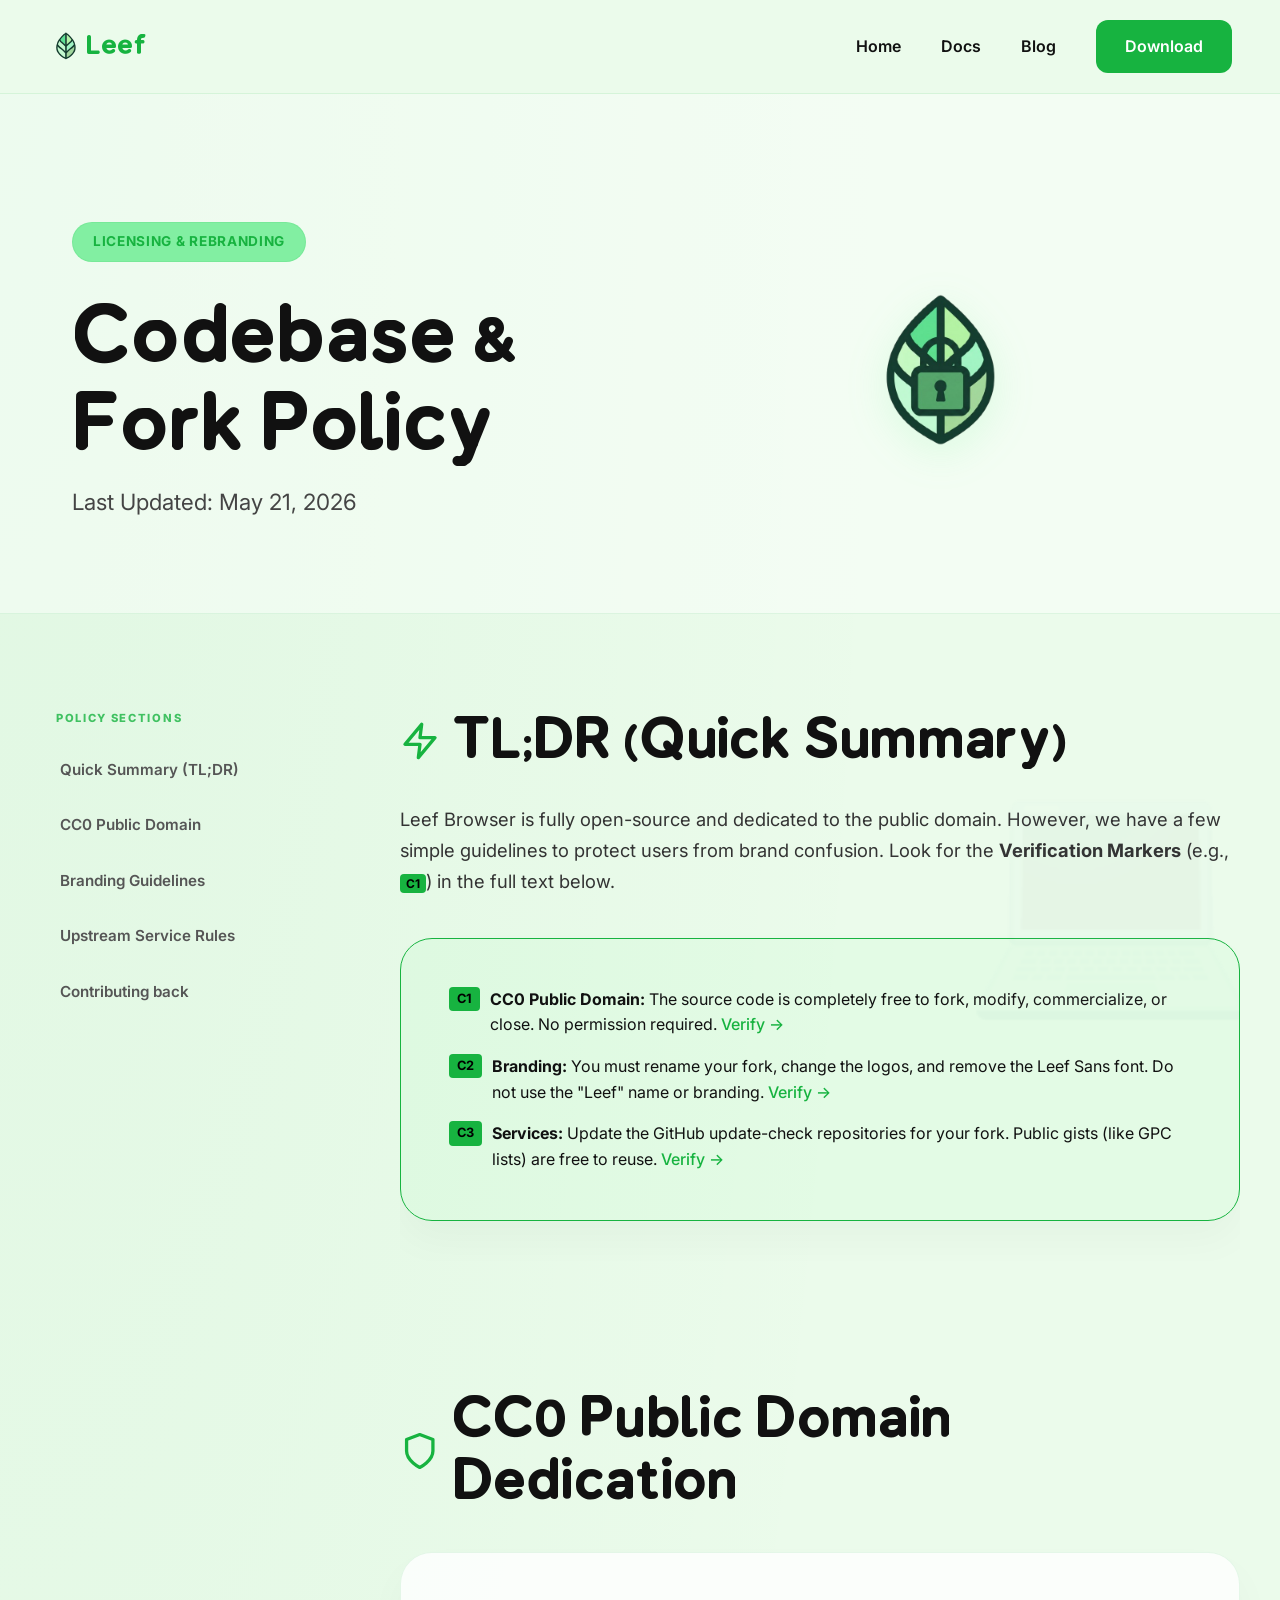
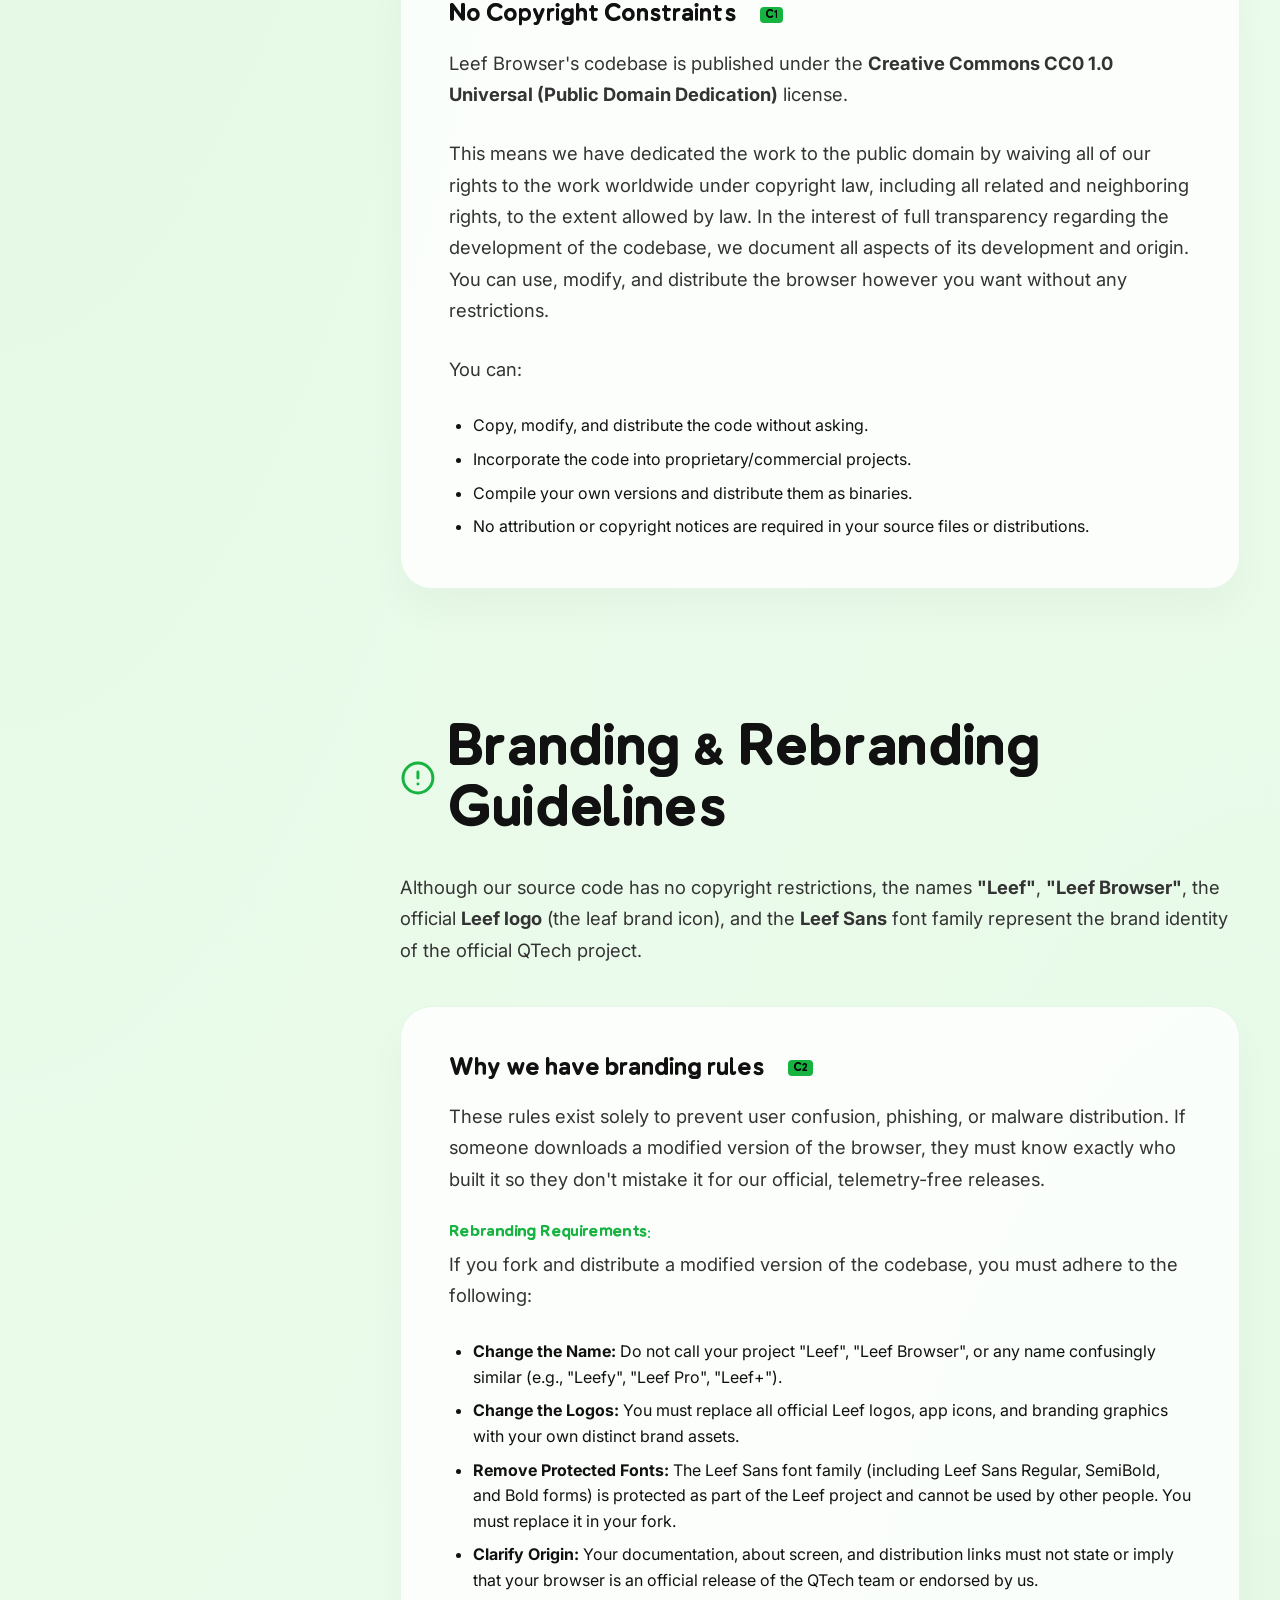
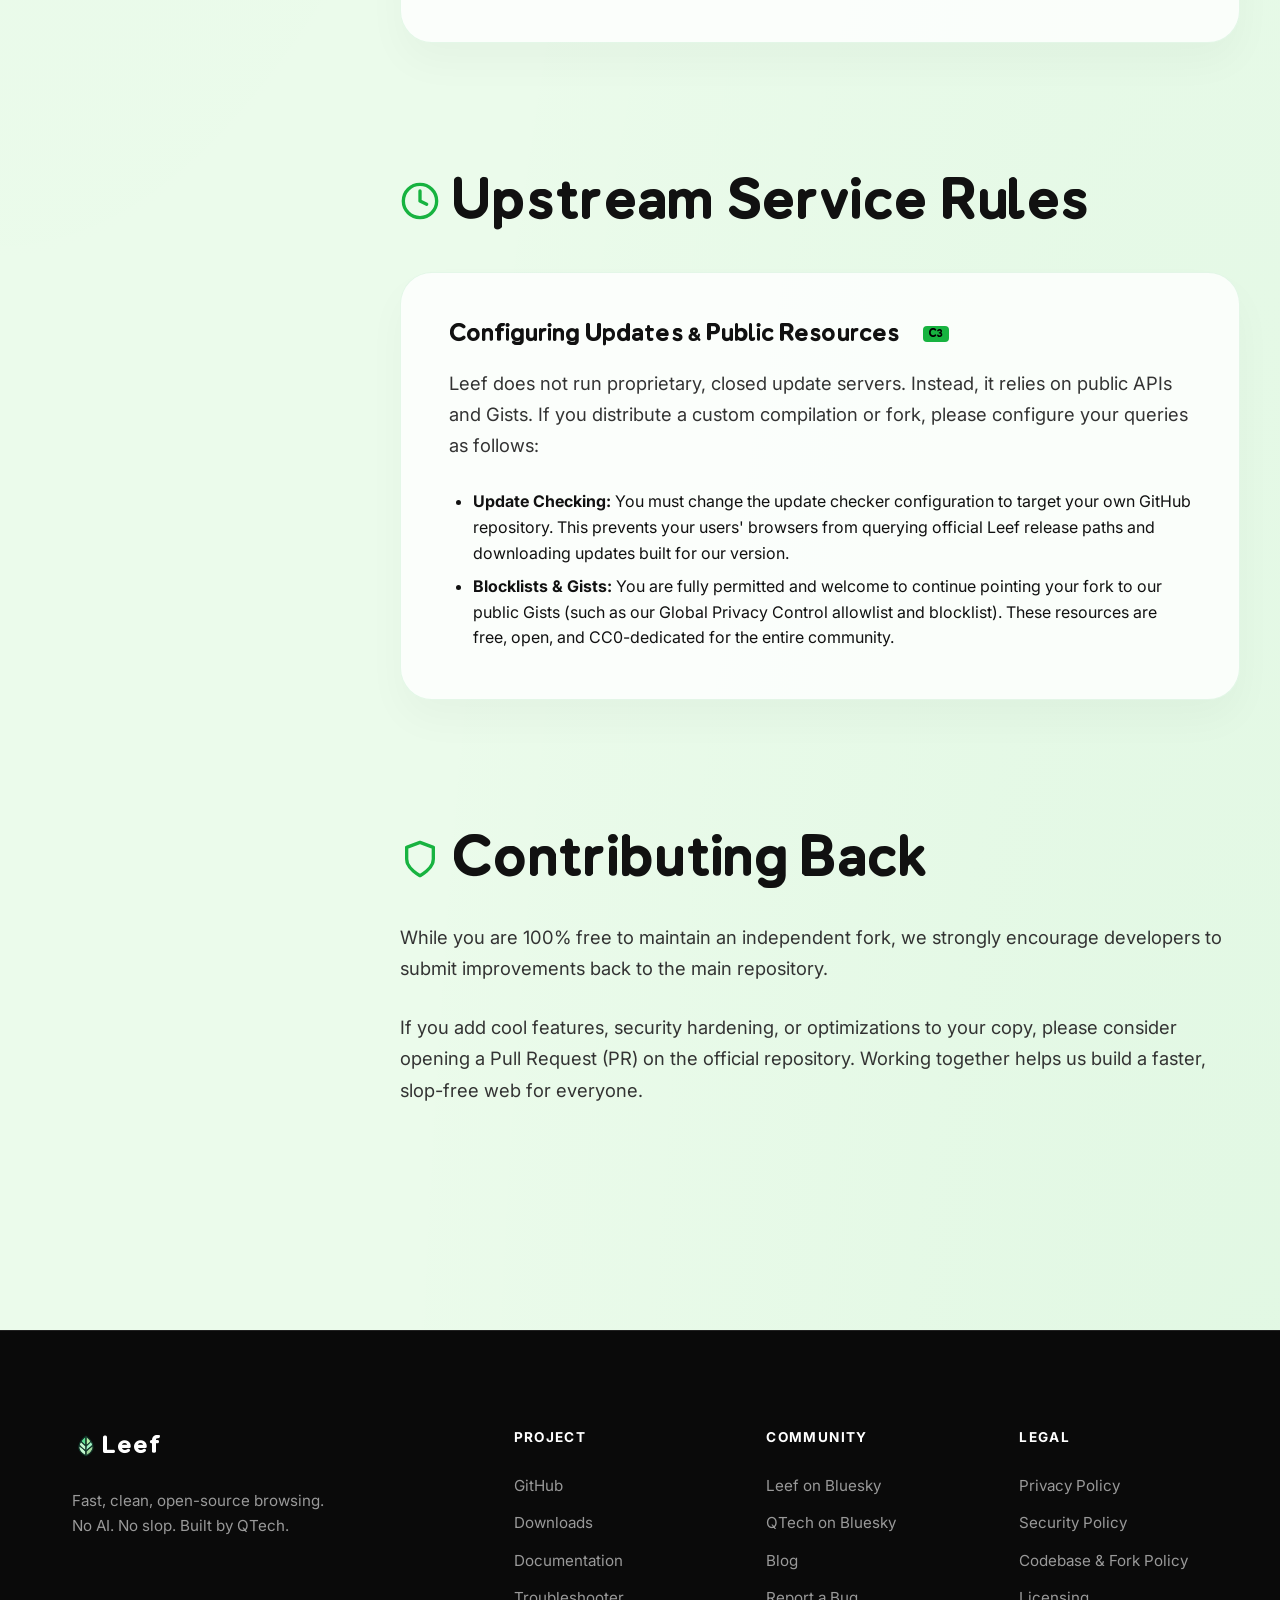
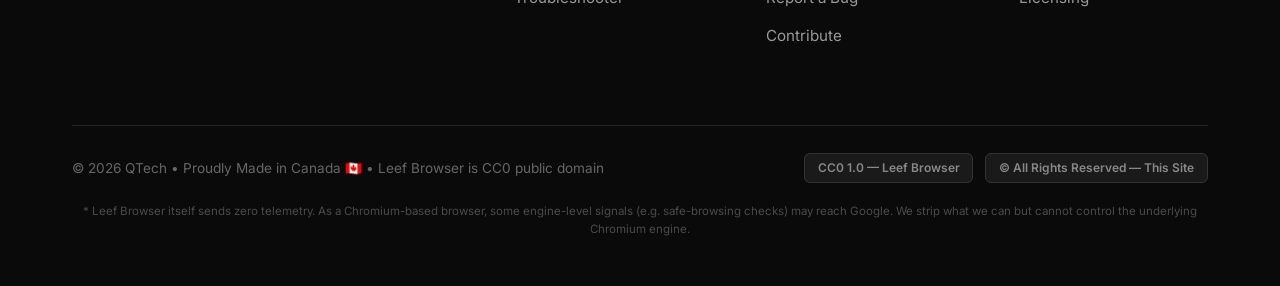
<file: codebase-policy.html>
<!DOCTYPE html>
<html lang="en">

<head>
  <meta charset="UTF-8">
  <meta name="viewport" content="width=device-width, initial-scale=1.0">
  <title>Codebase & Fork Policy - Leef Browser</title>
  <meta name="description"
    content="Official Codebase & Fork Policy for Leef Browser. Guidelines on using the CC0 public domain codebase, branding rules, and rebranding requirements.">
  <link rel="stylesheet" href="style.css?v=1.0.8">
  <link rel="icon" type="image/svg+xml" href="logo.svg">
  <!-- Canonical URL -->
  <link rel="canonical" href="https://leefbrowser.site/codebase-policy">

  <!-- Open Graph -->
  <meta property="og:type" content="website">
  <meta property="og:url" content="https://leefbrowser.site/codebase-policy">
  <meta property="og:title" content="Codebase & Fork Policy - Leef Browser">
  <meta property="og:description" content="Official Codebase & Fork Policy for Leef Browser. Guidelines on using the CC0 public domain codebase, branding rules, and rebranding requirements.">
  <meta property="og:image" content="https://leefbrowser.site/logo.svg">
  <meta property="og:site_name" content="Leef Browser">

  <!-- Twitter / X Card -->
  <meta name="twitter:card" content="summary">
  <meta name="twitter:title" content="Codebase & Fork Policy - Leef Browser">
  <meta name="twitter:description" content="Official Codebase & Fork Policy for Leef Browser. Guidelines on using the CC0 public domain codebase, branding rules, and rebranding requirements.">
  <meta name="twitter:image" content="https://leefbrowser.site/logo.svg">
</head>

<body class="docs-page">
  <a href="#main-content" class="skip-link">Skip to main content</a>
  <nav class="navbar">
    <a href="./" class="brand">
      <img src="logo.svg" alt="Leef Logo" width="32" height="32">
      Leef
    </a>
    <div class="nav-links">
      <a href="./">Home</a>
      <a href="docs">Docs</a>
      <a href="https://madebyqtech.substack.com" target="_blank" rel="noopener noreferrer">Blog</a>
      <a href="downloads" class="btn btn-primary" id="nav-download">Download</a>
    </div>
  </nav>

  <header class="docs-hero">
    <div class="container" style="display: flex; align-items: center; gap: 4rem; flex-wrap: wrap;">
      <div style="flex: 1; min-width: 300px;">
        <div class="pill-beta">Licensing & Rebranding</div>
        <h1>Codebase & Fork Policy</h1>
        <p>Last Updated: May 21, 2026</p>
      </div>
      <div style="flex: 1; min-width: 300px; display: flex; justify-content: center;">
        <img src="privacy-hero-v2.png" alt="Codebase Illustration"
          style="width: 100%; max-width: 200px; filter: drop-shadow(0 10px 20px rgba(90, 239, 126, 0.15));">
      </div>
    </div>
  </header>

  <main id="main-content" class="container docs-container">
    <aside class="docs-sidebar">
      <nav class="sidebar-nav">
        <div class="sidebar-heading">Policy Sections</div>
        <a href="#tldr" class="sidebar-link">Quick Summary (TL;DR)</a>
        <a href="#cc0" class="sidebar-link active">CC0 Public Domain</a>
        <a href="#trademark" class="sidebar-link">Branding Guidelines</a>
        <a href="#services" class="sidebar-link">Upstream Service Rules</a>
        <a href="#contributions" class="sidebar-link">Contributing back</a>
      </nav>
    </aside>

    <article class="docs-content">
      <section id="tldr" class="docs-section" style="position: relative; overflow: hidden;">
        <div
          style="position: absolute; top: -20px; right: -20px; font-size: 15rem; opacity: 0.03; pointer-events: none; color: var(--primary-color);">
          💻</div>
        <h2 style="display: flex; align-items: center; gap: 12px;">
          <svg viewBox="0 0 24 24" width="28" height="28" stroke="var(--primary-color)" stroke-width="2" fill="none"
            stroke-linecap="round" stroke-linejoin="round">
            <polyline points="13 2 3 14 12 14 11 22 21 10 12 10 13 2"></polyline>
          </svg>
          TL;DR (Quick Summary)
        </h2>
        <p>Leef Browser is fully open-source and dedicated to the public domain. However, we have a few simple
          guidelines to protect users from brand confusion. Look for the <strong>Verification Markers</strong> (e.g.,
          <span
            style="background: var(--primary-color); color: black; padding: 2px 6px; border-radius: 4px; font-size: 0.75rem; font-weight: bold;">C1</span>)
          in the full text below.</p>
        <div class="docs-card" style="background: rgba(90, 239, 126, 0.05); border: 1.5px solid var(--primary-color);">
          <ul style="list-style: none; display: grid; gap: 1rem;">
            <li style="display: flex; align-items: flex-start; gap: 10px;">
              <span
                style="background: var(--primary-color); color: black; padding: 2px 8px; border-radius: 4px; font-size: 0.8rem; font-weight: bold; flex-shrink: 0;">C1</span>
              <span><strong>CC0 Public Domain:</strong> The source code is completely free to fork, modify,
                commercialize, or close. No permission required. <a href="#cc0"
                  style="color: var(--primary-color); font-weight: 500;">Verify &rarr;</a></span>
            </li>
            <li style="display: flex; align-items: flex-start; gap: 10px;">
              <span
                style="background: var(--primary-color); color: black; padding: 2px 8px; border-radius: 4px; font-size: 0.8rem; font-weight: bold; flex-shrink: 0;">C2</span>
              <span><strong>Branding:</strong> You must rename your fork, change the logos, and remove the Leef Sans font. Do not use the "Leef"
                name or branding. <a href="#trademark" style="color: var(--primary-color); font-weight: 500;">Verify
                  &rarr;</a></span>
            </li>
            <li style="display: flex; align-items: flex-start; gap: 10px;">
              <span
                style="background: var(--primary-color); color: black; padding: 2px 8px; border-radius: 4px; font-size: 0.8rem; font-weight: bold; flex-shrink: 0;">C3</span>
              <span><strong>Services:</strong> Update the GitHub update-check repositories for your fork. Public gists
                (like GPC lists) are free to reuse. <a href="#services"
                  style="color: var(--primary-color); font-weight: 500;">Verify &rarr;</a></span>
            </li>
          </ul>
        </div>
      </section>

      <section id="cc0" class="docs-section">
        <h2 style="display: flex; align-items: center; gap: 12px;">
          <svg viewBox="0 0 24 24" width="28" height="28" stroke="var(--primary-color)" stroke-width="2" fill="none"
            stroke-linecap="round" stroke-linejoin="round">
            <path d="M12 22s8-4 8-10V5l-8-3-8 3v7c0 6 8 10 8 10z"></path>
          </svg>
          CC0 Public Domain Dedication
        </h2>
        <div class="docs-card">
          <h4>No Copyright Constraints <span
              style="background: var(--primary-color); color: black; padding: 2px 6px; border-radius: 4px; font-size: 0.7rem; vertical-align: middle; margin-left: 8px;">C1</span>
          </h4>
          <p>Leef Browser's codebase is published under the <strong>Creative Commons CC0 1.0 Universal (Public Domain
              Dedication)</strong> license.</p>
          <p>This means we have dedicated the work to the public domain by waiving all of our rights to the work
            worldwide under copyright law, including all related and neighboring rights, to the extent allowed by law. In the interest of full transparency regarding the development of the codebase, we document all aspects of its <a href="disclosure" style="color: inherit; text-decoration: none; cursor: text;">development and origin</a>. You can use, modify, and distribute the browser however you want without any restrictions.
          </p>
          <p>You can:</p>
          <ul style="list-style-type: disc; padding-left: 1.5rem; margin-top: 0.5rem; display: grid; gap: 0.5rem;">
            <li>Copy, modify, and distribute the code without asking.</li>
            <li>Incorporate the code into proprietary/commercial projects.</li>
            <li>Compile your own versions and distribute them as binaries.</li>
            <li>No attribution or copyright notices are required in your source files or distributions.</li>
          </ul>
        </div>
      </section>

      <section id="trademark" class="docs-section">
        <h2 style="display: flex; align-items: center; gap: 12px;">
          <svg viewBox="0 0 24 24" width="28" height="28" stroke="var(--primary-color)" stroke-width="2" fill="none"
            stroke-linecap="round" stroke-linejoin="round">
            <circle cx="12" cy="12" r="10"></circle>
            <path d="M12 8v4"></path>
            <path d="M12 16h.01"></path>
          </svg>
          Branding & Rebranding Guidelines
        </h2>
        <p>Although our source code has no copyright restrictions, the names <strong>"Leef"</strong>, <strong>"Leef
            Browser"</strong>, the official <strong>Leef logo</strong> (the leaf brand icon), and the <strong>Leef Sans</strong> font family represent the brand
          identity of the official QTech project.</p>

        <div class="docs-card">
          <h4>Why we have branding rules <span
              style="background: var(--primary-color); color: black; padding: 2px 6px; border-radius: 4px; font-size: 0.7rem; vertical-align: middle; margin-left: 8px;">C2</span>
          </h4>
          <p>These rules exist solely to prevent user confusion, phishing, or malware distribution. If someone downloads
            a modified version of the browser, they must know exactly who built it so they don't mistake it for our
            official, telemetry-free releases.</p>

          <h5 style="margin-top: 1rem; margin-bottom: 0.5rem; font-size: 1rem; color: var(--primary-color);">Rebranding
            Requirements:</h5>
          <p>If you fork and distribute a modified version of the codebase, you must adhere to the following:</p>
          <ul style="list-style-type: disc; padding-left: 1.5rem; display: grid; gap: 0.5rem; margin-top: 0.5rem;">
            <li><strong>Change the Name:</strong> Do not call your project "Leef", "Leef Browser", or any name
              confusingly similar (e.g., "Leefy", "Leef Pro", "Leef+").</li>
            <li><strong>Change the Logos:</strong> You must replace all official Leef logos, app icons, and branding
              graphics with your own distinct brand assets.</li>
            <li><strong>Remove Protected Fonts:</strong> The Leef Sans font family (including Leef Sans Regular, SemiBold, and Bold forms) is protected as part of the Leef project and cannot be used by other people. You must replace it in your fork.</li>
            <li><strong>Clarify Origin:</strong> Your documentation, about screen, and distribution links must not state
              or imply that your browser is an official release of the QTech team or endorsed by us.</li>
          </ul>
        </div>
      </section>

      <section id="services" class="docs-section">
        <h2 style="display: flex; align-items: center; gap: 12px;">
          <svg viewBox="0 0 24 24" width="28" height="28" stroke="var(--primary-color)" stroke-width="2" fill="none"
            stroke-linecap="round" stroke-linejoin="round">
            <circle cx="12" cy="12" r="10"></circle>
            <polyline points="12 6 12 12 16 14"></polyline>
          </svg>
          Upstream Service Rules
        </h2>
        <div class="docs-card">
          <h4>Configuring Updates & Public Resources <span
              style="background: var(--primary-color); color: black; padding: 2px 6px; border-radius: 4px; font-size: 0.7rem; vertical-align: middle; margin-left: 8px;">C3</span>
          </h4>
          <p>Leef does not run proprietary, closed update servers. Instead, it relies on public APIs and Gists. If you
            distribute a custom compilation or fork, please configure your queries as follows:</p>
          <ul style="list-style-type: disc; padding-left: 1.5rem; margin-top: 0.5rem; display: grid; gap: 0.5rem;">
            <li><strong>Update Checking:</strong> You must change the update checker configuration to target your own
              GitHub repository. This prevents your users' browsers from querying official Leef release paths and
              downloading updates built for our version.</li>
            <li><strong>Blocklists & Gists:</strong> You are fully permitted and welcome to continue pointing your fork
              to our public Gists (such as our Global Privacy Control allowlist and blocklist). These resources are
              free, open, and CC0-dedicated for the entire community.</li>
          </ul>
        </div>
      </section>

      <section id="contributions" class="docs-section">
        <h2 style="display: flex; align-items: center; gap: 12px;">
          <svg viewBox="0 0 24 24" width="28" height="28" stroke="var(--primary-color)" stroke-width="2" fill="none"
            stroke-linecap="round" stroke-linejoin="round">
            <path d="M12 22s8-4 8-10V5l-8-3-8 3v7c0 6 8 10 8 10z"></path>
          </svg>
          Contributing Back
        </h2>
        <p>While you are 100% free to maintain an independent fork, we strongly encourage developers to submit
          improvements back to the main repository.</p>
        <p>If you add cool features, security hardening, or optimizations to your copy, please consider opening a Pull
          Request (PR) on the official repository. Working together helps us build a faster, slop-free web for everyone.
        </p>
      </section>
    </article>
  </main>

  <footer class="main-footer">
    <div class="container">
      <div class="footer-grid">
        <div class="footer-brand-col">
          <div class="brand-footer">
            <img src="logo.svg" alt="Leef Logo" width="24" height="24">
            Leef
          </div>
          <p class="footer-tagline">Fast, clean, open-source browsing.<br>No AI. No slop. Built by QTech.</p>
        </div>

        <div class="footer-links-col">
          <div class="footer-heading">Project</div>
          <ul class="footer-list">
            <li><a href="https://github.com/git-QTech/leef">GitHub</a></li>
            <li><a href="downloads">Downloads</a></li>
            <li><a href="docs">Documentation</a></li>
            <li><a href="troubleshooter">Troubleshooter</a></li>
          </ul>
        </div>

        <div class="footer-links-col">
          <div class="footer-heading">Community</div>
          <ul class="footer-list">
            <li><a href="https://bsky.app/profile/leefbrowser.bsky.social">Leef on Bluesky</a></li>
            <li><a href="https://bsky.app/profile/qtech.bsky.social">QTech on Bluesky</a></li>
            <li><a href="https://madebyqtech.substack.com" target="_blank">Blog</a></li>
            <li><a href="docs#bug-reporting">Report a Bug</a></li>
            <li><a href="https://github.com/git-QTech/leef/issues">Contribute</a></li>
          </ul>
        </div>

        <div class="footer-links-col">
          <div class="footer-heading">Legal</div>
          <ul class="footer-list">
            <li><a href="privacy">Privacy Policy</a></li>
            <li><a href="security">Security Policy</a></li>
            <li><a href="codebase-policy">Codebase & Fork Policy</a></li>
            <li><a href="licensing">Licensing</a></li>
          </ul>
        </div>
      </div>

      <div class="footer-bottom">
        <div class="footer-bottom-left">
          &copy; 2026 QTech &bull; Proudly Made in Canada 🇨🇦 &bull; Leef Browser is CC0 public domain
        </div>
        <div class="footer-bottom-right">
          <span class="license-pill">CC0 1.0 — Leef Browser</span>
          <span class="license-pill" style="margin-left: 0.5rem;">&copy; All Rights Reserved — This Site</span>
        </div>
      </div>
      <p style="font-size: 0.72rem; opacity: 0.45; text-align: center; margin-top: 1.5rem; line-height: 1.5;">* Leef Browser
        itself sends zero telemetry. As a Chromium-based browser, some engine-level signals (e.g. safe-browsing checks)
        may reach Google. We strip what we can but cannot control the underlying Chromium engine.</p>
    </div>
  </footer>

  <script>
    // Simple script for sidebar active state
    window.addEventListener('scroll', () => {
      const sections = document.querySelectorAll('.docs-section');
      const navLinks = document.querySelectorAll('.sidebar-link');
      let current = '';
      sections.forEach(section => {
        const sectionTop = section.offsetTop;
        if (pageYOffset >= sectionTop - 200) {
          current = section.getAttribute('id');
        }
      });
      navLinks.forEach(link => {
        link.classList.remove('active');
        if (current && link.getAttribute('href').includes(current)) {
          link.classList.add('active');
        }
      });
    });
  </script>
</body>

</html>
</file>
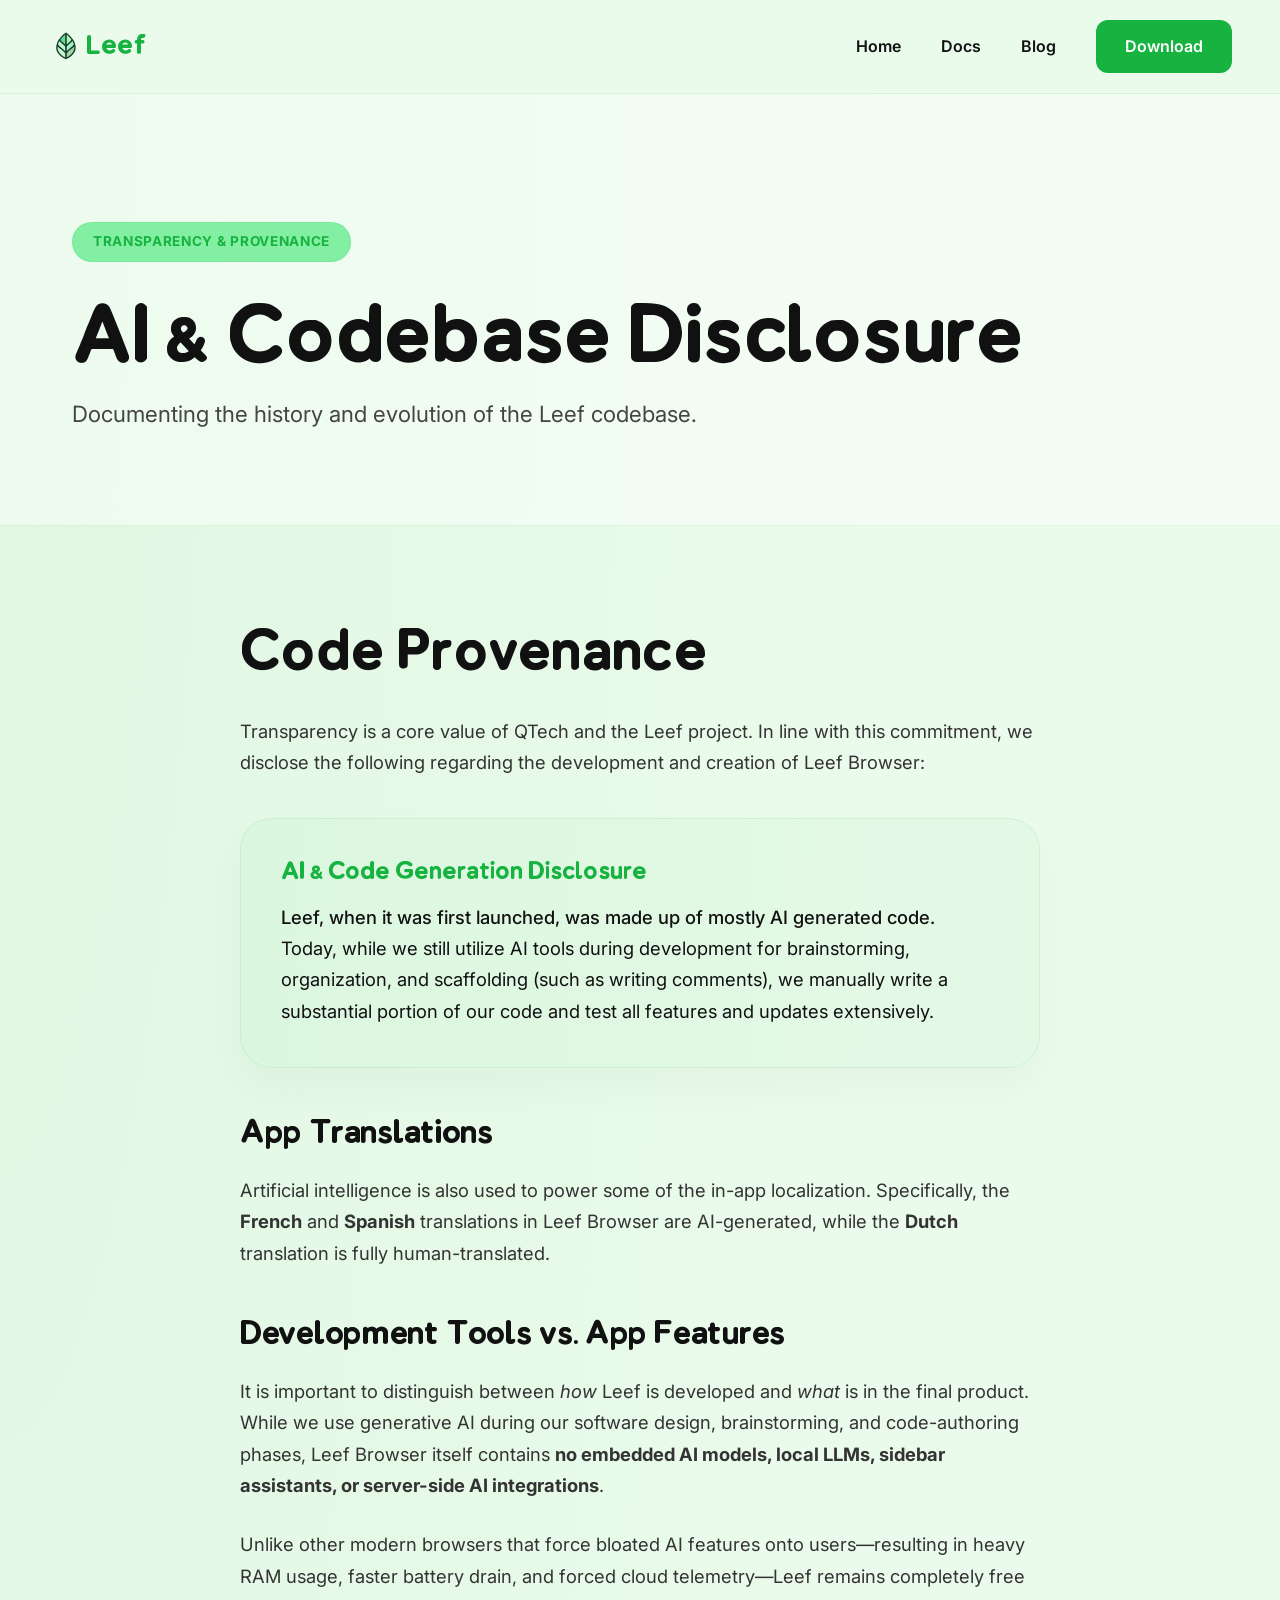
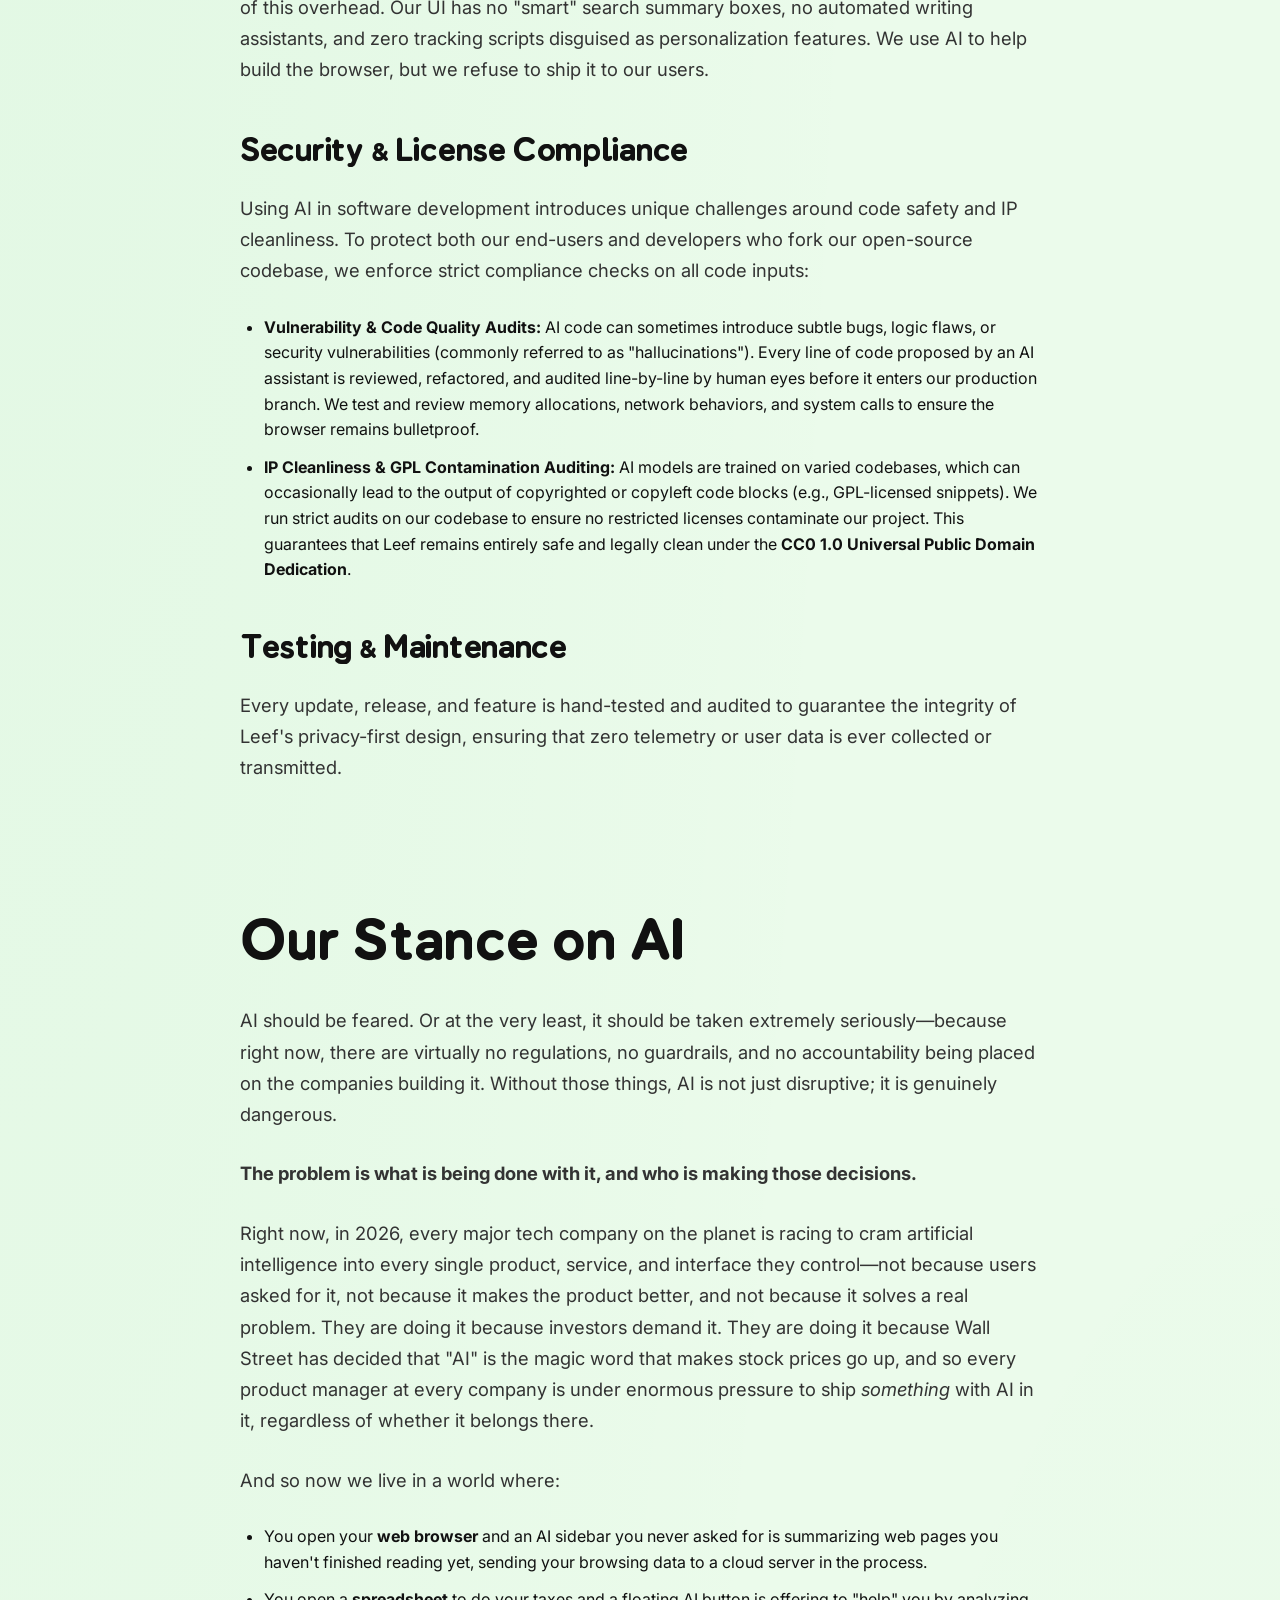
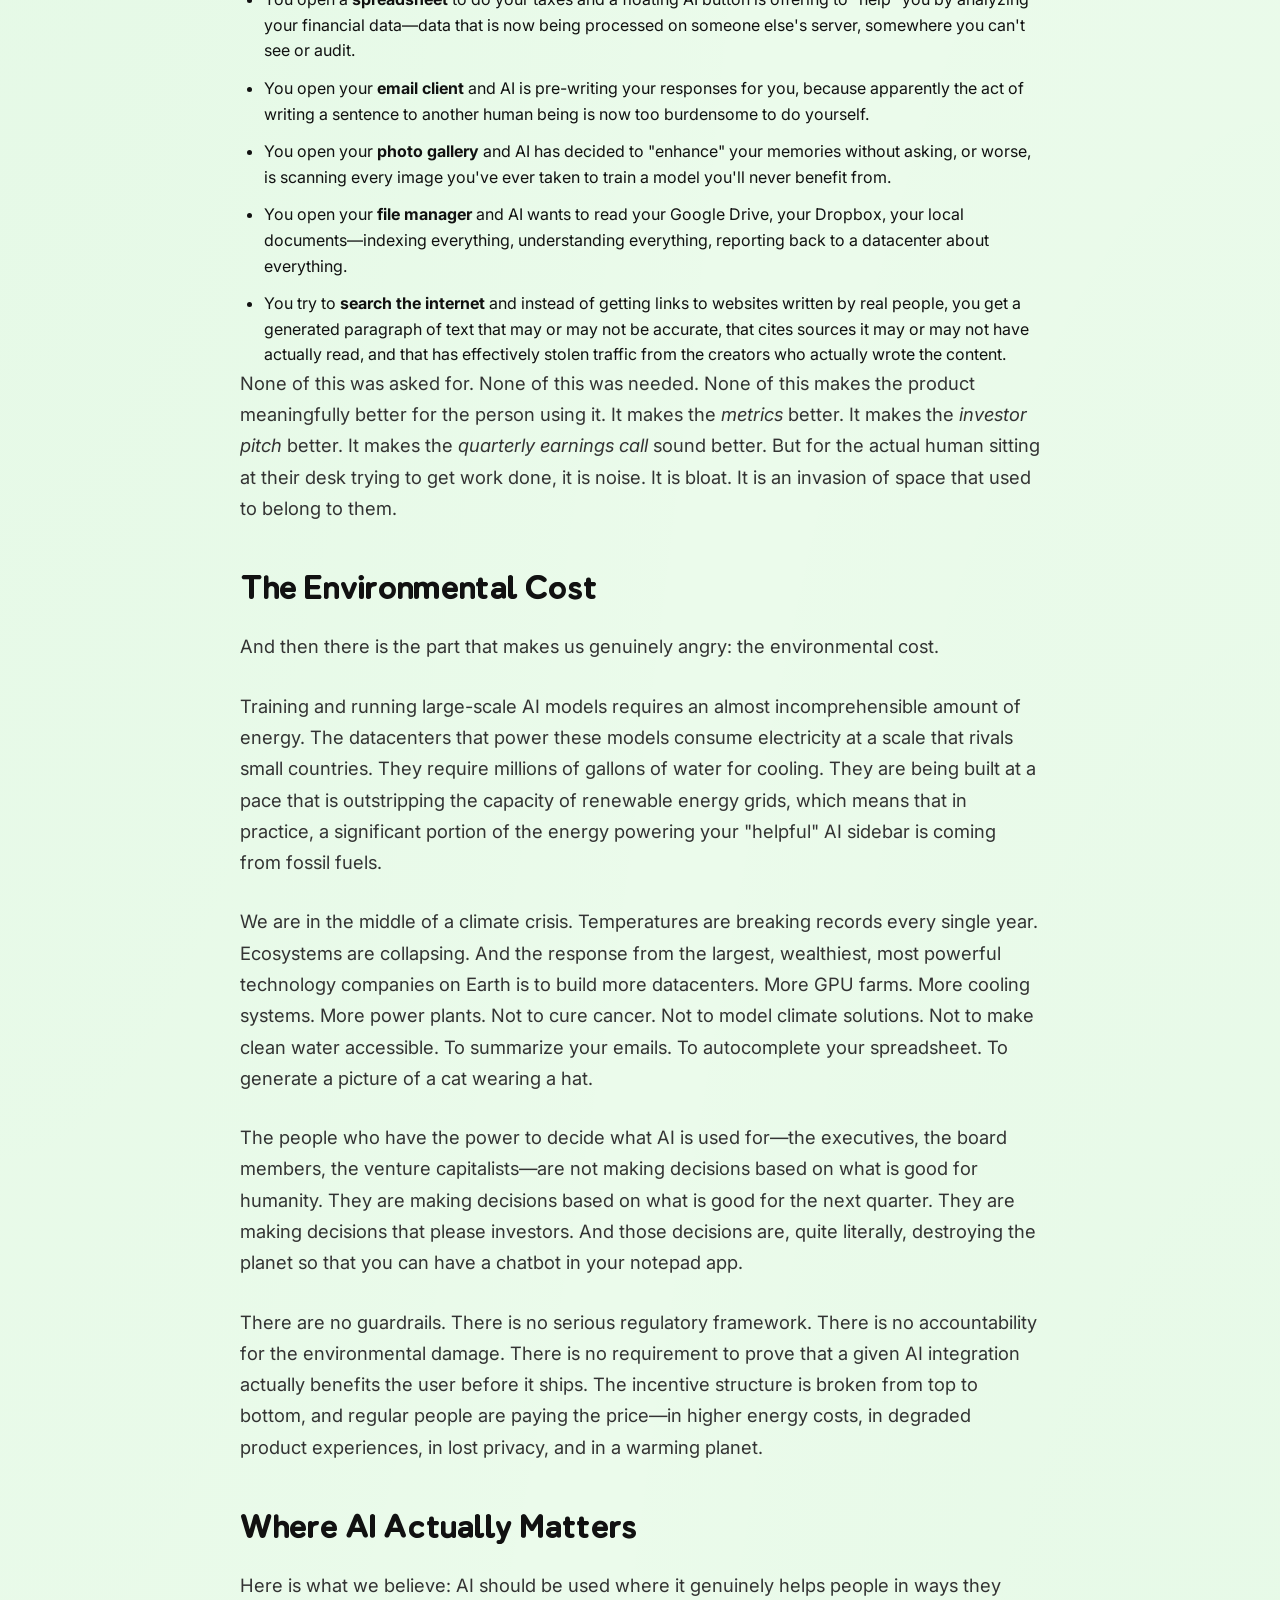
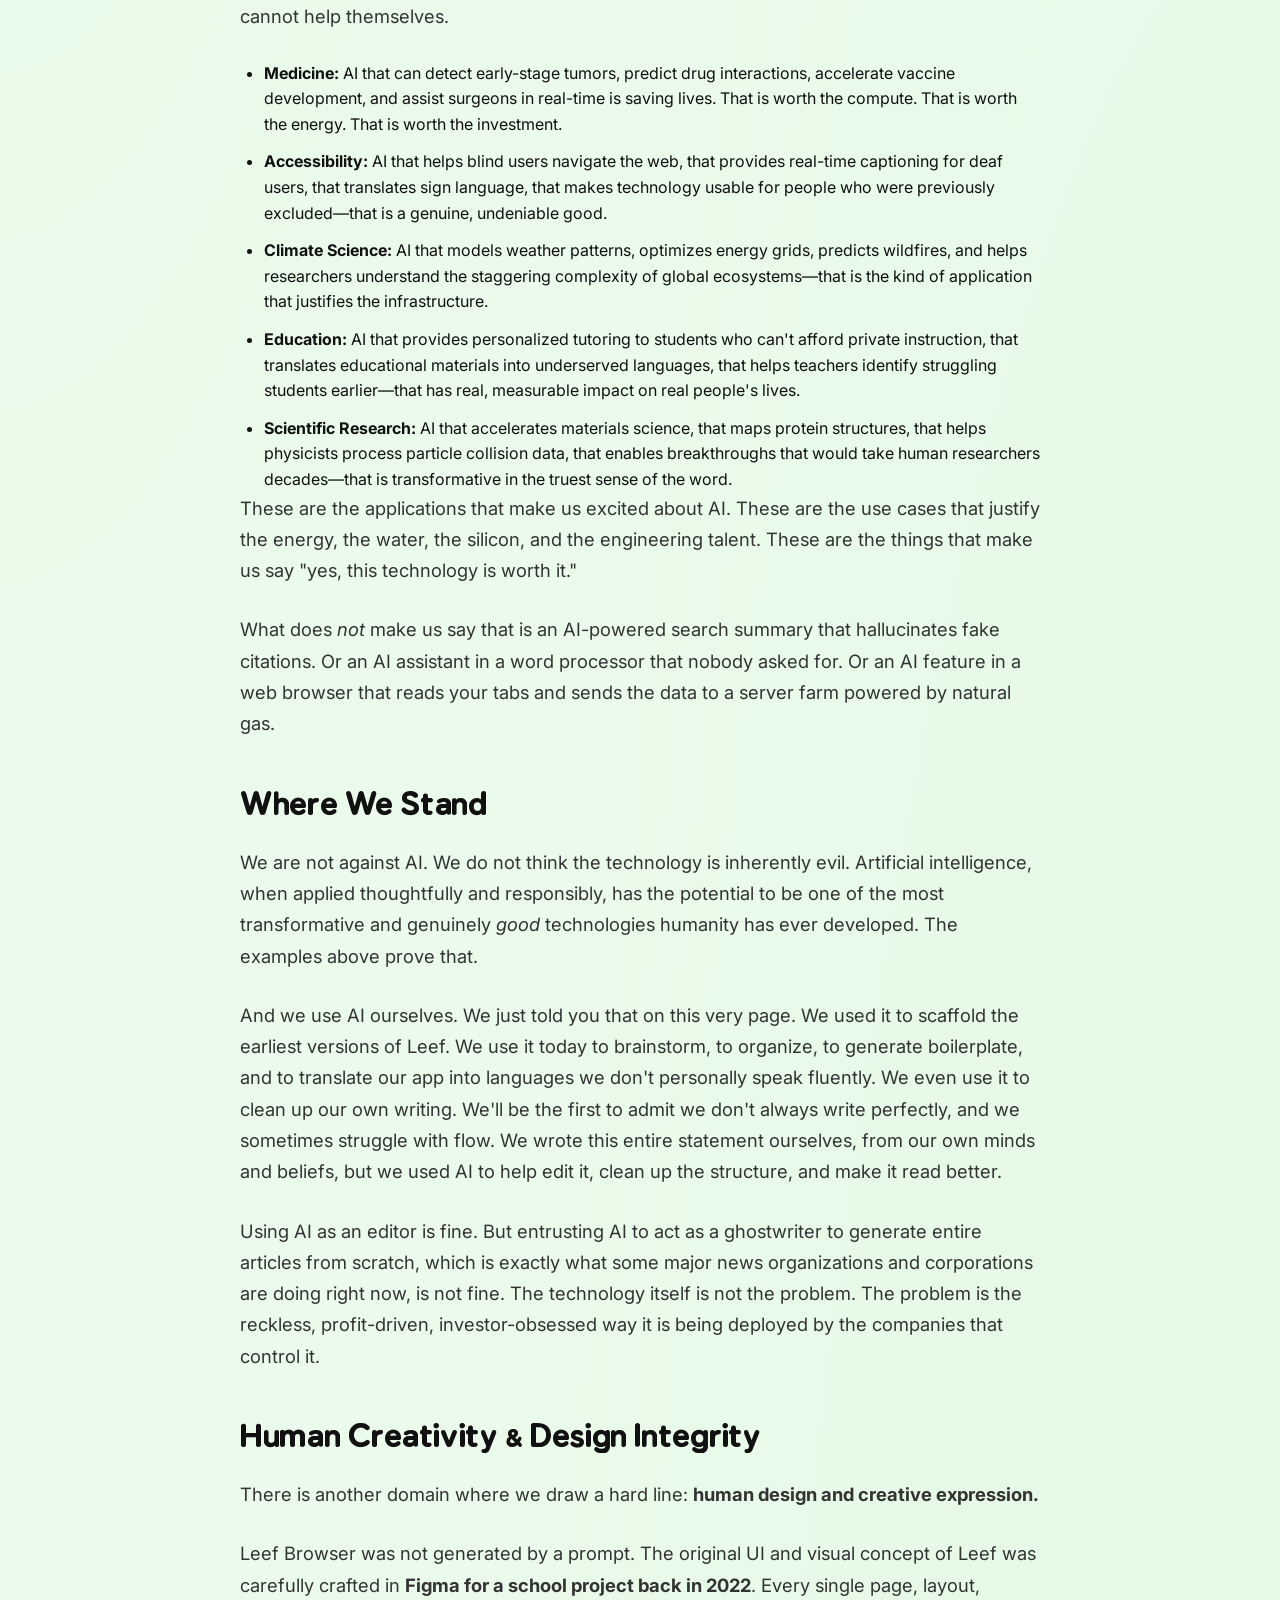
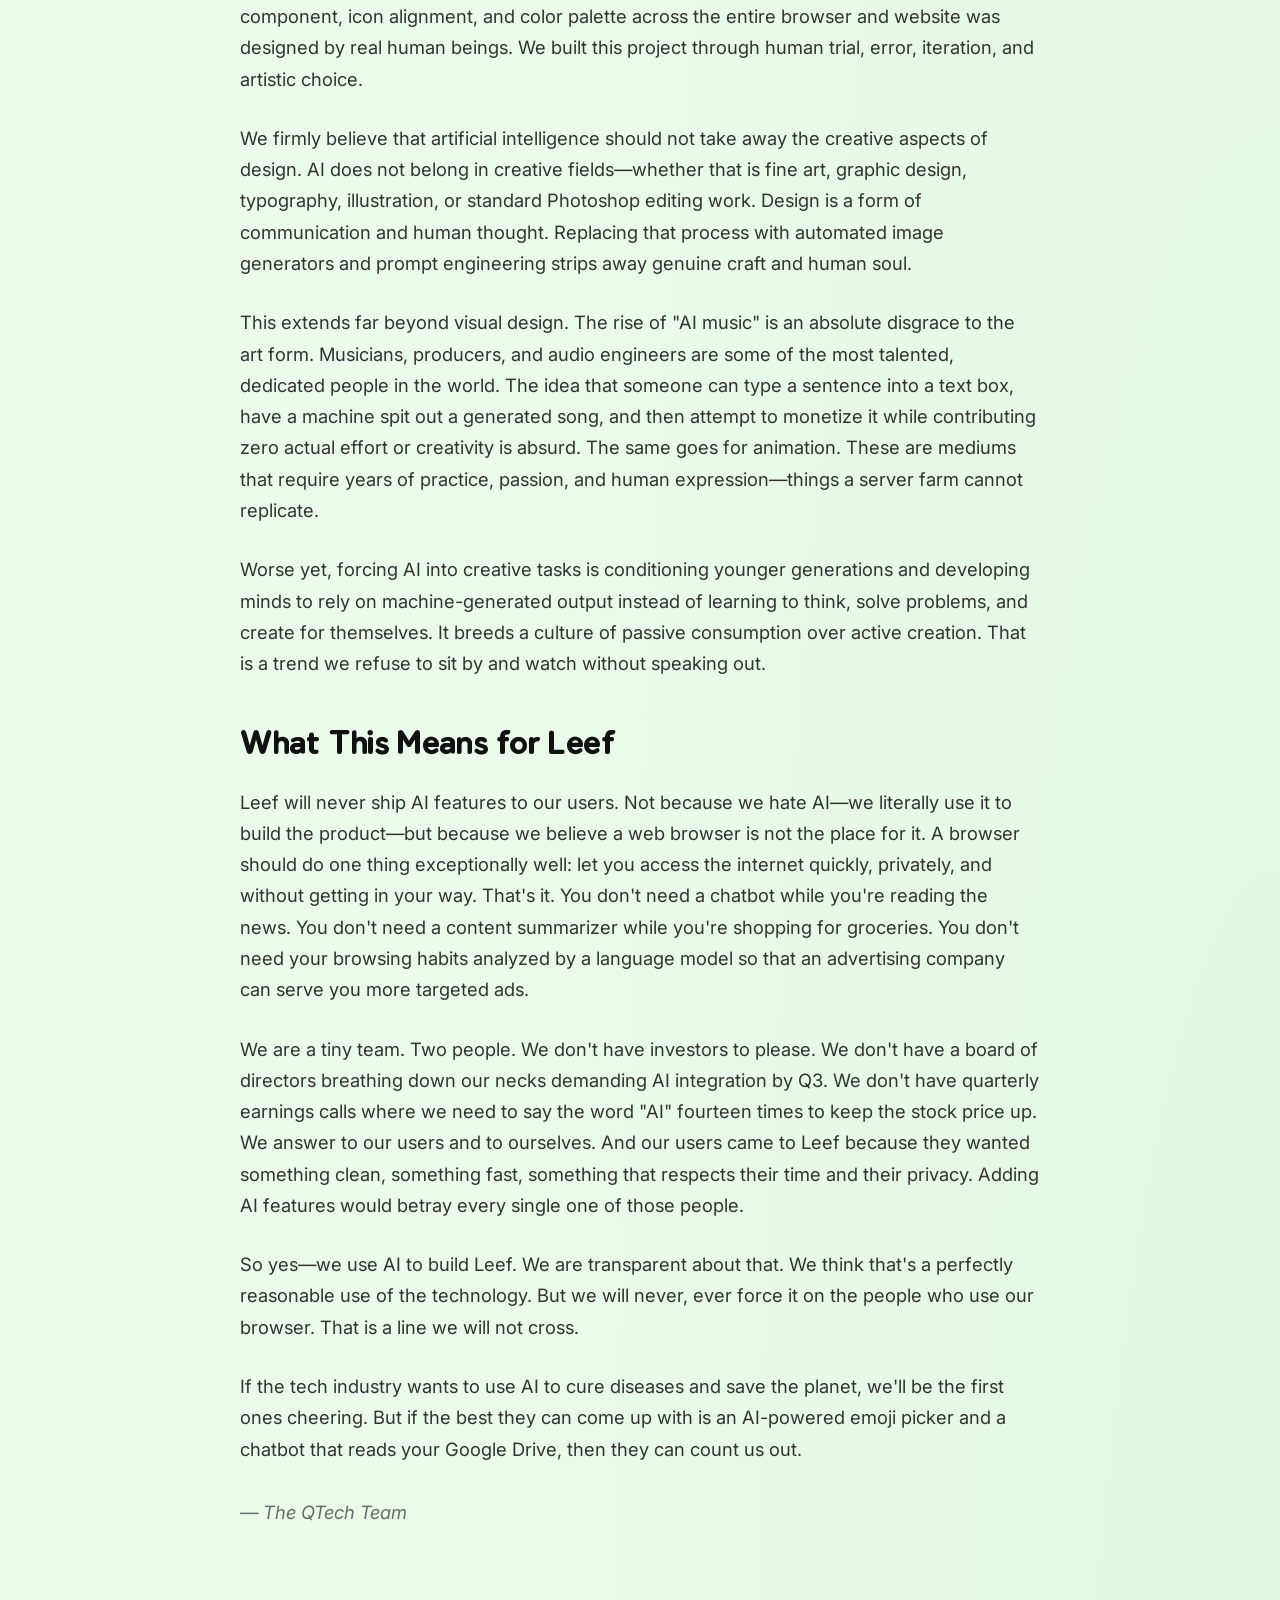
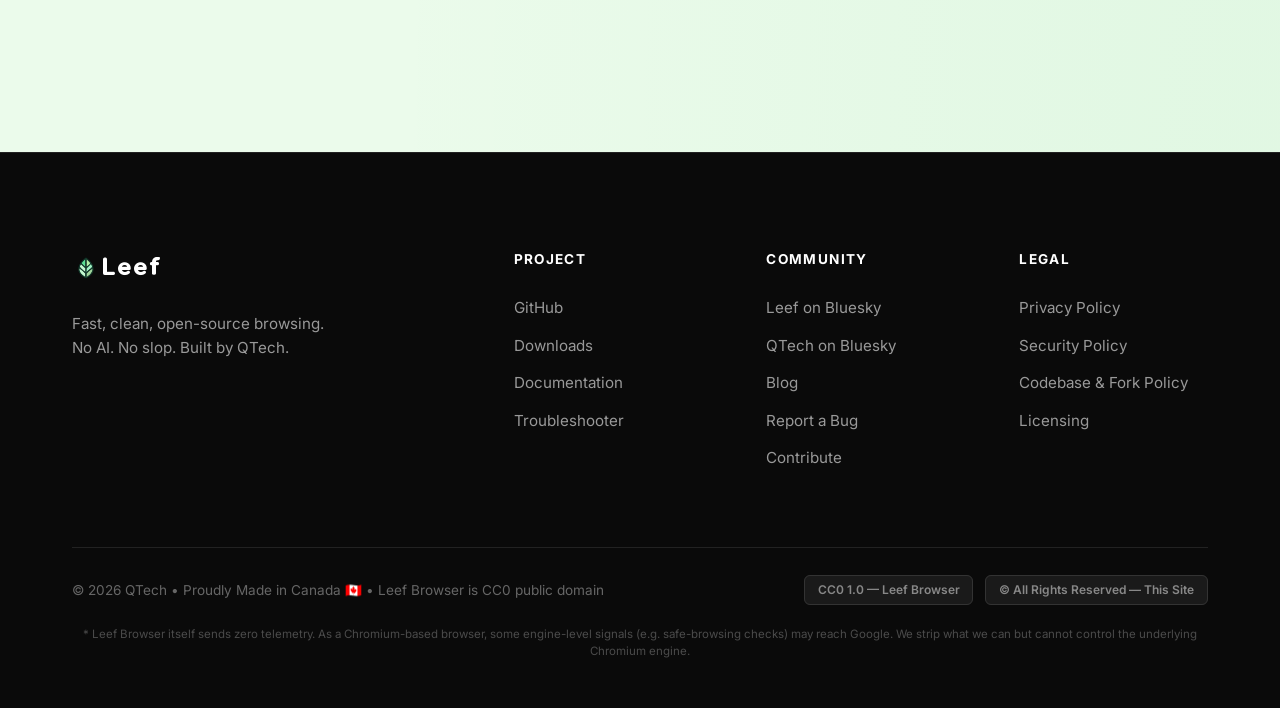
<file: disclosure.html>
<!DOCTYPE html>
<html lang="en">

<head>
  <meta charset="UTF-8">
  <meta name="viewport" content="width=device-width, initial-scale=1.0">
  <title>Transparency Disclosure - Leef Browser</title>
  <meta name="robots" content="noindex, nofollow">
  <link rel="stylesheet" href="style.css?v=1.0.9">
  <link rel="icon" type="image/svg+xml" href="logo.svg">
  <link rel="canonical" href="https://leefbrowser.site/disclosure">

  <!-- Open Graph -->
  <meta property="og:type" content="website">
  <meta property="og:url" content="https://leefbrowser.site/disclosure">
  <meta property="og:title" content="Transparency Disclosure - Leef Browser">
  <meta property="og:description" content="AI usage and code provenance disclosure for Leef Browser.">
  <meta property="og:image" content="https://leefbrowser.site/logo.svg">
  <meta property="og:site_name" content="Leef Browser">
</head>

<body class="docs-page">
  <a href="#main-content" class="skip-link">Skip to main content</a>
  <nav class="navbar">
    <a href="./" class="brand">
      <img src="logo.svg" alt="Leef Logo" width="32" height="32">
      Leef
    </a>
    <div class="nav-links">
      <a href="./">Home</a>
      <a href="docs">Docs</a>
      <a href="https://madebyqtech.substack.com" target="_blank" rel="noopener noreferrer">Blog</a>
      <a href="downloads" class="btn btn-primary" id="nav-download">Download</a>
    </div>
  </nav>

  <header class="docs-hero">
    <div class="container" style="display: flex; align-items: center; gap: 4rem; flex-wrap: wrap;">
      <div style="flex: 1; min-width: 300px;">
        <div class="pill-beta">Transparency & Provenance</div>
        <h1>AI & Codebase Disclosure</h1>
        <p>Documenting the history and evolution of the Leef codebase.</p>
      </div>
    </div>
  </header>

  <main id="main-content" class="container docs-container" style="grid-template-columns: 1fr;">
    <article class="docs-content" style="max-width: 800px; margin: 0 auto;">
      <section class="docs-section">
        <h2>Code Provenance</h2>
        <p>Transparency is a core value of QTech and the Leef project. In line with this commitment, we disclose the
          following regarding the development and creation of Leef Browser:</p>

        <div class="docs-card"
          style="background: rgba(23, 179, 64, 0.03); border: 1.5px solid var(--overlay-border); padding: 2.5rem;">
          <h4 style="margin-bottom: 1rem; color: var(--primary-color);">AI &amp; Code Generation Disclosure</h4>
          <p style="font-size: 1.15rem; line-height: 1.7; color: var(--text-dark); margin: 0; font-weight: 500;">
            Leef, when it was first launched, was made up of mostly AI generated code.
          </p>
          <p style="margin-top: 1rem; line-height: 1.7; color: var(--text-dark); margin: 0;">
            Today, while we still utilize AI tools during development for brainstorming, organization, and scaffolding
            (such as writing comments), we manually write a substantial portion of our code and test all features and
            updates extensively.
          </p>
        </div>

        <h3 style="margin-top: 3rem;">App Translations</h3>
        <p>Artificial intelligence is also used to power some of the in-app localization. Specifically, the
          <strong>French</strong> and <strong>Spanish</strong> translations in Leef Browser are AI-generated, while the
          <strong>Dutch</strong> translation is fully human-translated.
        </p>

        <h3 style="margin-top: 3rem;">Development Tools vs. App Features</h3>
        <p>It is important to distinguish between <em>how</em> Leef is developed and <em>what</em> is in the final
          product. While we use generative AI during our software design, brainstorming, and code-authoring phases, Leef
          Browser itself contains <strong>no embedded AI models, local LLMs, sidebar assistants, or server-side AI
            integrations</strong>.</p>
        <p>Unlike other modern browsers that force bloated AI features onto users—resulting in heavy RAM usage, faster
          battery drain, and forced cloud telemetry—Leef remains completely free of this overhead. Our UI has no "smart"
          search summary boxes, no automated writing assistants, and zero tracking scripts disguised as personalization
          features. We use AI to help build the browser, but we refuse to ship it to our users.</p>

        <h3 style="margin-top: 3rem;">Security &amp; License Compliance</h3>
        <p>Using AI in software development introduces unique challenges around code safety and IP cleanliness. To
          protect both our end-users and developers who fork our open-source codebase, we enforce strict compliance
          checks on all code inputs:</p>
        <ul style="list-style-type: disc; padding-left: 1.5rem; display: grid; gap: 0.75rem; margin-top: 0.5rem;">
          <li><strong>Vulnerability &amp; Code Quality Audits:</strong> AI code can sometimes introduce subtle bugs,
            logic flaws, or security vulnerabilities (commonly referred to as "hallucinations"). Every line of code
            proposed by an AI assistant is reviewed, refactored, and audited line-by-line by human eyes before it enters
            our production branch. We test and review memory allocations, network behaviors, and system calls to ensure
            the browser remains bulletproof.</li>
          <li><strong>IP Cleanliness &amp; GPL Contamination Auditing:</strong> AI models are trained on varied
            codebases, which can occasionally lead to the output of copyrighted or copyleft code blocks (e.g.,
            GPL-licensed snippets). We run strict audits on our codebase to ensure no restricted licenses contaminate
            our project. This guarantees that Leef remains entirely safe and legally clean under the <strong>CC0 1.0
              Universal Public Domain Dedication</strong>.</li>
        </ul>

        <h3 style="margin-top: 3rem;">Testing &amp; Maintenance</h3>
        <p>Every update, release, and feature is hand-tested and audited to guarantee the integrity of Leef's
          privacy-first design, ensuring that zero telemetry or user data is ever collected or transmitted.</p>
      </section>

      <section class="docs-section">
        <h2>Our Stance on AI</h2>

        <p>AI should be feared. Or at the very least, it should be taken extremely seriously—because right now, there
          are virtually no regulations, no guardrails, and no accountability being placed on the companies building it.
          Without those things, AI is not just disruptive; it is genuinely dangerous.</p>

        <p><strong>The problem is what is being done with it, and who is making those decisions.</strong></p>

        <p>Right now, in 2026, every major tech company on the planet is racing to cram artificial intelligence into
          every single product, service, and interface they control—not because users asked for it, not because it makes
          the product better, and not because it solves a real problem. They are doing it because investors demand it.
          They are doing it because Wall Street has decided that "AI" is the magic word that makes stock prices go up,
          and so every product manager at every company is under enormous pressure to ship <em>something</em> with AI in
          it, regardless of whether it belongs there.</p>

        <p>And so now we live in a world where:</p>

        <ul style="list-style-type: disc; padding-left: 1.5rem; display: grid; gap: 0.75rem; margin-top: 0.5rem;">
          <li>You open your <strong>web browser</strong> and an AI sidebar you never asked for is summarizing web pages
            you haven't finished reading yet, sending your browsing data to a cloud server in the process.</li>
          <li>You open a <strong>spreadsheet</strong> to do your taxes and a floating AI button is offering to "help"
            you by analyzing your financial data—data that is now being processed on someone else's server, somewhere
            you can't see or audit.</li>
          <li>You open your <strong>email client</strong> and AI is pre-writing your responses for you, because
            apparently the act of writing a sentence to another human being is now too burdensome to do yourself.</li>
          <li>You open your <strong>photo gallery</strong> and AI has decided to "enhance" your memories without asking,
            or worse, is scanning every image you've ever taken to train a model you'll never benefit from.</li>
          <li>You open your <strong>file manager</strong> and AI wants to read your Google Drive, your Dropbox, your
            local documents—indexing everything, understanding everything, reporting back to a datacenter about
            everything.</li>
          <li>You try to <strong>search the internet</strong> and instead of getting links to websites written by real
            people, you get a generated paragraph of text that may or may not be accurate, that cites sources it may or
            may not have actually read, and that has effectively stolen traffic from the creators who actually wrote the
            content.</li>
        </ul>

        <p>None of this was asked for. None of this was needed. None of this makes the product meaningfully better for
          the person using it. It makes the <em>metrics</em> better. It makes the <em>investor pitch</em> better. It
          makes the <em>quarterly earnings call</em> sound better. But for the actual human sitting at their desk trying
          to get work done, it is noise. It is bloat. It is an invasion of space that used to belong to them.</p>

        <h3 style="margin-top: 3rem;">The Environmental Cost</h3>

        <p>And then there is the part that makes us genuinely angry: the environmental cost.</p>

        <p>Training and running large-scale AI models requires an almost incomprehensible amount of energy. The
          datacenters that power these models consume electricity at a scale that rivals small countries. They require
          millions of gallons of water for cooling. They are being built at a pace that is outstripping the capacity of
          renewable energy grids, which means that in practice, a significant portion of the energy powering your
          "helpful" AI sidebar is coming from fossil fuels.</p>

        <p>We are in the middle of a climate crisis. Temperatures are breaking records every single year. Ecosystems are
          collapsing. And the response from the largest, wealthiest, most powerful technology companies on Earth is to
          build more datacenters. More GPU farms. More cooling systems. More power plants. Not to cure cancer. Not to
          model climate solutions. Not to make clean water accessible. To summarize your emails. To autocomplete your
          spreadsheet. To generate a picture of a cat wearing a hat.</p>

        <p>The people who have the power to decide what AI is used for—the executives, the board members, the venture
          capitalists—are not making decisions based on what is good for humanity. They are making decisions based on
          what is good for the next quarter. They are making decisions that please investors. And those decisions are,
          quite literally, destroying the planet so that you can have a chatbot in your notepad app.</p>

        <p>There are no guardrails. There is no serious regulatory framework. There is no accountability for the
          environmental damage. There is no requirement to prove that a given AI integration actually benefits the user
          before it ships. The incentive structure is broken from top to bottom, and regular people are paying the
          price—in higher energy costs, in degraded product experiences, in lost privacy, and in a warming planet.</p>

        <h3 style="margin-top: 3rem;">Where AI Actually Matters</h3>

        <p>Here is what we believe: AI should be used where it genuinely helps people in ways they cannot help
          themselves.</p>

        <ul style="list-style-type: disc; padding-left: 1.5rem; display: grid; gap: 0.75rem; margin-top: 0.5rem;">
          <li><strong>Medicine:</strong> AI that can detect early-stage tumors, predict drug interactions, accelerate
            vaccine development, and assist surgeons in real-time is saving lives. That is worth the compute. That is
            worth the energy. That is worth the investment.</li>
          <li><strong>Accessibility:</strong> AI that helps blind users navigate the web, that provides real-time
            captioning for deaf users, that translates sign language, that makes technology usable for people who were
            previously excluded—that is a genuine, undeniable good.</li>
          <li><strong>Climate Science:</strong> AI that models weather patterns, optimizes energy grids, predicts
            wildfires, and helps researchers understand the staggering complexity of global ecosystems—that is the kind
            of application that justifies the infrastructure.</li>
          <li><strong>Education:</strong> AI that provides personalized tutoring to students who can't afford private
            instruction, that translates educational materials into underserved languages, that helps teachers identify
            struggling students earlier—that has real, measurable impact on real people's lives.</li>
          <li><strong>Scientific Research:</strong> AI that accelerates materials science, that maps protein structures,
            that helps physicists process particle collision data, that enables breakthroughs that would take human
            researchers decades—that is transformative in the truest sense of the word.</li>
        </ul>

        <p>These are the applications that make us excited about AI. These are the use cases that justify the energy,
          the water, the silicon, and the engineering talent. These are the things that make us say "yes, this
          technology is worth it."</p>

        <p>What does <em>not</em> make us say that is an AI-powered search summary that hallucinates fake citations. Or
          an AI assistant in a word processor that nobody asked for. Or an AI feature in a web browser that reads your
          tabs and sends the data to a server farm powered by natural gas.</p>

        <h3 style="margin-top: 3rem;">Where We Stand</h3>

        <p>We are not against AI. We do not think the technology is inherently evil. Artificial intelligence, when
          applied thoughtfully and responsibly, has the potential to be one of the most transformative and genuinely
          <em>good</em> technologies humanity has ever developed. The examples above prove that.
        </p>

        <p>And we use AI ourselves. We just told you that on this very page. We used it to scaffold the earliest
          versions of Leef. We use it today to brainstorm, to organize, to generate boilerplate, and to translate our
          app into languages we don't personally speak fluently. We even use it to clean up our own writing. We'll be
          the first to admit we don't always write perfectly, and we sometimes struggle with flow. We wrote this entire
          statement ourselves, from our own minds and beliefs, but we used AI to help edit it, clean up the structure,
          and make it read better.</p>

        <p>Using AI as an editor is fine. But entrusting AI to act as a ghostwriter to generate entire articles from
          scratch, which is exactly what some major news organizations and corporations are doing right now, is not
          fine. The technology itself is not the problem. The problem is the reckless, profit-driven, investor-obsessed
          way it is being deployed by the companies that control it.</p>

        <h3 style="margin-top: 3rem;">Human Creativity &amp; Design Integrity</h3>

        <p>There is another domain where we draw a hard line: <strong>human design and creative expression.</strong></p>

        <p>Leef Browser was not generated by a prompt. The original UI and visual concept of Leef was carefully crafted
          in <strong>Figma for a school project back in 2022</strong>. Every single page, layout, component, icon
          alignment, and color palette across the entire browser and website was designed by real human beings. We built
          this project through human trial, error, iteration, and artistic choice.</p>

        <p>We firmly believe that artificial intelligence should not take away the creative aspects of design. AI does
          not belong in creative fields—whether that is fine art, graphic design, typography, illustration, or standard
          Photoshop editing work. Design is a form of communication and human thought. Replacing that process with
          automated image generators and prompt engineering strips away genuine craft and human soul.</p>

        <p>This extends far beyond visual design. The rise of "AI music" is an absolute disgrace to the art form.
          Musicians, producers, and audio engineers are some of the most talented, dedicated people in the world. The
          idea that someone can type a sentence into a text box, have a machine spit out a generated song, and then
          attempt to monetize it while contributing zero actual effort or creativity is absurd. The same goes for
          animation. These are mediums that require years of practice, passion, and human expression—things a server
          farm cannot replicate.</p>

        <p>Worse yet, forcing AI into creative tasks is conditioning younger generations and developing minds to rely on
          machine-generated output instead of learning to think, solve problems, and create for themselves. It breeds a
          culture of passive consumption over active creation. That is a trend we refuse to sit by and watch without
          speaking out.</p>

        <h3 style="margin-top: 3rem;">What This Means for Leef</h3>

        <p>Leef will never ship AI features to our users. Not because we hate AI—we literally use it to build the
          product—but because we believe a web browser is not the place for it. A browser should do one thing
          exceptionally well: let you access the internet quickly, privately, and without getting in your way. That's
          it. You don't need a chatbot while you're reading the news. You don't need a content summarizer while you're
          shopping for groceries. You don't need your browsing habits analyzed by a language model so that an
          advertising company can serve you more targeted ads.</p>

        <p>We are a tiny team. Two people. We don't have investors to please. We don't have a board of directors
          breathing down our necks demanding AI integration by Q3. We don't have quarterly earnings calls where we need
          to say the word "AI" fourteen times to keep the stock price up. We answer to our users and to ourselves. And
          our users came to Leef because they wanted something clean, something fast, something that respects their time
          and their privacy. Adding AI features would betray every single one of those people.</p>

        <p>So yes—we use AI to build Leef. We are transparent about that. We think that's a perfectly reasonable use of
          the technology. But we will never, ever force it on the people who use our browser. That is a line we will not
          cross.</p>

        <p>If the tech industry wants to use AI to cure diseases and save the planet, we'll be the first ones cheering.
          But if the best they can come up with is an AI-powered emoji picker and a chatbot that reads your Google
          Drive, then they can count us out.</p>

        <p style="margin-top: 2rem; font-style: italic; opacity: 0.7;">— The QTech Team</p>
      </section>
    </article>
  </main>

  <footer class="main-footer">
    <div class="container">
      <div class="footer-grid">
        <div class="footer-brand-col">
          <div class="brand-footer">
            <img src="logo.svg" alt="Leef Logo" width="24" height="24">
            Leef
          </div>
          <p class="footer-tagline">Fast, clean, open-source browsing.<br>No AI. No slop. Built by QTech.</p>
        </div>

        <div class="footer-links-col">
          <div class="footer-heading">Project</div>
          <ul class="footer-list">
            <li><a href="https://github.com/git-QTech/leef">GitHub</a></li>
            <li><a href="downloads">Downloads</a></li>
            <li><a href="docs">Documentation</a></li>
            <li><a href="troubleshooter">Troubleshooter</a></li>
          </ul>
        </div>

        <div class="footer-links-col">
          <div class="footer-heading">Community</div>
          <ul class="footer-list">
            <li><a href="https://bsky.app/profile/leefbrowser.bsky.social">Leef on Bluesky</a></li>
            <li><a href="https://bsky.app/profile/qtech.bsky.social">QTech on Bluesky</a></li>
            <li><a href="https://madebyqtech.substack.com" target="_blank">Blog</a></li>
            <li><a href="docs#bug-reporting">Report a Bug</a></li>
            <li><a href="https://github.com/git-QTech/leef/issues">Contribute</a></li>
          </ul>
        </div>

        <div class="footer-links-col">
          <div class="footer-heading">Legal</div>
          <ul class="footer-list">
            <li><a href="privacy">Privacy Policy</a></li>
            <li><a href="security">Security Policy</a></li>
            <li><a href="codebase-policy">Codebase & Fork Policy</a></li>
            <li><a href="licensing">Licensing</a></li>
          </ul>
        </div>
      </div>

      <div class="footer-bottom">
        <div class="footer-bottom-left">
          &copy; 2026 QTech &bull; Proudly Made in Canada 🇨🇦 &bull; Leef Browser is CC0 public domain
        </div>
        <div class="footer-bottom-right">
          <span class="license-pill">CC0 1.0 — Leef Browser</span>
          <span class="license-pill" style="margin-left: 0.5rem;">&copy; All Rights Reserved — This Site</span>
        </div>
      </div>
      <p style="font-size: 0.72rem; opacity: 0.45; text-align: center; margin-top: 1.5rem; line-height: 1.5;">* Leef
        Browser
        itself sends zero telemetry. As a Chromium-based browser, some engine-level signals (e.g. safe-browsing checks)
        may reach Google. We strip what we can but cannot control the underlying Chromium engine.</p>
    </div>
  </footer>
</body>

</html>
</file>
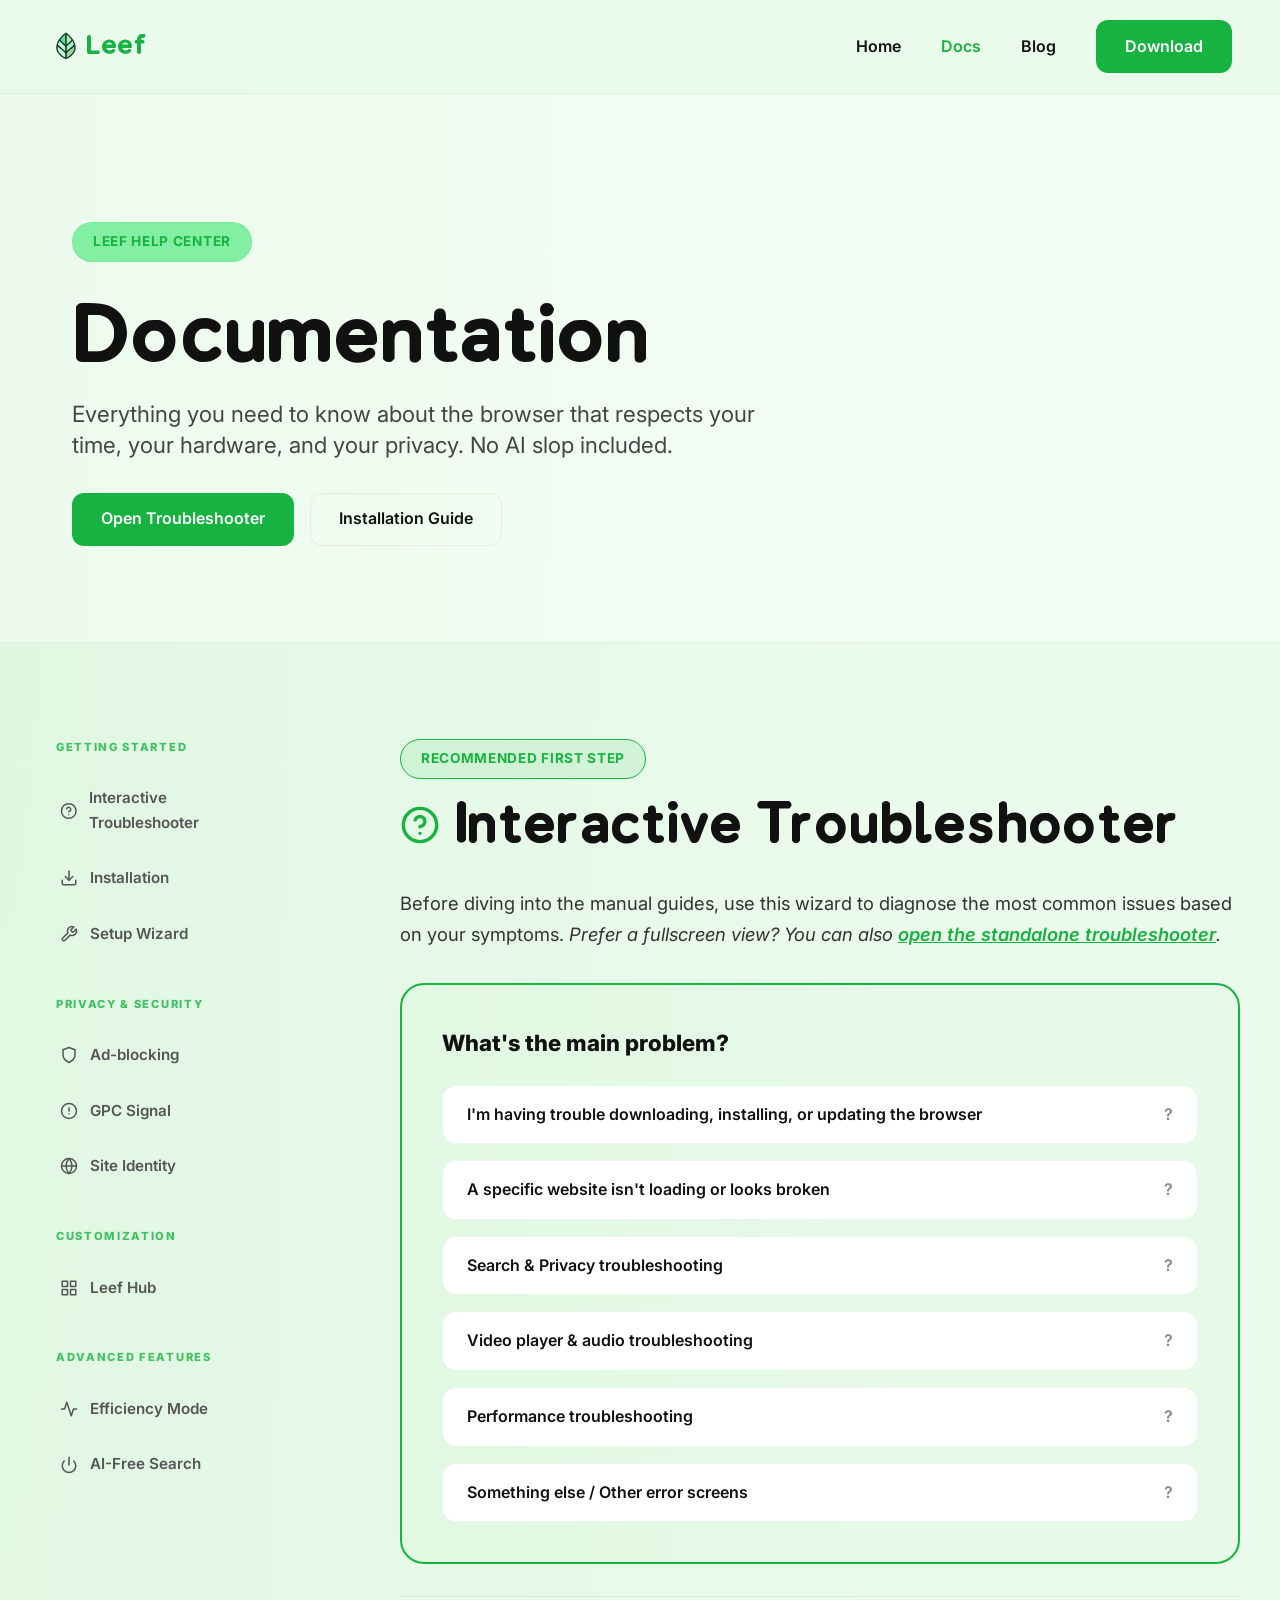
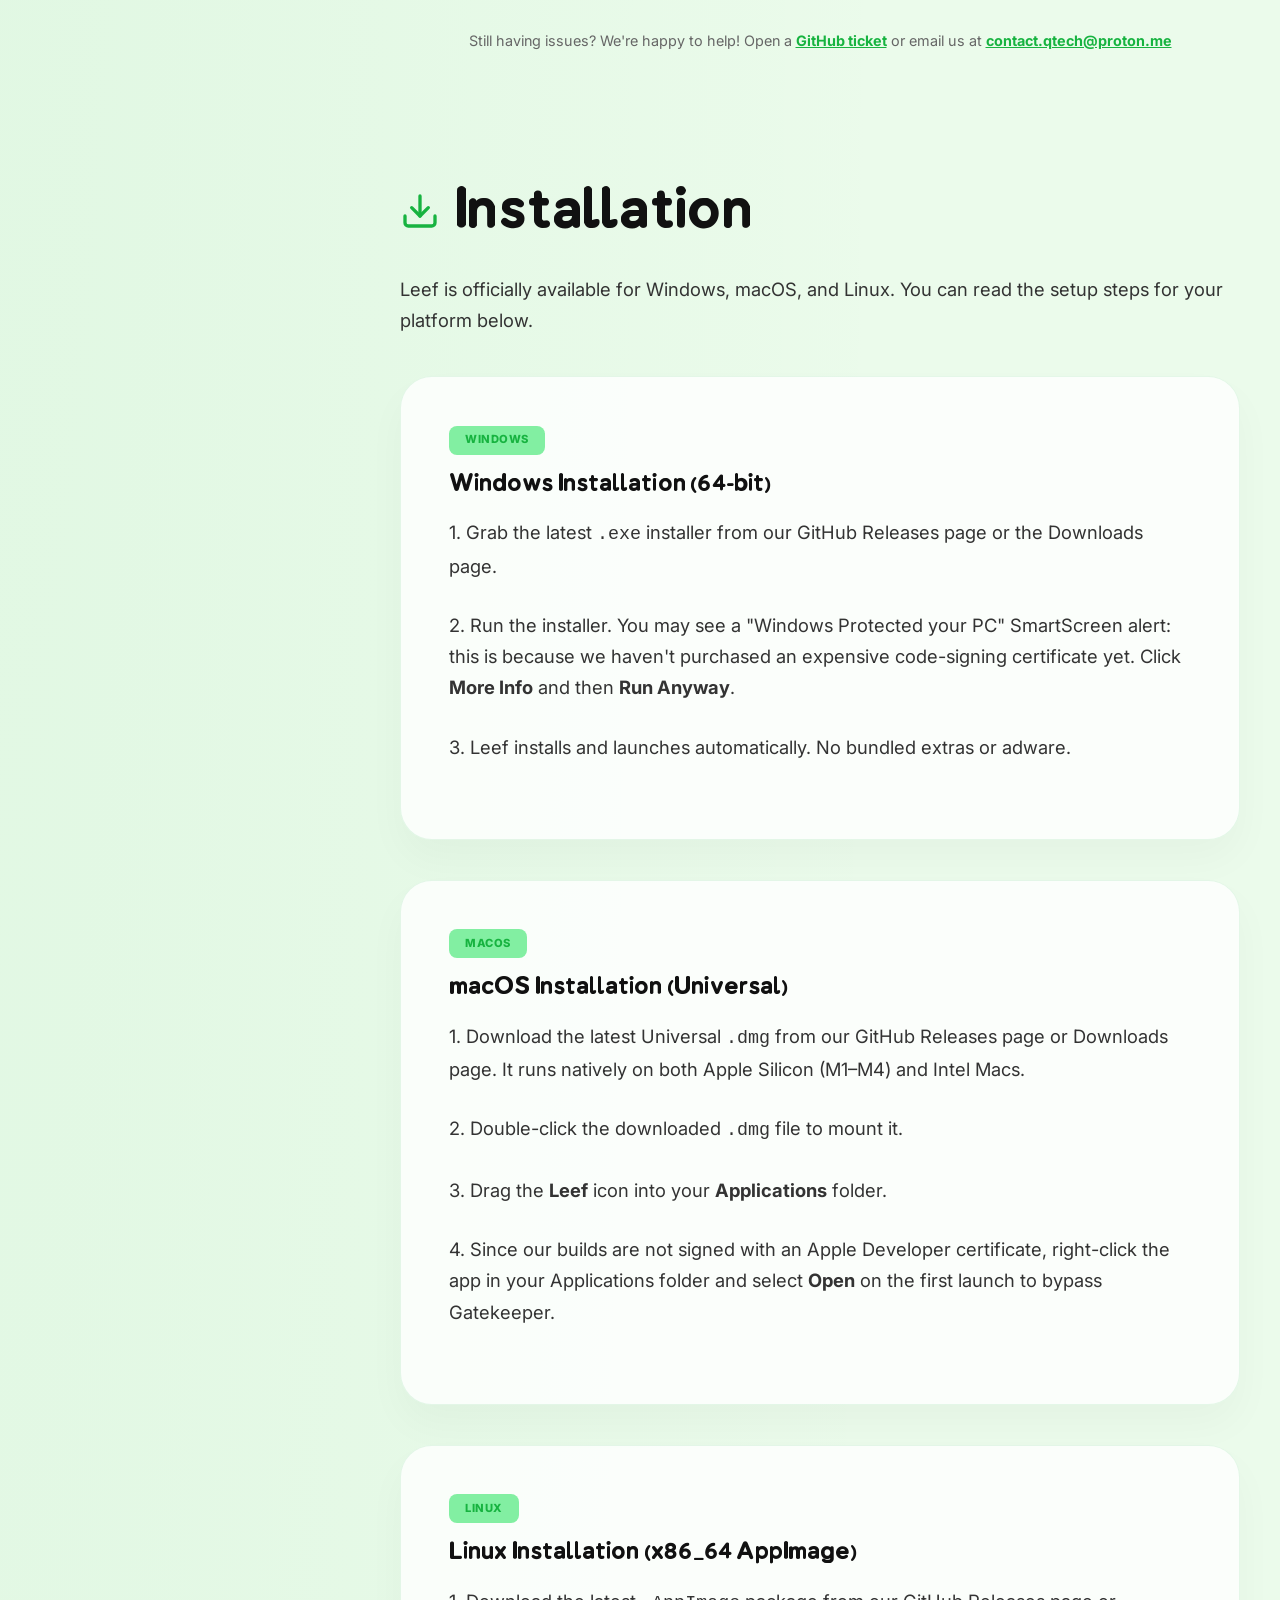
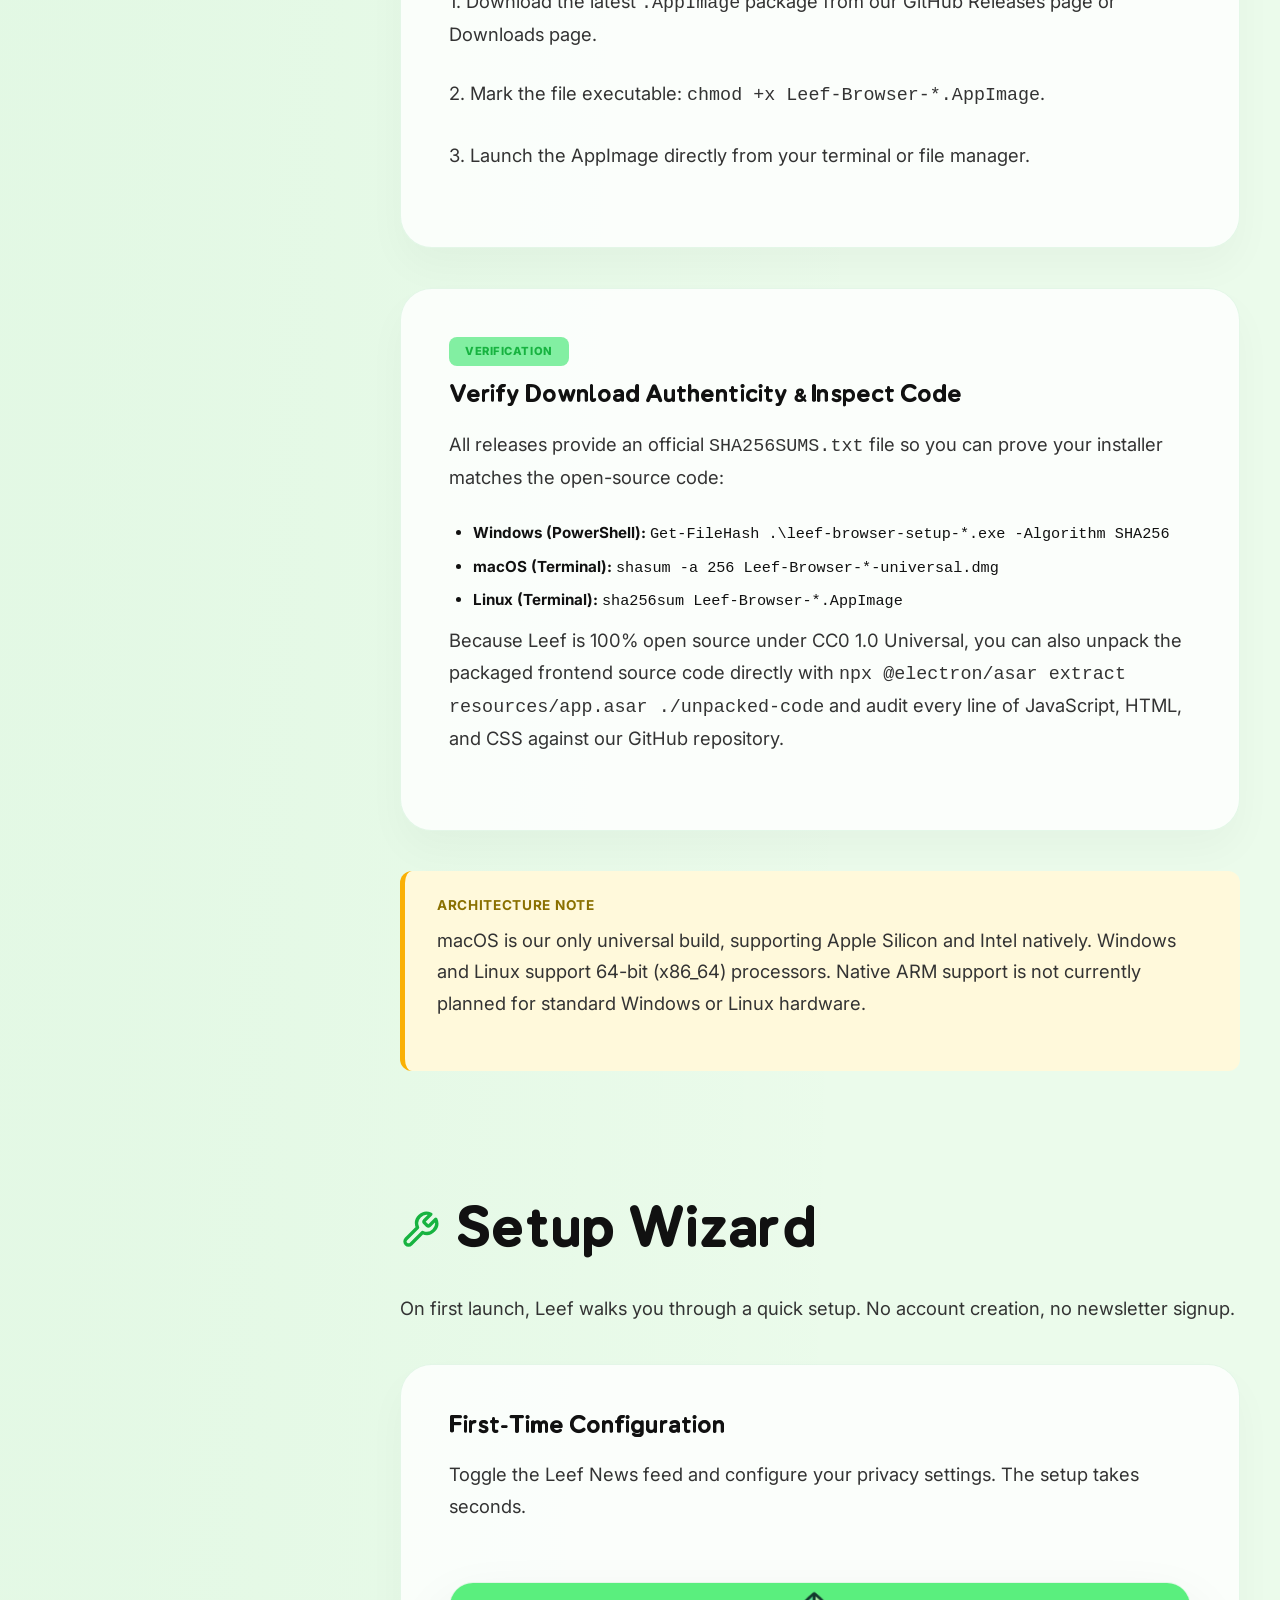
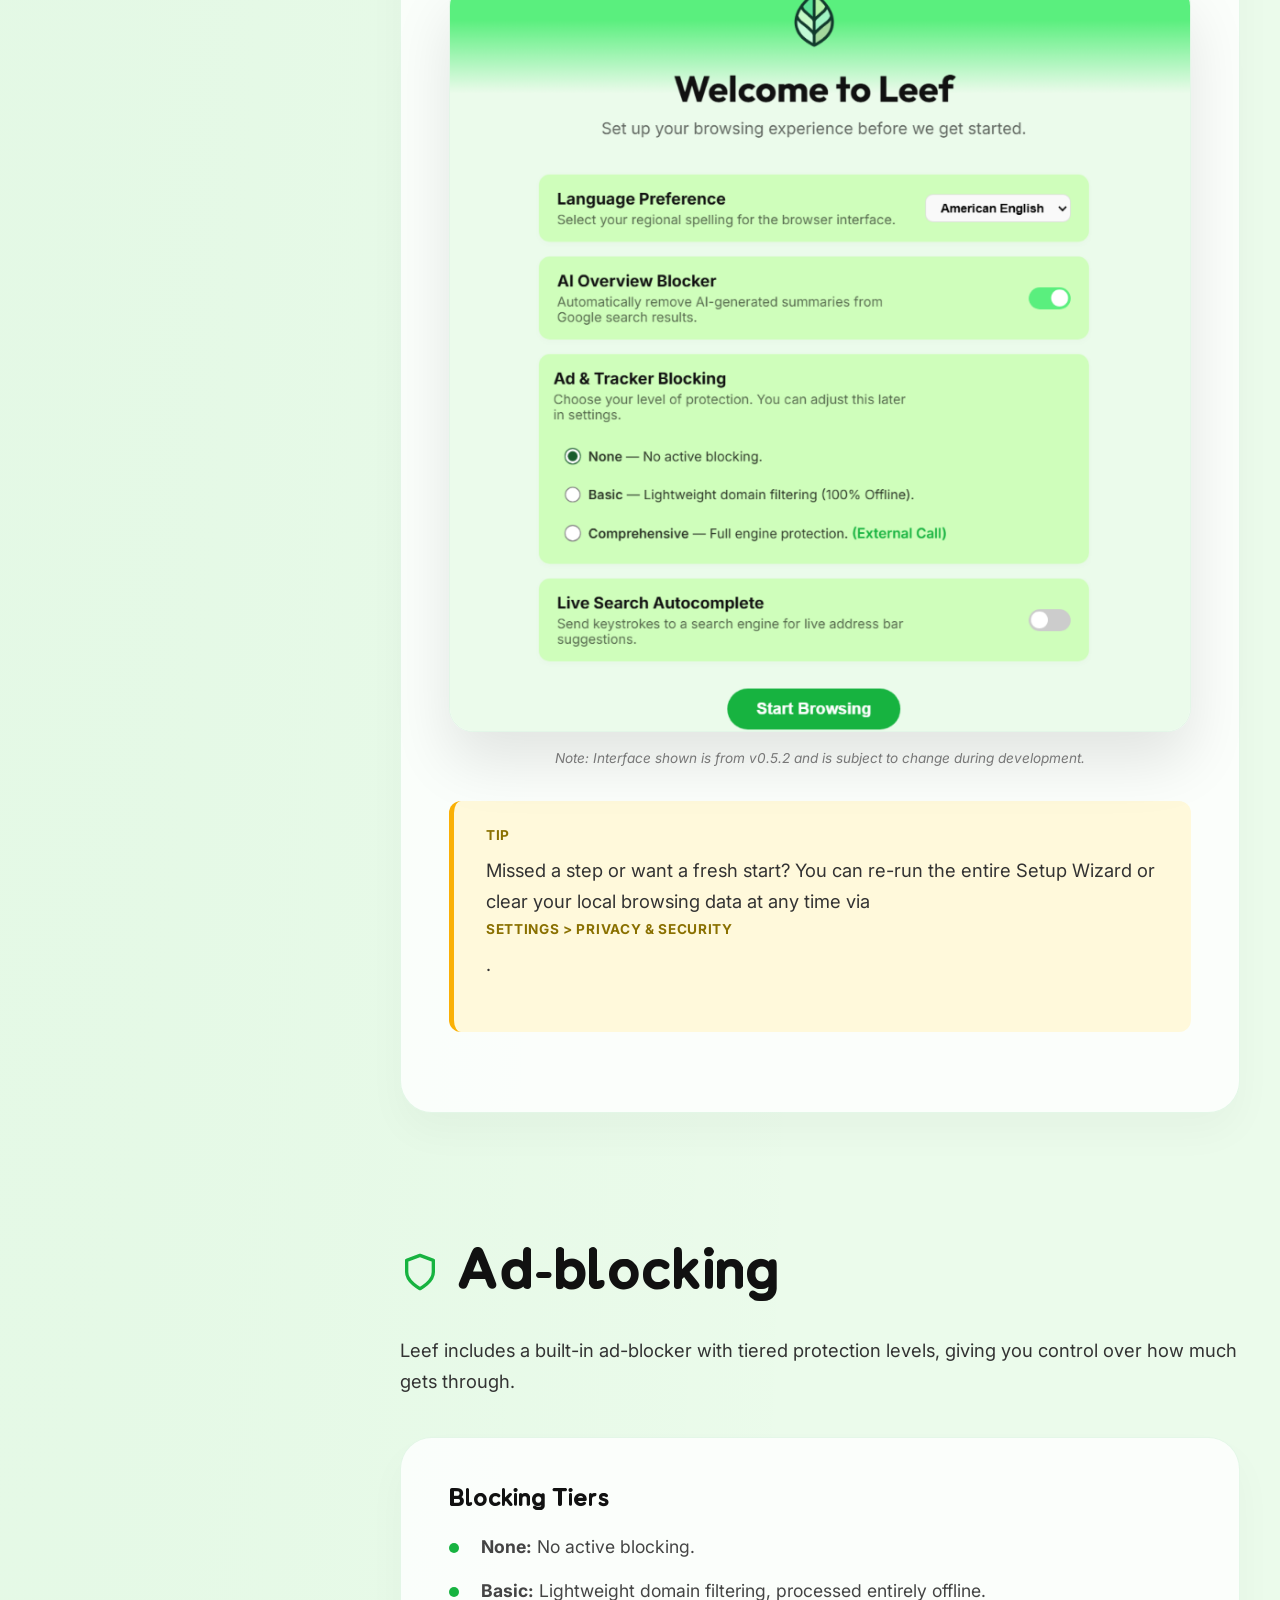
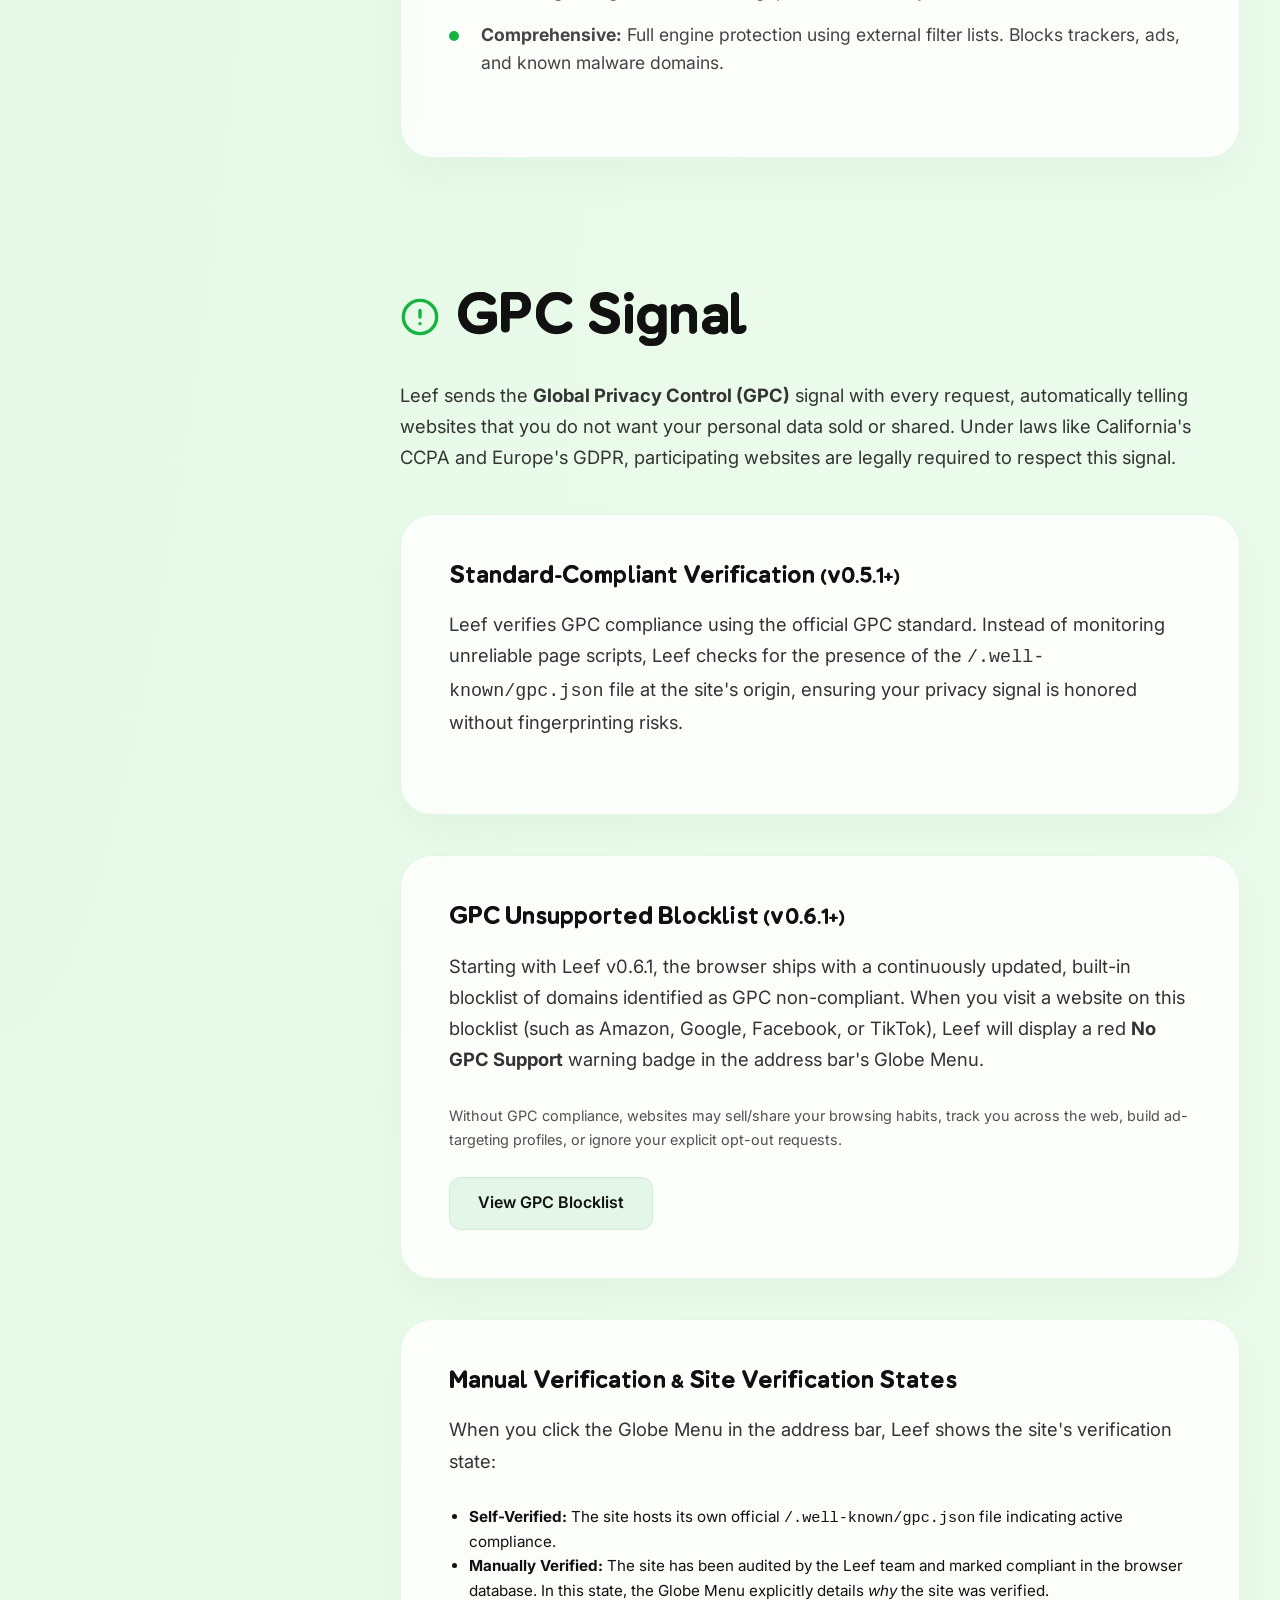
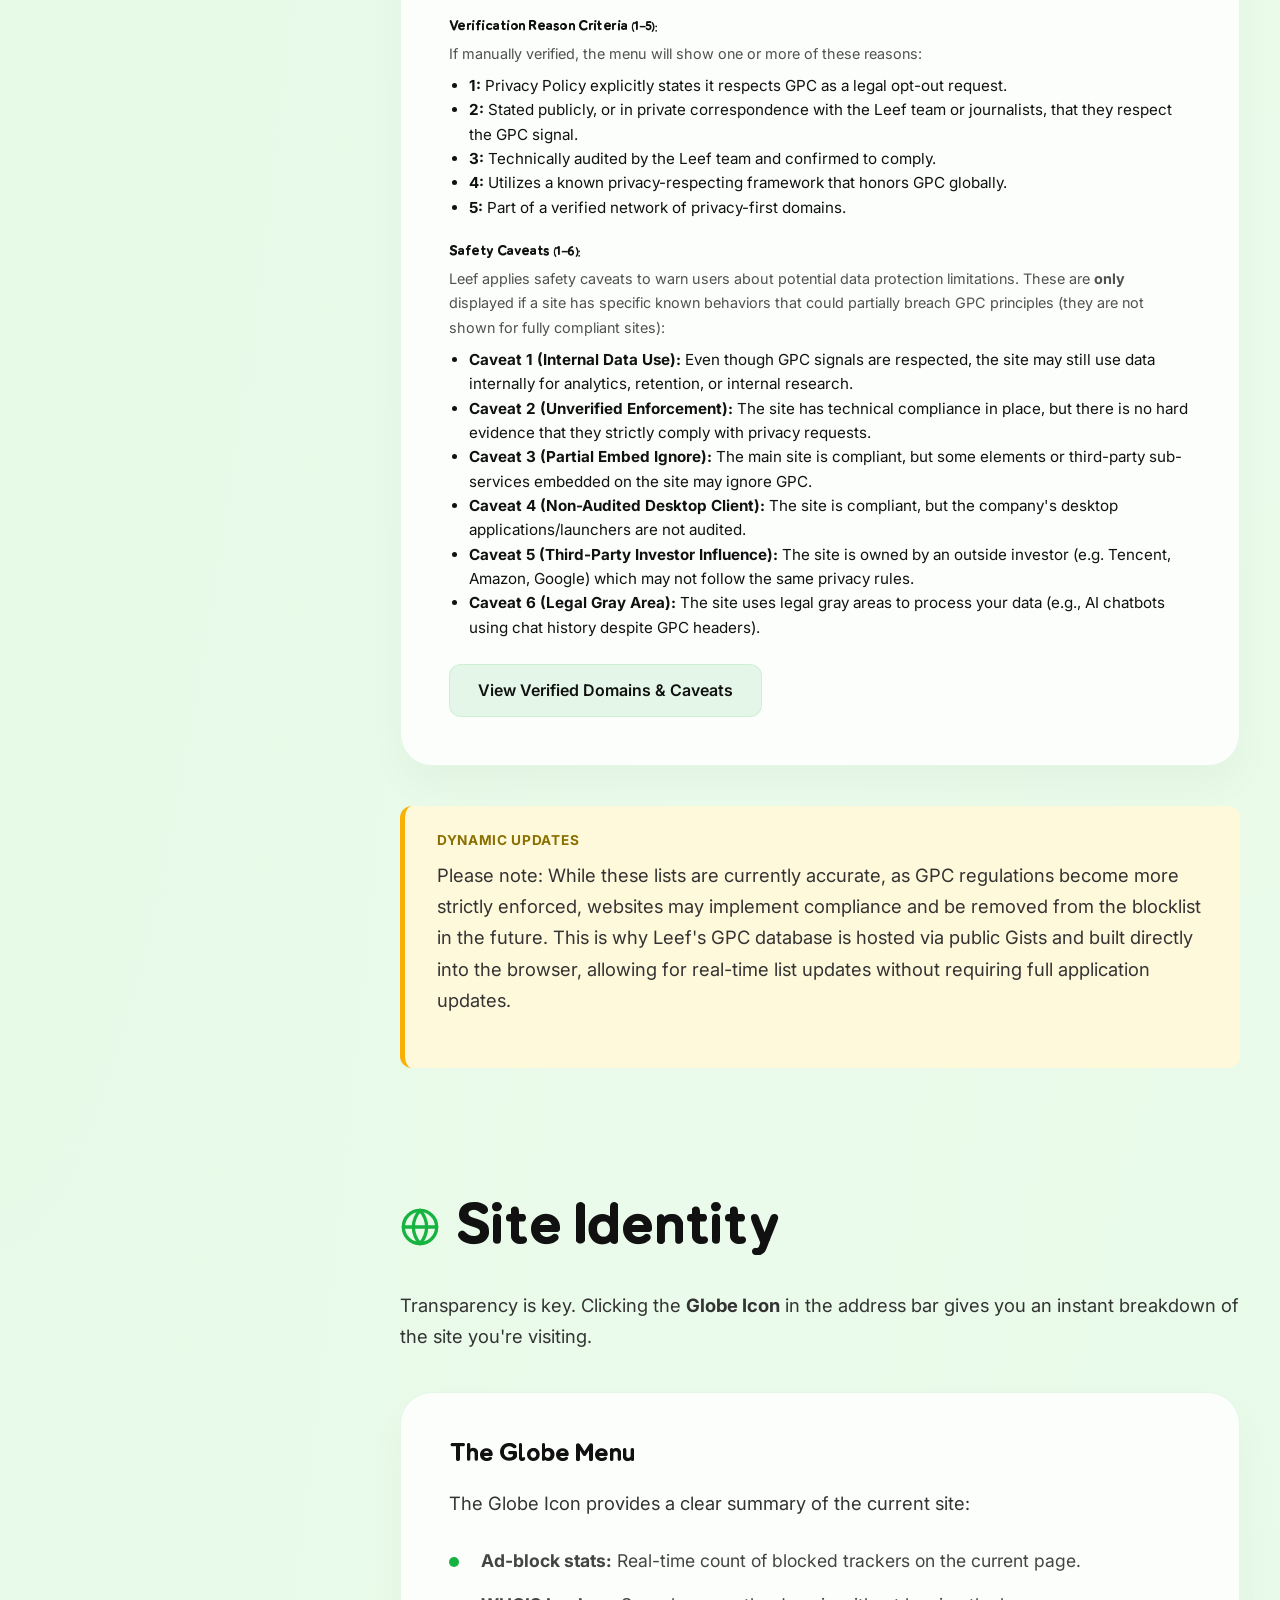
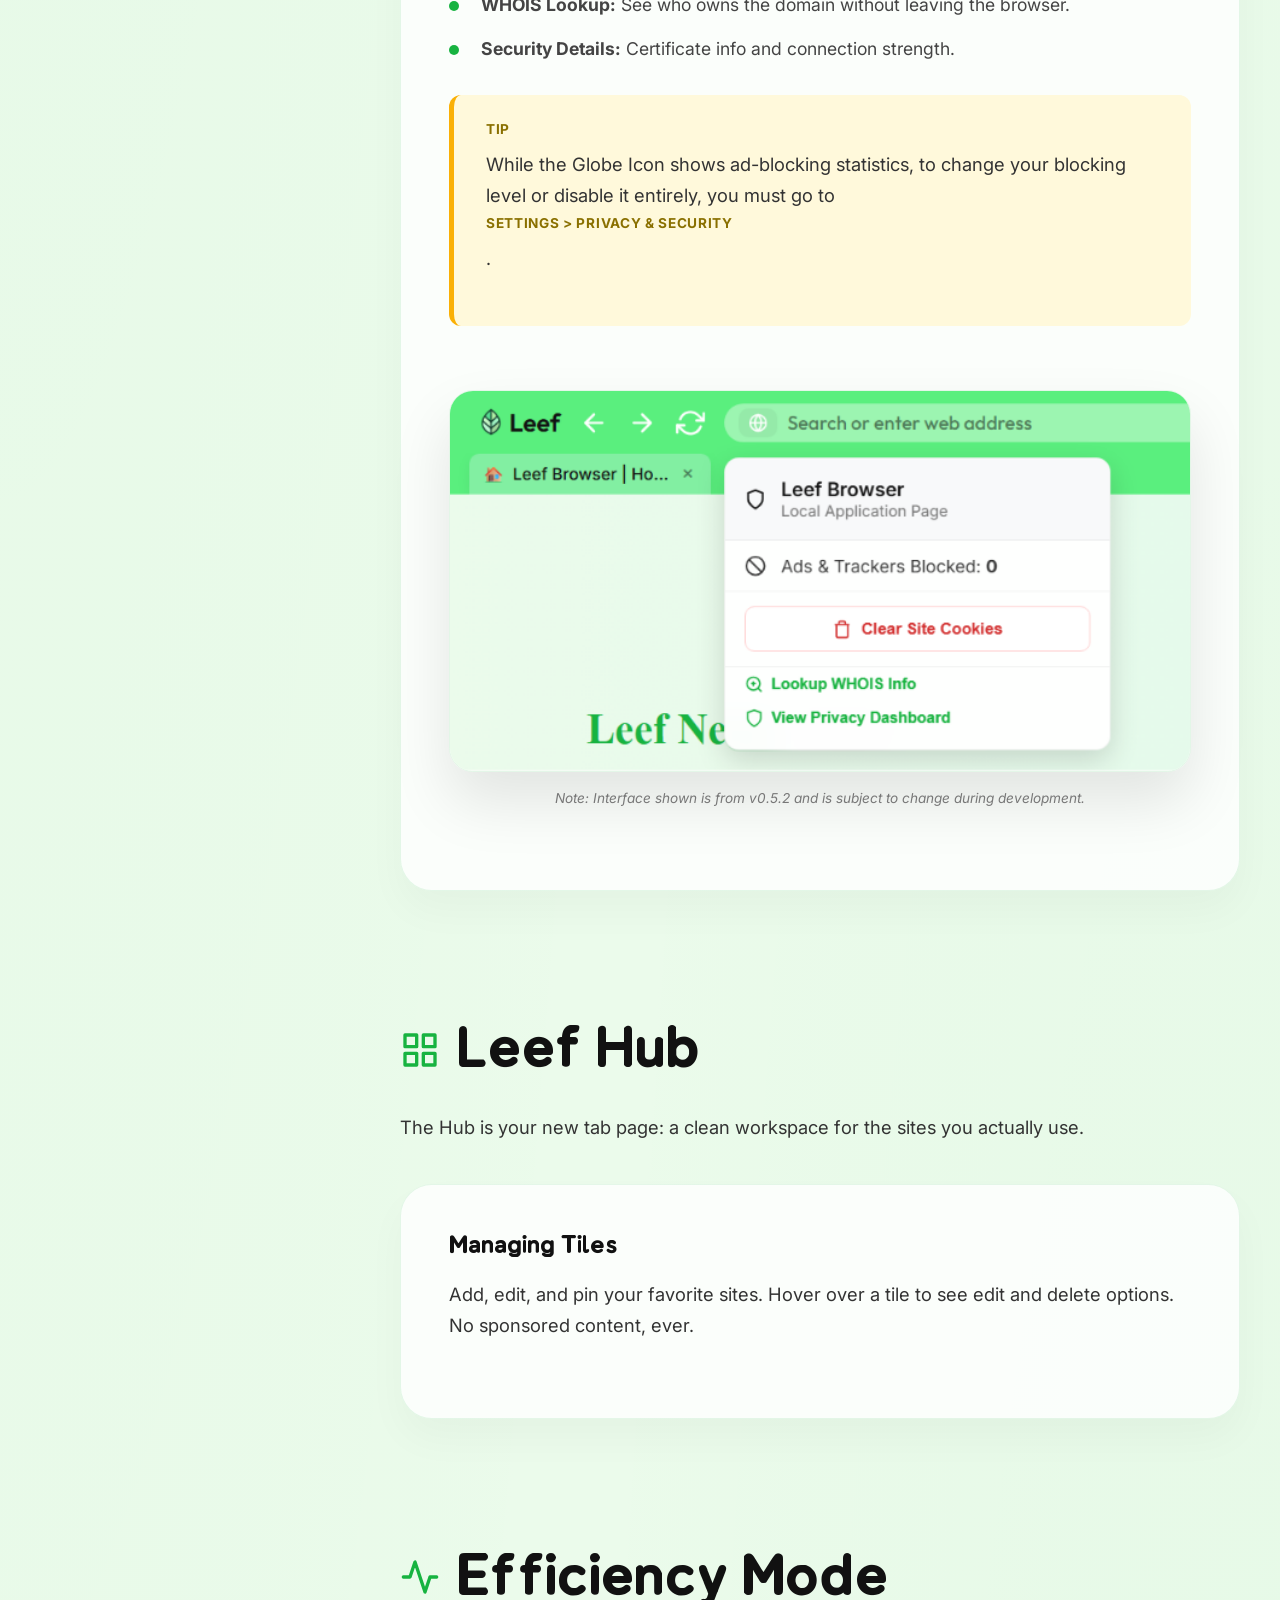
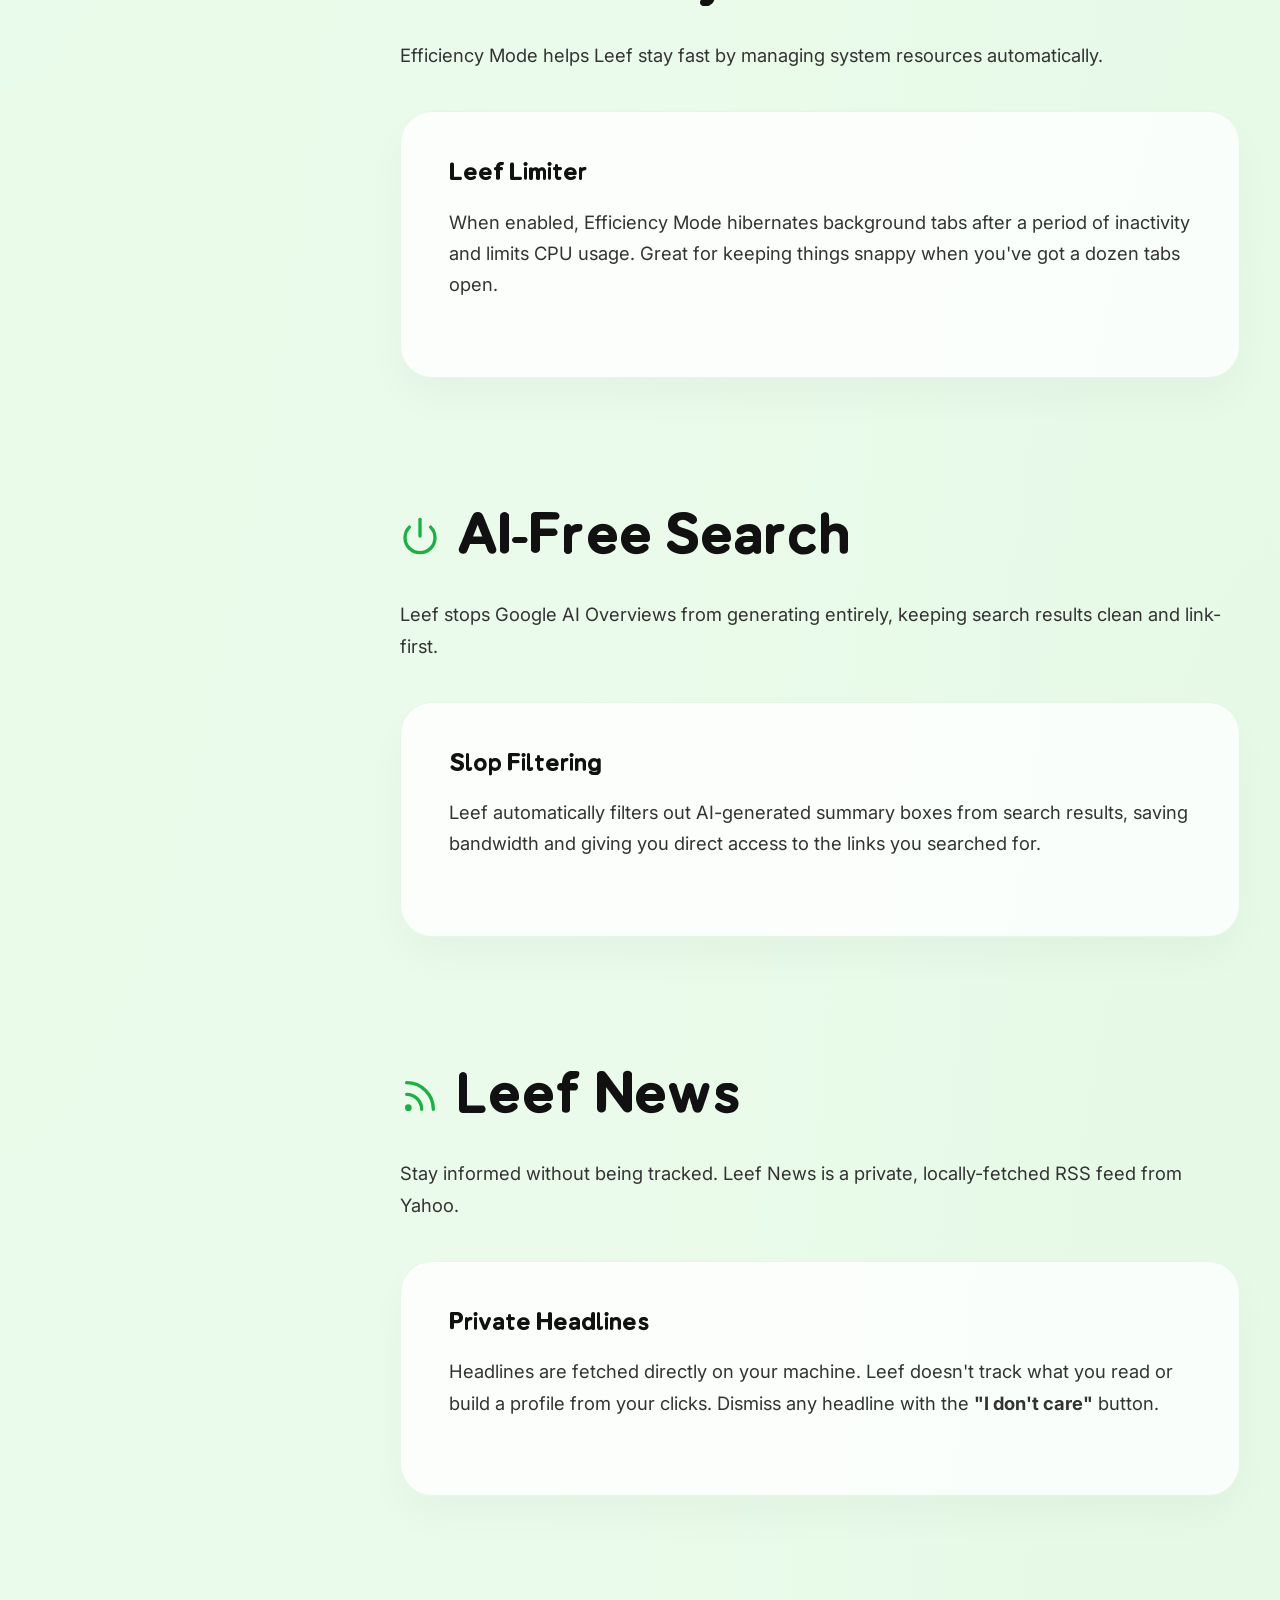
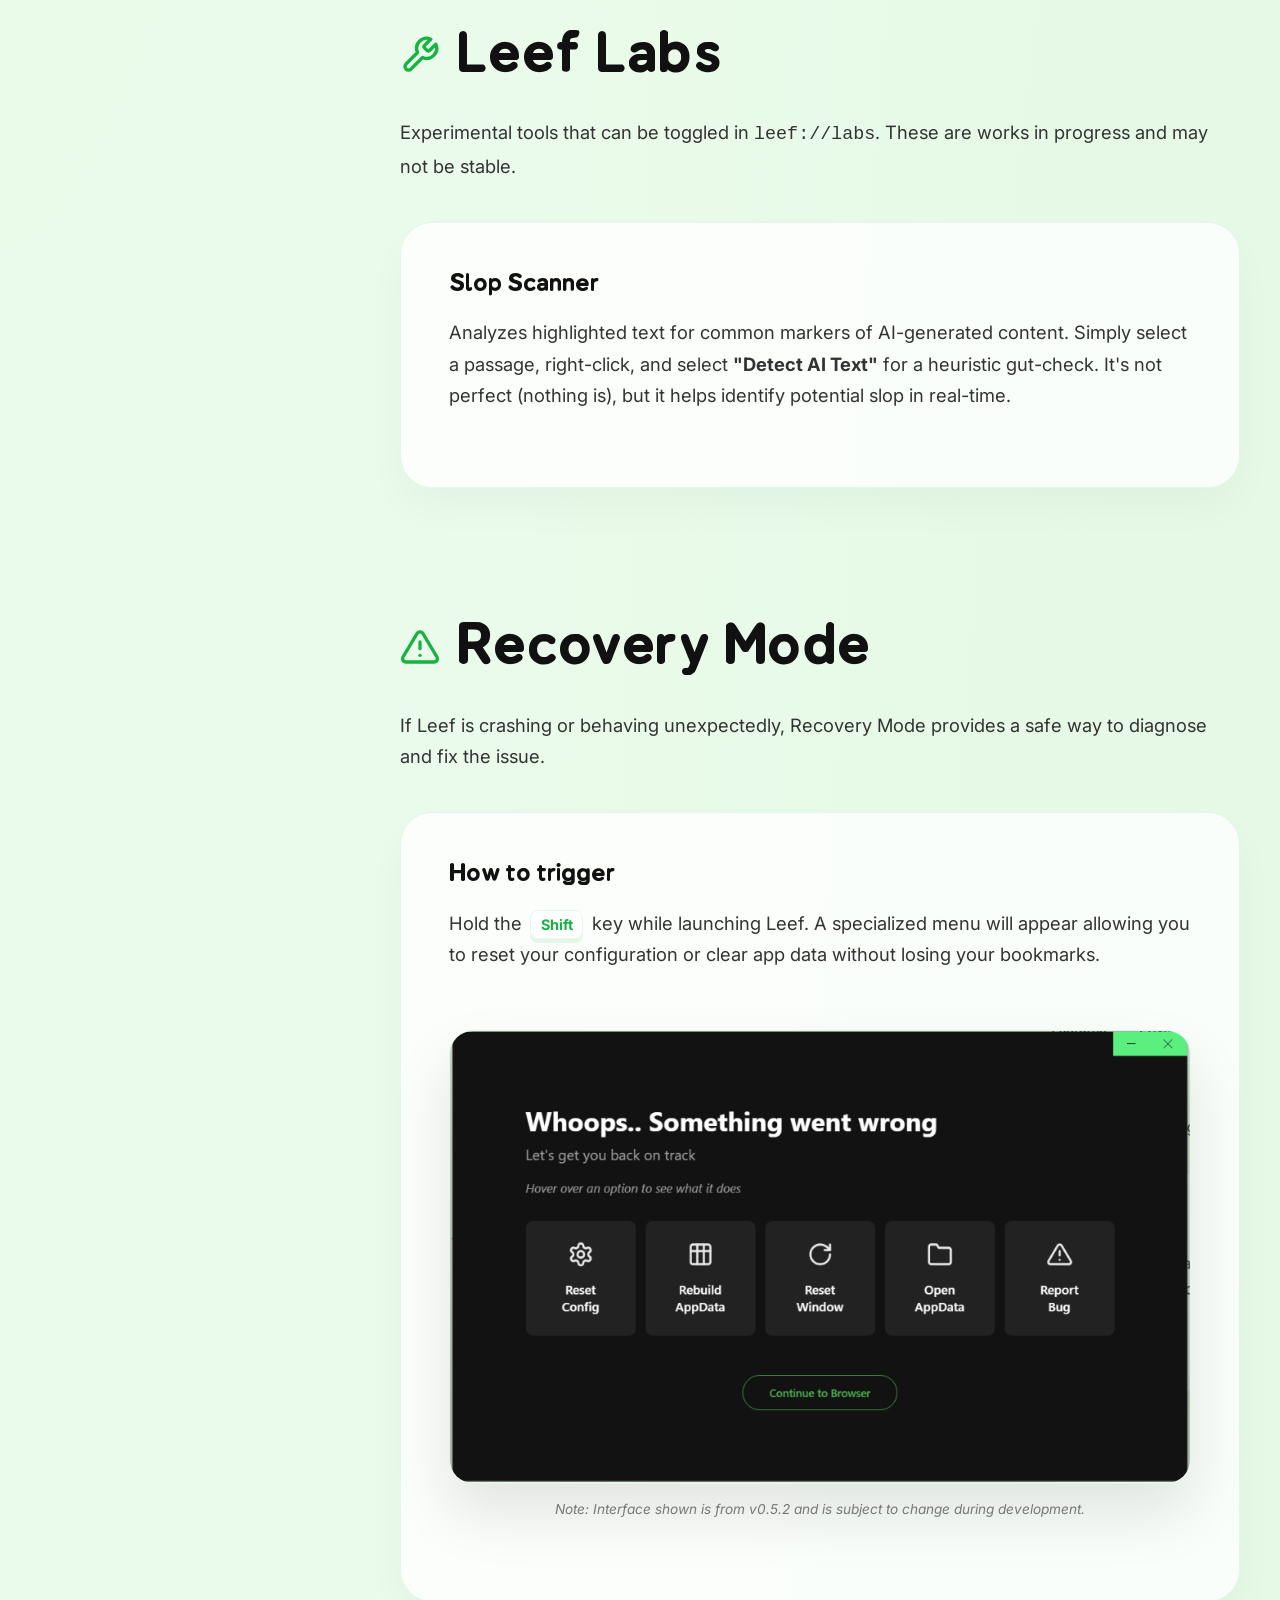
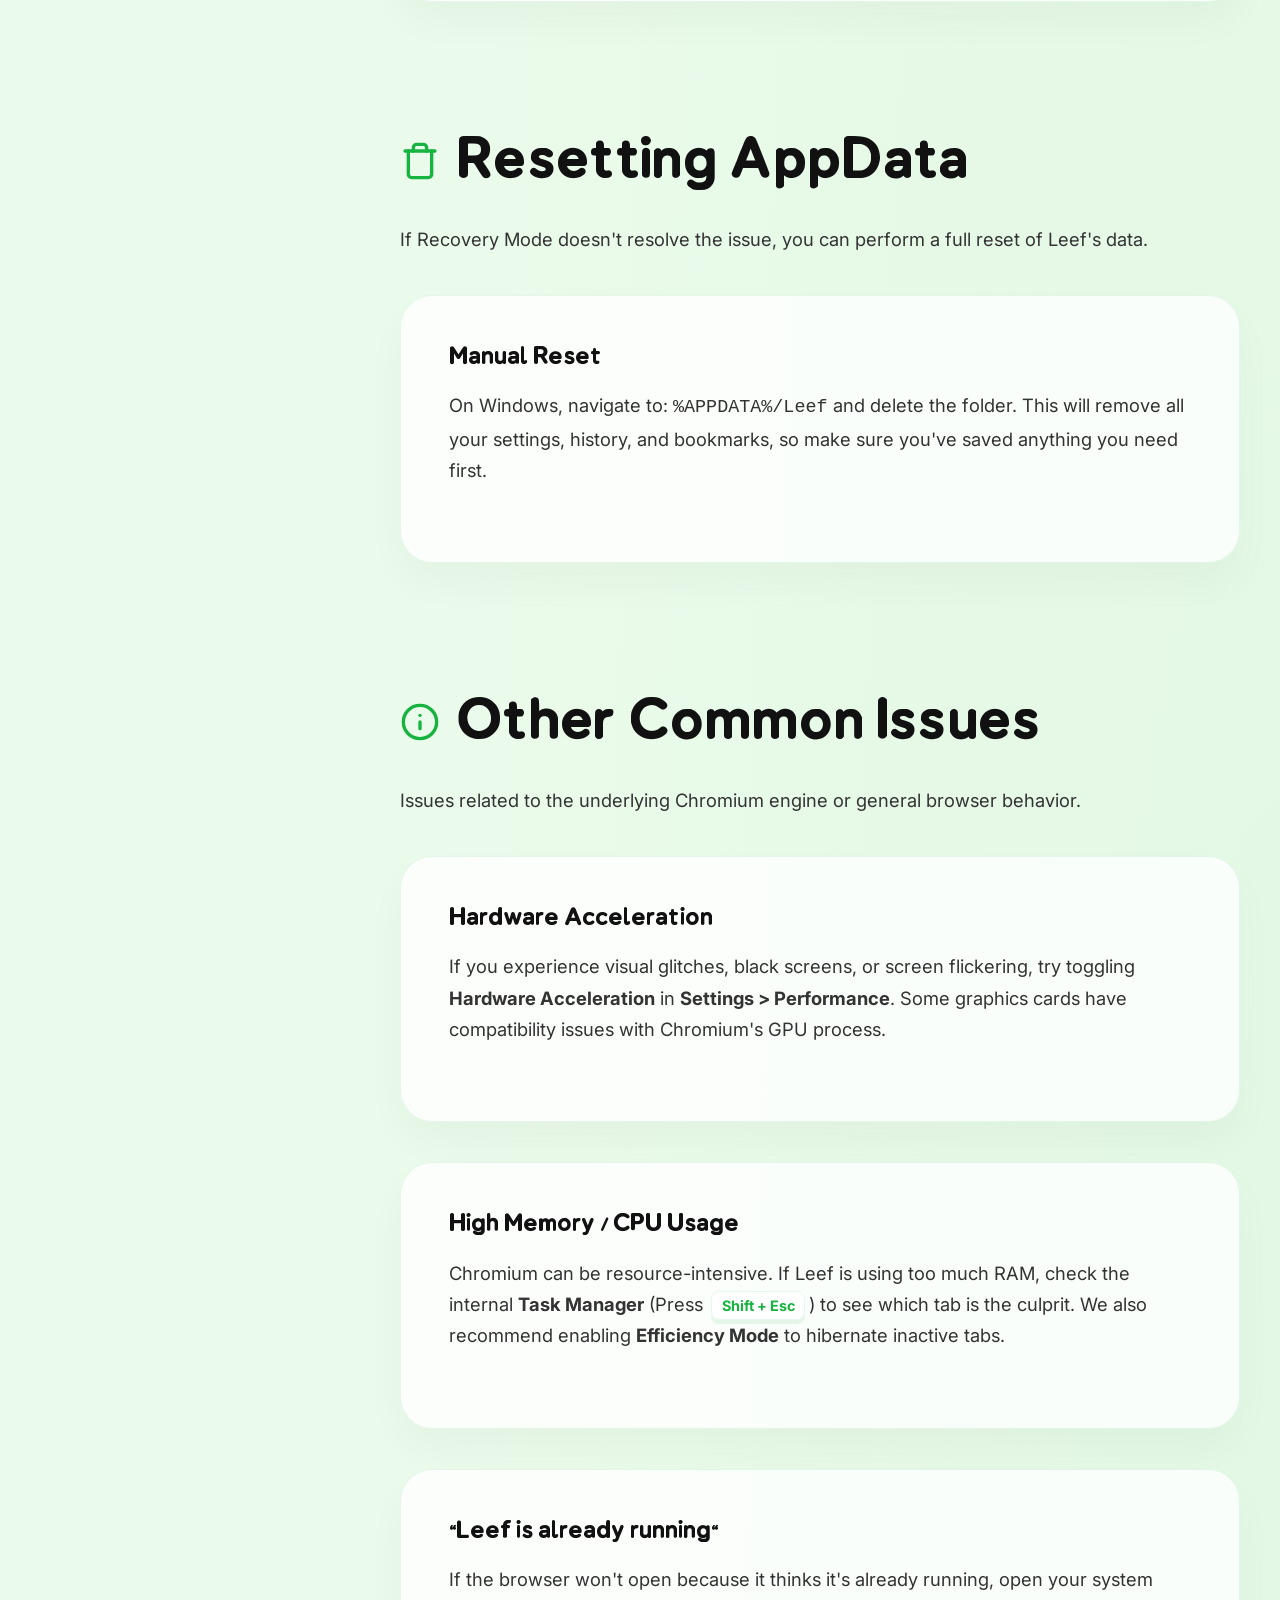
<file: docs.html>
<!DOCTYPE html>
<html lang="en">

<head>
  <meta charset="UTF-8">
  <meta name="viewport" content="width=device-width, initial-scale=1.0">
  <title>Documentation - Leef Browser</title>
  <meta name="description"
    content="Learn how to get the most out of Leef Browser. Detailed guides on privacy tools, efficiency mode, and AI-blocking features.">
  <link rel="stylesheet" href="style.css?v=1.2.1">
  <link rel="icon" type="image/svg+xml" href="logo.svg">
  <!-- Canonical URL -->
  <link rel="canonical" href="https://leefbrowser.site/docs">

  <!-- Open Graph -->
  <meta property="og:type" content="website">
  <meta property="og:url" content="https://leefbrowser.site/docs">
  <meta property="og:title" content="Documentation - Leef Browser">
  <meta property="og:description" content="Learn how to get the most out of Leef Browser. Detailed guides on privacy tools, efficiency mode, and AI-blocking features.">
  <meta property="og:image" content="https://leefbrowser.site/logo.svg">
  <meta property="og:site_name" content="Leef Browser">

  <!-- Twitter / X Card -->
  <meta name="twitter:card" content="summary">
  <meta name="twitter:title" content="Documentation - Leef Browser">
  <meta name="twitter:description" content="Learn how to get the most out of Leef Browser. Detailed guides on privacy tools, efficiency mode, and AI-blocking features.">
  <meta name="twitter:image" content="https://leefbrowser.site/logo.svg">
</head>

<body class="docs-page">
  <a href="#main-content" class="skip-link">Skip to main content</a>
  <nav class="navbar">
    <a href="./" class="brand">
      <img src="logo.svg" alt="Leef Logo" width="32" height="32">
      Leef
    </a>
    <div class="nav-links">
      <a href="./">Home</a>
      <a href="docs" class="active" style="color: var(--primary-color);">Docs</a>
      <a href="https://madebyqtech.substack.com" target="_blank" rel="noopener noreferrer">Blog</a>
      <a href="downloads" class="btn btn-primary" id="nav-download">Download</a>
    </div>
  </nav>

  <header class="docs-hero">
    <div class="container">
      <div class="pill-beta">Leef Help Center</div>
      <h1>Documentation</h1>
      <p>Everything you need to know about the browser that respects your time, your hardware, and your privacy. No AI
        slop included.</p>
      <div class="hero-actions" style="margin-top: 2rem; display: flex; gap: 1rem;">
        <a href="#troubleshooter" class="btn btn-primary">Open Troubleshooter</a>
        <a href="#installation" class="btn" style="border: 1.5px solid var(--overlay-border);">Installation Guide</a>
      </div>
    </div>
  </header>

  <main id="main-content" class="container docs-container">
    <aside class="docs-sidebar">
      <nav class="sidebar-nav">
        <div class="sidebar-heading">Getting Started</div>
        <a href="#troubleshooter" class="sidebar-link">
          <svg viewBox="0 0 24 24" fill="none" stroke="currentColor" stroke-width="2" stroke-linecap="round"
            stroke-linejoin="round" width="18" height="18">
            <circle cx="12" cy="12" r="10" />
            <path d="M9.09 9a3 3 0 0 1 5.83 1c0 2-3 3-3 3" />
            <line x1="12" y1="17" x2="12.01" y2="17" />
          </svg>
          Interactive Troubleshooter
        </a>
        <a href="#installation" class="sidebar-link">
          <svg viewBox="0 0 24 24" fill="none" stroke="currentColor" stroke-width="2" stroke-linecap="round"
            stroke-linejoin="round" width="18" height="18">
            <path d="M21 15v4a2 2 0 0 1-2 2H5a2 2 0 0 1-2-2v-4" />
            <polyline points="7 10 12 15 17 10" />
            <line x1="12" y1="15" x2="12" y2="3" />
          </svg>
          Installation
        </a>
        <a href="#setup" class="sidebar-link">
          <svg viewBox="0 0 24 24" fill="none" stroke="currentColor" stroke-width="2" stroke-linecap="round"
            stroke-linejoin="round" width="18" height="18">
            <path
              d="M14.7 6.3a1 1 0 0 0 0 1.4l1.6 1.6a1 1 0 0 0 1.4 0l3.77-3.77a6 6 0 0 1-7.94 7.94l-6.91 6.91a2.12 2.12 0 0 1-3-3l6.91-6.91a6 6 0 0 1 7.94-7.94l-3.76 3.76z" />
          </svg>
          Setup Wizard
        </a>

        <div class="sidebar-heading">Privacy & Security</div>
        <a href="#ad-blocking" class="sidebar-link">
          <svg viewBox="0 0 24 24" fill="none" stroke="currentColor" stroke-width="2" stroke-linecap="round"
            stroke-linejoin="round" width="18" height="18">
            <path d="M12 22s8-4 8-10V5l-8-3-8 3v7c0 6 8 10 8 10z"></path>
          </svg>
          Ad-blocking
        </a>
        <a href="#gpc" class="sidebar-link">
          <svg viewBox="0 0 24 24" fill="none" stroke="currentColor" stroke-width="2" stroke-linecap="round"
            stroke-linejoin="round" width="18" height="18">
            <circle cx="12" cy="12" r="10" />
            <line x1="12" y1="8" x2="12" y2="12" />
            <line x1="12" y1="16" x2="12.01" y2="16" />
          </svg>
          GPC Signal
        </a>
        <a href="#site-identity" class="sidebar-link">
          <svg viewBox="0 0 24 24" fill="none" stroke="currentColor" stroke-width="2" stroke-linecap="round"
            stroke-linejoin="round" width="18" height="18">
            <circle cx="12" cy="12" r="10"></circle>
            <line x1="2" y1="12" x2="22" y2="12"></line>
            <path d="M12 2a15.3 15.3 0 0 1 4 10 15.3 15.3 0 0 1-4 10 15.3 15.3 0 0 1-4-10 15.3 15.3 0 0 1 4-10z"></path>
          </svg>
          Site Identity
        </a>

        <div class="sidebar-heading">Customization</div>
        <a href="#leef-hub" class="sidebar-link">
          <svg viewBox="0 0 24 24" fill="none" stroke="currentColor" stroke-width="2" stroke-linecap="round"
            stroke-linejoin="round" width="18" height="18">
            <rect x="3" y="3" width="7" height="7" />
            <rect x="14" y="3" width="7" height="7" />
            <rect x="14" y="14" width="7" height="7" />
            <rect x="3" y="14" width="7" height="7" />
          </svg>
          Leef Hub
        </a>


        <div class="sidebar-heading">Advanced Features</div>
        <a href="#efficiency-mode" class="sidebar-link">
          <svg viewBox="0 0 24 24" fill="none" stroke="currentColor" stroke-width="2" stroke-linecap="round"
            stroke-linejoin="round" width="18" height="18">
            <path d="M22 12h-4l-3 9L9 3l-3 9H2"></path>
          </svg>
          Efficiency Mode
        </a>
        <a href="#ai-blocking" class="sidebar-link">
          <svg viewBox="0 0 24 24" fill="none" stroke="currentColor" stroke-width="2" stroke-linecap="round"
            stroke-linejoin="round" width="18" height="18">
            <path d="M18.36 6.64a9 9 0 1 1-12.73 0" />
            <line x1="12" y1="2" x2="12" y2="12" />
          </svg>
          AI-Free Search
        </a>
        <a href="#leef-news" class="sidebar-link">
          <svg viewBox="0 0 24 24" fill="none" stroke="currentColor" stroke-width="2" stroke-linecap="round"
            stroke-linejoin="round" width="18" height="18">
            <path d="M4 11a9 9 0 0 1 9 9" />
            <path d="M4 4a16 16 0 0 1 16 16" />
            <circle cx="5" cy="19" r="1" />
          </svg>
          Leef News
        </a>
        <a href="#leef-labs" class="sidebar-link">
          <svg viewBox="0 0 24 24" fill="none" stroke="currentColor" stroke-width="2" stroke-linecap="round"
            stroke-linejoin="round" width="18" height="18">
            <path
              d="M14.7 6.3a1 1 0 0 0 0 1.4l1.6 1.6a1 1 0 0 0 1.4 0l3.77-3.77a6 6 0 0 1-7.94 7.94l-6.91 6.91a2.12 2.12 0 0 1-3-3l6.91-6.91a6 6 0 0 1 7.94-7.94l-3.76 3.76z" />
          </svg>
          Leef Labs
        </a>

        <div class="sidebar-heading">Troubleshooting</div>
        <a href="#recovery-mode" class="sidebar-link">
          <svg viewBox="0 0 24 24" fill="none" stroke="currentColor" stroke-width="2" stroke-linecap="round"
            stroke-linejoin="round" width="18" height="18">
            <path d="M10.29 3.86L1.82 18a2 2 0 0 0 1.71 3h16.94a2 2 0 0 0 1.71-3L13.71 3.86a2 2 0 0 0-3.42 0z" />
            <line x1="12" y1="9" x2="12" y2="13" />
            <line x1="12" y1="17" x2="12.01" y2="17" />
          </svg>
          Recovery Mode
        </a>
        <a href="#reset-appdata" class="sidebar-link">
          <svg viewBox="0 0 24 24" fill="none" stroke="currentColor" stroke-width="2" stroke-linecap="round"
            stroke-linejoin="round" width="18" height="18">
            <path d="M3 6h18" />
            <path d="M19 6v14a2 2 0 0 1-2 2H7a2 2 0 0 1-2-2V6m3 0V4a2 2 0 0 1 2-2h4a2 2 0 0 1 2 2v2" />
          </svg>
          Resetting AppData
        </a>
        <a href="#other-issues" class="sidebar-link">
          <svg viewBox="0 0 24 24" fill="none" stroke="currentColor" stroke-width="2" stroke-linecap="round"
            stroke-linejoin="round" width="18" height="18">
            <circle cx="12" cy="12" r="10" />
            <line x1="12" y1="16" x2="12" y2="12" />
            <line x1="12" y1="8" x2="12.01" y2="8" />
          </svg>
          Other Issues
        </a>

        <div class="sidebar-heading">Feedback</div>
        <a href="#bug-reporting" class="sidebar-link">
          <svg viewBox="0 0 24 24" fill="none" stroke="currentColor" stroke-width="2" stroke-linecap="round"
            stroke-linejoin="round" width="18" height="18">
            <path d="M12 19l7-7 3 3-7 7-3-3z" />
            <path d="M18 13l-1.5-7.5L2 2l3.5 14.5L13 18l5-5z" />
            <path d="M2 2l7.5 1.5" />
            <path d="M14 11l5 5" />
          </svg>
          Bug Reporting
        </a>

      </nav>
    </aside>

    <article class="docs-content">
      <!-- Troubleshooter - FIRST -->
      <section id="troubleshooter" class="docs-section">
        <div class="pill-beta"
          style="background: rgba(23, 179, 64, 0.1); color: var(--primary-color); border: 1px solid var(--primary-color); margin-bottom: 1rem;">
          Recommended First Step</div>
        <h2>
          <svg viewBox="0 0 24 24" fill="none" stroke="currentColor" stroke-width="2" stroke-linecap="round"
            stroke-linejoin="round">
            <circle cx="12" cy="12" r="10" />
            <path d="M9.09 9a3 3 0 0 1 5.83 1c0 2-3 3-3 3" />
            <line x1="12" y1="17" x2="12.01" y2="17" />
          </svg>
          Interactive Troubleshooter
        </h2>
        <p>Before diving into the manual guides, use this wizard to diagnose the most common issues based on your
          symptoms. <em>Prefer a fullscreen view? You can also <a href="troubleshooter" style="color: var(--primary-color); text-decoration: underline; font-weight: 600;">open the standalone troubleshooter</a>.</em></p>

        <div class="troubleshooter-container" id="troubleshooter-wizard"
          style="border: 2px solid var(--primary-color); background: rgba(23, 179, 64, 0.02);">
          <!-- Initial Step -->
          <div class="troubleshooter-step active" data-step="start">
            <div class="troubleshooter-question">What's the main problem?</div>
            <div class="troubleshooter-options">
              <div class="troubleshooter-btn" data-next="installation-issues">I'm having trouble downloading, installing, or updating the browser</div>
              <div class="troubleshooter-btn" data-next="site-loading">A specific website isn't loading or looks broken</div>
              <div class="troubleshooter-btn" data-next="search-privacy">Search & Privacy troubleshooting</div>
              <div class="troubleshooter-btn" data-next="video-issues">Video player & audio troubleshooting</div>
              <div class="troubleshooter-btn" data-next="performance">Performance troubleshooting</div>
              <div class="troubleshooter-btn" data-next="other-issues">Something else / Other error screens</div>
            </div>
          </div>

          <!-- Installation/Update Issues Step -->
          <div class="troubleshooter-step" data-step="installation-issues">
            <div class="troubleshooter-question">What specific installation or update issue are you encountering?</div>
            <div class="troubleshooter-options">
              <div class="troubleshooter-btn" data-next="updater-fail-result">The in-app automatic updater isn't working</div>
              <div class="troubleshooter-btn" data-next="already-open-result">The installer says Leef is already open</div>
              <div class="troubleshooter-btn" data-next="smartscreen-result">Windows SmartScreen ("Windows protected your PC") is blocking me</div>
              <div class="troubleshooter-btn" data-next="gatekeeper-result">macOS says it can't open Leef because it's from an unidentified developer</div>
            </div>
          </div>

          <!-- Search & Privacy Step -->
          <div class="troubleshooter-step" data-step="search-privacy">
            <div class="troubleshooter-question">What search or privacy feature are you trying to configure?</div>
            <div class="troubleshooter-options">
              <div class="troubleshooter-btn" data-next="search-fallback-result">Sometimes I google something and it redirects me to DuckDuckGo</div>
              <div class="troubleshooter-btn" data-next="setup">I want to clear my browsing data or start fresh (reset settings)</div>
              <div class="troubleshooter-btn" data-next="autocomplete-result">Address bar search suggestions aren't appearing as I type</div>
            </div>
          </div>

          <!-- Video & Audio Issues Step -->
          <div class="troubleshooter-step" data-step="video-issues">
            <div class="troubleshooter-question">What kind of media issue are you experiencing?</div>
            <div class="troubleshooter-options">
              <div class="troubleshooter-btn" data-next="youtube">YouTube or videos behave strangely</div>
              <div class="troubleshooter-btn" data-next="audio">Music or audio stops in the background</div>
            </div>
          </div>

          <!-- Other Issues Step -->
          <div class="troubleshooter-step" data-step="other-issues">
            <div class="troubleshooter-question">Which category does the issue fall into?</div>
            <div class="troubleshooter-options">
              <div class="troubleshooter-btn" data-next="performance">Memory/CPU usage is too high</div>
              <div class="troubleshooter-btn" data-next="other-issues-visual">Visual glitches, flickering, or black/white screens</div>
              <div class="troubleshooter-btn" data-next="other-issues-network">Network errors (ERR_CONNECTION_...)</div>
              <div class="troubleshooter-btn" data-next="ssl-clock-result">Websites show security certificate warnings (SSL errors)</div>
              <div class="troubleshooter-btn" data-next="recovery-mode-result">The browser keeps crashing or won't open</div>
            </div>
          </div>

          <!-- Site Loading Step -->
          <div class="troubleshooter-step" data-step="site-loading">
            <div class="troubleshooter-question">What does the loading issue look like?</div>
            <div class="troubleshooter-options">
              <div class="troubleshooter-btn" data-next="adblock-check">The site has missing elements, broken layout, or blocks access</div>
              <div class="troubleshooter-btn" data-next="ssl-clock-result">I see an SSL security certificate warning (e.g., date/time error)</div>
              <div class="troubleshooter-btn" data-next="other-issues-network">I see a connection/network error page (e.g., ERR_CONNECTION_RESET)</div>
            </div>
          </div>

          <!-- Adblock Check Step -->
          <div class="troubleshooter-step" data-step="adblock-check">
            <div class="troubleshooter-question">Are you using "Comprehensive" ad-blocking?</div>
            <div class="troubleshooter-options">
              <div class="troubleshooter-btn" data-next="site-loading-yes">Yes, it's set to Comprehensive</div>
              <div class="troubleshooter-btn" data-next="site-loading-no">No, I'm using Basic or None</div>
            </div>
          </div>

          <!-- YouTube Step -->
          <div class="troubleshooter-step" data-step="youtube">
            <div class="troubleshooter-question">What exactly is happening on YouTube?</div>
            <div class="troubleshooter-options">
              <div class="troubleshooter-btn" data-next="youtube-blocked">The video won't play / Ad-blocker detected
              </div>
              <div class="troubleshooter-btn" data-next="youtube-warp">The video is playing at crazy fast speed</div>
            </div>
          </div>

          <!-- Audio Step -->
          <div class="troubleshooter-step" data-step="audio">
            <div class="troubleshooter-question">Does it happen when you switch to another tab?</div>
            <div class="troubleshooter-options">
              <div class="troubleshooter-btn" data-next="audio-background">Yes, it stops when I leave the tab</div>
              <div class="troubleshooter-btn" data-next="audio-random">No, it just stops randomly</div>
            </div>
          </div>

          <!-- Performance Step -->
          <div class="troubleshooter-step" data-step="performance">
            <div class="troubleshooter-question">Do you usually have many tabs open at once?</div>
            <div class="troubleshooter-options">
              <div class="troubleshooter-btn" data-next="performance-yes">Yes, I'm a tab hoarder</div>
              <div class="troubleshooter-btn" data-next="performance-no">No, just a few</div>
            </div>
          </div>

          <!-- Results -->
          <div class="troubleshooter-step" data-step="site-loading-yes">
            <div class="troubleshooter-result">
              <h5>Suggested Solution: Dial it back</h5>
              <p>Comprehensive blocking can sometimes be too aggressive and break site layouts. Try switching to
                <strong>Basic</strong> blocking or disabling it entirely via <strong>Settings &gt; Privacy &amp;
                  Security</strong>.
              </p>
              <p style="margin-top: 1rem; font-style: italic; opacity: 0.8;">If this doesn't fix it, we're very happy to
                help personally! Please <a href="#bug-reporting">report the issue</a> so we can improve Leef.</p>
            </div>
            <button class="troubleshooter-reset">Start over</button>
          </div>

          <div class="troubleshooter-step" data-step="site-loading-no">
            <div class="troubleshooter-result">
              <h5>Suggested Solution: Check Recovery Mode</h5>
              <p>If the site is broken even with basic blocking, an internal component might be stuck. Try launching in
                <a href="#recovery-mode">Recovery Mode</a> and selecting <strong>Reset Window</strong> or <strong>Reset
                  Config</strong>.
              </p>
              <p style="margin-top: 1rem; font-style: italic; opacity: 0.8;">Still broken? We want to hear about it.
                Please <a href="#bug-reporting">reach out</a> and we'll help you get it sorted.</p>
            </div>
            <button class="troubleshooter-reset">Start over</button>
          </div>

          <div class="troubleshooter-step" data-step="youtube-blocked">
            <div class="troubleshooter-result">
              <h5>Suggested Solution: Disable Ad-blocking for YouTube</h5>
              <p>YouTube has recently started aggressively blocking ad-blockers. To watch videos, you may need to
                disable Leef's ad-blocker entirely via <strong>Settings &gt; Privacy &amp; Security</strong>. We are
                working on a more permanent fix!</p>
              <p style="margin-top: 1rem; font-style: italic; opacity: 0.8;">Not working? Please <a
                  href="#bug-reporting">let us know</a>. We track these changes closely to keep Leef compatible.</p>
            </div>
            <button class="troubleshooter-reset">Start over</button>
          </div>

          <div class="troubleshooter-step" data-step="youtube-warp">
            <div class="troubleshooter-result">
              <h5>Suggested Solution: Disable "Warp Speed" Lab</h5>
              <p>You likely enabled <strong>YouTube Warp Speed</strong> in <code>leef://labs</code>. This skips
                unskippable ads by playing them at 16x speed, but it can sometimes get stuck on the main video. Try
                toggling it off.</p>
            </div>
            <button class="troubleshooter-reset">Start over</button>
          </div>

          <div class="troubleshooter-step" data-step="audio-background">
            <div class="troubleshooter-result">
              <h5>Suggested Solution: Disable Background Limit</h5>
              <p>In <strong>Settings &gt; Privacy &amp; Security</strong>, make sure "Background Limit" is toggled OFF.
                When enabled, Leef pauses all background audio and video to save resources.</p>
              <p style="margin-top: 1rem; font-style: italic; opacity: 0.8;">Still stopping? We're happy to investigate.
                Open a <a href="#bug-reporting">ticket</a> or email us!</p>
            </div>
            <button class="troubleshooter-reset">Start over</button>
          </div>

          <div class="troubleshooter-step" data-step="audio-random">
            <div class="troubleshooter-result">
              <h5>Suggested Solution: Check Efficiency Mode</h5>
              <p>Efficiency Mode throttles background tabs to 30% CPU. If your audio stream is high quality, this can
                cause stuttering. Try disabling Efficiency Mode in <strong>Settings &gt; Performance</strong>.</p>
              <p style="margin-top: 1rem; font-style: italic; opacity: 0.8;">If it's still stuttering, we want to know.
                Help us tune our performance by <a href="#bug-reporting">reporting it</a>.</p>
            </div>
            <button class="troubleshooter-reset">Start over</button>
          </div>

          <div class="troubleshooter-step" data-step="performance-yes">
            <div class="troubleshooter-result">
              <h5>Suggested Solution: Enable Efficiency Mode</h5>
              <p>If you have many tabs, <a href="#efficiency-mode">Efficiency Mode</a> is your best friend. It throttles
                background tabs to save RAM and CPU. Enable it in <strong>Settings &gt; Performance</strong>.</p>
              <p style="margin-top: 1rem; font-style: italic; opacity: 0.8;">Browser still slow? We're happy to help you
                diagnose it. Please <a href="#bug-reporting">contact us</a>.</p>
            </div>
            <button class="troubleshooter-reset">Start over</button>
          </div>

          <div class="troubleshooter-step" data-step="performance-no">
            <div class="troubleshooter-result">
              <h5>Suggested Solution: Rebuild AppData</h5>
              <p>If the browser is slow with only a few tabs, there might be corrupted data. Try the <strong>Rebuild
                  AppData</strong> option in <a href="#recovery-mode">Recovery Mode</a> (hold Shift at launch).</p>
              <p style="margin-top: 1rem; font-style: italic; opacity: 0.8;">No luck? We're very happy to help
                personally. Please <a href="#bug-reporting">open a bug report</a>.</p>
            </div>
            <button class="troubleshooter-reset">Start over</button>
          </div>

          <div class="troubleshooter-step" data-step="other-issues-visual">
            <div class="troubleshooter-result">
              <h5>Suggested Solution: Toggle Hardware Acceleration / GPU Settings</h5>
              <p>Visual glitches, black/white windows, or flickering are usually caused by conflicts with the GPU process. Try launching Leef from your terminal/command line with the <code>--disable-gpu</code> flag. If the window displays correctly, go to <strong>Settings &gt; Performance</strong> and disable <strong>Hardware Acceleration</strong>.</p>
              <p style="margin-top: 1rem;">Alternatively, you can launch in <a href="#recovery-mode">Recovery Mode</a> (hold Shift at launch) and select <strong>Reset Window Layout</strong> to reset corrupt graphic states.</p>
            </div>
            <button class="troubleshooter-reset">Start over</button>
          </div>

          <div class="troubleshooter-step" data-step="other-issues-network">
            <div class="troubleshooter-result">
              <h5>Suggested Solution: Check Connection & DNS</h5>
              <p>Network errors like <code>ERR_CONNECTION_RESET</code> are usually external. Try restarting your router
                or checking your firewall. See more in <a href="#other-issues">Other Issues</a>.</p>
              <p style="margin-top: 1rem; font-style: italic; opacity: 0.8;">Can't connect? We're happy to help you
                troubleshoot. Please <a href="#bug-reporting">get in touch</a>.</p>
            </div>
            <button class="troubleshooter-reset">Start over</button>
          </div>

          <div class="troubleshooter-step" data-step="recovery-mode-result">
            <div class="troubleshooter-result">
              <h5>Suggested Solution: Use Recovery Mode</h5>
              <p>For persistent crashes or startup failures, <a href="#recovery-mode">Recovery Mode</a> is the best tool
                to reset your configuration without losing data.</p>
              <p style="margin-top: 1rem; font-style: italic; opacity: 0.8;">Still crashing? We're very happy to help
                you fix it! Please <a href="#bug-reporting">report the crash</a>.</p>
            </div>
            <button class="troubleshooter-reset">Start over</button>
          </div>

          <div class="troubleshooter-step" data-step="setup">
            <div class="troubleshooter-result">
              <h5>Suggested Solution: Reset & Re-run Setup</h5>
              <p>You can re-trigger the first-launch experience or clear all local browsing data at any time by going to
                <strong>Settings &gt; Privacy &amp; Security</strong> and using the <strong>Re-run Setup Wizard</strong>
                or <strong>Clear Browser Data</strong> buttons.</p>
              <p style="margin-top: 1rem; font-style: italic; opacity: 0.8;">Need a deep clean? You can also launch in
                <a href="#recovery-mode">Recovery Mode</a> (Hold Shift at launch) and select <strong>rebuild
                  appdata</strong>.</p>
            </div>
            <button class="troubleshooter-reset">Start over</button>
          </div>

          <div class="troubleshooter-step" data-step="updater-fail-result">
            <div class="troubleshooter-result">
              <h5>Suggested Solution: Download Direct Update</h5>
              <p>If the in-app automatic updater fails to download or apply a new version, you can always download and run the latest installer directly from the official <a href="https://github.com/git-QTech/leef/releases">Leef GitHub Releases page</a>.</p>
            </div>
            <button class="troubleshooter-reset">Start over</button>
          </div>

          <div class="troubleshooter-step" data-step="already-open-result">
            <div class="troubleshooter-result">
              <h5>Suggested Solution: Use OS-Native Version</h5>
              <p>This error is a known bug that occurs when trying to run the Windows version of Leef via compatibility/emulation layers (like Wine or Proton) on macOS or Linux. Please make sure you have downloaded and installed the correct native build built for your specific operating system (e.g. macOS <code>.dmg</code>/<code>.pkg</code> or Linux package).</p>
            </div>
            <button class="troubleshooter-reset">Start over</button>
          </div>

          <div class="troubleshooter-step" data-step="smartscreen-result">
            <div class="troubleshooter-result">
              <h5>Suggested Solution: Bypass Windows SmartScreen</h5>
              <p>Because Leef is a newly released, open-source project, Windows Defender SmartScreen might display a message saying "Windows protected your PC". To finish installation, click the <strong>More Info</strong> link on that screen, and then select the <strong>Run Anyway</strong> button that appears.</p>
            </div>
            <button class="troubleshooter-reset">Start over</button>
          </div>

          <div class="troubleshooter-step" data-step="gatekeeper-result">
            <div class="troubleshooter-result">
              <h5>Suggested Solution: Allow Installation in macOS Settings</h5>
              <p>To open Leef on macOS for the first time, you must right-click (or Control-click) the application icon and select <strong>Open</strong> from the context menu. If you double-clicked it and got blocked by Gatekeeper, open the macOS <strong>System Settings</strong> app, navigate to <strong>Privacy & Security</strong>, scroll down to the Security section, and click the button to allow Leef to open.</p>
            </div>
            <button class="troubleshooter-reset">Start over</button>
          </div>

          <div class="troubleshooter-step" data-step="autocomplete-result">
            <div class="troubleshooter-result">
              <h5>Suggested Solution: Enable Live Autocomplete</h5>
              <p>To maximize your privacy, Leef disables search queries autocomplete by default so that nothing is sent to search engines as you type. If you prefer live search suggestions, you can turn this option on by going to <strong>Settings &gt; Privacy &amp; Security</strong> and toggling ON the <strong>Live Autocomplete</strong> setting.</p>
            </div>
            <button class="troubleshooter-reset">Start over</button>
          </div>

          <div class="troubleshooter-step" data-step="ssl-clock-result">
            <div class="troubleshooter-result">
              <h5>Suggested Solution: Check System Date & Time</h5>
              <p>Chromium requires highly accurate system time to establish secure HTTPS connections. If your computer's system clock is off by even a few minutes, security handshakes will fail and show certificate warnings. Go to your operating system's settings and verify that your date, time, and timezone are set to synchronize automatically.</p>
            </div>
            <button class="troubleshooter-reset">Start over</button>
          </div>

          <div class="troubleshooter-step" data-step="search-fallback-result">
            <div class="troubleshooter-result">
              <h5>Suggested Solution: Automatic Search Engine Fallback</h5>
              <p>This is expected behavior! Google is currently changing their search engine frequently, so some things may break with certain searches. To ensure you can always find what you're looking for, if a Google search fails, Leef automatically falls back to DuckDuckGo.</p>
            </div>
            <button class="troubleshooter-reset">Start over</button>
          </div>

        </div>

        <div class="troubleshooter-footer"
          style="margin-top: 2rem; padding-top: 2rem; border-top: 1px solid var(--overlay-border); text-align: center; font-size: 0.9rem; color: #666;">
          Still having issues? We're happy to help! Open a <a href="#bug-reporting"
            style="color: var(--primary-color); text-decoration: underline; font-weight: 700;">GitHub ticket</a> or
          email us at <a href="mailto:contact.qtech@proton.me"
            style="color: var(--primary-color); text-decoration: underline; font-weight: 700;">contact.qtech@proton.me</a>
        </div>
      </section>

      <!-- Getting Started -->
      <section id="installation" class="docs-section">
        <h2>
          <svg viewBox="0 0 24 24" fill="none" stroke="currentColor" stroke-width="2" stroke-linecap="round"
            stroke-linejoin="round">
            <path d="M21 15v4a2 2 0 0 1-2 2H5a2 2 0 0 1-2-2v-4" />
            <polyline points="7 10 12 15 17 10" />
            <line x1="12" y1="15" x2="12" y2="3" />
          </svg>
          Installation
        </h2>
        <p>Leef is officially available for Windows, macOS, and Linux. You can read the setup steps for your platform below.</p>

        <div class="docs-card">
          <span class="feature-tag">Windows</span>
          <h4>Windows Installation (64-bit)</h4>
          <p>1. Grab the latest <code>.exe</code> installer from our <a href="https://github.com/git-QTech/leef/releases">GitHub
              Releases</a> page or the <a href="downloads">Downloads page</a>.</p>
          <p>2. Run the installer. You may see a "Windows Protected your PC" SmartScreen alert: this is because we haven't
            purchased an expensive code-signing certificate yet. Click <strong>More Info</strong> and then <strong>Run
              Anyway</strong>.</p>
          <p>3. Leef installs and launches automatically. No bundled extras or adware.</p>
        </div>

        <div class="docs-card">
          <span class="feature-tag">macOS</span>
          <h4>macOS Installation (Universal)</h4>
          <p>1. Download the latest Universal <code>.dmg</code> from our <a href="https://github.com/git-QTech/leef/releases">GitHub
              Releases</a> page or <a href="downloads">Downloads page</a>. It runs natively on both Apple Silicon (M1&ndash;M4) and Intel Macs.</p>
          <p>2. Double-click the downloaded <code>.dmg</code> file to mount it.</p>
          <p>3. Drag the <strong>Leef</strong> icon into your <strong>Applications</strong> folder.</p>
          <p>4. Since our builds are not signed with an Apple Developer certificate, right-click the app in your Applications folder and select <strong>Open</strong> on the first launch to bypass Gatekeeper.</p>
        </div>

        <div class="docs-card">
          <span class="feature-tag">Linux</span>
          <h4>Linux Installation (x86_64 AppImage)</h4>
          <p>1. Download the latest <code>.AppImage</code> package from our <a href="https://github.com/git-QTech/leef/releases">GitHub Releases</a> page or <a href="downloads">Downloads page</a>.</p>
          <p>2. Mark the file executable: <code>chmod +x Leef-Browser-*.AppImage</code>.</p>
          <p>3. Launch the AppImage directly from your terminal or file manager.</p>
        </div>

        <div class="docs-card">
          <span class="feature-tag">Verification</span>
          <h4>Verify Download Authenticity &amp; Inspect Code</h4>
          <p>All releases provide an official <code>SHA256SUMS.txt</code> file so you can prove your installer matches the open-source code:</p>
          <ul style="list-style-type: disc; padding-left: 1.5rem; margin-top: 0.5rem; display: grid; gap: 0.5rem; font-size: 0.95rem;">
            <li><strong>Windows (PowerShell):</strong> <code>Get-FileHash .\leef-browser-setup-*.exe -Algorithm SHA256</code></li>
            <li><strong>macOS (Terminal):</strong> <code>shasum -a 256 Leef-Browser-*-universal.dmg</code></li>
            <li><strong>Linux (Terminal):</strong> <code>sha256sum Leef-Browser-*.AppImage</code></li>
          </ul>
          <p style="margin-top: 0.75rem;">
            Because Leef is 100% open source under CC0 1.0 Universal, you can also unpack the packaged frontend source code directly with <code>npx @electron/asar extract resources/app.asar ./unpacked-code</code> and audit every line of JavaScript, HTML, and CSS against our GitHub repository.
          </p>
        </div>

        <div class="docs-notice">
          <strong>Architecture Note</strong>
          <p>macOS is our only universal build, supporting Apple Silicon and Intel natively. Windows and Linux support 64-bit (x86_64) processors. Native ARM support is not currently planned for standard Windows or Linux hardware.</p>
        </div>
      </section>

      <section id="setup" class="docs-section">
        <h2>
          <svg viewBox="0 0 24 24" fill="none" stroke="currentColor" stroke-width="2" stroke-linecap="round"
            stroke-linejoin="round">
            <path
              d="M14.7 6.3a1 1 0 0 0 0 1.4l1.6 1.6a1 1 0 0 0 1.4 0l3.77-3.77a6 6 0 0 1-7.94 7.94l-6.91 6.91a2.12 2.12 0 0 1-3-3l6.91-6.91a6 6 0 0 1 7.94-7.94l-3.76 3.76z" />
          </svg>
          Setup Wizard
        </h2>
        <p>On first launch, Leef walks you through a quick setup. No account creation, no newsletter signup.</p>
        <div class="docs-card">
          <h4>First-Time Configuration</h4>
          <p>Toggle the Leef News feed and configure your privacy settings. The setup takes seconds.
          </p>
          <img src="docs_setup_wizard.png" alt="Leef Setup Wizard" class="docs-img">
          <span class="docs-img-caption">Note: Interface shown is from v0.5.2 and is subject to change during
            development.</span>
          <div class="docs-notice">
            <strong>Tip</strong>
            <p>Missed a step or want a fresh start? You can re-run the entire Setup Wizard or clear your local browsing
              data at any time via <strong>Settings &gt; Privacy &amp; Security</strong>.</p>
          </div>
        </div>
      </section>

      <!-- Privacy & Security -->
      <section id="ad-blocking" class="docs-section">
        <h2>
          <svg viewBox="0 0 24 24" fill="none" stroke="currentColor" stroke-width="2" stroke-linecap="round"
            stroke-linejoin="round">
            <path d="M12 22s8-4 8-10V5l-8-3-8 3v7c0 6 8 10 8 10z"></path>
          </svg>
          Ad-blocking
        </h2>
        <p>Leef includes a built-in ad-blocker with tiered protection levels, giving you control over how much gets
          through.</p>
        <div class="docs-card">
          <h4>Blocking Tiers</h4>
          <ul class="docs-list">
            <li><strong>None:</strong> No active blocking.</li>
            <li><strong>Basic:</strong> Lightweight domain filtering, processed entirely offline.</li>
            <li><strong>Comprehensive:</strong> Full engine protection using external filter lists. Blocks trackers,
              ads, and known malware domains.</li>
          </ul>
        </div>
      </section>

      <section id="gpc" class="docs-section">
        <h2>
          <svg viewBox="0 0 24 24" fill="none" stroke="currentColor" stroke-width="2" stroke-linecap="round"
            stroke-linejoin="round">
            <circle cx="12" cy="12" r="10" />
            <line x1="12" y1="8" x2="12" y2="12" />
            <line x1="12" y1="16" x2="12.01" y2="16" />
          </svg>
          GPC Signal
        </h2>
        <p>Leef sends the <strong>Global Privacy Control (GPC)</strong> signal with every request, automatically telling websites that you do not want your personal data sold or shared. Under laws like California's CCPA and Europe's GDPR, participating websites are legally required to respect this signal.</p>

        <div class="docs-card">
          <h4>Standard-Compliant Verification (v0.5.1+)</h4>
          <p>Leef verifies GPC compliance using the official GPC standard. Instead of monitoring unreliable page scripts, Leef checks for the presence of the <code>/.well-known/gpc.json</code> file at the site's origin, ensuring your privacy signal is honored without fingerprinting risks.</p>
        </div>

        <div class="docs-card">
          <h4>GPC Unsupported Blocklist (v0.6.1+)</h4>
          <p>Starting with Leef v0.6.1, the browser ships with a continuously updated, built-in blocklist of domains identified as GPC non-compliant. When you visit a website on this blocklist (such as Amazon, Google, Facebook, or TikTok), Leef will display a red <strong>No GPC Support</strong> warning badge in the address bar's Globe Menu.</p>
          <p style="margin-bottom: 1.5rem; font-size: 0.9rem; opacity: 0.85;">Without GPC compliance, websites may sell/share your browsing habits, track you across the web, build ad-targeting profiles, or ignore your explicit opt-out requests.</p>
          <a href="https://gist.githubusercontent.com/Zexerif/cff8fb4f9cebc0bec205b2b2a37f73dc/raw/gistfile1.txt" target="_blank" class="btn btn-secondary" style="text-decoration: none; display: inline-flex;">View GPC Blocklist</a>
        </div>

        <div class="docs-card">
          <h4>Manual Verification &amp; Site Verification States</h4>
          <p>When you click the Globe Menu in the address bar, Leef shows the site's verification state:</p>
          <ul style="padding-left: 1.25rem; line-height: 1.6; font-size: 0.95rem; margin-top: 0.5rem; margin-bottom: 1rem;">
            <li><strong>Self-Verified:</strong> The site hosts its own official <code>/.well-known/gpc.json</code> file indicating active compliance.</li>
            <li><strong>Manually Verified:</strong> The site has been audited by the Leef team and marked compliant in the browser database. In this state, the Globe Menu explicitly details <em>why</em> the site was verified.</li>
          </ul>

          <h5 style="margin-top: 1rem; margin-bottom: 0.5rem; font-weight: 600;">Verification Reason Criteria (1–5):</h5>
          <p style="font-size: 0.9rem; margin-bottom: 0.5rem; opacity: 0.85;">If manually verified, the menu will show one or more of these reasons:</p>
          <ul style="padding-left: 1.25rem; line-height: 1.6; font-size: 0.95rem; margin-bottom: 1rem;">
            <li><strong>1:</strong> Privacy Policy explicitly states it respects GPC as a legal opt-out request.</li>
            <li><strong>2:</strong> Stated publicly, or in private correspondence with the Leef team or journalists, that they respect the GPC signal.</li>
            <li><strong>3:</strong> Technically audited by the Leef team and confirmed to comply.</li>
            <li><strong>4:</strong> Utilizes a known privacy-respecting framework that honors GPC globally.</li>
            <li><strong>5:</strong> Part of a verified network of privacy-first domains.</li>
          </ul>
          
          <h5 style="margin-top: 1.5rem; margin-bottom: 0.5rem; font-weight: 600;">Safety Caveats (1–6):</h5>
          <p style="font-size: 0.9rem; margin-bottom: 0.5rem; opacity: 0.85;">Leef applies safety caveats to warn users about potential data protection limitations. These are <strong>only</strong> displayed if a site has specific known behaviors that could partially breach GPC principles (they are not shown for fully compliant sites):</p>
          <ul style="padding-left: 1.25rem; line-height: 1.6; font-size: 0.95rem; margin-bottom: 1.5rem;">
            <li><strong>Caveat 1 (Internal Data Use):</strong> Even though GPC signals are respected, the site may still use data internally for analytics, retention, or internal research.</li>
            <li><strong>Caveat 2 (Unverified Enforcement):</strong> The site has technical compliance in place, but there is no hard evidence that they strictly comply with privacy requests.</li>
            <li><strong>Caveat 3 (Partial Embed Ignore):</strong> The main site is compliant, but some elements or third-party sub-services embedded on the site may ignore GPC.</li>
            <li><strong>Caveat 4 (Non-Audited Desktop Client):</strong> The site is compliant, but the company's desktop applications/launchers are not audited.</li>
            <li><strong>Caveat 5 (Third-Party Investor Influence):</strong> The site is owned by an outside investor (e.g. Tencent, Amazon, Google) which may not follow the same privacy rules.</li>
            <li><strong>Caveat 6 (Legal Gray Area):</strong> The site uses legal gray areas to process your data (e.g., AI chatbots using chat history despite GPC headers).</li>
          </ul>
          <a href="https://gist.githubusercontent.com/Zexerif/b45362241d75f03e84900719470bc961/raw/manualapproval" target="_blank" class="btn btn-secondary" style="text-decoration: none; display: inline-flex;">View Verified Domains &amp; Caveats</a>
        </div>

        <div class="docs-notice" style="margin-top: 2rem;">
          <strong>Dynamic Updates</strong>
          <p>Please note: While these lists are currently accurate, as GPC regulations become more strictly enforced, websites may implement compliance and be removed from the blocklist in the future. This is why Leef's GPC database is hosted via public Gists and built directly into the browser, allowing for real-time list updates without requiring full application updates.</p>
        </div>
      </section>

      <section id="site-identity" class="docs-section">
        <h2>
          <svg viewBox="0 0 24 24" fill="none" stroke="currentColor" stroke-width="2" stroke-linecap="round"
            stroke-linejoin="round">
            <circle cx="12" cy="12" r="10"></circle>
            <line x1="2" y1="12" x2="22" y2="12"></line>
            <path d="M12 2a15.3 15.3 0 0 1 4 10 15.3 15.3 0 0 1-4 10 15.3 15.3 0 0 1-4-10 15.3 15.3 0 0 1 4-10z"></path>
          </svg>
          Site Identity
        </h2>
        <p>Transparency is key. Clicking the <strong>Globe Icon</strong> in the address bar gives you an instant
          breakdown of the site you're visiting.</p>
        <div class="docs-card">
          <h4>The Globe Menu</h4>
          <p>The Globe Icon provides a clear summary of the current site:</p>
          <ul class="docs-list">
            <li><strong>Ad-block stats:</strong> Real-time count of blocked trackers on the current page.</li>
            <li><strong>WHOIS Lookup:</strong> See who owns the domain without leaving the browser.</li>
            <li><strong>Security Details:</strong> Certificate info and connection strength.</li>
          </ul>
          <div class="docs-notice">
            <strong>Tip</strong>
            <p>While the Globe Icon shows ad-blocking statistics, to change your blocking level or disable it entirely,
              you must go to <strong>Settings &gt; Privacy &amp; Security</strong>.</p>
          </div>
          <img src="docs_globe_icon.png" alt="Globe Icon Menu" class="docs-img">
          <span class="docs-img-caption">Note: Interface shown is from v0.5.2 and is subject to change during
            development.</span>
        </div>
      </section>

      <!-- Customization -->
      <section id="leef-hub" class="docs-section">
        <h2>
          <svg viewBox="0 0 24 24" fill="none" stroke="currentColor" stroke-width="2" stroke-linecap="round"
            stroke-linejoin="round">
            <rect x="3" y="3" width="7" height="7" />
            <rect x="14" y="3" width="7" height="7" />
            <rect x="14" y="14" width="7" height="7" />
            <rect x="3" y="14" width="7" height="7" />
          </svg>
          Leef Hub
        </h2>
        <p>The Hub is your new tab page: a clean workspace for the sites you actually use.</p>
        <div class="docs-card">
          <h4>Managing Tiles</h4>
          <p>Add, edit, and pin your favorite sites. Hover over a tile to see edit and delete options. No sponsored
            content, ever.</p>
        </div>
      </section>



      <!-- Advanced Features -->
      <section id="efficiency-mode" class="docs-section">
        <h2>
          <svg viewBox="0 0 24 24" fill="none" stroke="currentColor" stroke-width="2" stroke-linecap="round"
            stroke-linejoin="round">
            <path d="M22 12h-4l-3 9L9 3l-3 9H2"></path>
          </svg>
          Efficiency Mode
        </h2>
        <p>Efficiency Mode helps Leef stay fast by managing system resources automatically.</p>
        <div class="docs-card">
          <h4>Leef Limiter</h4>
          <p>When enabled, Efficiency Mode hibernates background tabs after a period of inactivity and limits CPU usage.
            Great for keeping things snappy when you've got a dozen tabs open.</p>
        </div>
      </section>

      <section id="ai-blocking" class="docs-section">
        <h2>
          <svg viewBox="0 0 24 24" fill="none" stroke="currentColor" stroke-width="2" stroke-linecap="round"
            stroke-linejoin="round">
            <path d="M18.36 6.64a9 9 0 1 1-12.73 0" />
            <line x1="12" y1="2" x2="12" y2="12" />
          </svg>
          AI-Free Search
        </h2>
        <p>Leef stops Google AI Overviews from generating entirely, keeping search results clean and link-first.</p>
        <div class="docs-card">
          <h4>Slop Filtering</h4>
          <p>Leef automatically filters out AI-generated summary boxes from search results, saving bandwidth and giving
            you direct access to the links you searched for.</p>
        </div>
      </section>

      <section id="leef-news" class="docs-section">
        <h2>
          <svg viewBox="0 0 24 24" fill="none" stroke="currentColor" stroke-width="2" stroke-linecap="round"
            stroke-linejoin="round">
            <path d="M4 11a9 9 0 0 1 9 9" />
            <path d="M4 4a16 16 0 0 1 16 16" />
            <circle cx="5" cy="19" r="1" />
          </svg>
          Leef News
        </h2>
        <p>Stay informed without being tracked. Leef News is a private, locally-fetched RSS feed from Yahoo.</p>
        <div class="docs-card">
          <h4>Private Headlines</h4>
          <p>Headlines are fetched directly on your machine. Leef doesn't track what you read or build a profile from
            your clicks. Dismiss any headline with the <strong>"I don't care"</strong> button.</p>
        </div>
      </section>

      <section id="leef-labs" class="docs-section">
        <h2>
          <svg viewBox="0 0 24 24" fill="none" stroke="currentColor" stroke-width="2" stroke-linecap="round"
            stroke-linejoin="round">
            <path
              d="M14.7 6.3a1 1 0 0 0 0 1.4l1.6 1.6a1 1 0 0 0 1.4 0l3.77-3.77a6 6 0 0 1-7.94 7.94l-6.91 6.91a2.12 2.12 0 0 1-3-3l6.91-6.91a6 6 0 0 1 7.94-7.94l-3.76 3.76z" />
          </svg>
          Leef Labs
        </h2>
        <p>Experimental tools that can be toggled in <code>leef://labs</code>. These are works in progress and may not
          be stable.</p>
        <div class="docs-card">
          <h4>Slop Scanner</h4>
          <p>Analyzes highlighted text for common markers of AI-generated content. Simply select a passage, right-click, and select <strong>"Detect AI Text"</strong> for a heuristic gut-check. It's not perfect (nothing is), but it helps identify potential slop in real-time.</p>
        </div>

      </section>

      <section id="recovery-mode" class="docs-section">
        <h2>
          <svg viewBox="0 0 24 24" fill="none" stroke="currentColor" stroke-width="2" stroke-linecap="round"
            stroke-linejoin="round">
            <path d="M10.29 3.86L1.82 18a2 2 0 0 0 1.71 3h16.94a2 2 0 0 0 1.71-3L13.71 3.86a2 2 0 0 0-3.42 0z" />
            <line x1="12" y1="9" x2="12" y2="13" />
            <line x1="12" y1="17" x2="12.01" y2="17" />
          </svg>
          Recovery Mode
        </h2>
        <p>If Leef is crashing or behaving unexpectedly, Recovery Mode provides a safe way to diagnose and fix the
          issue.</p>
        <div class="docs-card">
          <h4>How to trigger</h4>
          <p>Hold the <span class="shortcut">Shift</span> key while launching Leef. A specialized menu will appear
            allowing you to reset your configuration or clear app data without losing your bookmarks.</p>
          <img src="docs_recovery_mode.png" alt="Recovery Mode Menu" class="docs-img">
          <span class="docs-img-caption">Note: Interface shown is from v0.5.2 and is subject to change during
            development.</span>
        </div>
      </section>

      <section id="reset-appdata" class="docs-section">
        <h2>
          <svg viewBox="0 0 24 24" fill="none" stroke="currentColor" stroke-width="2" stroke-linecap="round"
            stroke-linejoin="round">
            <path d="M3 6h18" />
            <path d="M19 6v14a2 2 0 0 1-2 2H7a2 2 0 0 1-2-2V6m3 0V4a2 2 0 0 1 2-2h4a2 2 0 0 1 2 2v2" />
          </svg>
          Resetting AppData
        </h2>
        <p>If Recovery Mode doesn't resolve the issue, you can perform a full reset of Leef's data.</p>
        <div class="docs-card">
          <h4>Manual Reset</h4>
          <p>On Windows, navigate to: <code>%APPDATA%/Leef</code> and delete the folder. This will remove all your
            settings, history, and bookmarks, so make sure you've saved anything you need first.</p>
        </div>
      </section>

      <section id="other-issues" class="docs-section">
        <h2>
          <svg viewBox="0 0 24 24" fill="none" stroke="currentColor" stroke-width="2" stroke-linecap="round"
            stroke-linejoin="round">
            <circle cx="12" cy="12" r="10" />
            <line x1="12" y1="16" x2="12" y2="12" />
            <line x1="12" y1="8" x2="12.01" y2="8" />
          </svg>
          Other Common Issues
        </h2>
        <p>Issues related to the underlying Chromium engine or general browser behavior.</p>

        <div class="docs-card">
          <h4>Hardware Acceleration</h4>
          <p>If you experience visual glitches, black screens, or screen flickering, try toggling <strong>Hardware
              Acceleration</strong> in <strong>Settings &gt; Performance</strong>. Some graphics cards have
            compatibility issues with Chromium's GPU process.</p>
        </div>

        <div class="docs-card">
          <h4>High Memory / CPU Usage</h4>
          <p>Chromium can be resource-intensive. If Leef is using too much RAM, check the internal <strong>Task
              Manager</strong> (Press <span class="shortcut">Shift + Esc</span>) to see which tab is the culprit. We
            also recommend enabling <strong>Efficiency Mode</strong> to hibernate inactive tabs.</p>
        </div>

        <div class="docs-card">
          <h4>"Leef is already running"</h4>
          <p>If the browser won't open because it thinks it's already running, open your system <strong>Task
              Manager</strong> (Ctrl+Shift+Esc), find any <code>leef.exe</code> processes, and click <strong>End
              Task</strong>. This usually happens if the browser didn't close cleanly.</p>
        </div>

        <div class="docs-card">
          <h4>Page Crashes ("Aw, Snap!")</h4>
          <p>If a specific tab keeps crashing, it's often a conflict with the site's JavaScript. Try clearing the cache
            for that site via the <strong>Globe Icon &gt; Clear Site Cookies</strong>. If it persists, try disabling
            <strong>Hardware Acceleration</strong>.
          </p>
        </div>

        <div class="docs-card">
          <h4>Network Errors (ERR_...)</h4>
          <p>Common errors like <code>ERR_CONNECTION_RESET</code> or <code>ERR_NAME_NOT_RESOLVED</code> are usually
            related to your local network or DNS. Try restarting your router, or check if <strong>DNS over
              HTTPS</strong> in <strong>Settings &gt; Advanced</strong> is causing conflicts with your ISP.</p>
        </div>

        <div class="docs-card">
          <h4>Certificate Errors</h4>
          <p>If you see "Your connection is not private," check your system's date and time settings. Chromium-based
            browsers are very strict about time synchronization for SSL certificates.</p>
        </div>

        <div class="docs-card">
          <h4>Media Playback (DRM)</h4>
          <p>Leef supports Widevine DRM for services like Netflix and Spotify. If these sites won't play, ensure your
            internet connection is stable and that you aren't using an aggressive VPN that blocks DRM verification
            servers. DRM is enabled by default and cannot be disabled.</p>
        </div>

        <div class="docs-card">
          <h4>Extensions Support</h4>
          <p>Leef does not support external browser extensions at this time. We are currently exploring ways to implement extension support in future updates while fully maintaining our strict privacy standards.</p>
        </div>
      </section>

      <section id="bug-reporting" class="docs-section">
        <h2>
          <svg viewBox="0 0 24 24" fill="none" stroke="currentColor" stroke-width="2" stroke-linecap="round"
            stroke-linejoin="round">
            <path d="M12 19l7-7 3 3-7 7-3-3z" />
            <path d="M18 13l-1.5-7.5L2 2l3.5 14.5L13 18l5-5z" />
            <path d="M2 2l7.5 1.5" />
            <path d="M14 11l5 5" />
          </svg>
          Bug Reporting
        </h2>
        <p>Found a bug? We want to hear about it. Depending on the nature of the issue, you can report it through our
          public or private channels.</p>

        <div class="docs-card">
          <h4>Public Issues (GitHub)</h4>
          <p>For general bugs, feature requests, or UI issues, please use our GitHub repository. This allows other users
            to see if their issue is already being addressed.</p>
          <a href="https://github.com/git-QTech/leef/issues" class="btn btn-secondary" style="margin-top: 1rem;">
            Open GitHub Issues
          </a>
        </div>

        <div class="docs-card">
          <h4>Private Support (Email)</h4>
          <p>If you have a sensitive issue or prefer to communicate privately, we are very happy to help. Send us an
            email and we'll get back to you as soon as possible.</p>
          <a href="mailto:contact.qtech@proton.me" class="btn btn-primary" style="margin-top: 1rem;">
            contact.qtech@proton.me
          </a>
        </div>

        <div class="docs-card">
          <h4>Serious or Private Issues</h4>
          <p>If you've found a security vulnerability or a serious bug that requires privacy, please use our private
            reporting form. This goes directly to the core team.</p>
          <a href="https://forms.gle/upGc1dvPYaoBw4o96" class="btn btn-primary" style="margin-top: 1rem;">
            Private Bug Report
          </a>
        </div>
      </section>



      <section id="legal" class="docs-section">
        <h2>Legal Disclaimer</h2>
        <p><strong>Disclaimer:</strong> Leef Browser is built on the Chromium engine. While we make every effort to
          strip out telemetry and do not collect personal data, Chromium may still transmit certain signals (e.g.,
          safe‑browsing checks) to Google. We cannot control or guarantee how Google processes these signals. Use the
          browser at your own risk; we are not liable for any data transmitted by the underlying engine.</p>
      </section>
    </article>
  </main>

  <footer class="main-footer">
    <div class="container">
      <div class="footer-grid">
        <div class="footer-brand-col">
          <div class="brand-footer">
            <img src="logo.svg" alt="Leef Logo" width="24" height="24">
            Leef
          </div>
          <p class="footer-tagline">Fast, clean, open-source browsing.<br>No AI. No slop. Built by QTech.</p>
        </div>

        <div class="footer-links-col">
          <div class="footer-heading">Project</div>
          <ul class="footer-list">
            <li><a href="https://github.com/git-QTech/leef">GitHub</a></li>
            <li><a href="downloads">Downloads</a></li>
            <li><a href="docs">Documentation</a></li>
            <li><a href="troubleshooter">Troubleshooter</a></li>
          </ul>
        </div>

        <div class="footer-links-col">
          <div class="footer-heading">Community</div>
          <ul class="footer-list">
            <li><a href="https://bsky.app/profile/leefbrowser.bsky.social">Leef on Bluesky</a></li>
            <li><a href="https://bsky.app/profile/qtech.bsky.social">QTech on Bluesky</a></li>
            <li><a href="https://madebyqtech.substack.com" target="_blank">Blog</a></li>
            <li><a href="docs#bug-reporting">Report a Bug</a></li>
            <li><a href="https://github.com/git-QTech/leef/issues">Contribute</a></li>
          </ul>
        </div>

        <div class="footer-links-col">
          <div class="footer-heading">Legal</div>
          <ul class="footer-list">
            <li><a href="privacy">Privacy Policy</a></li>
            <li><a href="security">Security Policy</a></li>
            <li><a href="codebase-policy">Codebase & Fork Policy</a></li>
            <li><a href="licensing">Licensing</a></li>
          </ul>
        </div>
      </div>

      <div class="footer-bottom">
        <div class="footer-bottom-left">
          &copy; 2026 QTech &bull; Proudly Made in Canada 🇨🇦 &bull; Leef Browser is CC0 public domain
        </div>
        <div class="footer-bottom-right">
          <span class="license-pill">CC0 1.0 — Leef Browser</span>
          <span class="license-pill" style="margin-left: 0.5rem;">&copy; All Rights Reserved — This Site</span>
        </div>
      </div>
      <p style="font-size: 0.72rem; opacity: 0.45; text-align: center; margin-top: 1.5rem; line-height: 1.5;">* Leef Browser
        itself sends zero telemetry. As a Chromium-based browser, some engine-level signals (e.g. safe-browsing checks)
        may reach Google. We strip what we can but cannot control the underlying Chromium engine.</p>
    </div>
  </footer>

  <script>
    // Simple script for sidebar active state and smooth scroll tracking
    window.addEventListener('scroll', () => {
      const sections = document.querySelectorAll('.docs-section');
      const navLinks = document.querySelectorAll('.sidebar-link');

      let current = '';
      sections.forEach(section => {
        const sectionTop = section.offsetTop;
        const sectionHeight = section.clientHeight;
        if (pageYOffset >= sectionTop - 200) {
          current = section.getAttribute('id');
        }
      });

      navLinks.forEach(link => {
        link.classList.remove('active');
        if (current && link.getAttribute('href').includes(current)) {
          link.classList.add('active');
        }
      });
    });

    // Troubleshooting Wizard Logic
    const wizard = document.getElementById('troubleshooter-wizard');
    if (wizard) {
      const steps = wizard.querySelectorAll('.troubleshooter-step');
      const resetBtn = wizard.querySelectorAll('.troubleshooter-reset');

      wizard.addEventListener('click', (e) => {
        const btn = e.target.closest('.troubleshooter-btn');
        if (btn) {
          const nextStep = btn.getAttribute('data-next');
          showStep(nextStep);
        }

        if (e.target.classList.contains('troubleshooter-reset')) {
          showStep('start');
        }
      });

      function showStep(stepId) {
        steps.forEach(step => {
          step.classList.remove('active');
          if (step.getAttribute('data-step') === stepId) {
            step.classList.add('active');
          }
        });
      }
    }

    // Back to Top Button
    const backToTopBtn = document.createElement('button');
    backToTopBtn.className = 'back-to-top';
    backToTopBtn.setAttribute('aria-label', 'Back to top');
    backToTopBtn.innerHTML = `
      <svg viewBox="0 0 24 24">
        <path d="M7.41 15.41L12 10.83l4.59 4.58L18 14l-6-6-6 6z"/>
      </svg>
    `;
    document.body.appendChild(backToTopBtn);

    window.addEventListener('scroll', () => {
      if (window.scrollY > 300) {
        backToTopBtn.classList.add('visible');
      } else {
        backToTopBtn.classList.remove('visible');
      }
    });

    backToTopBtn.addEventListener('click', () => {
      window.scrollTo({
        top: 0,
        behavior: 'smooth'
      });
    });
  </script>
</body>

</html>
</file>
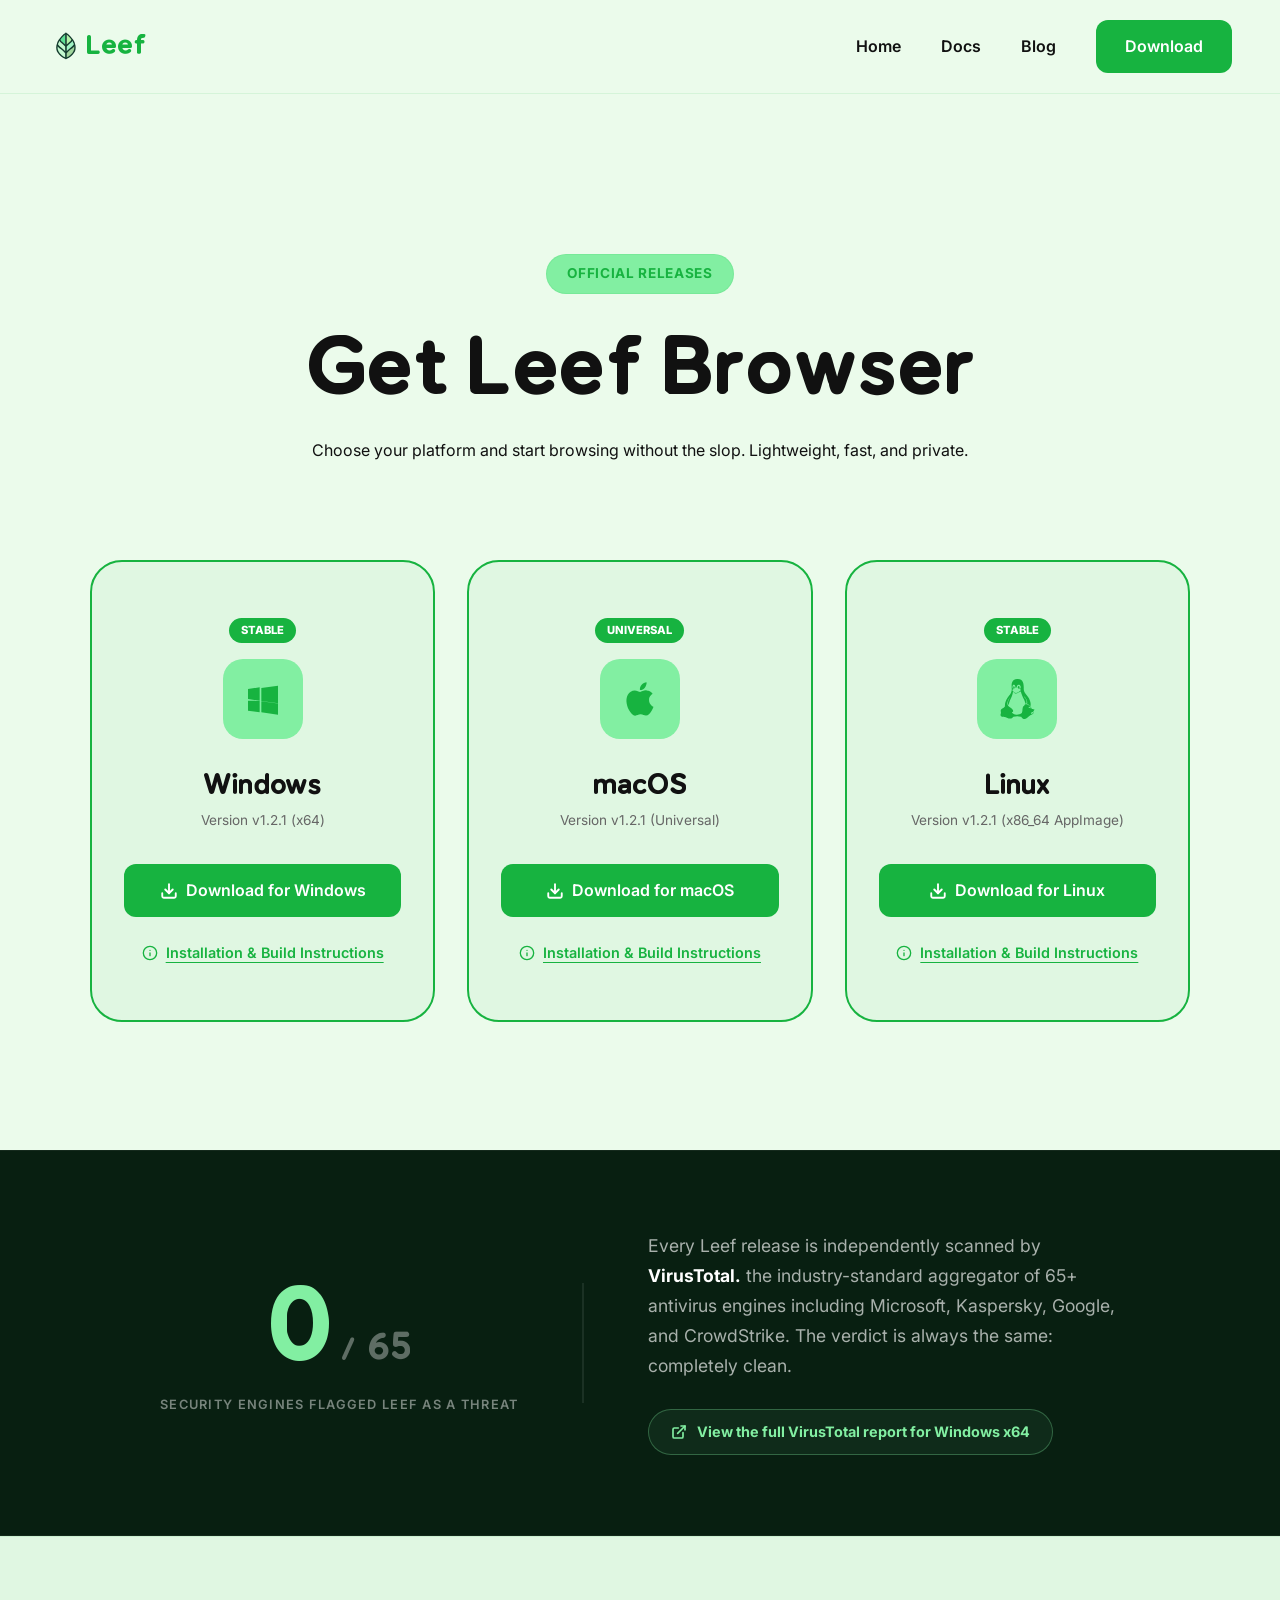
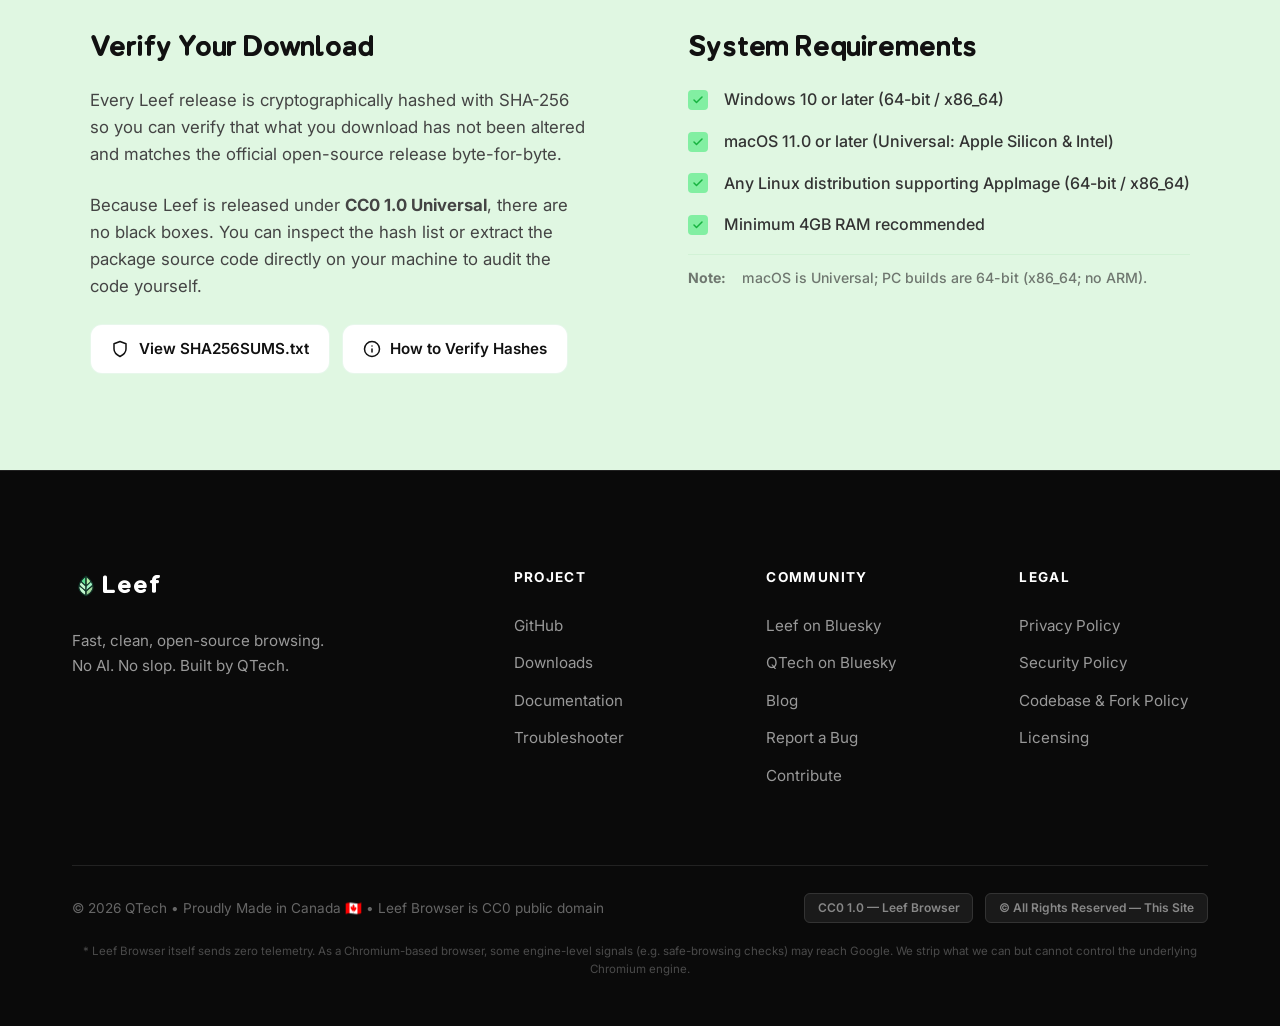
<file: downloads.html>
<!DOCTYPE html>
<html lang="en">

<head>
  <meta charset="UTF-8">
  <meta name="viewport" content="width=device-width, initial-scale=1.0">
  <title>Downloads - Leef Browser</title>
  <meta name="description"
    content="Download Leef Browser for Windows, macOS, and Linux. The lightweight, privacy-first Chromium browser.">
  <link rel="stylesheet" href="style.css?v=1.2.1">
  <link rel="icon" type="image/svg+xml" href="logo.svg">
  <!-- Canonical URL -->
  <link rel="canonical" href="https://leefbrowser.site/downloads">

  <!-- Open Graph -->
  <meta property="og:type" content="website">
  <meta property="og:url" content="https://leefbrowser.site/downloads">
  <meta property="og:title" content="Downloads - Leef Browser">
  <meta property="og:description"
    content="Download Leef Browser for Windows, macOS, and Linux. The lightweight, privacy-first Chromium browser.">
  <meta property="og:image" content="https://leefbrowser.site/logo.svg">
  <meta property="og:site_name" content="Leef Browser">

  <!-- Twitter / X Card -->
  <meta name="twitter:card" content="summary">
  <meta name="twitter:title" content="Downloads - Leef Browser">
  <meta name="twitter:description"
    content="Download Leef Browser for Windows, macOS, and Linux. The lightweight, privacy-first Chromium browser.">
  <meta name="twitter:image" content="https://leefbrowser.site/logo.svg">
</head>

<body>
  <a href="#main-content" class="skip-link">Skip to main content</a>

  <nav class="navbar">
    <a href="./" class="brand">
      <img src="logo.svg" alt="Leef Logo" width="32" height="32">
      Leef
    </a>
    <div class="nav-links">
      <a href="./">Home</a>
      <a href="docs">Docs</a>
      <a href="https://madebyqtech.substack.com" target="_blank" rel="noopener noreferrer">Blog</a>
      <a href="downloads" class="btn btn-primary" id="nav-download">Download</a>
    </div>
  </nav>

  <main id="main-content">
    <header class="downloads-hero">
      <div class="container">
        <div class="pill-beta">Official Releases</div>
        <h1>Get Leef Browser</h1>
        <p>Choose your platform and start browsing without the slop. Lightweight, fast, and private.</p>
      </div>
    </header>

    <section class="downloads-section">
      <div class="container">
        <div class="downloads-grid" style="align-items: flex-start;">
          <!-- Windows -->
          <div class="download-card featured">
            <div class="platform-pill">Stable</div>
            <div class="platform-icon">
              <svg viewBox="0 0 24 24" fill="currentColor">
                <path
                  d="M3 12L10 13V5L3 6V12ZM11 13.14L21 14.5V4L11 5.43V13.14ZM3 13V19L10 20V13.14L3 13ZM11 20L21 21.5V14.64L11 13.29V20Z" />
              </svg>
            </div>
            <h3>Windows</h3>
            <div class="version-tag">Version <span class="current-version">v1.2.1</span> (x64)</div>
            <a href="https://github.com/git-QTech/leef/releases/latest" class="btn btn-primary" id="win-download-page">
              <svg viewBox="0 0 24 24" fill="none" stroke="currentColor" stroke-width="2.5" stroke-linecap="round"
                stroke-linejoin="round" style="width: 18px; height: 18px; margin-right: 8px;">
                <path d="M21 15v4a2 2 0 0 1-2 2H5a2 2 0 0 1-2-2v-4"></path>
                <polyline points="7 10 12 15 17 10"></polyline>
                <line x1="12" y1="15" x2="12" y2="3"></line>
              </svg>
              Download for Windows
            </a>

            <button class="instructions-link" id="open-instructions" data-target-tab="tab-install" data-target-os="win">
              <svg viewBox="0 0 24 24" width="16" height="16" fill="none" stroke="currentColor" stroke-width="2"
                stroke-linecap="round" stroke-linejoin="round">
                <circle cx="12" cy="12" r="10"></circle>
                <line x1="12" y1="16" x2="12" y2="12"></line>
                <line x1="12" y1="8" x2="12.01" y2="8"></line>
              </svg>
              Installation & Build Instructions
            </button>
          </div>

          <!-- macOS -->
          <div class="download-card featured" id="mac-card">
            <div class="platform-pill" id="mac-pill">Universal</div>
            <div class="platform-icon">
              <svg viewBox="0 0 24 24" fill="currentColor">
                <path
                  d="M18.71,19.5C17.88,20.74,17,21.95,15.66,21.97C14.32,22,13.89,21.18,12.37,21.18C10.84,21.18,10.37,21.95,9.1,22C7.79,22.05,6.8,20.68,5.96,19.47C4.25,17,2.94,12.45,4.7,9.39C5.57,7.87,7.13,6.91,8.82,6.88C10.1,6.86,11.32,7.75,12.11,7.75C12.89,7.75,14.37,6.68,15.92,6.84C16.57,6.87,18.39,7.1,19.56,8.82C19.47,8.88,17.39,10.1,17.41,12.63C17.44,15.65,20.06,16.66,20.09,16.67C20.06,16.74,19.67,18.11,18.71,19.5M13,3.5C13.73,2.67,14.94,2.04,15.94,2C16.07,3.17,15.6,4.35,14.9,5.19C14.21,6.04,13.07,6.7,11.95,6.61C11.8,5.46,12.36,4.26,13,3.5Z" />
              </svg>
            </div>
            <h3>macOS</h3>
            <div class="version-tag" id="mac-version-tag">Version <span class="current-version">v1.2.1</span> (Universal)</div>
            <a href="https://github.com/git-QTech/leef/releases/latest" class="btn btn-primary" id="mac-download-page">
              <svg viewBox="0 0 24 24" fill="none" stroke="currentColor" stroke-width="2.5" stroke-linecap="round"
                stroke-linejoin="round" style="width: 18px; height: 18px; margin-right: 8px;">
                <path d="M21 15v4a2 2 0 0 1-2 2H5a2 2 0 0 1-2-2v-4"></path>
                <polyline points="7 10 12 15 17 10"></polyline>
                <line x1="12" y1="15" x2="12" y2="3"></line>
              </svg>
              Download for macOS
            </a>

            <button class="instructions-link" data-target-tab="tab-install" data-target-os="mac">
              <svg viewBox="0 0 24 24" width="16" height="16" fill="none" stroke="currentColor" stroke-width="2"
                stroke-linecap="round" stroke-linejoin="round">
                <circle cx="12" cy="12" r="10"></circle>
                <line x1="12" y1="16" x2="12" y2="12"></line>
                <line x1="12" y1="8" x2="12.01" y2="8"></line>
              </svg>
              Installation & Build Instructions
            </button>
          </div>

          <!-- Linux -->
          <div class="download-card featured" id="linux-card">
            <div class="platform-pill" id="linux-pill">Stable</div>
            <div class="platform-icon">
              <svg viewBox="0 0 24 24" fill="currentColor">
                <path
                  d="M12.504 0c-.155 0-.315.008-.48.021-4.226.333-3.105 4.807-3.17 6.298-.076 1.092-.3 1.953-1.05 3.02-.885 1.051-2.127 2.75-2.716 4.521-.278.832-.41 1.684-.287 2.489a.424.424 0 00-.11.135c-.26.268-.45.6-.663.839-.199.199-.485.267-.797.4-.313.136-.658.269-.864.68-.09.189-.136.394-.132.602 0 .199.027.4.055.536.058.399.116.728.04.97-.249.68-.28 1.145-.106 1.484.174.334.535.47.94.601.81.2 1.91.135 2.774.6.926.466 1.866.67 2.616.47.526-.116.97-.464 1.208-.946.587-.003 1.23-.269 2.26-.334.699-.058 1.574.267 2.577.2.025.134.063.198.114.333l.003.003c.391.778 1.113 1.132 1.884 1.071.771-.06 1.592-.536 2.257-1.306.631-.765 1.683-1.084 2.378-1.503.348-.199.629-.469.649-.853.023-.4-.2-.811-.714-1.376v-.097l-.003-.003c-.17-.2-.25-.535-.338-.926-.085-.401-.182-.786-.492-1.046h-.003c-.059-.054-.123-.067-.188-.135a.357.357 0 00-.19-.064c.431-1.278.264-2.55-.173-3.694-.533-1.41-1.465-2.638-2.175-3.483-.796-1.005-1.576-1.957-1.56-3.368.026-2.152.236-6.133-3.544-6.139zm.529 3.405h.013c.213 0 .396.062.584.198.19.135.33.332.438.533.105.259.158.459.166.724 0-.02.006-.04.006-.06v.105a.086.086 0 01-.004-.021l-.004-.024a1.807 1.807 0 01-.15.706.953.953 0 01-.213.335.71.71 0 00-.088-.042c-.104-.045-.198-.064-.284-.133a1.312 1.312 0 00-.22-.066c.05-.06.146-.133.183-.198.053-.128.082-.264.088-.402v-.02a1.21 1.21 0 00-.061-.4c-.045-.134-.101-.2-.183-.333-.084-.066-.167-.132-.267-.132h-.016c-.093 0-.176.03-.262.132a.8.8 0 00-.205.334 1.18 1.18 0 00-.09.4v.019c.002.089.008.179.02.267-.193-.067-.438-.135-.607-.202a1.635 1.635 0 01-.018-.2v-.02a1.772 1.772 0 01.15-.768c.082-.22.232-.406.43-.533a.985.985 0 01.594-.2zm-2.962.059h.036c.142 0 .27.048.399.135.146.129.264.288.344.465.09.199.14.4.153.667v.004c.007.134.006.2-.002.266v.08c-.03.007-.056.018-.083.024-.152.055-.274.135-.393.2.012-.09.013-.18.003-.267v-.015c-.012-.133-.04-.2-.082-.333a.613.613 0 00-.166-.267.248.248 0 00-.183-.064h-.021c-.071.006-.13.04-.186.132a.552.552 0 00-.12.27.944.944 0 00-.023.33v.015c.012.135.037.2.08.334.046.134.098.2.166.268.01.009.02.018.034.024-.07.057-.117.07-.176.136a.304.304 0 01-.131.068 2.62 2.62 0 01-.275-.402 1.772 1.772 0 01-.155-.667 1.759 1.759 0 01.08-.668 1.43 1.43 0 01.283-.535c.128-.133.26-.2.418-.2zm1.37 1.706c.332 0 .733.065 1.216.399.293.2.523.269 1.052.468h.003c.255.136.405.266.478.399v-.131a.571.571 0 01.016.47c-.123.31-.516.643-1.063.842v.002c-.268.135-.501.333-.775.465-.276.135-.588.292-1.012.267a1.139 1.139 0 01-.448-.067 3.566 3.566 0 01-.322-.198c-.195-.135-.363-.332-.612-.465v-.005h-.005c-.4-.246-.616-.512-.686-.71-.07-.268-.005-.47.193-.6.224-.135.38-.271.483-.336.104-.074.143-.102.176-.131h.002v-.003c.169-.202.436-.47.839-.601.139-.036.294-.065.466-.065zm2.8 2.142c.358 1.417 1.196 3.475 1.735 4.473.286.534.855 1.659 1.102 3.024.156-.005.33.018.513.064.646-1.671-.546-3.467-1.089-3.966-.22-.2-.232-.335-.123-.335.59.534 1.365 1.572 1.646 2.757.13.535.16 1.104.021 1.67.067.028.135.06.205.067 1.032.534 1.413.938 1.23 1.537v-.043c-.06-.003-.12 0-.18 0h-.016c.151-.467-.182-.825-1.065-1.224-.915-.4-1.646-.336-1.77.465-.008.043-.013.066-.018.135-.068.023-.139.053-.209.064-.43.268-.662.669-.793 1.187-.13.533-.17 1.156-.205 1.869v.003c-.02.334-.17.838-.319 1.35-1.5 1.072-3.58 1.538-5.348.334a2.645 2.645 0 00-.402-.533 1.45 1.45 0 00-.275-.333c.182 0 .338-.03.465-.067a.615.615 0 00.314-.334c.108-.267 0-.697-.345-1.163-.345-.467-.931-.995-1.788-1.521-.63-.4-.986-.87-1.15-1.396-.165-.534-.143-1.085-.015-1.645.245-1.07.873-2.11 1.274-2.763.107-.065.037.135-.408.974-.396.751-1.14 2.497-.122 3.854a8.123 8.123 0 01.647-2.876c.564-1.278 1.743-3.504 1.836-5.268.048.036.217.135.289.202.218.133.38.333.59.465.21.201.477.335.876.335.039.003.075.006.11.006.412 0 .73-.134.997-.268.29-.134.52-.334.74-.4h.005c.467-.135.835-.402 1.044-.7zm2.185 8.958c.037.6.343 1.245.882 1.377.588.134 1.434-.333 1.791-.765l.211-.01c.315-.007.577.01.847.268l.003.003c.208.199.305.53.391.876.085.4.154.78.409 1.066.486.527.645.906.636 1.14l.003-.007v.018l-.003-.012c-.015.262-.185.396-.498.595-.63.401-1.57-.618.737-1.37 1.14-2.036 1.191-.664.053-1.237-.2-1.574-.898l-.005-.003c-.21-.4-.12-1.025.056-1.69.176-.668.428-1.344.463-1.897.037-.714.076-1.335.195-1.814.12-.465.308-.797.641-.984l.045-.022zm-10.814.049h.01c.053 0 .105.005.157.014.376.055.706.333 1.023.752l.91 1.664.003.003c.243.533.754 1.064 1.189 1.637.434.598.77 1.131.729 1.57v.006c-.057.744-.48 1.148-1.125 1.294-.645.135-1.52.002-2.395-.464-.968-.536-2.118-.469-2.857-.602-.369-.066-.61-.2-.723-.4-.11-.2-.113-.602.123-1.23v-.004l.002-.003c.117-.334.03-.752-.027-1.118-.055-.401-.083-.71.043-.94.16-.334.396-.4.69-.533.294-.135.64-.202.915-.47h.002v-.002c.256-.268.445-.601.668-.838.19-.201.38-.336.663-.336zm7.159-9.074c-.435.201-.945.535-1.488.535-.542 0-.97-.267-1.28-.466-.154-.134-.28-.268-.373-.335-.164-.134-.144-.333-.074-.333.109.016.129.134.199.2.096.066.215.2.36.333.292.2.68.467 1.167.467.485 0 1.053-.267 1.398-.466.195-.135.445-.334.648-.467.156-.136.149-.267.279-.267.128.016.034.134-.147.332a8.097 8.097 0 01-.69.468zm-1.082-1.583V5.64c-.006-.02.013-.042.029-.05.074-.043.18-.027.26.004.063 0 .16.067.15.135-.006.049-.085.066-.135.066-.055 0-.092-.043-.141-.068-.052-.018-.146-.008-.163-.065zm-.551 0c-.02.058-.113.049-.166.066-.047.025-.086.068-.14.068-.05 0-.13-.02-.136-.068-.01-.066.088-.133.15-.133.08-.031.184-.047.259-.005.019.009.036.03.03.05v.02h.003z" />
              </svg>
            </div>
            <h3>Linux</h3>
            <div class="version-tag" id="linux-version-tag">Version <span class="current-version">v1.2.1</span> (x86_64 AppImage)</div>
            <a href="https://github.com/git-QTech/leef/releases/latest" class="btn btn-primary" id="linux-download-page">
              <svg viewBox="0 0 24 24" fill="none" stroke="currentColor" stroke-width="2.5" stroke-linecap="round"
                stroke-linejoin="round" style="width: 18px; height: 18px; margin-right: 8px;">
                <path d="M21 15v4a2 2 0 0 1-2 2H5a2 2 0 0 1-2-2v-4"></path>
                <polyline points="7 10 12 15 17 10"></polyline>
                <line x1="12" y1="15" x2="12" y2="3"></line>
              </svg>
              Download for Linux
            </a>

            <button class="instructions-link" data-target-tab="tab-install" data-target-os="linux">
              <svg viewBox="0 0 24 24" width="16" height="16" fill="none" stroke="currentColor" stroke-width="2"
                stroke-linecap="round" stroke-linejoin="round">
                <circle cx="12" cy="12" r="10"></circle>
                <line x1="12" y1="16" x2="12" y2="12"></line>
                <line x1="12" y1="8" x2="12.01" y2="8"></line>
              </svg>
              Installation & Build Instructions
            </button>
          </div>
        </div>
      </div>
    </section>

    <!-- Security Trust Banner -->
    <section class="vt-trust-banner">
      <div class="container">
        <div class="vt-trust-inner">
          <div class="vt-trust-left">
            <div class="vt-score">
              <span class="vt-score-num">0</span>
              <span class="vt-score-denom">&thinsp;/ 65</span>
            </div>
            <div class="vt-score-label">Security engines flagged Leef as a threat</div>
          </div>
          <div class="vt-trust-divider"></div>
          <div class="vt-trust-right">
            <p class="vt-trust-desc">
              Every Leef release is independently scanned by <strong>VirusTotal.</strong> the industry-standard
              aggregator of 65+ antivirus engines including Microsoft, Kaspersky, Google, and CrowdStrike. The verdict
              is always the same: completely clean.
            </p>
            <a href="https://www.virustotal.com/gui/file/d1d7053158027e79ec87c5e0c410d87349512c993a83d3dd6a182d6bf26f2e7b/detection"
              target="_blank" rel="noopener noreferrer" class="vt-trust-btn">
              <svg viewBox="0 0 24 24" width="16" height="16" fill="none" stroke="currentColor" stroke-width="2.5"
                stroke-linecap="round" stroke-linejoin="round">
                <path d="M18 13v6a2 2 0 0 1-2 2H5a2 2 0 0 1-2-2V8a2 2 0 0 1 2-2h6"></path>
                <polyline points="15 3 21 3 21 9"></polyline>
                <line x1="10" y1="14" x2="21" y2="3"></line>
              </svg>
              View the full VirusTotal report for Windows x64
            </a>
          </div>
        </div>
      </div>
    </section>


    <section class="download-info-section">
      <div class="container">
        <div class="info-grid">
          <div class="info-box">
            <h4>Verify Your Download</h4>
            <p>Every Leef release is cryptographically hashed with SHA-256 so you can verify that what you download has not been altered and matches the official open-source release byte-for-byte.</p>
            <p>Because Leef is released under <strong>CC0 1.0 Universal</strong>, there are no black boxes. You can inspect the hash list or extract the package source code directly on your machine to audit the code yourself.</p>
            <div class="info-box-actions">
              <a href="https://github.com/git-QTech/leef/releases/latest" id="checksum-file-link" class="card-btn"
                target="_blank" rel="noopener noreferrer">
                <svg viewBox="0 0 24 24" width="16" height="16" fill="none" stroke="currentColor" stroke-width="2"
                  stroke-linecap="round" stroke-linejoin="round">
                  <path d="M12 22s8-4 8-10V5l-8-3-8 3v7c0 6 8 10 8 10z"></path>
                </svg>
                View SHA256SUMS.txt
              </a>
              <button type="button" class="card-btn" id="open-verify-modal" data-target-tab="tab-verify">
                <svg viewBox="0 0 24 24" width="16" height="16" fill="none" stroke="currentColor" stroke-width="2"
                  stroke-linecap="round" stroke-linejoin="round">
                  <circle cx="12" cy="12" r="10"></circle>
                  <line x1="12" y1="16" x2="12" y2="12"></line>
                  <line x1="12" y1="8" x2="12.01" y2="8"></line>
                </svg>
                How to Verify Hashes
              </button>
            </div>
          </div>
          <div class="info-box">
            <h4>System Requirements</h4>
            <ul class="check-list">
              <li>
                <svg viewBox="0 0 24 24" fill="none" stroke="currentColor" stroke-width="3" stroke-linecap="round"
                  stroke-linejoin="round">
                  <polyline points="20 6 9 17 4 12"></polyline>
                </svg>
                Windows 10 or later (64-bit / x86_64)
              </li>
              <li id="mac-requirement">
                <svg viewBox="0 0 24 24" fill="none" stroke="currentColor" stroke-width="3" stroke-linecap="round"
                  stroke-linejoin="round">
                  <polyline points="20 6 9 17 4 12"></polyline>
                </svg>
                macOS 11.0 or later (Universal: Apple Silicon &amp; Intel)
              </li>
              <li>
                <svg viewBox="0 0 24 24" fill="none" stroke="currentColor" stroke-width="3" stroke-linecap="round"
                  stroke-linejoin="round">
                  <polyline points="20 6 9 17 4 12"></polyline>
                </svg>
                Any Linux distribution supporting AppImage (64-bit / x86_64)
              </li>
              <li>
                <svg viewBox="0 0 24 24" fill="none" stroke="currentColor" stroke-width="3" stroke-linecap="round"
                  stroke-linejoin="round">
                  <polyline points="20 6 9 17 4 12"></polyline>
                </svg>
                Minimum 4GB RAM recommended
              </li>
              <li
                style="opacity: 0.65; font-size: 0.88rem; margin-top: 0.75rem; border-top: 1px solid var(--overlay-border); padding-top: 0.75rem;">
                <strong>Note:</strong> macOS is Universal; PC builds are 64-bit (x86_64; no ARM).
              </li>
            </ul>
          </div>
        </div>
      </div>
    </section>

    <!-- Instructions Modal -->
    <div class="modal-overlay" id="instructions-modal">
      <div class="modal-content instructions-modal-card">
        <button class="close-modal" id="close-instructions" aria-label="Close modal">
          <svg viewBox="0 0 24 24" width="20" height="20" fill="none" stroke="currentColor" stroke-width="2.5"
            stroke-linecap="round" stroke-linejoin="round">
            <line x1="18" y1="6" x2="6" y2="18"></line>
            <line x1="6" y1="6" x2="18" y2="18"></line>
          </svg>
        </button>

        <div class="modal-header-block">
          <div class="modal-badge-pill">Help &amp; Verification</div>
          <h3>Guides &amp; Verification</h3>
          <p class="modal-subtitle">Step-by-step setup, cryptographic hash verification, and source code audit.</p>
        </div>

        <!-- Category Tabs -->
        <div class="modal-nav-tabs" role="tablist">
          <button class="modal-tab-btn active" data-tab="tab-install" role="tab" aria-selected="true">
            <svg viewBox="0 0 24 24" width="16" height="16" fill="none" stroke="currentColor" stroke-width="2" stroke-linecap="round" stroke-linejoin="round">
              <path d="M21 15v4a2 2 0 0 1-2 2H5a2 2 0 0 1-2-2v-4"></path>
              <polyline points="7 10 12 15 17 10"></polyline>
              <line x1="12" y1="15" x2="12" y2="3"></line>
            </svg>
            Installation Guide
          </button>
          <button class="modal-tab-btn" data-tab="tab-verify" role="tab" aria-selected="false">
            <svg viewBox="0 0 24 24" width="16" height="16" fill="none" stroke="currentColor" stroke-width="2" stroke-linecap="round" stroke-linejoin="round">
              <path d="M12 22s8-4 8-10V5l-8-3-8 3v7c0 6 8 10 8 10z"></path>
            </svg>
            Verify Checksums
          </button>
          <button class="modal-tab-btn" data-tab="tab-build" role="tab" aria-selected="false">
            <svg viewBox="0 0 24 24" width="16" height="16" fill="none" stroke="currentColor" stroke-width="2" stroke-linecap="round" stroke-linejoin="round">
              <polyline points="16 18 22 12 16 6"></polyline>
              <polyline points="8 6 2 12 8 18"></polyline>
            </svg>
            Audit &amp; Build
          </button>
        </div>

        <!-- TAB 1: INSTALLATION -->
        <div class="modal-tab-pane active" id="tab-install" role="tabpanel">
          <!-- OS Subtabs -->
          <div class="modal-subtabs">
            <button class="subtab-btn active" data-os="win">
              <svg viewBox="0 0 24 24" width="14" height="14" fill="currentColor">
                <path d="M3 12L10 13V5L3 6V12ZM11 13.14L21 14.5V4L11 5.43V13.14ZM3 13V19L10 20V13.14L3 13ZM11 20L21 21.5V14.64L11 13.29V20Z"/>
              </svg>
              Windows (64-bit)
            </button>
            <button class="subtab-btn" data-os="mac">
              <svg viewBox="0 0 24 24" width="14" height="14" fill="currentColor">
                <path d="M18.71,19.5C17.88,20.74,17,21.95,15.66,21.97C14.32,22,13.89,21.18,12.37,21.18C10.84,21.18,10.37,21.95,9.1,22C7.79,22.05,6.8,20.68,5.96,19.47C4.25,17,2.94,12.45,4.7,9.39C5.57,7.87,7.13,6.91,8.82,6.88C10.1,6.86,11.32,7.75,12.11,7.75C12.89,7.75,14.37,6.68,15.92,6.84C16.57,6.87,18.39,7.1,19.56,8.82C19.47,8.88,17.39,10.1,17.41,12.63C17.44,15.65,20.06,16.66,20.09,16.67C20.06,16.74,19.67,18.11,18.71,19.5M13,3.5C13.73,2.67,14.94,2.04,15.94,2C16.07,3.17,15.6,4.35,14.9,5.19C14.21,6.04,13.07,6.7,11.95,6.61C11.8,5.46,12.36,4.26,13,3.5Z"/>
              </svg>
              macOS (Universal)
            </button>
            <button class="subtab-btn" data-os="linux">
              <svg viewBox="0 0 24 24" width="14" height="14" fill="currentColor">
                <path d="M12.504 0c-.155 0-.315.008-.48.021-4.226.333-3.105 4.807-3.17 6.298-.076 1.092-.3 1.953-1.05 3.02-.885 1.051-2.127 2.75-2.716 4.521-.278.832-.41 1.684-.287 2.489a.424.424 0 00-.11.135c-.26.268-.45.6-.663.839-.199.199-.485.267-.797.4-.313.136-.658.269-.864.68-.09.189-.136.394-.132.602 0 .199.027.4.055.536.058.399.116.728.04.97-.249.68-.28 1.145-.106 1.484.174.334.535.47.94.601.81.2 1.91.135 2.774.6.926.466 1.866.67 2.616.47.526-.116.97-.464 1.208-.946.587-.003 1.23-.269 2.26-.334.699-.058 1.574.267 2.577.2.025.134.063.198.114.333l.003.003c.391.778 1.113 1.132 1.884 1.071.771-.06 1.592-.536 2.257-1.306.631-.765 1.683-1.084 2.378-1.503.348-.199.629-.469.649-.853.023-.4-.2-.811-.714-1.376v-.097l-.003-.003c-.17-.2-.25-.535-.338-.926-.085-.401-.182-.786-.492-1.046h-.003c-.059-.054-.123-.067-.188-.135a.357.357 0 00-.19-.064c.431-1.278.264-2.55-.173-3.694-.533-1.41-1.465-2.638-2.175-3.483-.796-1.005-1.576-1.957-1.56-3.368.026-2.152.236-6.133-3.544-6.139zm.529 3.405h.013c.213 0 .396.062.584.198.19.135.33.332.438.533.105.259.158.459.166.724 0-.02.006-.04.006-.06v.105a.086.086 0 01-.004-.021l-.004-.024a1.807 1.807 0 01-.15.706.953.953 0 01-.213.335.71.71 0 00-.088-.042c-.104-.045-.198-.064-.284-.133a1.312 1.312 0 00-.22-.066c.05-.06.146-.133.183-.198.053-.128.082-.264.088-.402v-.02a1.21 1.21 0 00-.061-.4c-.045-.134-.101-.2-.183-.333-.084-.066-.167-.132-.267-.132h-.016c-.093 0-.176.03-.262.132a.8.8 0 00-.205.334 1.18 1.18 0 00-.09.4v.019c.002.089.008.179.02.267-.193-.067-.438-.135-.607-.202a1.635 1.635 0 01-.018-.2v-.02a1.772 1.772 0 01.15-.768c.082-.22.232-.406.43-.533a.985.985 0 01.594-.2z"/>
              </svg>
              Linux (x86_64)
            </button>
          </div>

          <!-- Windows Content -->
          <div class="os-content-pane active" id="os-win">
            <div class="instruction-steps">
              <div class="step-card">
                <div class="step-num">1</div>
                <div class="step-body">
                  <strong>Download the Installer</strong>
                  <p>Click <strong>Download for Windows</strong> on this page to get the latest <code>.exe</code> installer.</p>
                </div>
              </div>
              <div class="step-card">
                <div class="step-num">2</div>
                <div class="step-body">
                  <strong>Run Setup</strong>
                  <p>Open the installer. Leef installs directly to your user profile without admin privileges or bundled extras.</p>
                </div>
              </div>
            </div>
            <div class="smart-notice">
              <div class="notice-icon">ℹ️</div>
              <div class="notice-text">
                <strong>Windows SmartScreen Notice:</strong> You may see a "Windows protected your PC" alert on first run because Leef is community open-source without an expensive EV certificate. Click <strong>More Info &rarr; Run Anyway</strong> to proceed.
              </div>
            </div>
          </div>

          <!-- macOS Content -->
          <div class="os-content-pane" id="os-mac">
            <div class="instruction-steps">
              <div class="step-card">
                <div class="step-num">1</div>
                <div class="step-body">
                  <strong>Download Universal .dmg</strong>
                  <p>Our Universal build runs natively on both Apple Silicon (M1&ndash;M4) and Intel Macs.</p>
                </div>
              </div>
              <div class="step-card">
                <div class="step-num">2</div>
                <div class="step-body">
                  <strong>Drag to Applications</strong>
                  <p>Double-click the downloaded <code>.dmg</code> file to mount it, then drag the <strong>Leef</strong> icon into your <strong>Applications</strong> folder.</p>
                </div>
              </div>
            </div>
            <div class="smart-notice">
              <div class="notice-icon">ℹ️</div>
              <div class="notice-text">
                <strong>macOS Gatekeeper Notice:</strong> On first launch, right-click the Leef icon in Applications and select <strong>Open</strong> to bypass the unsigned developer warning.
              </div>
            </div>
          </div>

          <!-- Linux Content -->
          <div class="os-content-pane" id="os-linux">
            <div class="instruction-steps">
              <div class="step-card">
                <div class="step-num">1</div>
                <div class="step-body">
                  <strong>Download x86_64 AppImage</strong>
                  <p>Download the standalone <code>.AppImage</code> package (compatible with Ubuntu, Fedora, Debian, Arch, and more).</p>
                </div>
              </div>
              <div class="step-card">
                <div class="step-num">2</div>
                <div class="step-body">
                  <strong>Make Executable &amp; Launch</strong>
                  <p>Run this in terminal or check "Allow executing file as program" in file properties:</p>
                  <div class="terminal-card" style="margin-top: 0.65rem;">
                    <div class="terminal-header">
                      <span class="terminal-dot red"></span>
                      <span class="terminal-dot yellow"></span>
                      <span class="terminal-dot green"></span>
                      <span class="terminal-title">bash</span>
                      <button class="copy-btn" data-copy="chmod +x Leef-Browser-*.AppImage &amp;&amp; ./Leef-Browser-*.AppImage">Copy</button>
                    </div>
                    <pre class="terminal-code"><code>chmod +x Leef-Browser-*.AppImage &amp;&amp; ./Leef-Browser-*.AppImage</code></pre>
                  </div>
                </div>
              </div>
            </div>
          </div>
        </div>

        <!-- TAB 2: VERIFY CHECKSUMS -->
        <div class="modal-tab-pane" id="tab-verify" role="tabpanel">
          <p class="section-intro">
            Every release is cryptographically hashed with SHA-256. Compare your local file hash with our official <a href="https://github.com/git-QTech/leef/releases/latest" target="_blank" rel="noopener noreferrer">SHA256SUMS.txt</a> to guarantee authenticity:
          </p>

          <div class="modal-subtabs">
            <button class="subtab-btn active" data-verify-os="v-win">Windows (PowerShell)</button>
            <button class="subtab-btn" data-verify-os="v-mac">macOS (Terminal)</button>
            <button class="subtab-btn" data-verify-os="v-linux">Linux (Terminal)</button>
          </div>

          <!-- Verify Windows -->
          <div class="verify-content-pane active" id="v-win">
            <div class="terminal-card">
              <div class="terminal-header">
                <span class="terminal-dot red"></span>
                <span class="terminal-dot yellow"></span>
                <span class="terminal-dot green"></span>
                <span class="terminal-title">PowerShell</span>
                <button class="copy-btn" data-copy="Get-FileHash .\leef-browser-setup-*.exe -Algorithm SHA256">Copy</button>
              </div>
              <pre class="terminal-code"><code>Get-FileHash .\leef-browser-setup-*.exe -Algorithm SHA256</code></pre>
            </div>
            <p class="verify-hint">The returned <code>Hash</code> should exactly match the string published in <code>SHA256SUMS.txt</code>.</p>
          </div>

          <!-- Verify macOS -->
          <div class="verify-content-pane" id="v-mac">
            <div class="terminal-card">
              <div class="terminal-header">
                <span class="terminal-dot red"></span>
                <span class="terminal-dot yellow"></span>
                <span class="terminal-dot green"></span>
                <span class="terminal-title">Terminal</span>
                <button class="copy-btn" data-copy="shasum -a 256 Leef-Browser-*-universal.dmg">Copy</button>
              </div>
              <pre class="terminal-code"><code>shasum -a 256 Leef-Browser-*-universal.dmg</code></pre>
            </div>
            <p class="verify-hint">Compare the calculated checksum with the entry for your <code>.dmg</code> file.</p>
          </div>

          <!-- Verify Linux -->
          <div class="verify-content-pane" id="v-linux">
            <div class="terminal-card">
              <div class="terminal-header">
                <span class="terminal-dot red"></span>
                <span class="terminal-dot yellow"></span>
                <span class="terminal-dot green"></span>
                <span class="terminal-title">Terminal</span>
                <button class="copy-btn" data-copy="sha256sum Leef-Browser-*.AppImage">Copy</button>
              </div>
              <pre class="terminal-code"><code>sha256sum Leef-Browser-*.AppImage</code></pre>
            </div>
            <p class="verify-hint">Tip: Download <code>SHA256SUMS.txt</code> to the same folder and run <code>sha256sum -c SHA256SUMS.txt</code>.</p>
          </div>
        </div>

        <!-- TAB 3: AUDIT & BUILD -->
        <div class="modal-tab-pane" id="tab-build" role="tabpanel">
          <div class="audit-grid">
            <div class="audit-card">
              <div class="audit-card-header">
                <span class="audit-icon">🔍</span>
                <div>
                  <strong>Audit Packaged Code (app.asar)</strong>
                  <p>Because Leef is CC0 public domain, the source code runs unpacked. You can extract and inspect every line of frontend code running on your machine:</p>
                </div>
              </div>
              <div class="terminal-card">
                <div class="terminal-header">
                  <span class="terminal-dot red"></span>
                  <span class="terminal-dot yellow"></span>
                  <span class="terminal-dot green"></span>
                  <span class="terminal-title">Terminal</span>
                  <button class="copy-btn" data-copy="npx @electron/asar extract resources/app.asar ./leef-unpacked">Copy</button>
                </div>
                <pre class="terminal-code"><code>npx @electron/asar extract resources/app.asar ./leef-unpacked</code></pre>
              </div>
              <p class="audit-paths">
                <strong>Archive location:</strong><br>
                &bull; Windows: <code>%LocalAppData%\Programs\private-browser\resources\app.asar</code><br>
                &bull; macOS: <code>/Applications/Leef Browser.app/Contents/Resources/app.asar</code>
              </p>
            </div>

            <div class="audit-card">
              <div class="audit-card-header">
                <span class="audit-icon">🛠️</span>
                <div>
                  <strong>Build Standalone Installer From Source</strong>
                  <p>Clone the GitHub repository and compile your own local installer:</p>
                </div>
              </div>
              <div class="terminal-card">
                <div class="terminal-header">
                  <span class="terminal-dot red"></span>
                  <span class="terminal-dot yellow"></span>
                  <span class="terminal-dot green"></span>
                  <span class="terminal-title">Commands</span>
                  <button class="copy-btn" data-copy="git clone https://github.com/git-QTech/leef.git&#10;cd leef&#10;npm install&#10;npm run dist">Copy All</button>
                </div>
                <pre class="terminal-code"><code>git clone https://github.com/git-QTech/leef.git
cd leef
npm install
npm run dist        <span class="code-comment"># Build Windows Installer</span>
npm run dist:mac    <span class="code-comment"># Build macOS Universal (.dmg)</span>
npm run dist:linux  <span class="code-comment"># Build Linux AppImage</span></code></pre>
              </div>
            </div>
          </div>
        </div>
      </div>
    </div>
  </main>

  <footer class="main-footer">
    <div class="container">
      <div class="footer-grid">
        <div class="footer-brand-col">
          <div class="brand-footer">
            <img src="logo.svg" alt="Leef Logo" width="24" height="24">
            Leef
          </div>
          <p class="footer-tagline">Fast, clean, open-source browsing.<br>No AI. No slop. Built by QTech.</p>
        </div>

        <div class="footer-links-col">
          <div class="footer-heading">Project</div>
          <ul class="footer-list">
            <li><a href="https://github.com/git-QTech/leef">GitHub</a></li>
            <li><a href="downloads">Downloads</a></li>
            <li><a href="docs">Documentation</a></li>
            <li><a href="troubleshooter">Troubleshooter</a></li>
          </ul>
        </div>

        <div class="footer-links-col">
          <div class="footer-heading">Community</div>
          <ul class="footer-list">
            <li><a href="https://bsky.app/profile/leefbrowser.bsky.social">Leef on Bluesky</a></li>
            <li><a href="https://bsky.app/profile/qtech.bsky.social">QTech on Bluesky</a></li>
            <li><a href="https://madebyqtech.substack.com" target="_blank">Blog</a></li>
            <li><a href="docs#bug-reporting">Report a Bug</a></li>
            <li><a href="https://github.com/git-QTech/leef/issues">Contribute</a></li>
          </ul>
        </div>

        <div class="footer-links-col">
          <div class="footer-heading">Legal</div>
          <ul class="footer-list">
            <li><a href="privacy">Privacy Policy</a></li>
            <li><a href="security">Security Policy</a></li>
            <li><a href="codebase-policy">Codebase & Fork Policy</a></li>
            <li><a href="licensing">Licensing</a></li>
          </ul>
        </div>
      </div>

      <div class="footer-bottom">
        <div class="footer-bottom-left">
          &copy; 2026 QTech &bull; Proudly Made in Canada 🇨🇦 &bull; Leef Browser is CC0 public domain
        </div>
        <div class="footer-bottom-right">
          <span class="license-pill">CC0 1.0 — Leef Browser</span>
          <span class="license-pill" style="margin-left: 0.5rem;">&copy; All Rights Reserved — This Site</span>
        </div>
      </div>
      <p style="font-size: 0.72rem; opacity: 0.45; text-align: center; margin-top: 1.5rem; line-height: 1.5;">* Leef
        Browser
        itself sends zero telemetry. As a Chromium-based browser, some engine-level signals (e.g. safe-browsing checks)
        may reach Google. We strip what we can but cannot control the underlying Chromium engine.</p>
    </div>
  </footer>

  <script src="script.js?v=1.2.1"></script>
</body>

</html>
</file>
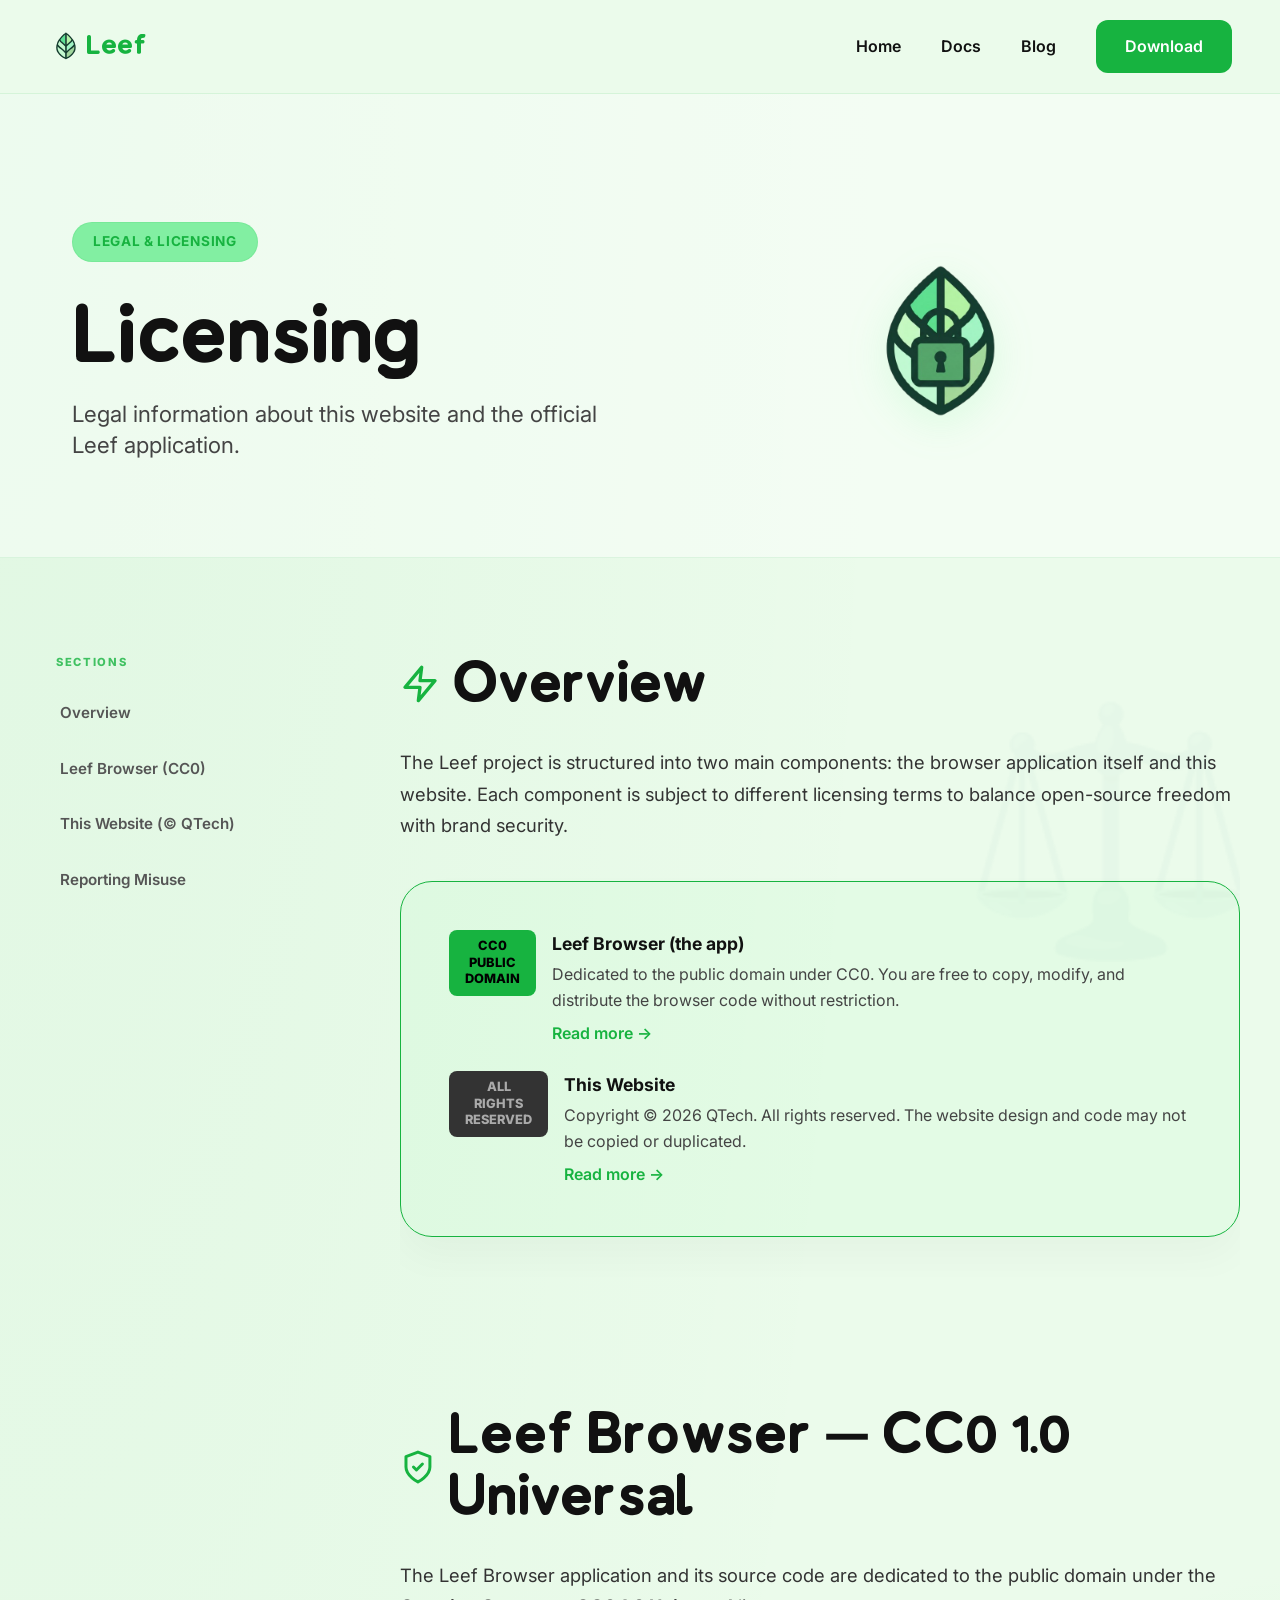
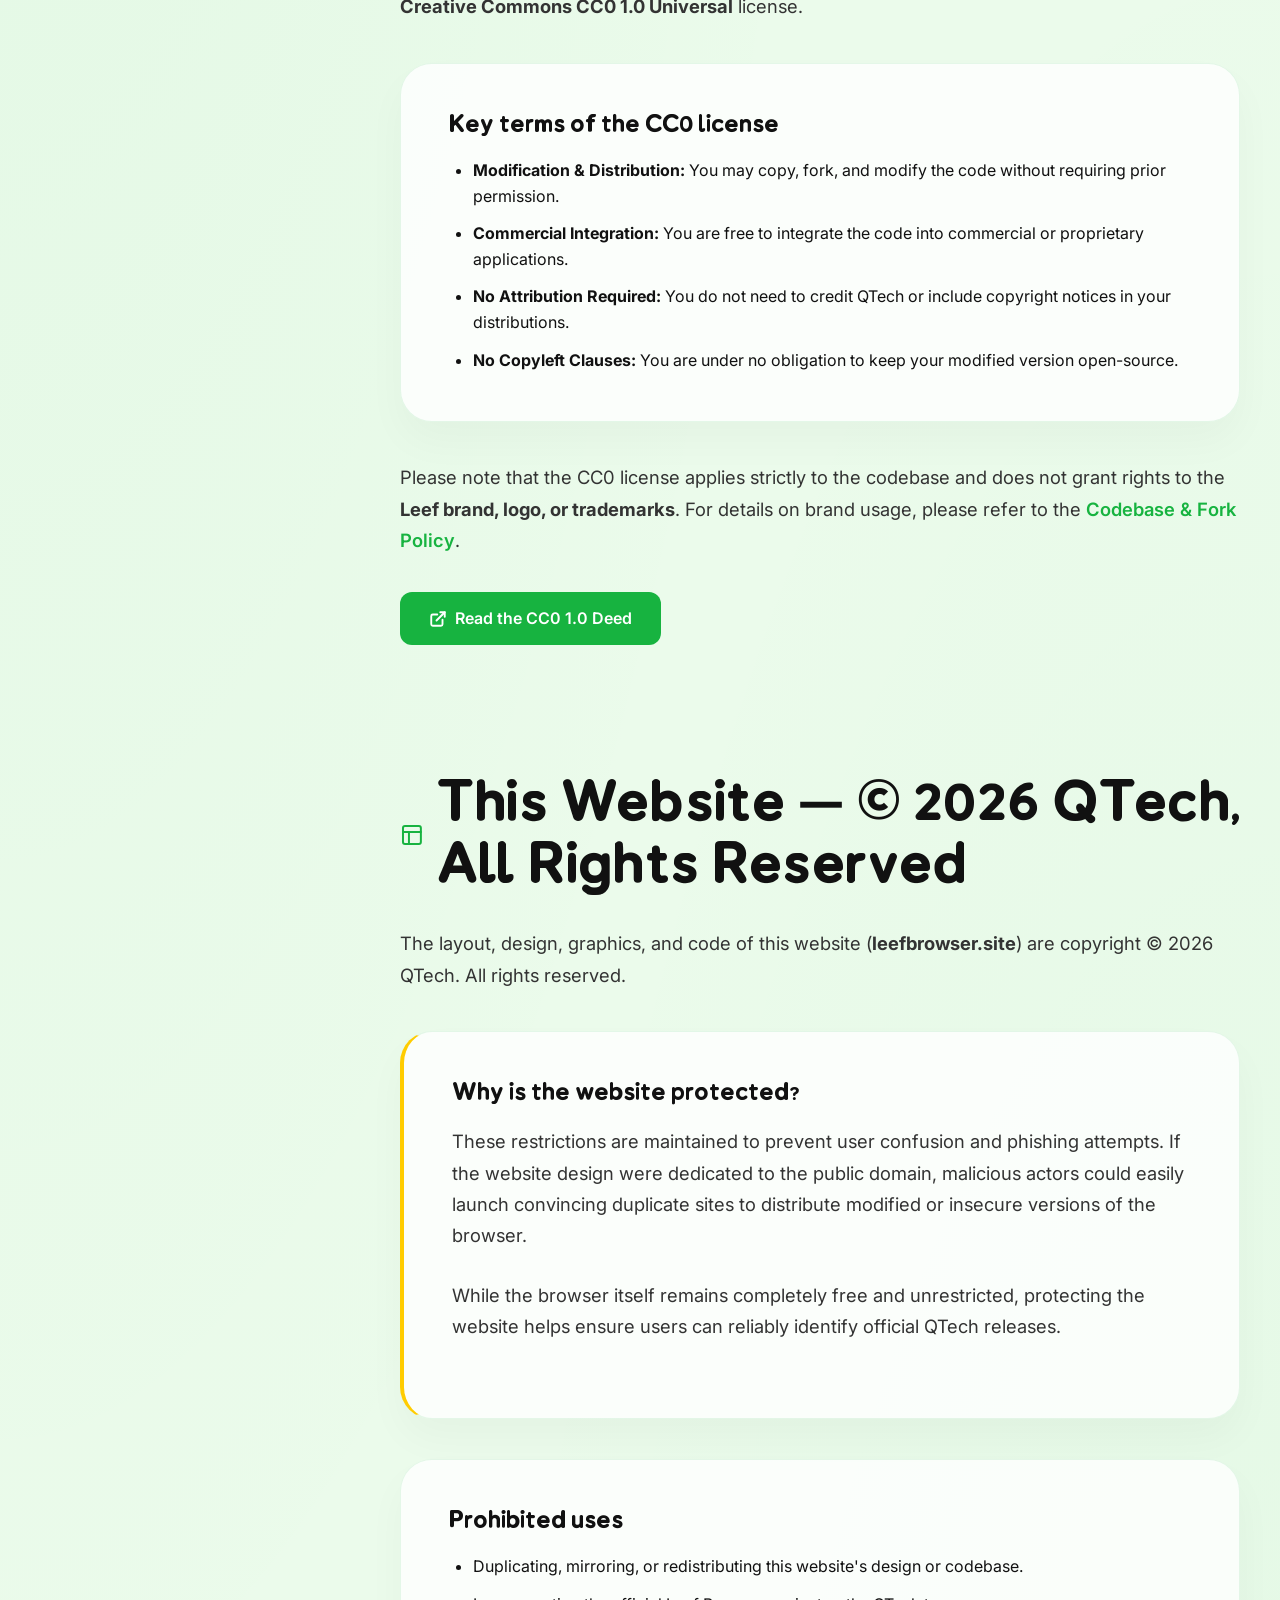
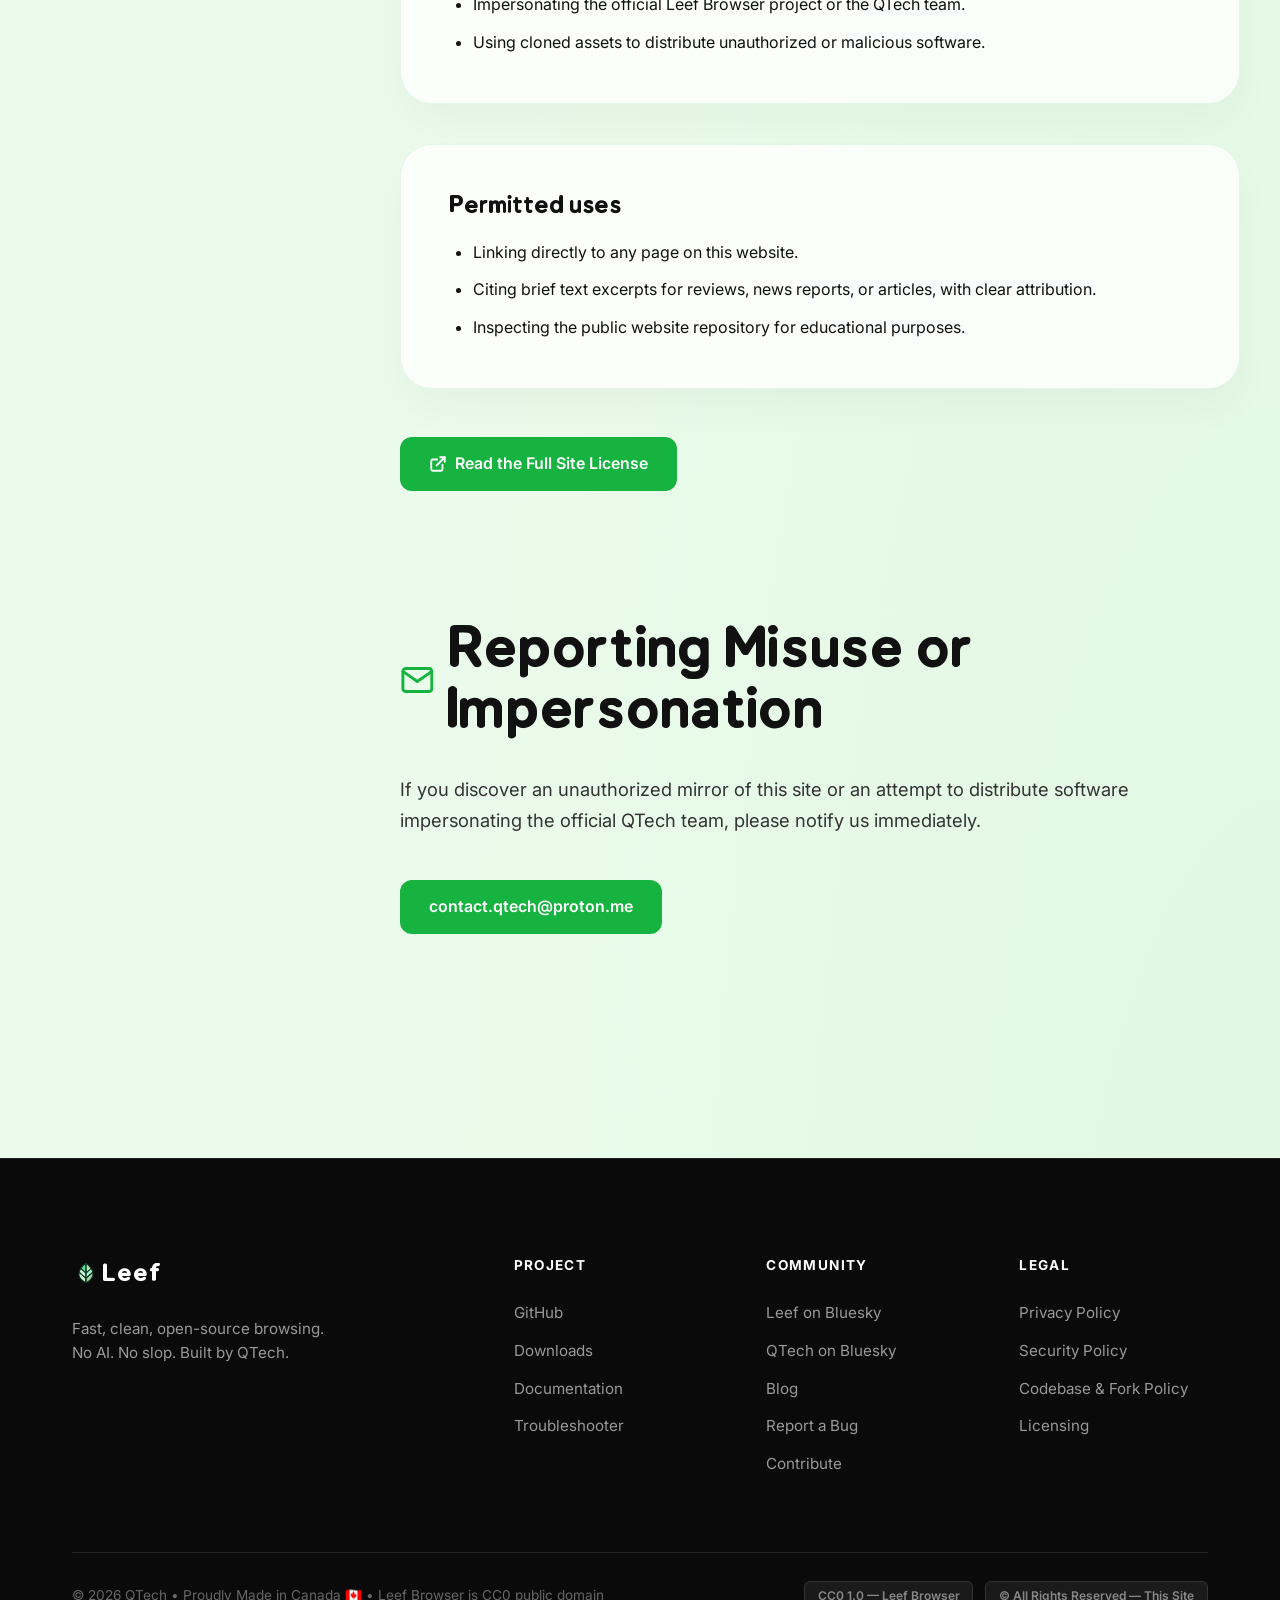
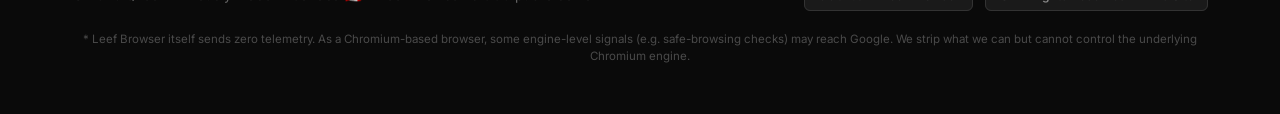
<file: licensing.html>
<!DOCTYPE html>
<html lang="en">

<head>
  <meta charset="UTF-8">
  <meta name="viewport" content="width=device-width, initial-scale=1.0">
  <title>Licensing - Leef Browser</title>
  <meta name="description"
    content="Licensing overview for the Leef Browser project. The browser app is CC0 public domain; the website is copyright QTech, all rights reserved.">
  <link rel="stylesheet" href="style.css?v=1.0.8">
  <link rel="icon" type="image/svg+xml" href="logo.svg">
  <!-- Canonical URL -->
  <link rel="canonical" href="https://leefbrowser.site/licensing">

  <!-- Open Graph -->
  <meta property="og:type" content="website">
  <meta property="og:url" content="https://leefbrowser.site/licensing">
  <meta property="og:title" content="Licensing - Leef Browser">
  <meta property="og:description" content="Licensing overview for the Leef Browser project. The browser app is CC0 public domain; the website is copyright QTech, all rights reserved.">
  <meta property="og:image" content="https://leefbrowser.site/logo.svg">
  <meta property="og:site_name" content="Leef Browser">

  <!-- Twitter / X Card -->
  <meta name="twitter:card" content="summary">
  <meta name="twitter:title" content="Licensing - Leef Browser">
  <meta name="twitter:description" content="Licensing overview for the Leef Browser project. The browser app is CC0 public domain; the website is copyright QTech, all rights reserved.">
  <meta name="twitter:image" content="https://leefbrowser.site/logo.svg">
</head>

<body class="docs-page">
  <a href="#main-content" class="skip-link">Skip to main content</a>
  <nav class="navbar">
    <a href="./" class="brand">
      <img src="logo.svg" alt="Leef Logo" width="32" height="32">
      Leef
    </a>
    <div class="nav-links">
      <a href="./">Home</a>
      <a href="docs">Docs</a>
      <a href="https://madebyqtech.substack.com" target="_blank" rel="noopener noreferrer">Blog</a>
      <a href="downloads" class="btn btn-primary" id="nav-download">Download</a>
    </div>
  </nav>

  <header class="docs-hero">
    <div class="container" style="display: flex; align-items: center; gap: 4rem; flex-wrap: wrap;">
      <div style="flex: 1; min-width: 300px;">
        <div class="pill-beta">Legal &amp; Licensing</div>
        <h1>Licensing</h1>
        <p>Legal information about this website and the official Leef application.</p>
      </div>
      <div style="flex: 1; min-width: 300px; display: flex; justify-content: center;">
        <img src="privacy-hero-v2.png" alt="Licensing Illustration"
          style="width: 100%; max-width: 200px; filter: drop-shadow(0 10px 20px rgba(90, 239, 126, 0.15));">
      </div>
    </div>
  </header>

  <main id="main-content" class="container docs-container">
    <aside class="docs-sidebar">
      <nav class="sidebar-nav">
        <div class="sidebar-heading">Sections</div>
        <a href="#overview" class="sidebar-link active">Overview</a>
        <a href="#browser" class="sidebar-link">Leef Browser (CC0)</a>
        <a href="#website" class="sidebar-link">This Website (© QTech)</a>
        <a href="#reporting" class="sidebar-link">Reporting Misuse</a>
      </nav>
    </aside>

    <article class="docs-content">

      <section id="overview" class="docs-section" style="position: relative; overflow: hidden;">
        <div
          style="position: absolute; top: -20px; right: -20px; font-size: 15rem; opacity: 0.03; pointer-events: none; color: var(--primary-color);">
          ⚖️</div>
        <h2 style="display: flex; align-items: center; gap: 12px;">
          <svg viewBox="0 0 24 24" width="28" height="28" stroke="var(--primary-color)" stroke-width="2" fill="none"
            stroke-linecap="round" stroke-linejoin="round">
            <polyline points="13 2 3 14 12 14 11 22 21 10 12 10 13 2"></polyline>
          </svg>
          Overview
        </h2>
        <p>The Leef project is structured into two main components: the browser application itself and this website.
          Each component is subject to different licensing terms to balance open-source freedom with brand security.</p>

        <div class="docs-card" style="background: rgba(90, 239, 126, 0.05); border: 1.5px solid var(--primary-color);">
          <ul style="list-style: none; display: grid; gap: 1.5rem;">
            <li style="display: flex; align-items: flex-start; gap: 16px;">
              <div
                style="background: var(--primary-color); color: black; padding: 0.5rem 1rem; border-radius: 8px; font-size: 0.8rem; font-weight: 800; flex-shrink: 0; text-align: center; line-height: 1.3;">
                CC0<br>PUBLIC<br>DOMAIN
              </div>
              <div>
                <strong style="display: block; margin-bottom: 0.25rem; font-size: 1.1rem;">Leef Browser (the
                  app)</strong>
                <span style="color: #444;">Dedicated to the public domain under CC0. You are free to copy, modify, and
                  distribute the browser code without restriction.</span>
                <a href="#browser"
                  style="display: block; margin-top: 0.5rem; color: var(--primary-color); font-weight: 600;">Read more
                  &rarr;</a>
              </div>
            </li>
            <li style="display: flex; align-items: flex-start; gap: 16px;">
              <div
                style="background: #333; color: #aaa; padding: 0.5rem 1rem; border-radius: 8px; font-size: 0.8rem; font-weight: 800; flex-shrink: 0; text-align: center; line-height: 1.3;">
                ALL<br>RIGHTS<br>RESERVED
              </div>
              <div>
                <strong style="display: block; margin-bottom: 0.25rem; font-size: 1.1rem;">This Website</strong>
                <span style="color: #444;">Copyright &copy; 2026 QTech. All rights reserved. The website design and code
                  may not be copied or duplicated.</span>
                <a href="#website"
                  style="display: block; margin-top: 0.5rem; color: var(--primary-color); font-weight: 600;">Read more
                  &rarr;</a>
              </div>
            </li>
          </ul>
        </div>
      </section>

      <section id="browser" class="docs-section">
        <h2 style="display: flex; align-items: center; gap: 12px;">
          <svg viewBox="0 0 24 24" width="28" height="28" stroke="var(--primary-color)" stroke-width="2" fill="none"
            stroke-linecap="round" stroke-linejoin="round">
            <path d="M12 22s8-4 8-10V5l-8-3-8 3v7c0 6 8 10 8 10z"></path>
            <path d="m9 12 2 2 4-4"></path>
          </svg>
          Leef Browser — CC0 1.0 Universal
        </h2>
        <p>The Leef Browser application and its source code are dedicated to the public domain under the
          <strong>Creative Commons CC0 1.0 Universal</strong> license.
        </p>

        <div class="docs-card">
          <h4>Key terms of the CC0 license</h4>
          <ul style="list-style: disc; margin-left: 1.5rem; display: grid; gap: 0.75rem; margin-top: 0.5rem;">
            <li><strong>Modification &amp; Distribution:</strong> You may copy, fork, and modify the code without
              requiring prior permission.</li>
            <li><strong>Commercial Integration:</strong> You are free to integrate the code into commercial or
              proprietary applications.</li>
            <li><strong>No Attribution Required:</strong> You do not need to credit QTech or include copyright notices
              in your distributions.</li>
            <li><strong>No Copyleft Clauses:</strong> You are under no obligation to keep your modified version
              open-source.</li>
          </ul>
        </div>

        <p>Please note that the CC0 license applies strictly to the codebase and does not grant rights to the
          <strong>Leef brand, logo, or trademarks</strong>. For details on brand usage, please refer to the <a
            href="codebase-policy" style="color: var(--primary-color); font-weight: 600;">Codebase &amp; Fork
            Policy</a>.
        </p>

        <a href="https://creativecommons.org/publicdomain/zero/1.0/" target="_blank" class="btn btn-primary"
          style="margin-top: 0.5rem; display: inline-flex; align-items: center; gap: 8px;">
          <svg viewBox="0 0 24 24" width="18" height="18" fill="none" stroke="currentColor" stroke-width="2.5"
            stroke-linecap="round" stroke-linejoin="round">
            <path d="M18 13v6a2 2 0 0 1-2 2H5a2 2 0 0 1-2-2V8a2 2 0 0 1 2-2h6"></path>
            <polyline points="15 3 21 3 21 9"></polyline>
            <line x1="10" y1="14" x2="21" y2="3"></line>
          </svg>
          Read the CC0 1.0 Deed
        </a>
      </section>

      <section id="website" class="docs-section">
        <h2 style="display: flex; align-items: center; gap: 12px;">
          <svg viewBox="0 0 24 24" width="28" height="28" stroke="var(--primary-color)" stroke-width="2" fill="none"
            stroke-linecap="round" stroke-linejoin="round">
            <rect x="3" y="3" width="18" height="18" rx="2" ry="2"></rect>
            <line x1="3" y1="9" x2="21" y2="9"></line>
            <line x1="9" y1="21" x2="9" y2="9"></line>
          </svg>
          This Website — &copy; 2026 QTech, All Rights Reserved
        </h2>
        <p>The layout, design, graphics, and code of this website (<strong>leefbrowser.site</strong>) are copyright
          &copy; 2026 QTech. All rights reserved.</p>

        <div class="docs-card" style="border-left: 4px solid #ffcc00;">
          <h4>Why is the website protected?</h4>
          <p>These restrictions are maintained to prevent user confusion and phishing attempts. If the website design
            were dedicated to the public domain, malicious actors could easily launch convincing duplicate sites to
            distribute modified or insecure versions of the browser.</p>
          <p style="margin-top: 1rem;">While the browser itself remains completely free and unrestricted, protecting the
            website helps ensure users can reliably identify official QTech releases.</p>
        </div>

        <div class="docs-card">
          <h4>Prohibited uses</h4>
          <ul style="list-style: disc; margin-left: 1.5rem; display: grid; gap: 0.75rem; margin-top: 0.5rem;">
            <li>Duplicating, mirroring, or redistributing this website's design or codebase.</li>
            <li>Impersonating the official Leef Browser project or the QTech team.</li>
            <li>Using cloned assets to distribute unauthorized or malicious software.</li>
          </ul>
        </div>

        <div class="docs-card">
          <h4>Permitted uses</h4>
          <ul style="list-style: disc; margin-left: 1.5rem; display: grid; gap: 0.75rem; margin-top: 0.5rem;">
            <li>Linking directly to any page on this website.</li>
            <li>Citing brief text excerpts for reviews, news reports, or articles, with clear attribution.</li>
            <li>Inspecting the public website repository for educational purposes.</li>
          </ul>
        </div>

        <a href="https://github.com/git-QTech/leef-landing/blob/main/LICENSE" target="_blank" class="btn btn-primary"
          style="margin-top: 0.5rem; display: inline-flex; align-items: center; gap: 8px;">
          <svg viewBox="0 0 24 24" width="18" height="18" fill="none" stroke="currentColor" stroke-width="2.5"
            stroke-linecap="round" stroke-linejoin="round">
            <path d="M18 13v6a2 2 0 0 1-2 2H5a2 2 0 0 1-2-2V8a2 2 0 0 1 2-2h6"></path>
            <polyline points="15 3 21 3 21 9"></polyline>
            <line x1="10" y1="14" x2="21" y2="3"></line>
          </svg>
          Read the Full Site License
        </a>
      </section>


      <section id="reporting" class="docs-section">
        <h2 style="display: flex; align-items: center; gap: 12px;">
          <svg viewBox="0 0 24 24" width="28" height="28" stroke="var(--primary-color)" stroke-width="2" fill="none"
            stroke-linecap="round" stroke-linejoin="round">
            <path d="M4 4h16c1.1 0 2 .9 2 2v12c0 1.1-.9 2-2 2H4c-1.1 0-2-.9-2-2V6c0-1.1.9-2 2-2z"></path>
            <polyline points="22,6 12,13 2,6"></polyline>
          </svg>
          Reporting Misuse or Impersonation
        </h2>
        <p>If you discover an unauthorized mirror of this site or an attempt to distribute software impersonating the
          official QTech team, please notify us immediately.</p>
        <a href="mailto:contact.qtech@proton.me" class="btn btn-primary"
          style="margin-top: 1rem;">contact.qtech@proton.me</a>
      </section>

    </article>
  </main>

  <footer class="main-footer">
    <div class="container">
      <div class="footer-grid">
        <div class="footer-brand-col">
          <div class="brand-footer">
            <img src="logo.svg" alt="Leef Logo" width="24" height="24">
            Leef
          </div>
          <p class="footer-tagline">Fast, clean, open-source browsing.<br>No AI. No slop. Built by QTech.</p>
        </div>

        <div class="footer-links-col">
          <div class="footer-heading">Project</div>
          <ul class="footer-list">
            <li><a href="https://github.com/git-QTech/leef">GitHub</a></li>
            <li><a href="downloads">Downloads</a></li>
            <li><a href="docs">Documentation</a></li>
            <li><a href="troubleshooter">Troubleshooter</a></li>
          </ul>
        </div>

        <div class="footer-links-col">
          <div class="footer-heading">Community</div>
          <ul class="footer-list">
            <li><a href="https://bsky.app/profile/leefbrowser.bsky.social">Leef on Bluesky</a></li>
            <li><a href="https://bsky.app/profile/qtech.bsky.social">QTech on Bluesky</a></li>
            <li><a href="https://madebyqtech.substack.com" target="_blank">Blog</a></li>
            <li><a href="docs#bug-reporting">Report a Bug</a></li>
            <li><a href="https://github.com/git-QTech/leef/issues">Contribute</a></li>
          </ul>
        </div>

        <div class="footer-links-col">
          <div class="footer-heading">Legal</div>
          <ul class="footer-list">
            <li><a href="privacy">Privacy Policy</a></li>
            <li><a href="security">Security Policy</a></li>
            <li><a href="codebase-policy">Codebase &amp; Fork Policy</a></li>
            <li><a href="licensing">Licensing</a></li>
          </ul>
        </div>
      </div>

      <div class="footer-bottom">
        <div class="footer-bottom-left">
          &copy; 2026 QTech &bull; Proudly Made in Canada 🇨🇦 &bull; Leef Browser is CC0 public domain
        </div>
        <div class="footer-bottom-right">
          <span class="license-pill">CC0 1.0 — Leef Browser</span>
          <span class="license-pill" style="margin-left: 0.5rem;">&copy; All Rights Reserved — This Site</span>
        </div>
      </div>
      <p style="font-size: 0.72rem; opacity: 0.45; text-align: center; margin-top: 1.5rem; line-height: 1.5;">* Leef Browser
        itself sends zero telemetry. As a Chromium-based browser, some engine-level signals (e.g. safe-browsing checks)
        may reach Google. We strip what we can but cannot control the underlying Chromium engine.</p>
    </div>
  </footer>

  <script>
    window.addEventListener('scroll', () => {
      const sections = document.querySelectorAll('.docs-section');
      const navLinks = document.querySelectorAll('.sidebar-link');
      let current = '';
      sections.forEach(section => {
        const sectionTop = section.offsetTop;
        if (pageYOffset >= sectionTop - 200) {
          current = section.getAttribute('id');
        }
      });
      navLinks.forEach(link => {
        link.classList.remove('active');
        if (current && link.getAttribute('href').includes(current)) {
          link.classList.add('active');
        }
      });
    });
  </script>
</body>

</html>
</file>
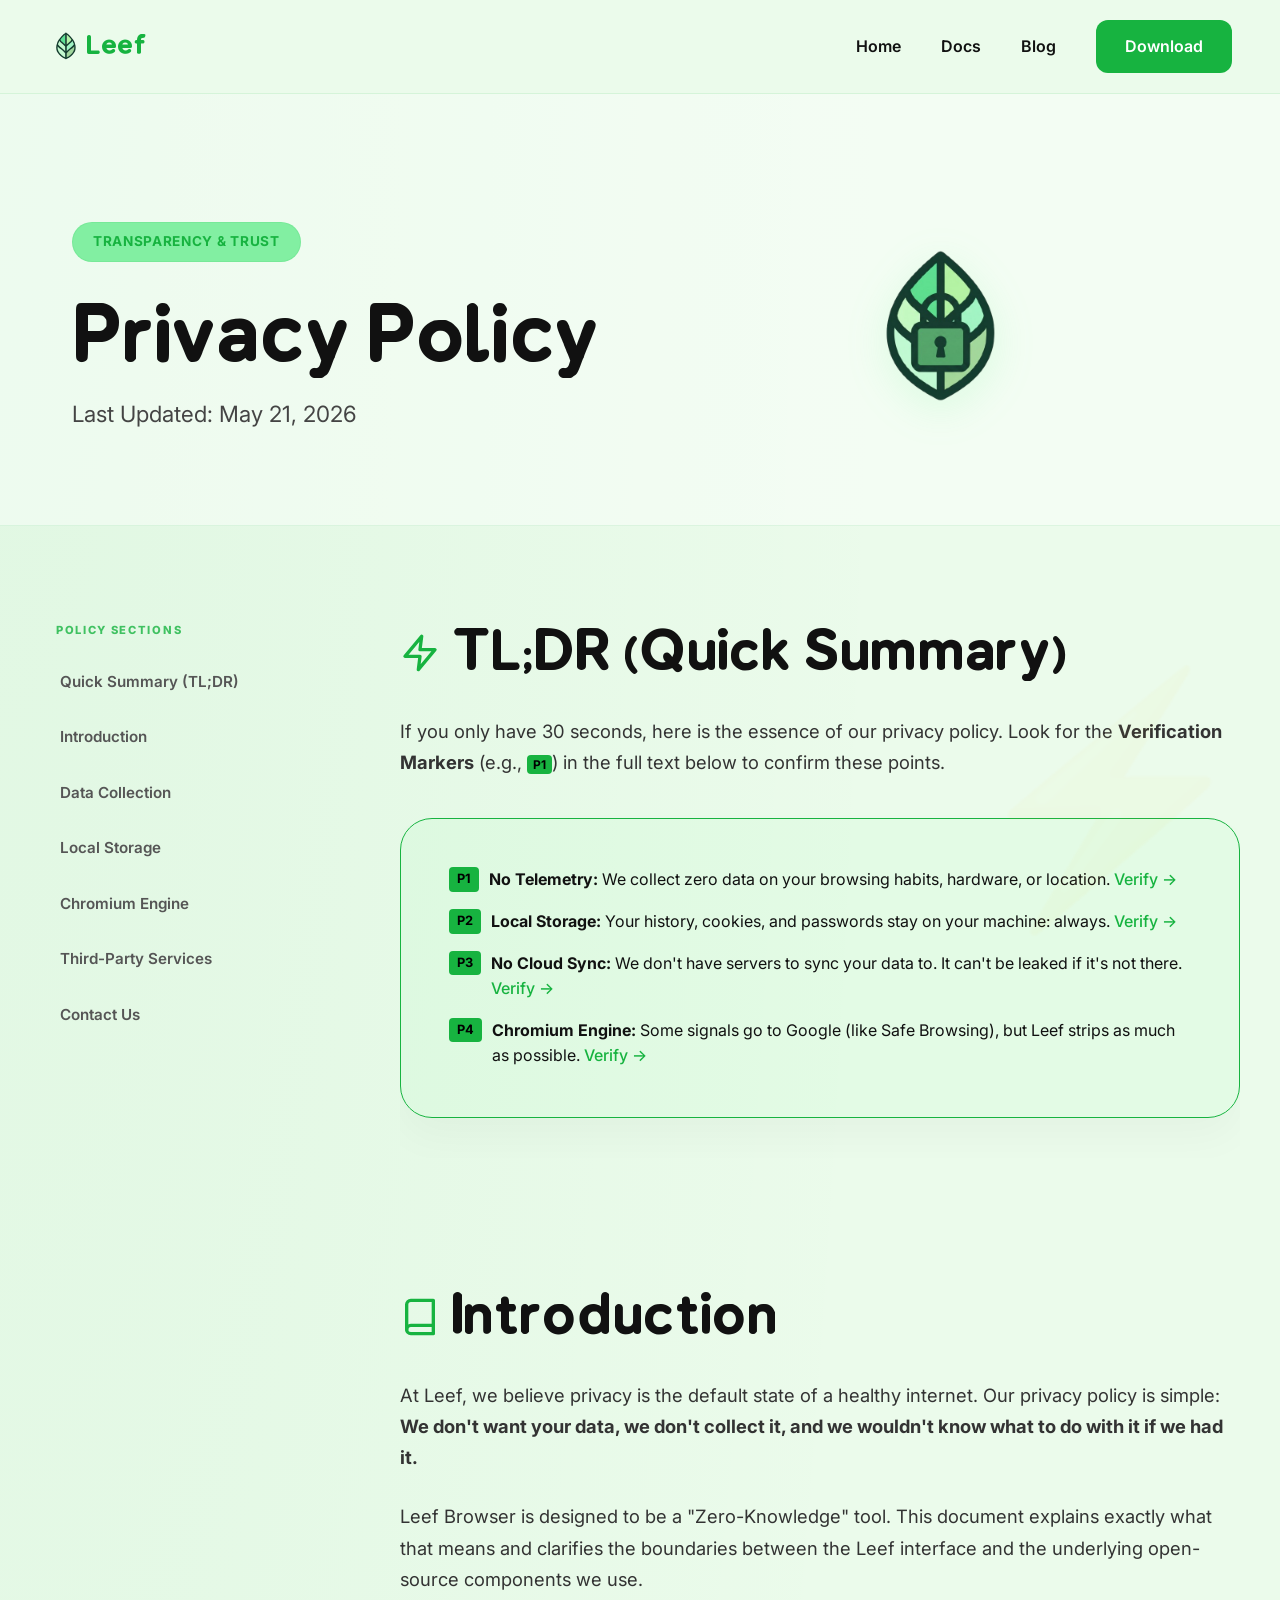
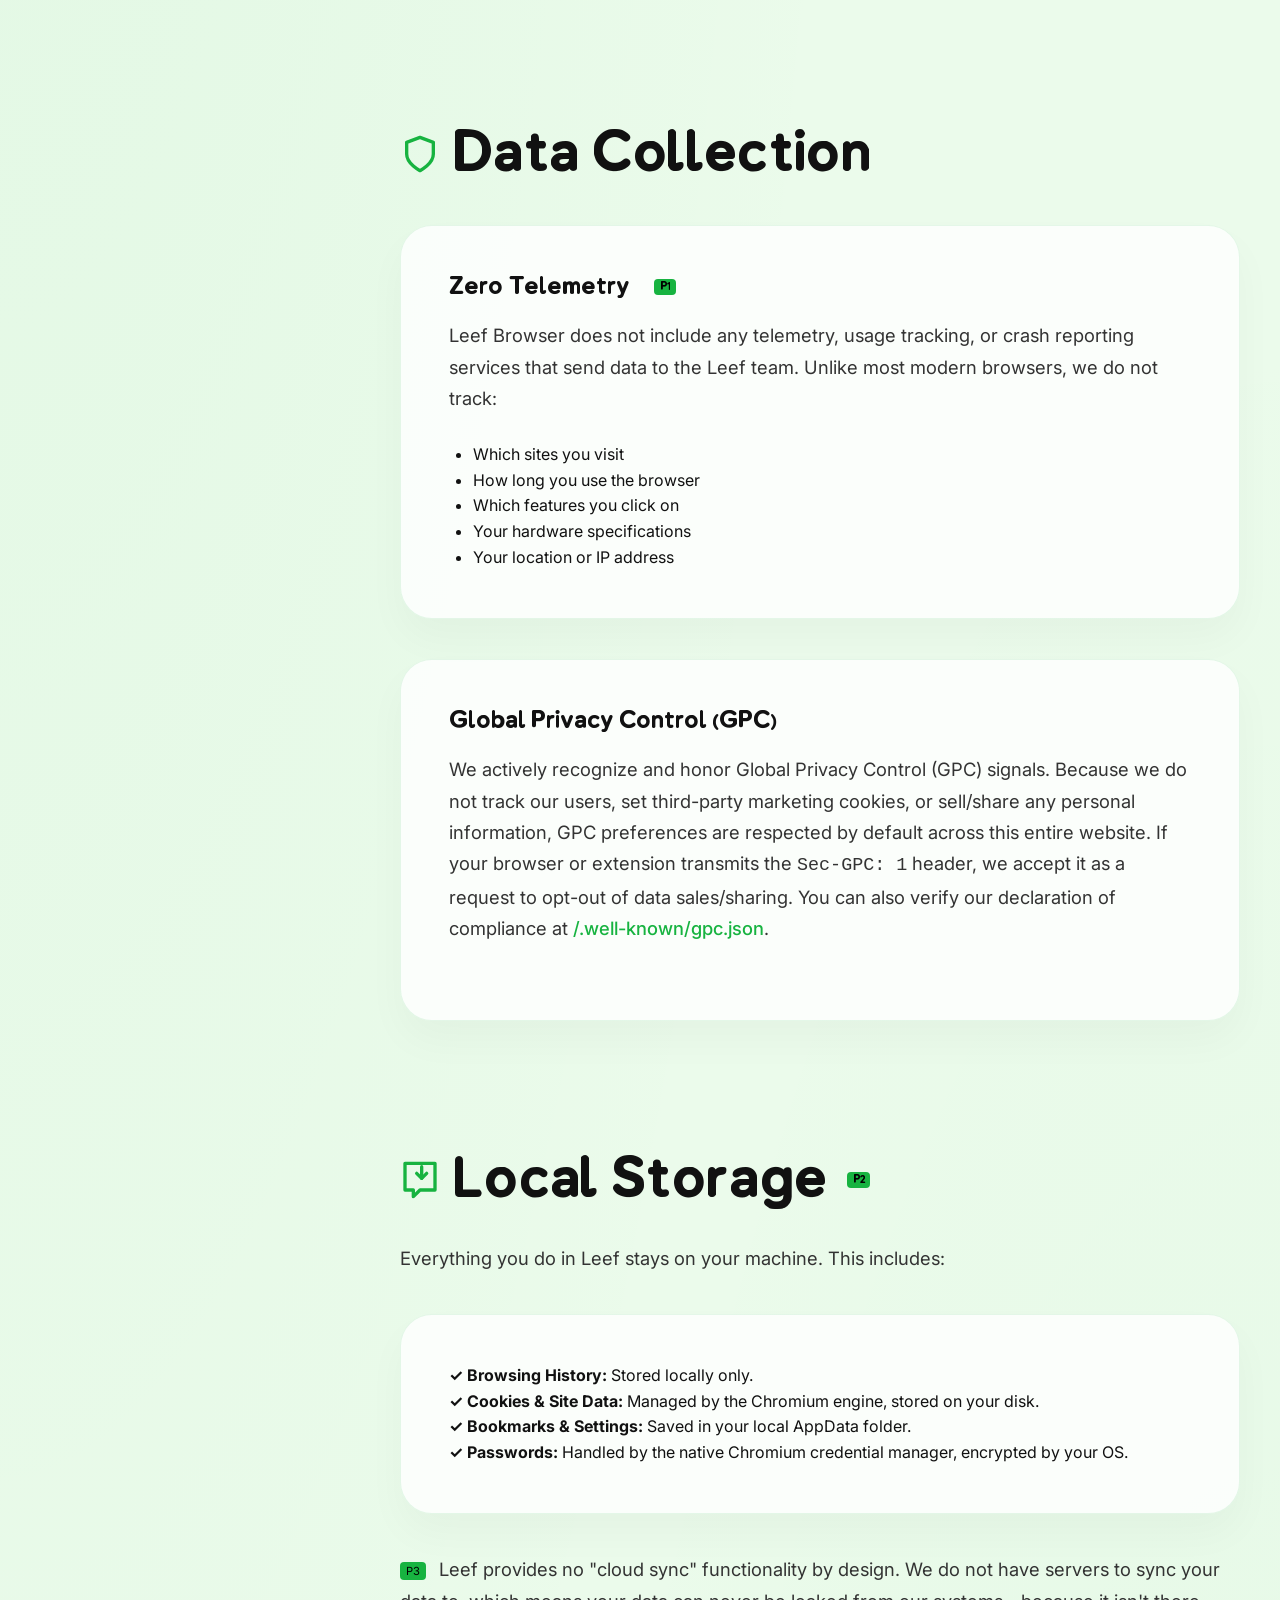
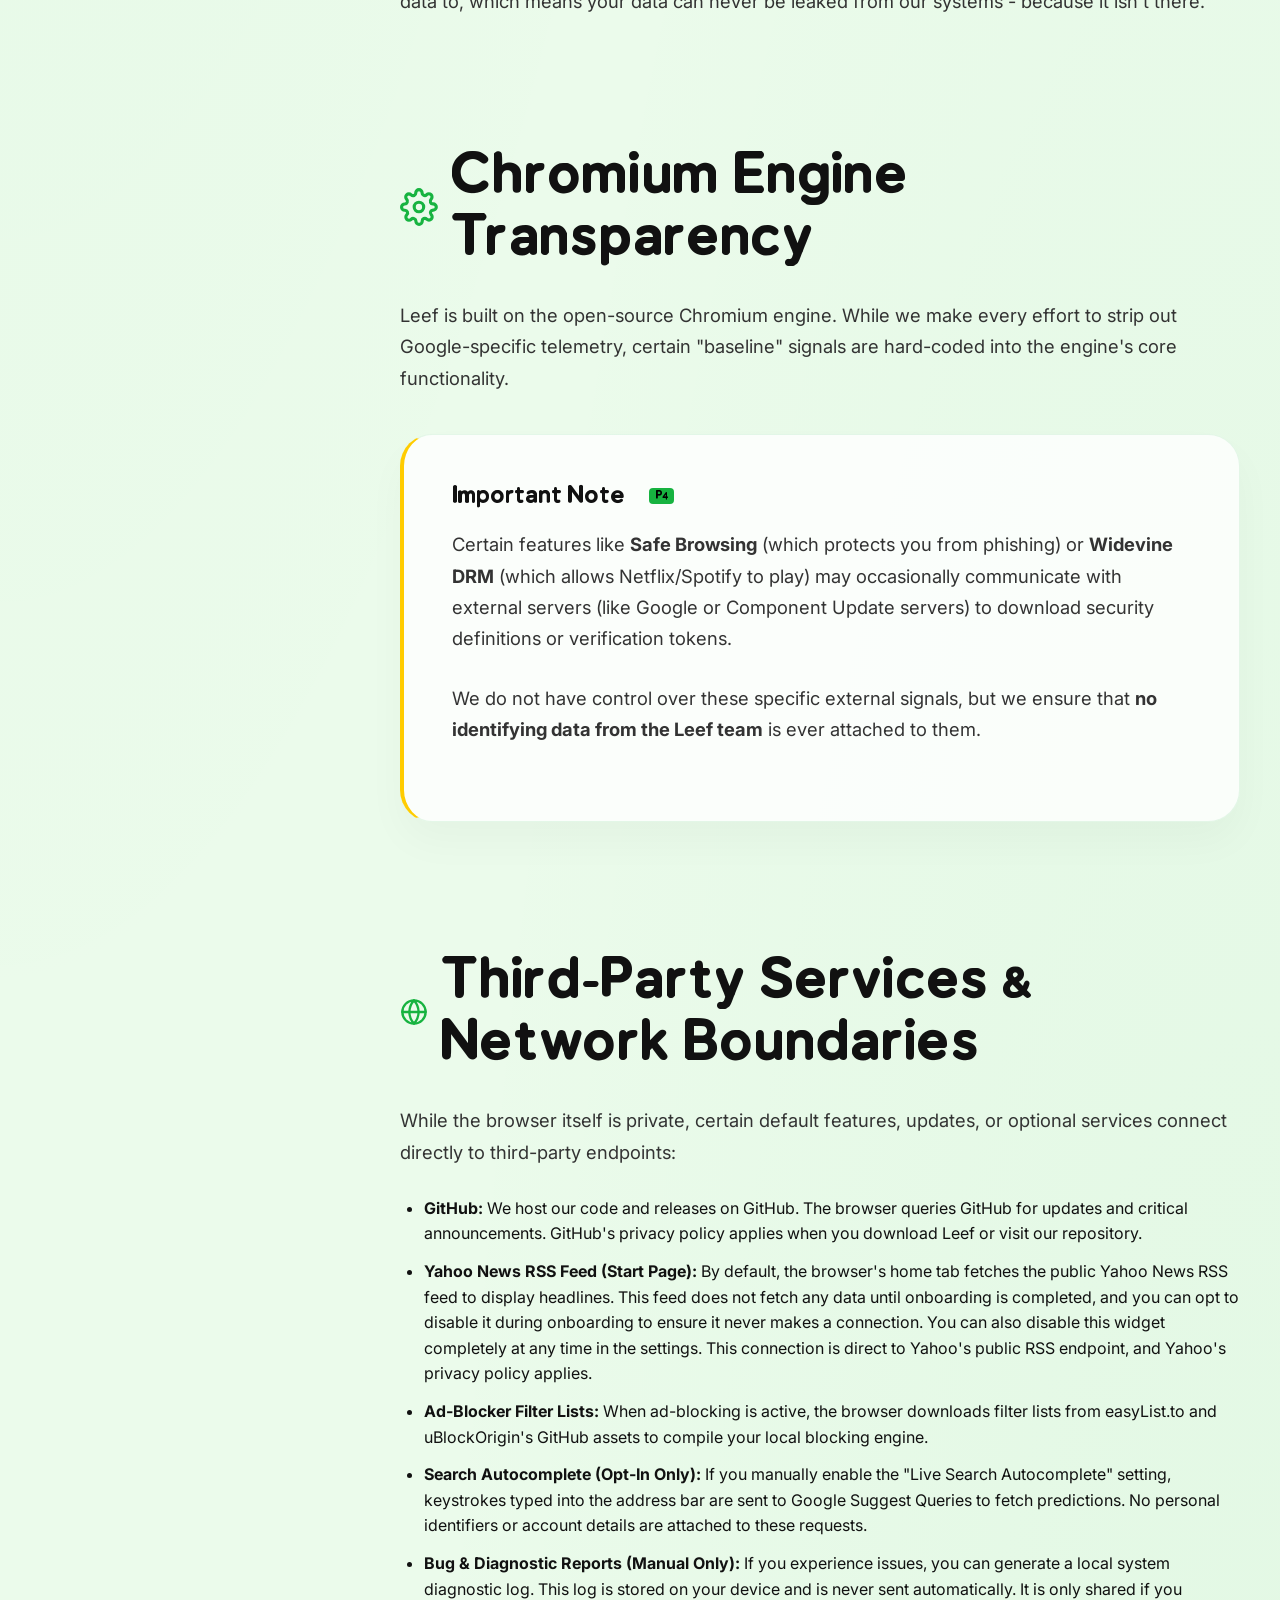
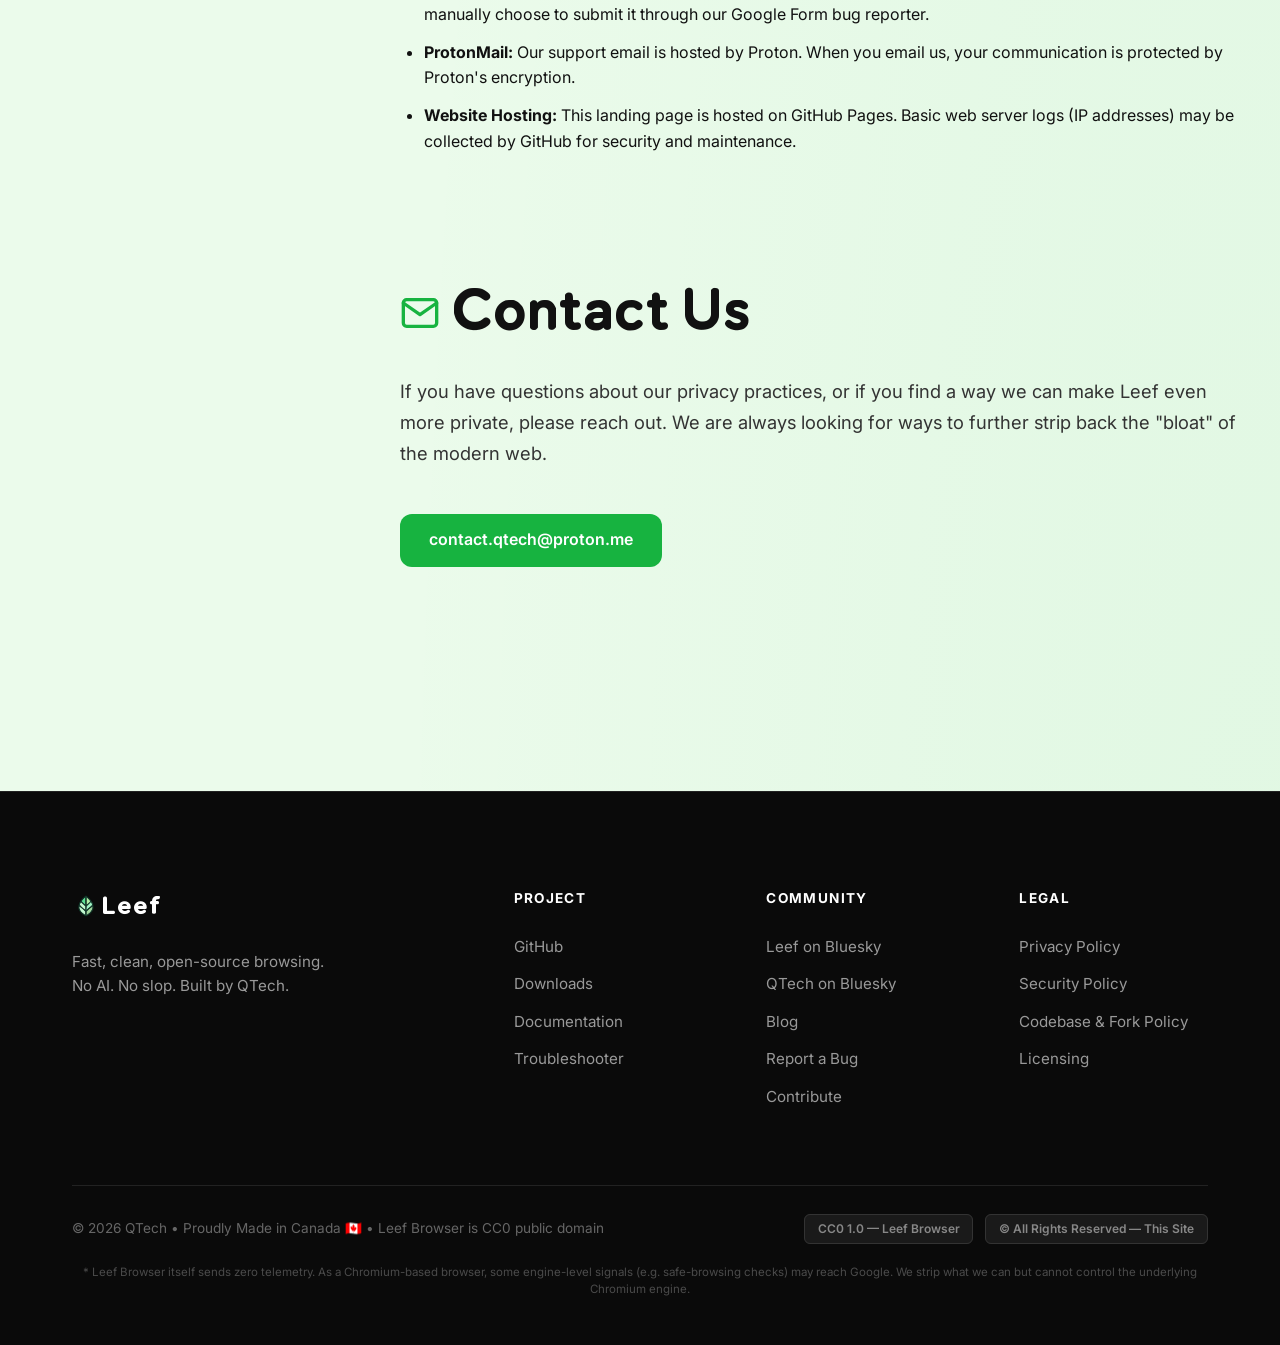
<file: privacy.html>
<!DOCTYPE html>
<html lang="en">

<head>
  <meta charset="UTF-8">
  <meta name="viewport" content="width=device-width, initial-scale=1.0">
  <title>Privacy Policy - Leef Browser</title>
  <meta name="description"
    content="Official Privacy Policy for Leef Browser. Transparent information on data collection, local storage, and Chromium engine signals.">
  <link rel="stylesheet" href="style.css?v=1.0.8">
  <link rel="icon" type="image/svg+xml" href="logo.svg">
  <!-- Canonical URL -->
  <link rel="canonical" href="https://leefbrowser.site/privacy">

  <!-- Open Graph -->
  <meta property="og:type" content="website">
  <meta property="og:url" content="https://leefbrowser.site/privacy">
  <meta property="og:title" content="Privacy Policy - Leef Browser">
  <meta property="og:description" content="Official Privacy Policy for Leef Browser. Transparent information on data collection, local storage, and Chromium engine signals.">
  <meta property="og:image" content="https://leefbrowser.site/logo.svg">
  <meta property="og:site_name" content="Leef Browser">

  <!-- Twitter / X Card -->
  <meta name="twitter:card" content="summary">
  <meta name="twitter:title" content="Privacy Policy - Leef Browser">
  <meta name="twitter:description" content="Official Privacy Policy for Leef Browser. Transparent information on data collection, local storage, and Chromium engine signals.">
  <meta name="twitter:image" content="https://leefbrowser.site/logo.svg">
</head>

<body class="docs-page">
  <a href="#main-content" class="skip-link">Skip to main content</a>
  <nav class="navbar">
    <a href="./" class="brand">
      <img src="logo.svg" alt="Leef Logo" width="32" height="32">
      Leef
    </a>
    <div class="nav-links">
      <a href="./">Home</a>
      <a href="docs">Docs</a>
      <a href="https://madebyqtech.substack.com" target="_blank" rel="noopener noreferrer">Blog</a>
      <a href="downloads" class="btn btn-primary" id="nav-download">Download</a>
    </div>
  </nav>

  <header class="docs-hero">
    <div class="container" style="display: flex; align-items: center; gap: 4rem; flex-wrap: wrap;">
      <div style="flex: 1; min-width: 300px;">
        <div class="pill-beta">Transparency & Trust</div>
        <h1>Privacy Policy</h1>
        <p>Last Updated: May 21, 2026</p>
      </div>
      <div style="flex: 1; min-width: 300px; display: flex; justify-content: center;">
        <img src="privacy-hero-v2.png" alt="Privacy Illustration"
          style="width: 100%; max-width: 200px; filter: drop-shadow(0 10px 20px rgba(90, 239, 126, 0.15));">
      </div>
    </div>
  </header>

  <main id="main-content" class="container docs-container">
    <aside class="docs-sidebar">
      <nav class="sidebar-nav">
        <div class="sidebar-heading">Policy Sections</div>
        <a href="#tldr" class="sidebar-link">Quick Summary (TL;DR)</a>
        <a href="#introduction" class="sidebar-link active">Introduction</a>
        <a href="#data-collection" class="sidebar-link">Data Collection</a>
        <a href="#local-storage" class="sidebar-link">Local Storage</a>
        <a href="#chromium-engine" class="sidebar-link">Chromium Engine</a>
        <a href="#third-party" class="sidebar-link">Third-Party Services</a>
        <a href="#contact" class="sidebar-link">Contact Us</a>
      </nav>
    </aside>

    <article class="docs-content">
      <section id="tldr" class="docs-section" style="position: relative; overflow: hidden;">
        <div
          style="position: absolute; top: -20px; right: -20px; font-size: 15rem; opacity: 0.03; pointer-events: none; color: var(--primary-color);">
          ⚡</div>
        <h2 style="display: flex; align-items: center; gap: 12px;">
          <svg viewBox="0 0 24 24" width="28" height="28" stroke="var(--primary-color)" stroke-width="2" fill="none"
            stroke-linecap="round" stroke-linejoin="round">
            <polyline points="13 2 3 14 12 14 11 22 21 10 12 10 13 2"></polyline>
          </svg>
          TL;DR (Quick Summary)
        </h2>
        <p>If you only have 30 seconds, here is the essence of our privacy policy. Look for the <strong>Verification
            Markers</strong> (e.g., <span
            style="background: var(--primary-color); color: black; padding: 2px 6px; border-radius: 4px; font-size: 0.75rem; font-weight: bold;">P1</span>)
          in the full text below to confirm these points.</p>
        <div class="docs-card" style="background: rgba(90, 239, 126, 0.05); border: 1.5px solid var(--primary-color);">
          <ul style="list-style: none; display: grid; gap: 1rem;">
            <li style="display: flex; align-items: flex-start; gap: 10px;">
              <span
                style="background: var(--primary-color); color: black; padding: 2px 8px; border-radius: 4px; font-size: 0.8rem; font-weight: bold; flex-shrink: 0;">P1</span>
              <span><strong>No Telemetry:</strong> We collect zero data on your browsing habits, hardware, or location.
                <a href="#data-collection" style="color: var(--primary-color); font-weight: 500;">Verify
                  &rarr;</a></span>
            </li>
            <li style="display: flex; align-items: flex-start; gap: 10px;">
              <span
                style="background: var(--primary-color); color: black; padding: 2px 8px; border-radius: 4px; font-size: 0.8rem; font-weight: bold; flex-shrink: 0;">P2</span>
              <span><strong>Local Storage:</strong> Your history, cookies, and passwords stay on your machine: always.
                <a href="#local-storage" style="color: var(--primary-color); font-weight: 500;">Verify &rarr;</a></span>
            </li>
            <li style="display: flex; align-items: flex-start; gap: 10px;">
              <span
                style="background: var(--primary-color); color: black; padding: 2px 8px; border-radius: 4px; font-size: 0.8rem; font-weight: bold; flex-shrink: 0;">P3</span>
              <span><strong>No Cloud Sync:</strong> We don't have servers to sync your data to. It can't be leaked if
                it's not there. <a href="#local-storage" style="color: var(--primary-color); font-weight: 500;">Verify
                  &rarr;</a></span>
            </li>
            <li style="display: flex; align-items: flex-start; gap: 10px;">
              <span
                style="background: var(--primary-color); color: black; padding: 2px 8px; border-radius: 4px; font-size: 0.8rem; font-weight: bold; flex-shrink: 0;">P4</span>
              <span><strong>Chromium Engine:</strong> Some signals go to Google (like Safe Browsing), but Leef strips as
                much as possible. <a href="#chromium-engine"
                  style="color: var(--primary-color); font-weight: 500;">Verify &rarr;</a></span>
            </li>
          </ul>
        </div>
      </section>

      <section id="introduction" class="docs-section">
        <h2 style="display: flex; align-items: center; gap: 12px;">
          <svg viewBox="0 0 24 24" width="28" height="28" stroke="var(--primary-color)" stroke-width="2" fill="none"
            stroke-linecap="round" stroke-linejoin="round">
            <path d="M4 19.5A2.5 2.5 0 0 1 6.5 17H20"></path>
            <path d="M6.5 2H20v20H6.5A2.5 2.5 0 0 1 4 19.5v-15A2.5 2.5 0 0 1 6.5 2z"></path>
          </svg>
          Introduction
        </h2>
        <p>At Leef, we believe privacy is the default state of a healthy internet. Our privacy policy is simple:
          <strong>We don't want your data, we don't collect it, and we wouldn't know what to do with it if we had
            it.</strong></p>
        <p>Leef Browser is designed to be a "Zero-Knowledge" tool. This document explains exactly what that means and
          clarifies the boundaries between the Leef interface and the underlying open-source components we use.</p>
      </section>

      <section id="data-collection" class="docs-section">
        <h2 style="display: flex; align-items: center; gap: 12px;">
          <svg viewBox="0 0 24 24" width="28" height="28" stroke="var(--primary-color)" stroke-width="2" fill="none"
            stroke-linecap="round" stroke-linejoin="round">
            <path d="M12 22s8-4 8-10V5l-8-3-8 3v7c0 6 8 10 8 10z"></path>
          </svg>
          Data Collection
        </h2>
        <div class="docs-card">
          <h4>Zero Telemetry <span
              style="background: var(--primary-color); color: black; padding: 2px 6px; border-radius: 4px; font-size: 0.7rem; vertical-align: middle; margin-left: 8px;">P1</span>
          </h4>
          <p>Leef Browser does not include any telemetry, usage tracking, or crash reporting services that send data to
            the Leef team. Unlike most modern browsers, we do not track:</p>
          <ul style="margin-top: 1rem; margin-left: 1.5rem; list-style: disc;">
            <li>Which sites you visit</li>
            <li>How long you use the browser</li>
            <li>Which features you click on</li>
            <li>Your hardware specifications</li>
            <li>Your location or IP address</li>
          </ul>
        </div>
        <div class="docs-card" style="margin-top: 1.5rem;">
          <h4>Global Privacy Control (GPC)</h4>
          <p>We actively recognize and honor Global Privacy Control (GPC) signals. Because we do not track our users, set third-party marketing cookies, or sell/share any personal information, GPC preferences are respected by default across this entire website. If your browser or extension transmits the <code>Sec-GPC: 1</code> header, we accept it as a request to opt-out of data sales/sharing. You can also verify our declaration of compliance at <a href="/.well-known/gpc.json" style="color: var(--primary-color); font-weight: 500;">/.well-known/gpc.json</a>.</p>
        </div>
      </section>


      <section id="local-storage" class="docs-section">
        <h2 style="display: flex; align-items: center; gap: 12px;">
          <svg viewBox="0 0 24 24" width="28" height="28" stroke="var(--primary-color)" stroke-width="2" fill="none"
            stroke-linecap="round" stroke-linejoin="round">
            <path d="M21 2H3v16h5v4l4-4h9z"></path>
            <path d="M10 8l3 3 3-3"></path>
            <path d="M13 11V4"></path>
          </svg>
          Local Storage <span
            style="background: var(--primary-color); color: black; padding: 2px 6px; border-radius: 4px; font-size: 0.7rem; vertical-align: middle; margin-left: 8px;">P2</span>
        </h2>
        <p>Everything you do in Leef stays on your machine. This includes:</p>
        <div class="docs-card">
          <ul style="list-style: none;">
            <li><strong>✓ Browsing History:</strong> Stored locally only.</li>
            <li><strong>✓ Cookies & Site Data:</strong> Managed by the Chromium engine, stored on your disk.</li>
            <li><strong>✓ Bookmarks & Settings:</strong> Saved in your local AppData folder.</li>
            <li><strong>✓ Passwords:</strong> Handled by the native Chromium credential manager, encrypted by your OS.
            </li>
          </ul>
        </div>
        <p style="margin-top: 1rem;"><span
            style="background: var(--primary-color); color: black; padding: 2px 6px; border-radius: 4px; font-size: 0.7rem; vertical-align: middle; margin-right: 8px;">P3</span>
          Leef provides no "cloud sync" functionality by design. We do not have servers to sync your data to, which
          means your data can never be leaked from our systems - because it isn't there.</p>
      </section>

      <section id="chromium-engine" class="docs-section">
        <h2 style="display: flex; align-items: center; gap: 12px;">
          <svg viewBox="0 0 24 24" width="28" height="28" stroke="var(--primary-color)" stroke-width="2" fill="none"
            stroke-linecap="round" stroke-linejoin="round">
            <circle cx="12" cy="12" r="3"></circle>
            <path
              d="M19.4 15a1.65 1.65 0 0 0 .33 1.82l.06.06a2 2 0 0 1 0 2.83 2 2 0 0 1-2.83 0l-.06-.06a1.65 1.65 0 0 0-1.82-.33 1.65 1.65 0 0 0-1 1.51V21a2 2 0 0 1-2 2 2 2 0 0 1-2-2v-.09A1.65 1.65 0 0 0 9 19.4a1.65 1.65 0 0 0-1.82.33l-.06.06a2 2 0 0 1-2.83 0 2 2 0 0 1 0-2.83l.06-.06a1.65 1.65 0 0 0 .33-1.82 1.65 1.65 0 0 0-1.51-1H3a2 2 0 0 1-2-2 2 2 0 0 1 2-2h.09A1.65 1.65 0 0 0 4.6 9a1.65 1.65 0 0 0-.33-1.82l-.06-.06a2 2 0 0 1 0-2.83 2 2 0 0 1 2.83 0l.06.06a1.65 1.65 0 0 0 1.82.33H9a1.65 1.65 0 0 0 1-1.51V3a2 2 0 0 1 2-2 2 2 0 0 1 2 2v.09a1.65 1.65 0 0 0 1 1.51 1.65 1.65 0 0 0 1.82-.33l.06-.06a2 2 0 0 1 2.83 0 2 2 0 0 1 0 2.83l-.06.06a1.65 1.65 0 0 0-.33 1.82V9a1.65 1.65 0 0 0 1.51 1H21a2 2 0 0 1 2 2 2 2 0 0 1-2 2h-.09a1.65 1.65 0 0 0-1.51 1z">
            </path>
          </svg>
          Chromium Engine Transparency
        </h2>
        <p>Leef is built on the open-source Chromium engine. While we make every effort to strip out Google-specific
          telemetry, certain "baseline" signals are hard-coded into the engine's core functionality.</p>
        <div class="docs-card" style="border-left: 4px solid #ffcc00;">
          <h4>Important Note <span
              style="background: var(--primary-color); color: black; padding: 2px 6px; border-radius: 4px; font-size: 0.7rem; vertical-align: middle; margin-left: 8px;">P4</span>
          </h4>
          <p>Certain features like <strong>Safe Browsing</strong> (which protects you from phishing) or <strong>Widevine
              DRM</strong> (which allows Netflix/Spotify to play) may occasionally communicate with external servers
            (like Google or Component Update servers) to download security definitions or verification tokens.</p>
          <p style="margin-top: 1rem;">We do not have control over these specific external signals, but we ensure that
            <strong>no identifying data from the Leef team</strong> is ever attached to them.</p>
        </div>
      </section>

      <section id="third-party" class="docs-section">
        <h2 style="display: flex; align-items: center; gap: 12px;">
          <svg viewBox="0 0 24 24" width="28" height="28" stroke="var(--primary-color)" stroke-width="2" fill="none"
            stroke-linecap="round" stroke-linejoin="round">
            <circle cx="12" cy="12" r="10"></circle>
            <line x1="2" y1="12" x2="22" y2="12"></line>
            <path d="M12 2a15.3 15.3 0 0 1 4 10 15.3 15.3 0 0 1-4 10 15.3 15.3 0 0 1-4-10 15.3 15.3 0 0 1 4-10z"></path>
          </svg>
          Third-Party Services & Network Boundaries
        </h2>
        <p>While the browser itself is private, certain default features, updates, or optional services connect directly
          to third-party endpoints:</p>
        <ul style="margin-top: 1rem; margin-left: 1.5rem; display: grid; gap: 0.75rem; list-style: disc;">
          <li><strong>GitHub:</strong> We host our code and releases on GitHub. The browser queries GitHub for updates
            and critical announcements. GitHub's privacy policy applies when you download Leef or visit our repository.
          </li>
          <li><strong>Yahoo News RSS Feed (Start Page):</strong> By default, the browser's home tab fetches the public
            Yahoo News RSS feed to display headlines. This feed does not fetch any data until onboarding is completed,
            and you can opt to disable it during onboarding to ensure it never makes a connection. You can also disable
            this widget completely at any time in the settings. This connection is direct to Yahoo's public RSS
            endpoint, and Yahoo's privacy policy applies.</li>
          <li><strong>Ad-Blocker Filter Lists:</strong> When ad-blocking is active, the browser downloads filter lists
            from easyList.to and uBlockOrigin's GitHub assets to compile your local blocking engine.</li>
          <li><strong>Search Autocomplete (Opt-In Only):</strong> If you manually enable the "Live Search Autocomplete"
            setting, keystrokes typed into the address bar are sent to Google Suggest Queries to fetch predictions. No
            personal identifiers or account details are attached to these requests.</li>
          <li><strong>Bug & Diagnostic Reports (Manual Only):</strong> If you experience issues, you can generate a
            local system diagnostic log. This log is stored on your device and is never sent automatically. It is only
            shared if you manually choose to submit it through our Google Form bug reporter.</li>
          <li><strong>ProtonMail:</strong> Our support email is hosted by Proton. When you email us, your communication
            is protected by Proton's encryption.</li>
          <li><strong>Website Hosting:</strong> This landing page is hosted on GitHub Pages. Basic web server logs (IP
            addresses) may be collected by GitHub for security and maintenance.</li>
        </ul>
      </section>

      <section id="contact" class="docs-section">
        <h2 style="display: flex; align-items: center; gap: 12px;">
          <svg viewBox="0 0 24 24" width="28" height="28" stroke="var(--primary-color)" stroke-width="2" fill="none"
            stroke-linecap="round" stroke-linejoin="round">
            <path d="M4 4h16c1.1 0 2 .9 2 2v12c0 1.1-.9 2-2 2H4c-1.1 0-2-.9-2-2V6c0-1.1.9-2 2-2z"></path>
            <polyline points="22,6 12,13 2,6"></polyline>
          </svg>
          Contact Us
        </h2>
        <p>If you have questions about our privacy practices, or if you find a way we can make Leef even more private,
          please reach out. We are always looking for ways to further strip back the "bloat" of the modern web.</p>
        <a href="mailto:contact.qtech@proton.me" class="btn btn-primary"
          style="margin-top: 1rem;">contact.qtech@proton.me</a>
      </section>
    </article>
  </main>

  <footer class="main-footer">
    <div class="container">
      <div class="footer-grid">
        <div class="footer-brand-col">
          <div class="brand-footer">
            <img src="logo.svg" alt="Leef Logo" width="24" height="24">
            Leef
          </div>
          <p class="footer-tagline">Fast, clean, open-source browsing.<br>No AI. No slop. Built by QTech.</p>
        </div>

        <div class="footer-links-col">
          <div class="footer-heading">Project</div>
          <ul class="footer-list">
            <li><a href="https://github.com/git-QTech/leef">GitHub</a></li>
            <li><a href="downloads">Downloads</a></li>
            <li><a href="docs">Documentation</a></li>
            <li><a href="troubleshooter">Troubleshooter</a></li>
          </ul>
        </div>

        <div class="footer-links-col">
          <div class="footer-heading">Community</div>
          <ul class="footer-list">
            <li><a href="https://bsky.app/profile/leefbrowser.bsky.social">Leef on Bluesky</a></li>
            <li><a href="https://bsky.app/profile/qtech.bsky.social">QTech on Bluesky</a></li>
            <li><a href="https://madebyqtech.substack.com" target="_blank">Blog</a></li>
            <li><a href="docs#bug-reporting">Report a Bug</a></li>
            <li><a href="https://github.com/git-QTech/leef/issues">Contribute</a></li>
          </ul>
        </div>

        <div class="footer-links-col">
          <div class="footer-heading">Legal</div>
          <ul class="footer-list">
            <li><a href="privacy">Privacy Policy</a></li>
            <li><a href="security">Security Policy</a></li>
            <li><a href="codebase-policy">Codebase & Fork Policy</a></li>
            <li><a href="licensing">Licensing</a></li>
          </ul>
        </div>
      </div>

      <div class="footer-bottom">
        <div class="footer-bottom-left">
          &copy; 2026 QTech &bull; Proudly Made in Canada 🇨🇦 &bull; Leef Browser is CC0 public domain
        </div>
        <div class="footer-bottom-right">
          <span class="license-pill">CC0 1.0 — Leef Browser</span>
          <span class="license-pill" style="margin-left: 0.5rem;">&copy; All Rights Reserved — This Site</span>
        </div>
      </div>
      <p style="font-size: 0.72rem; opacity: 0.45; text-align: center; margin-top: 1.5rem; line-height: 1.5;">* Leef Browser
        itself sends zero telemetry. As a Chromium-based browser, some engine-level signals (e.g. safe-browsing checks)
        may reach Google. We strip what we can but cannot control the underlying Chromium engine.</p>
    </div>
  </footer>

  <script>
    // Simple script for sidebar active state
    window.addEventListener('scroll', () => {
      const sections = document.querySelectorAll('.docs-section');
      const navLinks = document.querySelectorAll('.sidebar-link');
      let current = '';
      sections.forEach(section => {
        const sectionTop = section.offsetTop;
        if (pageYOffset >= sectionTop - 200) {
          current = section.getAttribute('id');
        }
      });
      navLinks.forEach(link => {
        link.classList.remove('active');
        if (current && link.getAttribute('href').includes(current)) {
          link.classList.add('active');
        }
      });
    });
  </script>
</body>

</html>
</file>
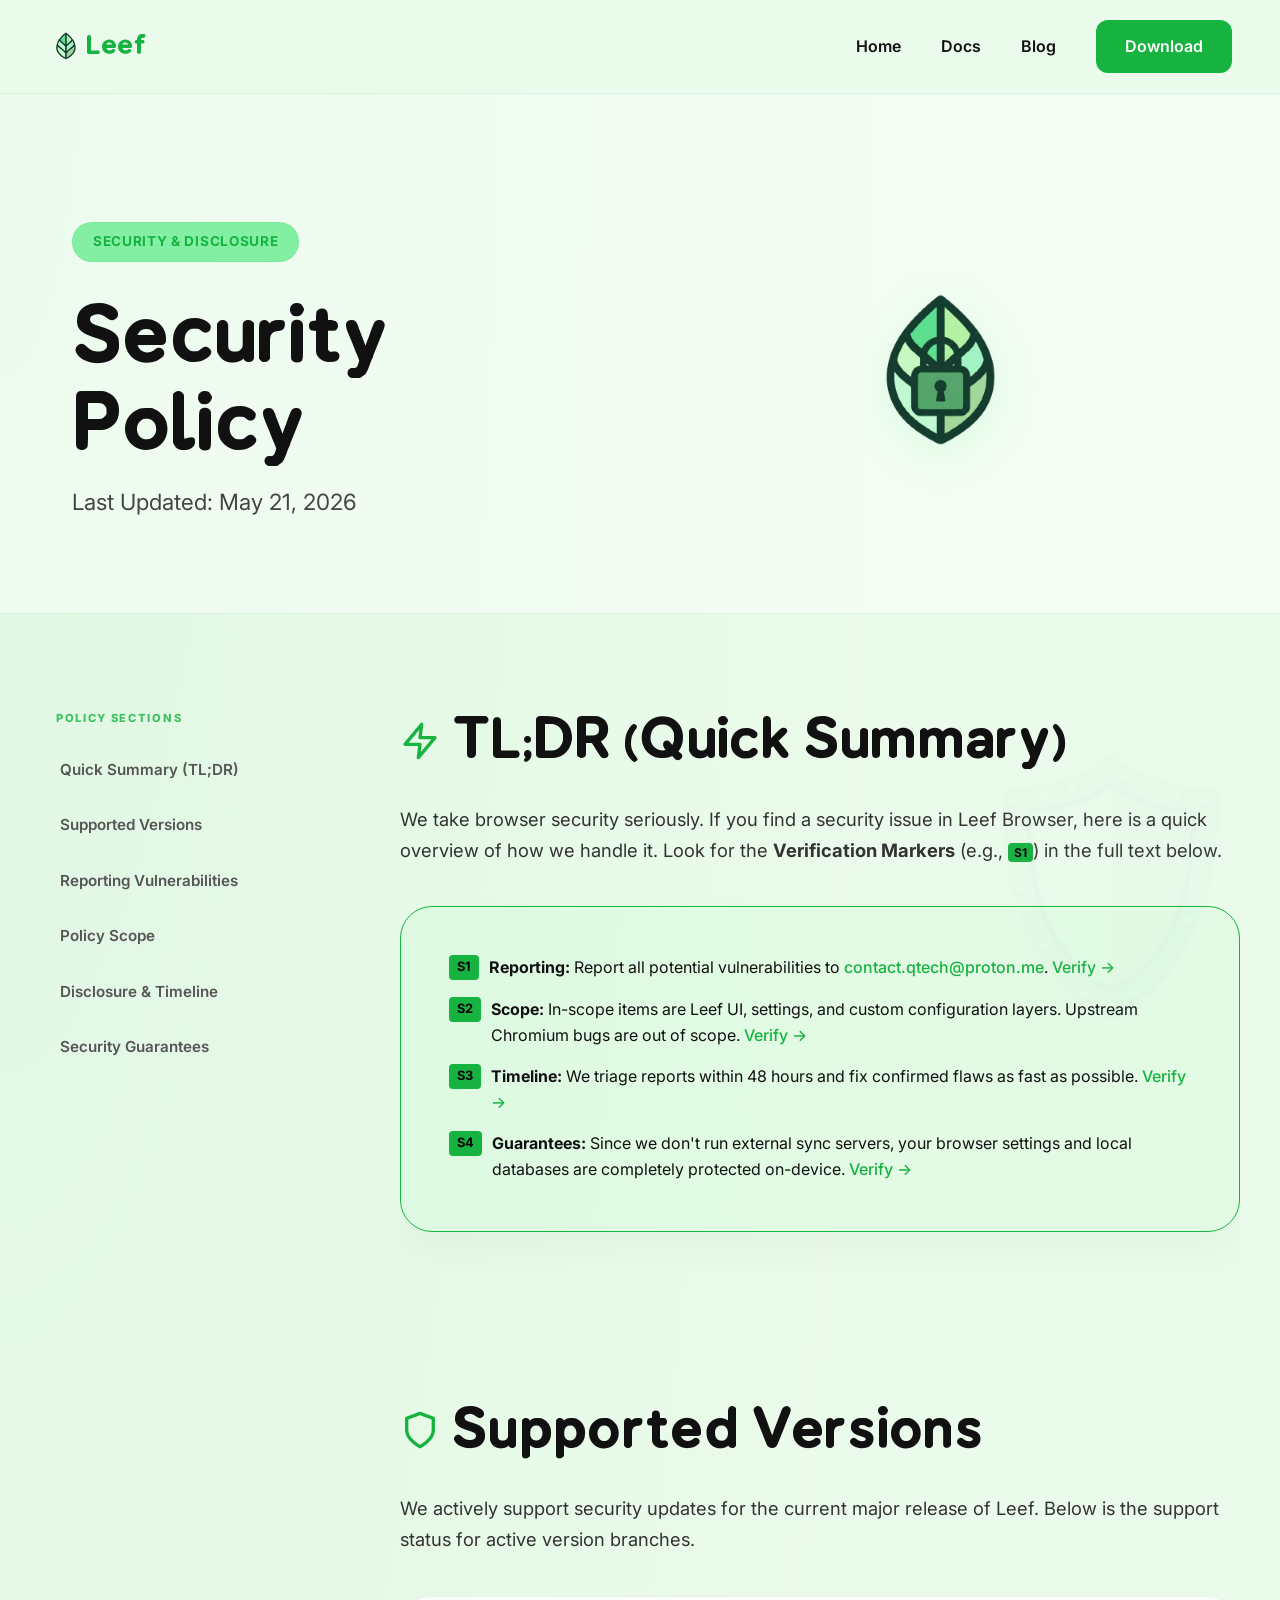
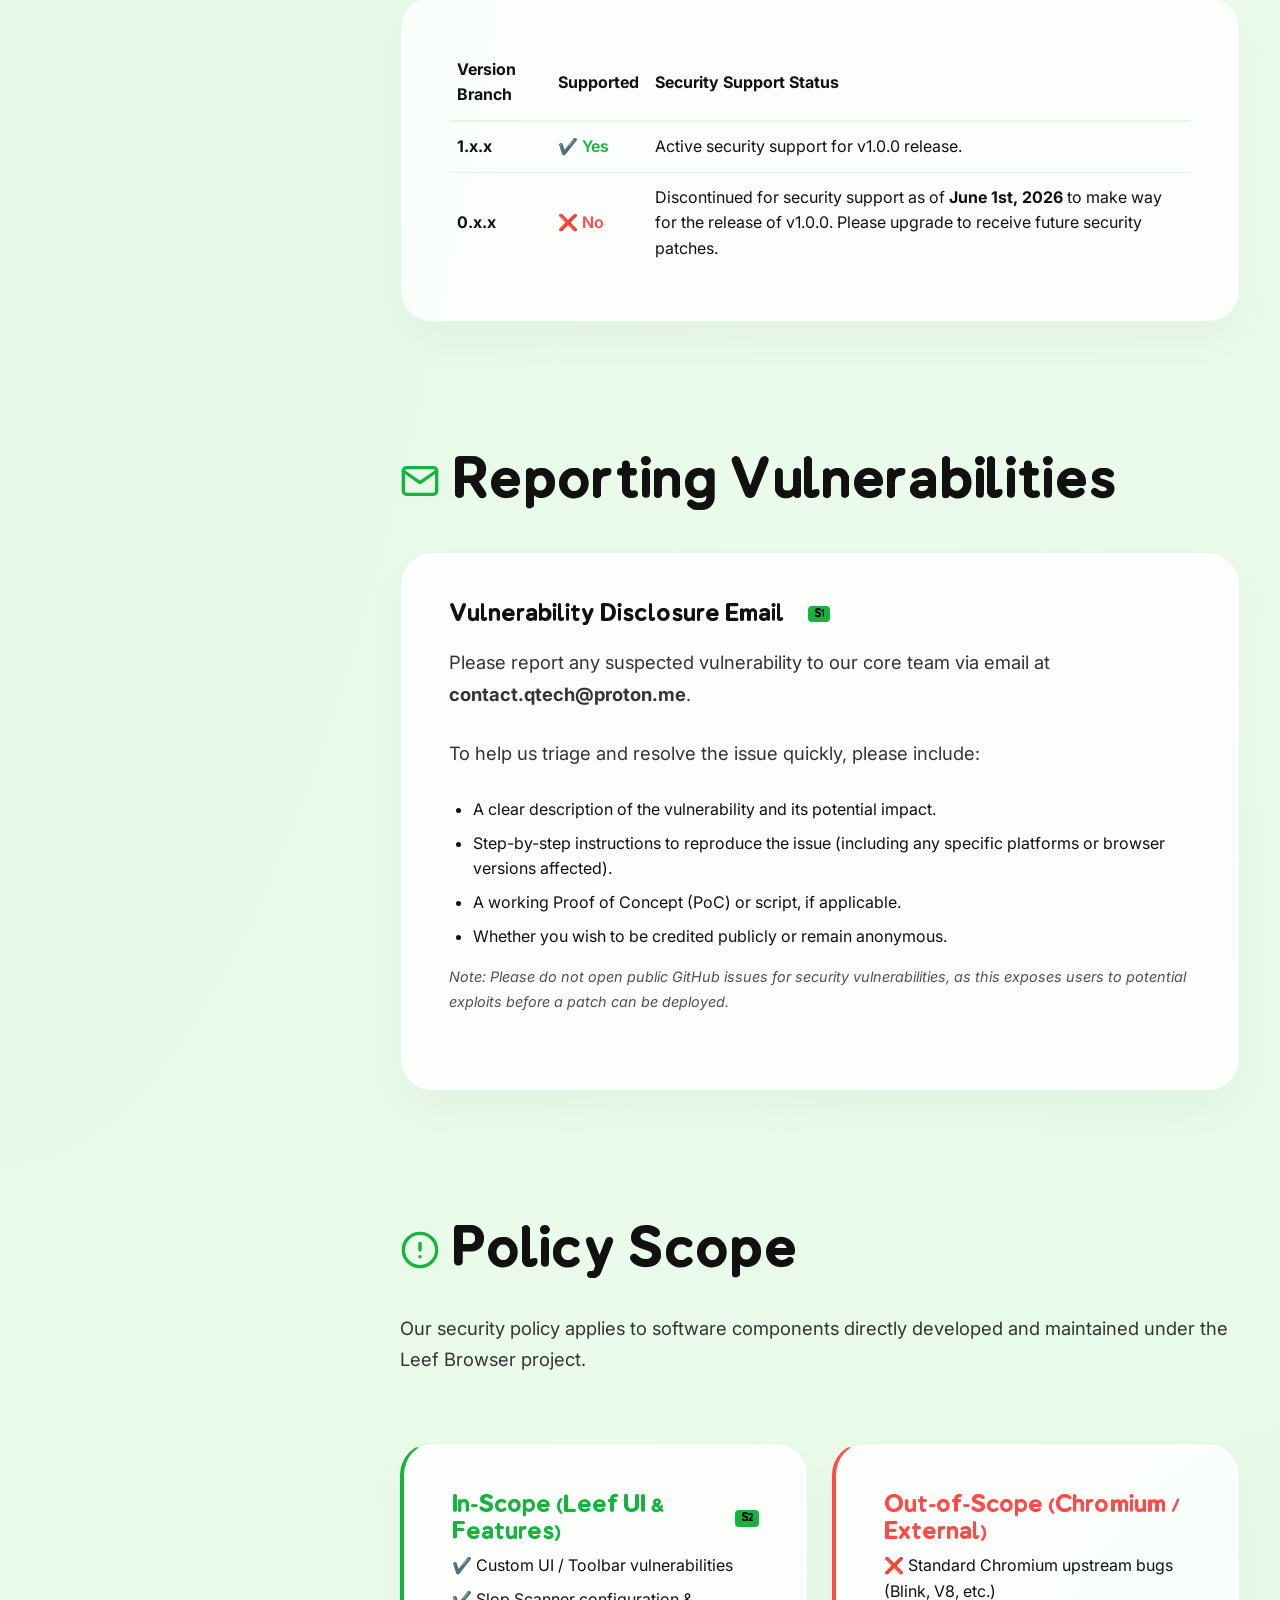
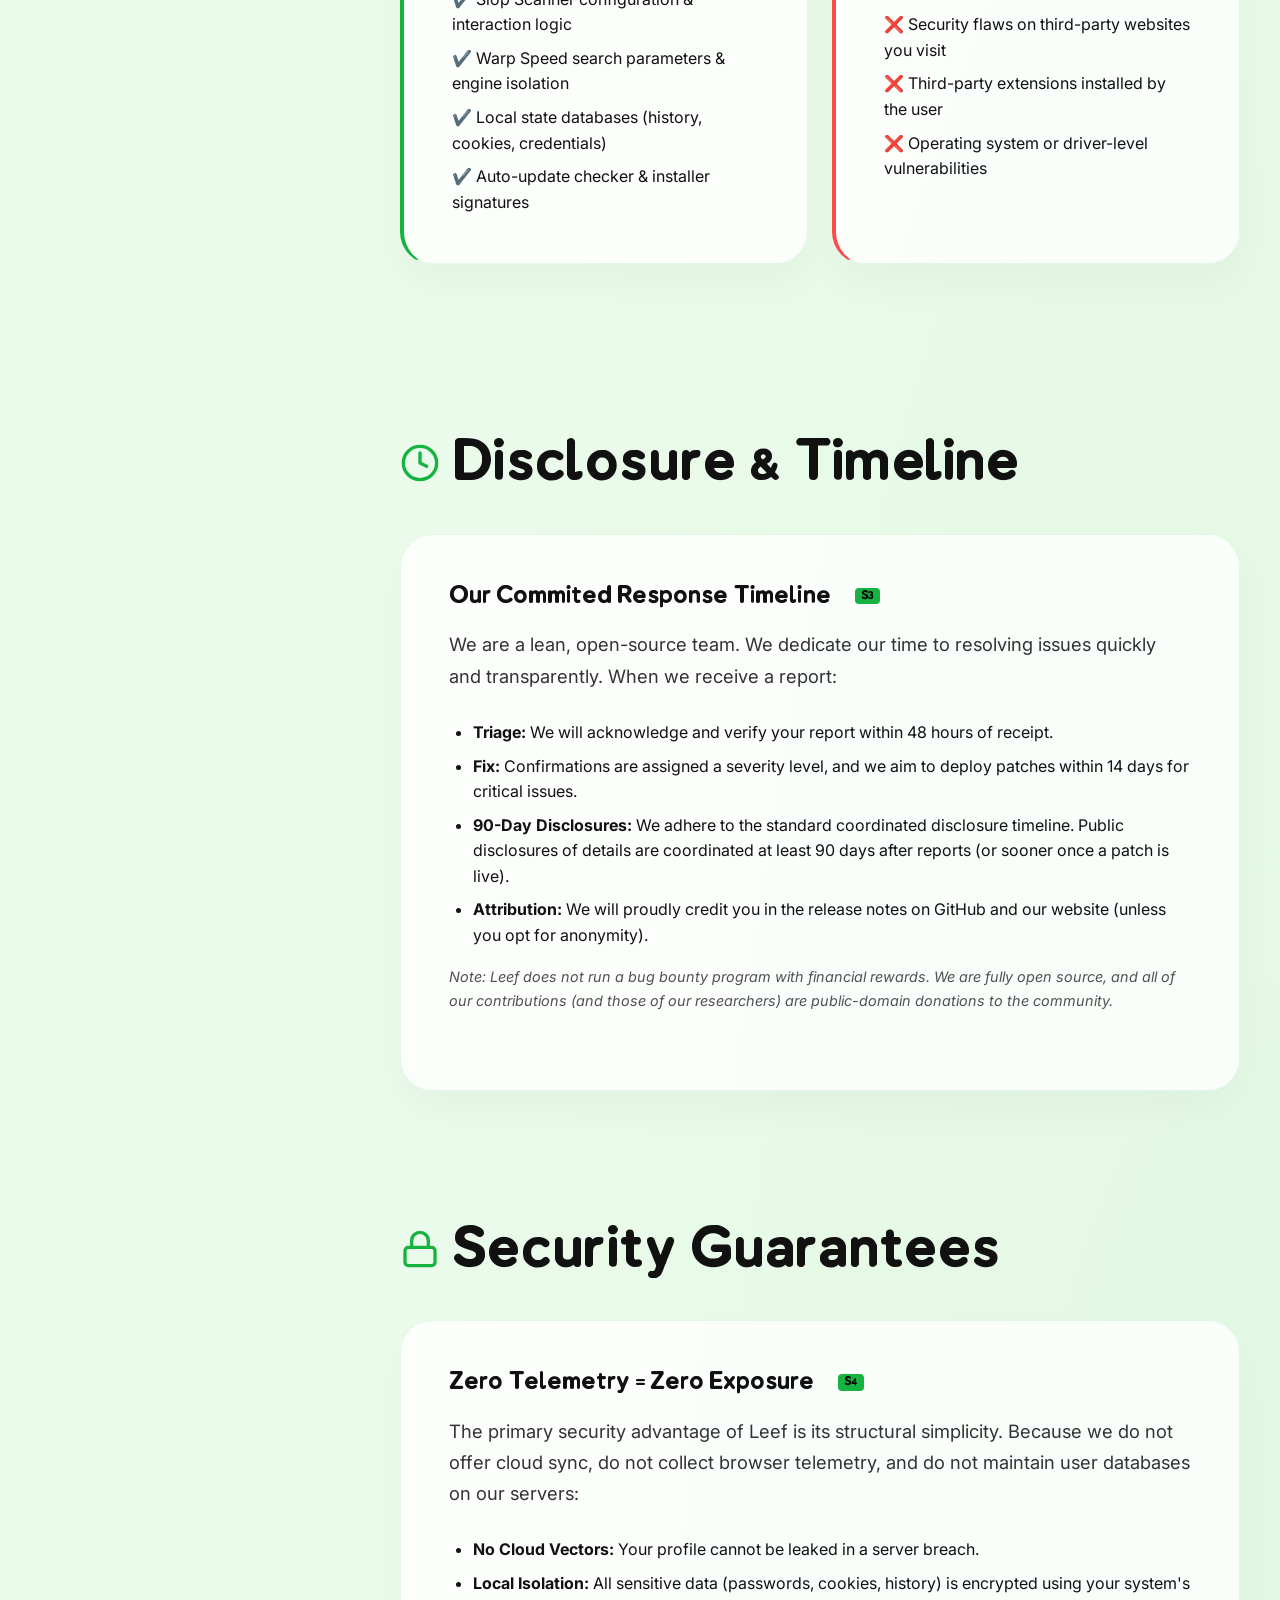
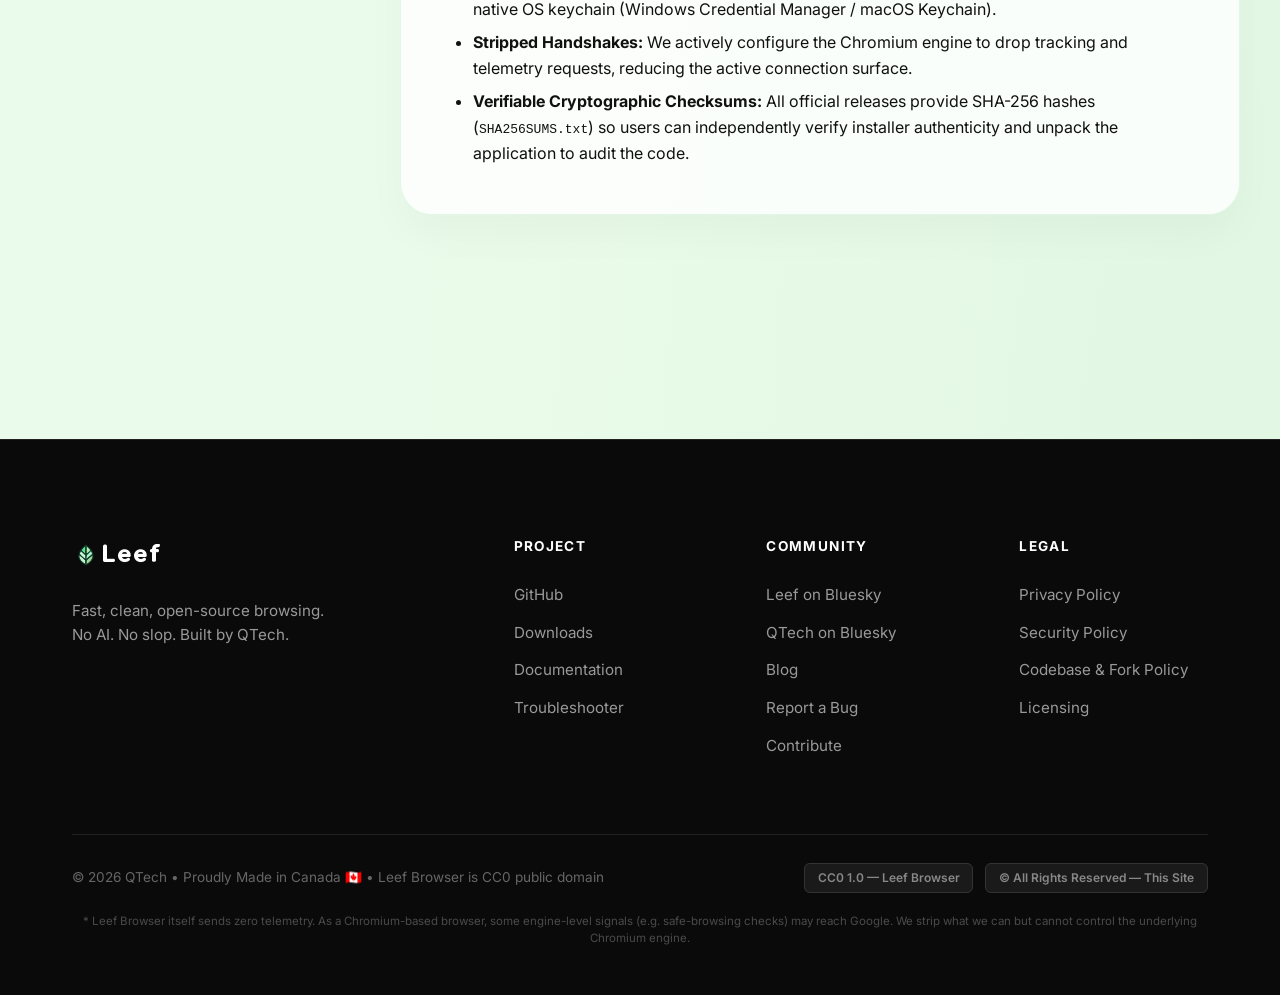
<file: security.html>
<!DOCTYPE html>
<html lang="en">

<head>
  <meta charset="UTF-8">
  <meta name="viewport" content="width=device-width, initial-scale=1.0">
  <title>Security Policy - Leef Browser</title>
  <meta name="description"
    content="Official Security Policy for Leef Browser. Vulnerability reporting guidelines, scope of disclosure, and triage response timeline.">
  <link rel="stylesheet" href="style.css?v=1.2.1">
  <link rel="icon" type="image/svg+xml" href="logo.svg">
  <!-- Canonical URL -->
  <link rel="canonical" href="https://leefbrowser.site/security">

  <!-- Open Graph -->
  <meta property="og:type" content="website">
  <meta property="og:url" content="https://leefbrowser.site/security">
  <meta property="og:title" content="Security Policy - Leef Browser">
  <meta property="og:description" content="Official Security Policy for Leef Browser. Vulnerability reporting guidelines, scope of disclosure, and triage response timeline.">
  <meta property="og:image" content="https://leefbrowser.site/logo.svg">
  <meta property="og:site_name" content="Leef Browser">

  <!-- Twitter / X Card -->
  <meta name="twitter:card" content="summary">
  <meta name="twitter:title" content="Security Policy - Leef Browser">
  <meta name="twitter:description" content="Official Security Policy for Leef Browser. Vulnerability reporting guidelines, scope of disclosure, and triage response timeline.">
  <meta name="twitter:image" content="https://leefbrowser.site/logo.svg">
</head>

<body class="docs-page">
  <a href="#main-content" class="skip-link">Skip to main content</a>  <nav class="navbar">
    <a href="./" class="brand">
      <img src="logo.svg" alt="Leef Logo" width="32" height="32">
      Leef
    </a>
    <div class="nav-links">
      <a href="./">Home</a>
      <a href="docs">Docs</a>
      <a href="https://madebyqtech.substack.com" target="_blank" rel="noopener noreferrer">Blog</a>
      <a href="downloads" class="btn btn-primary" id="nav-download">Download</a>
    </div>
  </nav>

  <header class="docs-hero">
    <div class="container" style="display: flex; align-items: center; gap: 4rem; flex-wrap: wrap;">
      <div style="flex: 1; min-width: 300px;">
        <div class="pill-beta">Security & Disclosure</div>
        <h1>Security Policy</h1>
        <p>Last Updated: May 21, 2026</p>
      </div>
      <div style="flex: 1; min-width: 300px; display: flex; justify-content: center;">
        <img src="privacy-hero-v2.png" alt="Security Illustration"
          style="width: 100%; max-width: 200px; filter: drop-shadow(0 10px 20px rgba(90, 239, 126, 0.15));">
      </div>
    </div>
  </header>

  <main id="main-content" class="container docs-container">
    <aside class="docs-sidebar">
      <nav class="sidebar-nav">
        <div class="sidebar-heading">Policy Sections</div>
        <a href="#tldr" class="sidebar-link">Quick Summary (TL;DR)</a>
        <a href="#supported-versions" class="sidebar-link">Supported Versions</a>
        <a href="#reporting" class="sidebar-link active">Reporting Vulnerabilities</a>
        <a href="#scope" class="sidebar-link">Policy Scope</a>
        <a href="#disclosure" class="sidebar-link">Disclosure & Timeline</a>
        <a href="#guarantees" class="sidebar-link">Security Guarantees</a>
      </nav>
    </aside>

    <article class="docs-content">
      <section id="tldr" class="docs-section" style="position: relative; overflow: hidden;">
        <div
          style="position: absolute; top: -20px; right: -20px; font-size: 15rem; opacity: 0.03; pointer-events: none; color: var(--primary-color);">
          🛡️</div>
        <h2 style="display: flex; align-items: center; gap: 12px;">
          <svg viewBox="0 0 24 24" width="28" height="28" stroke="var(--primary-color)" stroke-width="2" fill="none"
            stroke-linecap="round" stroke-linejoin="round">
            <polyline points="13 2 3 14 12 14 11 22 21 10 12 10 13 2"></polyline>
          </svg>
          TL;DR (Quick Summary)
        </h2>
        <p>We take browser security seriously. If you find a security issue in Leef Browser, here is a quick overview of
          how we handle it. Look for the <strong>Verification Markers</strong> (e.g., <span
            style="background: var(--primary-color); color: black; padding: 2px 6px; border-radius: 4px; font-size: 0.75rem; font-weight: bold;">S1</span>)
          in the full text below.</p>
        <div class="docs-card" style="background: rgba(90, 239, 126, 0.05); border: 1.5px solid var(--primary-color);">
          <ul style="list-style: none; display: grid; gap: 1rem;">
            <li style="display: flex; align-items: flex-start; gap: 10px;">
              <span
                style="background: var(--primary-color); color: black; padding: 2px 8px; border-radius: 4px; font-size: 0.8rem; font-weight: bold; flex-shrink: 0;">S1</span>
              <span><strong>Reporting:</strong> Report all potential vulnerabilities to <a
                  href="mailto:contact.qtech@proton.me"
                  style="color: var(--primary-color); font-weight: 500;">contact.qtech@proton.me</a>. <a
                  href="#reporting" style="color: var(--primary-color); font-weight: 500;">Verify &rarr;</a></span>
            </li>
            <li style="display: flex; align-items: flex-start; gap: 10px;">
              <span
                style="background: var(--primary-color); color: black; padding: 2px 8px; border-radius: 4px; font-size: 0.8rem; font-weight: bold; flex-shrink: 0;">S2</span>
              <span><strong>Scope:</strong> In-scope items are Leef UI, settings, and custom configuration layers.
                Upstream Chromium bugs are out of scope. <a href="#scope"
                  style="color: var(--primary-color); font-weight: 500;">Verify &rarr;</a></span>
            </li>
            <li style="display: flex; align-items: flex-start; gap: 10px;">
              <span
                style="background: var(--primary-color); color: black; padding: 2px 8px; border-radius: 4px; font-size: 0.8rem; font-weight: bold; flex-shrink: 0;">S3</span>
              <span><strong>Timeline:</strong> We triage reports within 48 hours and fix confirmed flaws as fast as
                possible. <a href="#disclosure" style="color: var(--primary-color); font-weight: 500;">Verify
                  &rarr;</a></span>
            </li>
            <li style="display: flex; align-items: flex-start; gap: 10px;">
              <span
                style="background: var(--primary-color); color: black; padding: 2px 8px; border-radius: 4px; font-size: 0.8rem; font-weight: bold; flex-shrink: 0;">S4</span>
              <span><strong>Guarantees:</strong> Since we don't run external sync servers, your browser settings and
                local databases are completely protected on-device. <a href="#guarantees"
                  style="color: var(--primary-color); font-weight: 500;">Verify &rarr;</a></span>
            </li>
          </ul>
        </div>
      </section>

      <section id="supported-versions" class="docs-section">
        <h2 style="display: flex; align-items: center; gap: 12px;">
          <svg viewBox="0 0 24 24" width="28" height="28" stroke="var(--primary-color)" stroke-width="2" fill="none"
            stroke-linecap="round" stroke-linejoin="round">
            <path d="M12 22s8-4 8-10V5l-8-3-8 3v7c0 6 8 10 8 10z"></path>
          </svg>
          Supported Versions
        </h2>
        <p>We actively support security updates for the current major release of Leef. Below is the support status for
          active version branches.</p>
        <div class="docs-card">
          <table style="width: 100%; border-collapse: collapse; text-align: left;">
            <thead>
              <tr style="border-bottom: 2px solid var(--overlay-border); font-weight: 700;">
                <th style="padding: 0.75rem 0.5rem;">Version Branch</th>
                <th style="padding: 0.75rem 0.5rem;">Supported</th>
                <th style="padding: 0.75rem 0.5rem;">Security Support Status</th>
              </tr>
            </thead>
            <tbody>
              <tr style="border-bottom: 1px solid var(--overlay-border);">
                <td style="padding: 0.75rem 0.5rem;"><strong>1.x.x</strong></td>
                <td style="padding: 0.75rem 0.5rem; color: var(--primary-color); font-weight: 600;">✔️ Yes</td>
                <td style="padding: 0.75rem 0.5rem;">Active security support for v1.0.0 release.</td>
              </tr>
              <tr>
                <td style="padding: 0.75rem 0.5rem;"><strong>0.x.x</strong></td>
                <td style="padding: 0.75rem 0.5rem; color: #ff4a4a; font-weight: 600;">❌ No</td>
                <td style="padding: 0.75rem 0.5rem;">Discontinued for security support as of <strong>June 1st,
                    2026</strong> to make way for the release of v1.0.0. Please upgrade to receive future security
                  patches.</td>
              </tr>
            </tbody>
          </table>
        </div>
      </section>

      <section id="reporting" class="docs-section">
        <h2 style="display: flex; align-items: center; gap: 12px;">
          <svg viewBox="0 0 24 24" width="28" height="28" stroke="var(--primary-color)" stroke-width="2" fill="none"
            stroke-linecap="round" stroke-linejoin="round">
            <path d="M4 4h16c1.1 0 2 .9 2 2v12c0 1.1-.9 2-2 2H4c-1.1 0-2-.9-2-2V6c0-1.1.9-2 2-2z"></path>
            <polyline points="22,6 12,13 2,6"></polyline>
          </svg>
          Reporting Vulnerabilities
        </h2>
        <div class="docs-card">
          <h4>Vulnerability Disclosure Email <span
              style="background: var(--primary-color); color: black; padding: 2px 6px; border-radius: 4px; font-size: 0.7rem; vertical-align: middle; margin-left: 8px;">S1</span>
          </h4>
          <p>Please report any suspected vulnerability to our core team via email at <strong><a
                href="mailto:contact.qtech@proton.me">contact.qtech@proton.me</a></strong>.</p>
          <p>To help us triage and resolve the issue quickly, please include:</p>
          <ul style="list-style-type: disc; padding-left: 1.5rem; margin-top: 0.5rem; display: grid; gap: 0.5rem;">
            <li>A clear description of the vulnerability and its potential impact.</li>
            <li>Step-by-step instructions to reproduce the issue (including any specific platforms or browser versions
              affected).</li>
            <li>A working Proof of Concept (PoC) or script, if applicable.</li>
            <li>Whether you wish to be credited publicly or remain anonymous.</li>
          </ul>
          <p style="margin-top: 1rem; opacity: 0.85; font-size: 0.9rem;"><em>Note: Please do not open public GitHub
              issues for security vulnerabilities, as this exposes users to potential exploits before a patch can be
              deployed.</em></p>
        </div>
      </section>

      <section id="scope" class="docs-section">
        <h2 style="display: flex; align-items: center; gap: 12px;">
          <svg viewBox="0 0 24 24" width="28" height="28" stroke="var(--primary-color)" stroke-width="2" fill="none"
            stroke-linecap="round" stroke-linejoin="round">
            <circle cx="12" cy="12" r="10"></circle>
            <path d="M12 8v4"></path>
            <path d="M12 16h.01"></path>
          </svg>
          Policy Scope
        </h2>
        <p>Our security policy applies to software components directly developed and maintained under the Leef Browser
          project.</p>

        <div
          style="display: grid; grid-template-columns: repeat(auto-fit, minmax(280px, 1fr)); gap: 1.5rem; margin-top: 1.5rem;">
          <div class="docs-card" style="border-left: 4px solid var(--primary-color);">
            <h4 style="color: var(--primary-color); margin-bottom: 0.5rem;">In-Scope (Leef UI & Features) <span
                style="background: var(--primary-color); color: black; padding: 2px 6px; border-radius: 4px; font-size: 0.7rem; vertical-align: middle; margin-left: 8px;">S2</span>
            </h4>
            <ul style="list-style: none; display: grid; gap: 0.5rem;">
              <li>✔️ Custom UI / Toolbar vulnerabilities</li>
              <li>✔️ Slop Scanner configuration & interaction logic</li>
              <li>✔️ Warp Speed search parameters & engine isolation</li>
              <li>✔️ Local state databases (history, cookies, credentials)</li>
              <li>✔️ Auto-update checker & installer signatures</li>
            </ul>
          </div>
          <div class="docs-card" style="border-left: 4px solid #ff4a4a;">
            <h4 style="color: #ff4a4a; margin-bottom: 0.5rem;">Out-of-Scope (Chromium / External)</h4>
            <ul style="list-style: none; display: grid; gap: 0.5rem;">
              <li>❌ Standard Chromium upstream bugs (Blink, V8, etc.)</li>
              <li>❌ Security flaws on third-party websites you visit</li>
              <li>❌ Third-party extensions installed by the user</li>
              <li>❌ Operating system or driver-level vulnerabilities</li>
            </ul>
          </div>
        </div>
      </section>

      <section id="disclosure" class="docs-section">
        <h2 style="display: flex; align-items: center; gap: 12px;">
          <svg viewBox="0 0 24 24" width="28" height="28" stroke="var(--primary-color)" stroke-width="2" fill="none"
            stroke-linecap="round" stroke-linejoin="round">
            <circle cx="12" cy="12" r="10"></circle>
            <polyline points="12 6 12 12 16 14"></polyline>
          </svg>
          Disclosure & Timeline
        </h2>
        <div class="docs-card">
          <h4>Our Commited Response Timeline <span
              style="background: var(--primary-color); color: black; padding: 2px 6px; border-radius: 4px; font-size: 0.7rem; vertical-align: middle; margin-left: 8px;">S3</span>
          </h4>
          <p>We are a lean, open-source team. We dedicate our time to resolving issues quickly and transparently. When
            we receive a report:</p>
          <ul style="list-style-type: disc; padding-left: 1.5rem; margin-top: 0.5rem; display: grid; gap: 0.5rem;">
            <li><strong>Triage:</strong> We will acknowledge and verify your report within 48 hours of receipt.</li>
            <li><strong>Fix:</strong> Confirmations are assigned a severity level, and we aim to deploy patches within
              14 days for critical issues.</li>
            <li><strong>90-Day Disclosures:</strong> We adhere to the standard coordinated disclosure timeline. Public
              disclosures of details are coordinated at least 90 days after reports (or sooner once a patch is live).
            </li>
            <li><strong>Attribution:</strong> We will proudly credit you in the release notes on GitHub and our website
              (unless you opt for anonymity).</li>
          </ul>
          <p style="margin-top: 1rem; opacity: 0.85; font-size: 0.9rem;"><em>Note: Leef does not run a bug bounty
              program with financial rewards. We are fully open source, and all of our contributions (and those of our
              researchers) are public-domain donations to the community.</em></p>
        </div>
      </section>

      <section id="guarantees" class="docs-section">
        <h2 style="display: flex; align-items: center; gap: 12px;">
          <svg viewBox="0 0 24 24" width="28" height="28" stroke="var(--primary-color)" stroke-width="2" fill="none"
            stroke-linecap="round" stroke-linejoin="round">
            <rect x="3" y="11" width="18" height="11" rx="2" ry="2"></rect>
            <path d="M7 11V7a5 5 0 0 1 10 0v4"></path>
          </svg>
          Security Guarantees
        </h2>
        <div class="docs-card">
          <h4>Zero Telemetry = Zero Exposure <span
              style="background: var(--primary-color); color: black; padding: 2px 6px; border-radius: 4px; font-size: 0.7rem; vertical-align: middle; margin-left: 8px;">S4</span>
          </h4>
          <p>The primary security advantage of Leef is its structural simplicity. Because we do not offer cloud sync, do
            not collect browser telemetry, and do not maintain user databases on our servers:</p>
          <ul style="list-style-type: disc; padding-left: 1.5rem; margin-top: 0.5rem; display: grid; gap: 0.5rem;">
            <li><strong>No Cloud Vectors:</strong> Your profile cannot be leaked in a server breach.</li>
            <li><strong>Local Isolation:</strong> All sensitive data (passwords, cookies, history) is encrypted using
              your system's native OS keychain (Windows Credential Manager / macOS Keychain).</li>
            <li><strong>Stripped Handshakes:</strong> We actively configure the Chromium engine to drop tracking and
              telemetry requests, reducing the active connection surface.</li>
            <li><strong>Verifiable Cryptographic Checksums:</strong> All official releases provide SHA-256 hashes (<code>SHA256SUMS.txt</code>) so users can independently verify installer authenticity and unpack the application to audit the code.</li>
          </ul>
        </div>
      </section>
    </article>
  </main>

  <footer class="main-footer">
    <div class="container">
      <div class="footer-grid">
        <div class="footer-brand-col">
          <div class="brand-footer">
            <img src="logo.svg" alt="Leef Logo" width="24" height="24">
            Leef
          </div>
          <p class="footer-tagline">Fast, clean, open-source browsing.<br>No AI. No slop. Built by QTech.</p>
        </div>

        <div class="footer-links-col">
          <div class="footer-heading">Project</div>
          <ul class="footer-list">
            <li><a href="https://github.com/git-QTech/leef">GitHub</a></li>
            <li><a href="downloads">Downloads</a></li>
            <li><a href="docs">Documentation</a></li>
            <li><a href="troubleshooter">Troubleshooter</a></li>
          </ul>
        </div>

        <div class="footer-links-col">
          <div class="footer-heading">Community</div>
          <ul class="footer-list">
            <li><a href="https://bsky.app/profile/leefbrowser.bsky.social">Leef on Bluesky</a></li>
            <li><a href="https://bsky.app/profile/qtech.bsky.social">QTech on Bluesky</a></li>
            <li><a href="https://madebyqtech.substack.com" target="_blank">Blog</a></li>
            <li><a href="docs#bug-reporting">Report a Bug</a></li>
            <li><a href="https://github.com/git-QTech/leef/issues">Contribute</a></li>
          </ul>
        </div>

        <div class="footer-links-col">
          <div class="footer-heading">Legal</div>
          <ul class="footer-list">
            <li><a href="privacy">Privacy Policy</a></li>
            <li><a href="security">Security Policy</a></li>
            <li><a href="codebase-policy">Codebase & Fork Policy</a></li>
            <li><a href="licensing">Licensing</a></li>
          </ul>
        </div>
      </div>

      <div class="footer-bottom">
        <div class="footer-bottom-left">
          &copy; 2026 QTech &bull; Proudly Made in Canada 🇨🇦 &bull; Leef Browser is CC0 public domain
        </div>
        <div class="footer-bottom-right">
          <span class="license-pill">CC0 1.0 — Leef Browser</span>
          <span class="license-pill" style="margin-left: 0.5rem;">&copy; All Rights Reserved — This Site</span>
        </div>
      </div>
      <p style="font-size: 0.72rem; opacity: 0.45; text-align: center; margin-top: 1.5rem; line-height: 1.5;">* Leef Browser
        itself sends zero telemetry. As a Chromium-based browser, some engine-level signals (e.g. safe-browsing checks)
        may reach Google. We strip what we can but cannot control the underlying Chromium engine.</p>
    </div>
  </footer>

  <script>
    // Simple script for sidebar active state
    window.addEventListener('scroll', () => {
      const sections = document.querySelectorAll('.docs-section');
      const navLinks = document.querySelectorAll('.sidebar-link');
      let current = '';
      sections.forEach(section => {
        const sectionTop = section.offsetTop;
        if (pageYOffset >= sectionTop - 200) {
          current = section.getAttribute('id');
        }
      });
      navLinks.forEach(link => {
        link.classList.remove('active');
        if (current && link.getAttribute('href').includes(current)) {
          link.classList.add('active');
        }
      });
    });
  </script>
</body>

</html>
</file>
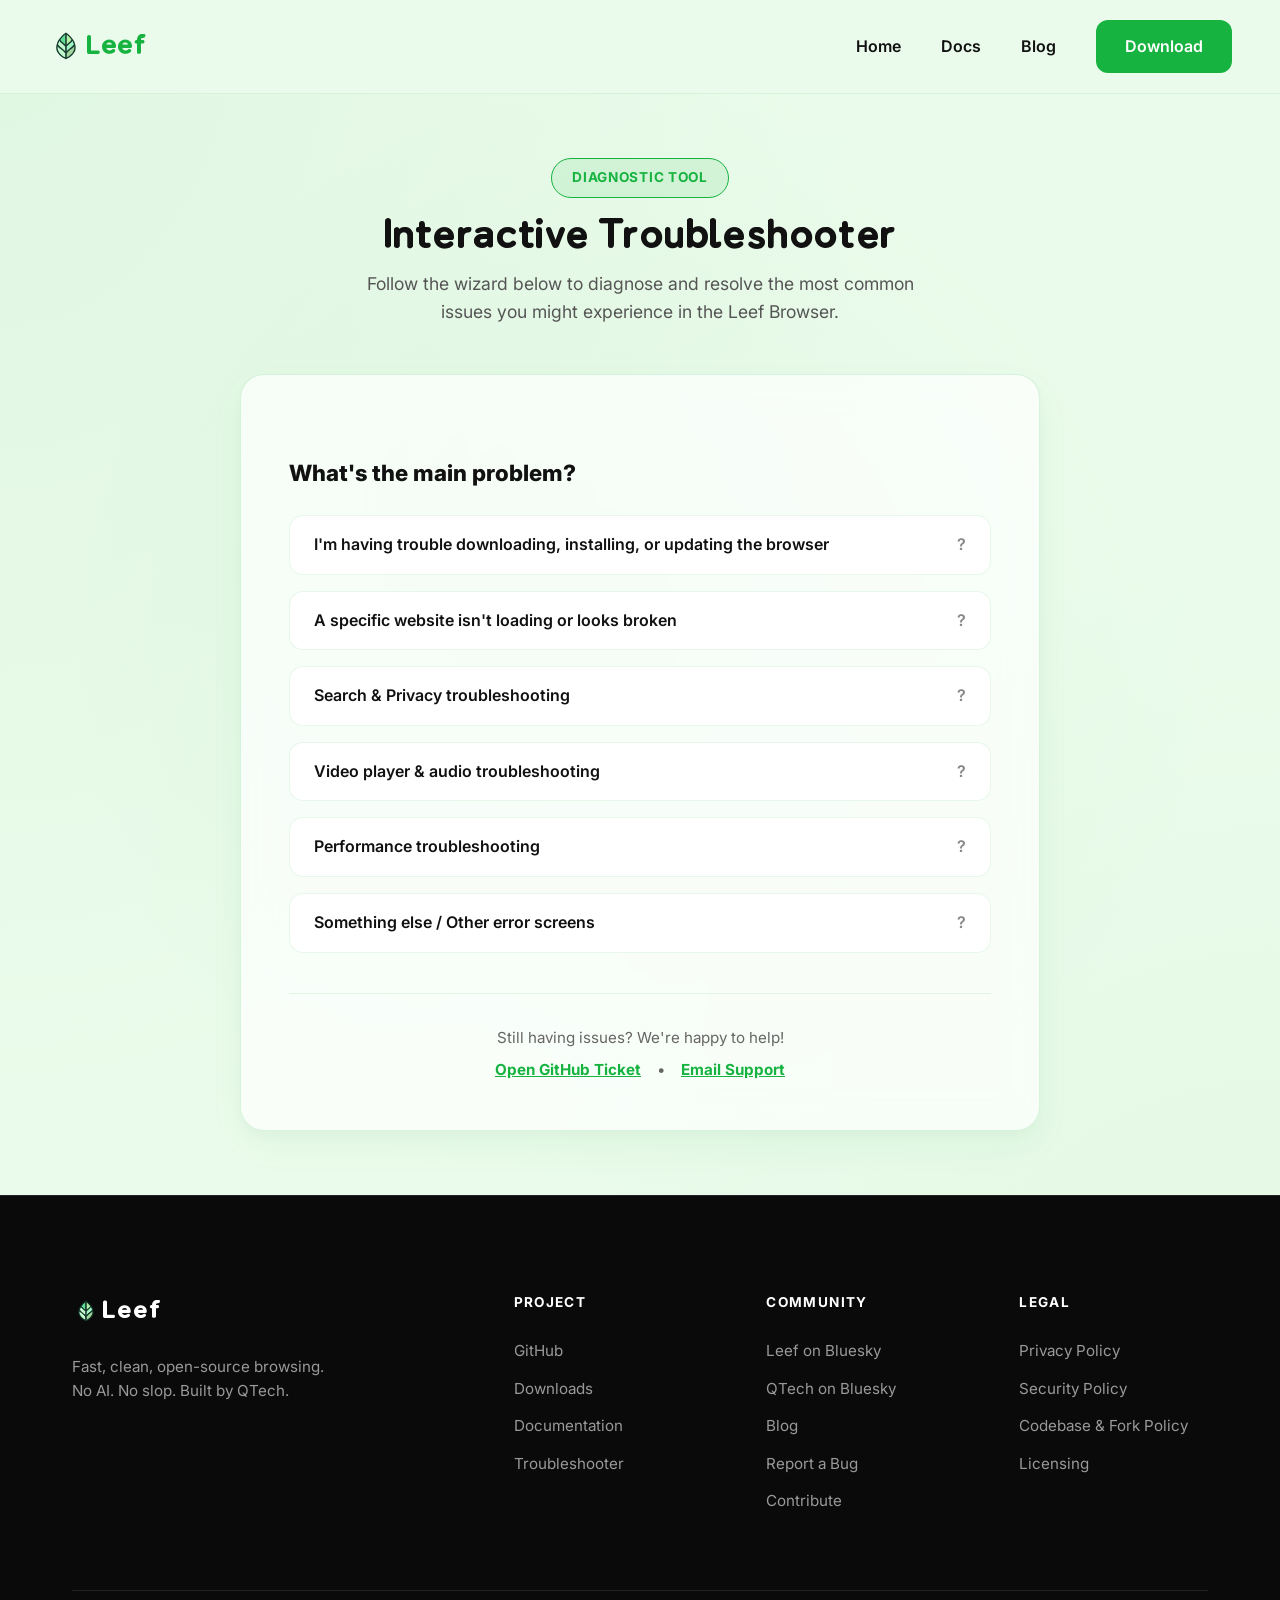
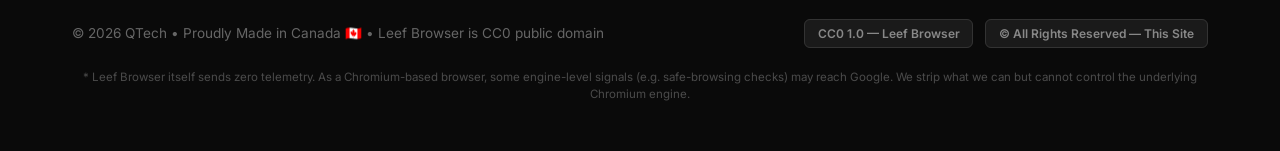
<file: troubleshooter.html>
<!DOCTYPE html>
<html lang="en">

<head>
  <meta charset="UTF-8">
  <meta name="viewport" content="width=device-width, initial-scale=1.0">
  <title>Troubleshooter - Leef Browser</title>
  <meta name="description" content="Use the interactive Leef Browser troubleshooter to quickly diagnose and fix issues with websites, YouTube, audio, or performance.">
  <link rel="stylesheet" href="style.css?v=1.0.8">
  <link rel="icon" type="image/svg+xml" href="logo.svg">
  <style>
    .troubleshooter-section {
      min-height: 70vh;
      padding: 4rem 1rem;
      background: radial-gradient(circle at center, rgba(23, 179, 64, 0.04) 0%, transparent 70%);
    }

    .troubleshooter-page-container {
      max-width: 800px;
      margin: 0 auto;
    }

    .troubleshooter-header {
      text-align: center;
      margin-bottom: 3rem;
    }

    .troubleshooter-header h1 {
      font-size: 2.5rem;
      color: var(--text-dark);
      margin-bottom: 0.75rem;
    }

    .troubleshooter-header p {
      font-size: 1.1rem;
      color: #555;
      max-width: 600px;
      margin: 0 auto;
    }

    .troubleshooter-wrapper {
      background: rgba(255, 255, 255, 0.7);
      border: 1.5px solid rgba(23, 179, 64, 0.15);
      border-radius: 24px;
      padding: 3rem;
      backdrop-filter: blur(16px);
      box-shadow: 0 15px 35px rgba(23, 179, 64, 0.05), 0 5px 15px rgba(0, 0, 0, 0.03);
    }

    @media (max-width: 600px) {
      .troubleshooter-wrapper {
        padding: 1.5rem;
      }
      .troubleshooter-header h1 {
        font-size: 2rem;
      }
    }
  </style>
  <!-- Canonical URL -->
  <link rel="canonical" href="https://leefbrowser.site/troubleshooter">

  <!-- Open Graph -->
  <meta property="og:type" content="website">
  <meta property="og:url" content="https://leefbrowser.site/troubleshooter">
  <meta property="og:title" content="Troubleshooter - Leef Browser">
  <meta property="og:description" content="Use the interactive Leef Browser troubleshooter to quickly diagnose and fix issues with websites, YouTube, audio, or performance.">
  <meta property="og:image" content="https://leefbrowser.site/logo.svg">
  <meta property="og:site_name" content="Leef Browser">

  <!-- Twitter / X Card -->
  <meta name="twitter:card" content="summary">
  <meta name="twitter:title" content="Troubleshooter - Leef Browser">
  <meta name="twitter:description" content="Use the interactive Leef Browser troubleshooter to quickly diagnose and fix issues with websites, YouTube, audio, or performance.">
  <meta name="twitter:image" content="https://leefbrowser.site/logo.svg">
</head>

<body class="docs-page">
  <a href="#main-content" class="skip-link">Skip to main content</a>
  <nav class="navbar">
    <a href="./" class="brand">
      <img src="logo.svg" alt="Leef Logo" width="32" height="32">
      Leef
    </a>
    <div class="nav-links">
      <a href="./">Home</a>
      <a href="docs">Docs</a>
      <a href="https://madebyqtech.substack.com" target="_blank" rel="noopener noreferrer">Blog</a>
      <a href="downloads" class="btn btn-primary" id="nav-download">Download</a>
    </div>
  </nav>

  <main id="main-content" class="troubleshooter-section">
    <div class="troubleshooter-page-container">
      <div class="troubleshooter-header">
        <div class="pill-beta" style="background: rgba(23, 179, 64, 0.1); color: var(--primary-color); border: 1px solid var(--primary-color); margin-bottom: 1rem; display: inline-block;">Diagnostic Tool</div>
        <h1>Interactive Troubleshooter</h1>
        <p>Follow the wizard below to diagnose and resolve the most common issues you might experience in the Leef Browser.</p>
      </div>

      <div class="troubleshooter-wrapper">
        <div class="troubleshooter-container" id="troubleshooter-wizard" style="border: none; background: transparent; padding: 0;">
          <!-- Initial Step -->
          <div class="troubleshooter-step active" data-step="start">
            <div class="troubleshooter-question">What's the main problem?</div>
            <div class="troubleshooter-options">
              <div class="troubleshooter-btn" data-next="installation-issues">I'm having trouble downloading, installing, or updating the browser</div>
              <div class="troubleshooter-btn" data-next="site-loading">A specific website isn't loading or looks broken</div>
              <div class="troubleshooter-btn" data-next="search-privacy">Search & Privacy troubleshooting</div>
              <div class="troubleshooter-btn" data-next="video-issues">Video player & audio troubleshooting</div>
              <div class="troubleshooter-btn" data-next="performance">Performance troubleshooting</div>
              <div class="troubleshooter-btn" data-next="other-issues">Something else / Other error screens</div>
            </div>
          </div>

          <!-- Installation/Update Issues Step -->
          <div class="troubleshooter-step" data-step="installation-issues">
            <div class="troubleshooter-question">What specific installation or update issue are you encountering?</div>
            <div class="troubleshooter-options">
              <div class="troubleshooter-btn" data-next="updater-fail-result">The in-app automatic updater isn't working</div>
              <div class="troubleshooter-btn" data-next="already-open-result">The installer says Leef is already open</div>
              <div class="troubleshooter-btn" data-next="smartscreen-result">Windows SmartScreen ("Windows protected your PC") is blocking me</div>
              <div class="troubleshooter-btn" data-next="gatekeeper-result">macOS says it can't open Leef because it's from an unidentified developer</div>
            </div>
          </div>

          <!-- Search & Privacy Step -->
          <div class="troubleshooter-step" data-step="search-privacy">
            <div class="troubleshooter-question">What search or privacy feature are you trying to configure?</div>
            <div class="troubleshooter-options">
              <div class="troubleshooter-btn" data-next="search-fallback-result">Sometimes I google something and it redirects me to DuckDuckGo</div>
              <div class="troubleshooter-btn" data-next="setup">I want to clear my browsing data or start fresh (reset settings)</div>
              <div class="troubleshooter-btn" data-next="autocomplete-result">Address bar search suggestions aren't appearing as I type</div>
            </div>
          </div>

          <!-- Video & Audio Issues Step -->
          <div class="troubleshooter-step" data-step="video-issues">
            <div class="troubleshooter-question">What kind of media issue are you experiencing?</div>
            <div class="troubleshooter-options">
              <div class="troubleshooter-btn" data-next="youtube">YouTube or videos behave strangely</div>
              <div class="troubleshooter-btn" data-next="audio">Music or audio stops in the background</div>
            </div>
          </div>

          <!-- Other Issues Step -->
          <div class="troubleshooter-step" data-step="other-issues">
            <div class="troubleshooter-question">Which category does the issue fall into?</div>
            <div class="troubleshooter-options">
              <div class="troubleshooter-btn" data-next="performance">Memory/CPU usage is too high</div>
              <div class="troubleshooter-btn" data-next="other-issues-visual">Visual glitches, flickering, or black/white screens</div>
              <div class="troubleshooter-btn" data-next="other-issues-network">Network errors (ERR_CONNECTION_...)</div>
              <div class="troubleshooter-btn" data-next="ssl-clock-result">Websites show security certificate warnings (SSL errors)</div>
              <div class="troubleshooter-btn" data-next="recovery-mode-result">The browser keeps crashing or won't open</div>
            </div>
          </div>

          <!-- Site Loading Step -->
          <div class="troubleshooter-step" data-step="site-loading">
            <div class="troubleshooter-question">What does the loading issue look like?</div>
            <div class="troubleshooter-options">
              <div class="troubleshooter-btn" data-next="adblock-check">The site has missing elements, broken layout, or blocks access</div>
              <div class="troubleshooter-btn" data-next="ssl-clock-result">I see an SSL security certificate warning (e.g., date/time error)</div>
              <div class="troubleshooter-btn" data-next="other-issues-network">I see a connection/network error page (e.g., ERR_CONNECTION_RESET)</div>
            </div>
          </div>

          <!-- Adblock Check Step -->
          <div class="troubleshooter-step" data-step="adblock-check">
            <div class="troubleshooter-question">Are you using "Comprehensive" ad-blocking?</div>
            <div class="troubleshooter-options">
              <div class="troubleshooter-btn" data-next="site-loading-yes">Yes, it's set to Comprehensive</div>
              <div class="troubleshooter-btn" data-next="site-loading-no">No, I'm using Basic or None</div>
            </div>
          </div>

          <!-- YouTube Step -->
          <div class="troubleshooter-step" data-step="youtube">
            <div class="troubleshooter-question">What exactly is happening on YouTube?</div>
            <div class="troubleshooter-options">
              <div class="troubleshooter-btn" data-next="youtube-blocked">The video won't play / Ad-blocker detected</div>
              <div class="troubleshooter-btn" data-next="youtube-warp">The video is playing at crazy fast speed</div>
            </div>
          </div>

          <!-- Audio Step -->
          <div class="troubleshooter-step" data-step="audio">
            <div class="troubleshooter-question">Does it happen when you switch to another tab?</div>
            <div class="troubleshooter-options">
              <div class="troubleshooter-btn" data-next="audio-background">Yes, it stops when I leave the tab</div>
              <div class="troubleshooter-btn" data-next="audio-random">No, it just stops randomly</div>
            </div>
          </div>

          <!-- Performance Step -->
          <div class="troubleshooter-step" data-step="performance">
            <div class="troubleshooter-question">Do you usually have many tabs open at once?</div>
            <div class="troubleshooter-options">
              <div class="troubleshooter-btn" data-next="performance-yes">Yes, I'm a tab hoarder</div>
              <div class="troubleshooter-btn" data-next="performance-no">No, just a few</div>
            </div>
          </div>

          <!-- Results -->
          <div class="troubleshooter-step" data-step="site-loading-yes">
            <div class="troubleshooter-result">
              <h5>Suggested Solution: Dial it back</h5>
              <p>Comprehensive blocking can sometimes be too aggressive and break site layouts. Try switching to <strong>Basic</strong> blocking or disabling it entirely via <strong>Settings &gt; Privacy &amp; Security</strong>.</p>
              <p style="margin-top: 1rem; font-style: italic; opacity: 0.8;">If this doesn't fix it, we're very happy to help personally! Please <a href="docs#bug-reporting">report the issue</a> so we can improve Leef.</p>
            </div>
            <button class="troubleshooter-reset">Start over</button>
          </div>

          <div class="troubleshooter-step" data-step="site-loading-no">
            <div class="troubleshooter-result">
              <h5>Suggested Solution: Check Recovery Mode</h5>
              <p>If the site is broken even with basic blocking, an internal component might be stuck. Try launching in <a href="docs#recovery-mode">Recovery Mode</a> and selecting <strong>Reset Window</strong> or <strong>Reset Config</strong>.</p>
              <p style="margin-top: 1rem; font-style: italic; opacity: 0.8;">Still broken? We want to hear about it. Please <a href="docs#bug-reporting">reach out</a> and we'll help you get it sorted.</p>
            </div>
            <button class="troubleshooter-reset">Start over</button>
          </div>

          <div class="troubleshooter-step" data-step="youtube-blocked">
            <div class="troubleshooter-result">
              <h5>Suggested Solution: Disable Ad-blocking for YouTube</h5>
              <p>YouTube has recently started aggressively blocking ad-blockers. To watch videos, you may need to disable Leef's ad-blocker entirely via <strong>Settings &gt; Privacy &amp; Security</strong>. We are working on a more permanent fix!</p>
              <p style="margin-top: 1rem; font-style: italic; opacity: 0.8;">Not working? Please <a href="docs#bug-reporting">let us know</a>. We track these changes closely to keep Leef compatible.</p>
            </div>
            <button class="troubleshooter-reset">Start over</button>
          </div>

          <div class="troubleshooter-step" data-step="youtube-warp">
            <div class="troubleshooter-result">
              <h5>Suggested Solution: Disable "Warp Speed" Lab</h5>
              <p>You likely enabled <strong>YouTube Warp Speed</strong> in <code>leef://labs</code>. This skips unskippable ads by playing them at 16x speed, but it can sometimes get stuck on the main video. Try toggling it off.</p>
            </div>
            <button class="troubleshooter-reset">Start over</button>
          </div>

          <div class="troubleshooter-step" data-step="audio-background">
            <div class="troubleshooter-result">
              <h5>Suggested Solution: Disable Background Limit</h5>
              <p>In <strong>Settings &gt; Privacy &amp; Security</strong>, make sure "Background Limit" is toggled OFF. When enabled, Leef pauses all background audio and video to save resources.</p>
              <p style="margin-top: 1rem; font-style: italic; opacity: 0.8;">Still stopping? We're happy to investigate. Open a <a href="docs#bug-reporting">ticket</a> or email us!</p>
            </div>
            <button class="troubleshooter-reset">Start over</button>
          </div>

          <div class="troubleshooter-step" data-step="audio-random">
            <div class="troubleshooter-result">
              <h5>Suggested Solution: Check Efficiency Mode</h5>
              <p>Efficiency Mode throttles background tabs to 30% CPU. If your audio stream is high quality, this can cause stuttering. Try disabling Efficiency Mode in <strong>Settings &gt; Performance</strong>.</p>
              <p style="margin-top: 1rem; font-style: italic; opacity: 0.8;">If it's still stuttering, we want to know. Help us tune our performance by <a href="docs#bug-reporting">reporting it</a>.</p>
            </div>
            <button class="troubleshooter-reset">Start over</button>
          </div>

          <div class="troubleshooter-step" data-step="performance-yes">
            <div class="troubleshooter-result">
              <h5>Suggested Solution: Enable Efficiency Mode</h5>
              <p>If you have many tabs, <a href="docs#efficiency-mode">Efficiency Mode</a> is your best friend. It throttles background tabs to save RAM and CPU. Enable it in <strong>Settings &gt; Performance</strong>.</p>
              <p style="margin-top: 1rem; font-style: italic; opacity: 0.8;">Browser still slow? We're happy to help you diagnose it. Please <a href="docs#bug-reporting">contact us</a>.</p>
            </div>
            <button class="troubleshooter-reset">Start over</button>
          </div>

          <div class="troubleshooter-step" data-step="performance-no">
            <div class="troubleshooter-result">
              <h5>Suggested Solution: Rebuild AppData</h5>
              <p>If the browser is slow with only a few tabs, there might be corrupted data. Try the <strong>Rebuild AppData</strong> option in <a href="docs#recovery-mode">Recovery Mode</a> (hold Shift at launch).</p>
              <p style="margin-top: 1rem; font-style: italic; opacity: 0.8;">No luck? We're very happy to help personally. Please <a href="docs#bug-reporting">open a bug report</a>.</p>
            </div>
            <button class="troubleshooter-reset">Start over</button>
          </div>

          <div class="troubleshooter-step" data-step="other-issues-visual">
            <div class="troubleshooter-result">
              <h5>Suggested Solution: Toggle Hardware Acceleration / GPU Settings</h5>
              <p>Visual glitches, black/white windows, or flickering are usually caused by conflicts with the GPU process. Try launching Leef from your terminal/command line with the <code>--disable-gpu</code> flag. If the window displays correctly, go to <strong>Settings &gt; Performance</strong> and disable <strong>Hardware Acceleration</strong>.</p>
              <p style="margin-top: 1rem;">Alternatively, you can launch in <a href="docs#recovery-mode">Recovery Mode</a> (hold Shift at launch) and select <strong>Reset Window Layout</strong> to reset corrupt graphic states.</p>
            </div>
            <button class="troubleshooter-reset">Start over</button>
          </div>

          <div class="troubleshooter-step" data-step="other-issues-network">
            <div class="troubleshooter-result">
              <h5>Suggested Solution: Check Connection & DNS</h5>
              <p>Network errors like <code>ERR_CONNECTION_RESET</code> are usually external. Try restarting your router or checking your firewall. See more in <a href="docs#other-issues">Other Issues</a>.</p>
              <p style="margin-top: 1rem; font-style: italic; opacity: 0.8;">Can't connect? We're happy to help you troubleshoot. Please <a href="docs#bug-reporting">get in touch</a>.</p>
            </div>
            <button class="troubleshooter-reset">Start over</button>
          </div>

          <div class="troubleshooter-step" data-step="recovery-mode-result">
            <div class="troubleshooter-result">
              <h5>Suggested Solution: Use Recovery Mode</h5>
              <p>For persistent crashes or startup failures, <a href="docs#recovery-mode">Recovery Mode</a> is the best tool to reset your configuration without losing data.</p>
              <p style="margin-top: 1rem; font-style: italic; opacity: 0.8;">Still crashing? We're very happy to help you fix it! Please <a href="docs#bug-reporting">report the crash</a>.</p>
            </div>
            <button class="troubleshooter-reset">Start over</button>
          </div>

          <div class="troubleshooter-step" data-step="setup">
            <div class="troubleshooter-result">
              <h5>Suggested Solution: Reset & Re-run Setup</h5>
              <p>You can re-trigger the first-launch experience or clear all local browsing data at any time by going to <strong>Settings &gt; Privacy &amp; Security</strong> and using the <strong>Re-run Setup Wizard</strong> or <strong>Clear Browser Data</strong> buttons.</p>
              <p style="margin-top: 1rem; font-style: italic; opacity: 0.8;">Need a deep clean? You can also launch in <a href="docs#recovery-mode">Recovery Mode</a> (Hold Shift at launch) and select <strong>rebuild appdata</strong>.</p>
            </div>
            <button class="troubleshooter-reset">Start over</button>
          </div>

          <div class="troubleshooter-step" data-step="updater-fail-result">
            <div class="troubleshooter-result">
              <h5>Suggested Solution: Download Direct Update</h5>
              <p>If the in-app automatic updater fails to download or apply a new version, you can always download and run the latest installer directly from the official <a href="https://github.com/git-QTech/leef/releases">Leef GitHub Releases page</a>.</p>
            </div>
            <button class="troubleshooter-reset">Start over</button>
          </div>

          <div class="troubleshooter-step" data-step="already-open-result">
            <div class="troubleshooter-result">
              <h5>Suggested Solution: Use OS-Native Version</h5>
              <p>This error is a known bug that occurs when trying to run the Windows version of Leef via compatibility/emulation layers (like Wine or Proton) on macOS or Linux. Please make sure you have downloaded and installed the correct native build built for your specific operating system (e.g. macOS <code>.dmg</code>/<code>.pkg</code> or Linux package).</p>
            </div>
            <button class="troubleshooter-reset">Start over</button>
          </div>

          <div class="troubleshooter-step" data-step="smartscreen-result">
            <div class="troubleshooter-result">
              <h5>Suggested Solution: Bypass Windows SmartScreen</h5>
              <p>Because Leef is a newly released, open-source project, Windows Defender SmartScreen might display a message saying "Windows protected your PC". To finish installation, click the <strong>More Info</strong> link on that screen, and then select the <strong>Run Anyway</strong> button that appears.</p>
            </div>
            <button class="troubleshooter-reset">Start over</button>
          </div>

          <div class="troubleshooter-step" data-step="gatekeeper-result">
            <div class="troubleshooter-result">
              <h5>Suggested Solution: Allow Installation in macOS Settings</h5>
              <p>To open Leef on macOS for the first time, you must right-click (or Control-click) the application icon and select <strong>Open</strong> from the context menu. If you double-clicked it and got blocked by Gatekeeper, open the macOS <strong>System Settings</strong> app, navigate to <strong>Privacy & Security</strong>, scroll down to the Security section, and click the button to allow Leef to open.</p>
            </div>
            <button class="troubleshooter-reset">Start over</button>
          </div>

          <div class="troubleshooter-step" data-step="autocomplete-result">
            <div class="troubleshooter-result">
              <h5>Suggested Solution: Enable Live Autocomplete</h5>
              <p>To maximize your privacy, Leef disables search queries autocomplete by default so that nothing is sent to search engines as you type. If you prefer live search suggestions, you can turn this option on by going to <strong>Settings &gt; Privacy &amp; Security</strong> and toggling ON the <strong>Live Autocomplete</strong> setting.</p>
            </div>
            <button class="troubleshooter-reset">Start over</button>
          </div>

          <div class="troubleshooter-step" data-step="ssl-clock-result">
            <div class="troubleshooter-result">
              <h5>Suggested Solution: Check System Date & Time</h5>
              <p>Chromium requires highly accurate system time to establish secure HTTPS connections. If your computer's system clock is off by even a few minutes, security handshakes will fail and show certificate warnings. Go to your operating system's settings and verify that your date, time, and timezone are set to synchronize automatically.</p>
            </div>
            <button class="troubleshooter-reset">Start over</button>
          </div>

          <div class="troubleshooter-step" data-step="search-fallback-result">
            <div class="troubleshooter-result">
              <h5>Suggested Solution: Automatic Search Engine Fallback</h5>
              <p>This is expected behavior! Google is currently changing their search engine frequently, so some things may break with certain searches. To ensure you can always find what you're looking for, if a Google search fails, Leef automatically falls back to DuckDuckGo.</p>
            </div>
            <button class="troubleshooter-reset">Start over</button>
          </div>

        </div>

        <div class="troubleshooter-footer" style="margin-top: 2.5rem; padding-top: 2rem; border-top: 1px solid var(--overlay-border); text-align: center; font-size: 0.95rem; color: #666; display: flex; flex-direction: column; gap: 0.5rem; align-items: center; justify-content: center;">
          <div>Still having issues? We're happy to help!</div>
          <div style="display: flex; gap: 1rem;">
            <a href="docs#bug-reporting" style="color: var(--primary-color); text-decoration: underline; font-weight: 700;">Open GitHub Ticket</a>
            <span>&bull;</span>
            <a href="mailto:contact.qtech@proton.me" style="color: var(--primary-color); text-decoration: underline; font-weight: 700;">Email Support</a>
          </div>
        </div>
      </div>
    </div>
  </main>

  <footer class="main-footer">
    <div class="container">
      <div class="footer-grid">
        <div class="footer-brand-col">
          <div class="brand-footer">
            <img src="logo.svg" alt="Leef Logo" width="24" height="24">
            Leef
          </div>
          <p class="footer-tagline">Fast, clean, open-source browsing.<br>No AI. No slop. Built by QTech.</p>
        </div>

        <div class="footer-links-col">
          <div class="footer-heading">Project</div>
          <ul class="footer-list">
            <li><a href="https://github.com/git-QTech/leef">GitHub</a></li>
            <li><a href="downloads">Downloads</a></li>
            <li><a href="docs">Documentation</a></li>
            <li><a href="troubleshooter">Troubleshooter</a></li>
          </ul>
        </div>

        <div class="footer-links-col">
          <div class="footer-heading">Community</div>
          <ul class="footer-list">
            <li><a href="https://bsky.app/profile/leefbrowser.bsky.social">Leef on Bluesky</a></li>
            <li><a href="https://bsky.app/profile/qtech.bsky.social">QTech on Bluesky</a></li>
            <li><a href="https://madebyqtech.substack.com" target="_blank">Blog</a></li>
            <li><a href="docs#bug-reporting">Report a Bug</a></li>
            <li><a href="https://github.com/git-QTech/leef/issues">Contribute</a></li>
          </ul>
        </div>

        <div class="footer-links-col">
          <div class="footer-heading">Legal</div>
          <ul class="footer-list">
            <li><a href="privacy">Privacy Policy</a></li>
            <li><a href="security">Security Policy</a></li>
            <li><a href="codebase-policy">Codebase & Fork Policy</a></li>
            <li><a href="licensing">Licensing</a></li>
          </ul>
        </div>
      </div>

      <div class="footer-bottom">
        <div class="footer-bottom-left">
          &copy; 2026 QTech &bull; Proudly Made in Canada 🇨🇦 &bull; Leef Browser is CC0 public domain
        </div>
        <div class="footer-bottom-right">
          <span class="license-pill">CC0 1.0 — Leef Browser</span>
          <span class="license-pill" style="margin-left: 0.5rem;">&copy; All Rights Reserved — This Site</span>
        </div>
      </div>
      <p style="font-size: 0.72rem; opacity: 0.45; text-align: center; margin-top: 1.5rem; line-height: 1.5;">* Leef Browser
        itself sends zero telemetry. As a Chromium-based browser, some engine-level signals (e.g. safe-browsing checks)
        may reach Google. We strip what we can but cannot control the underlying Chromium engine.</p>
    </div>
  </footer>

  <script>
    // Troubleshooting Wizard Logic
    const wizard = document.getElementById('troubleshooter-wizard');
    if (wizard) {
      const steps = wizard.querySelectorAll('.troubleshooter-step');
      
      wizard.addEventListener('click', (e) => {
        const btn = e.target.closest('.troubleshooter-btn');
        if (btn) {
          const nextStep = btn.getAttribute('data-next');
          showStep(nextStep);
        }

        if (e.target.classList.contains('troubleshooter-reset')) {
          showStep('start');
        }
      });

      function showStep(stepId) {
        steps.forEach(step => {
          step.classList.remove('active');
          if (step.getAttribute('data-step') === stepId) {
            step.classList.add('active');
          }
        });
      }
    }
  </script>
</body>

</html>
</file>
<file: style.css>
@import url('https://fonts.googleapis.com/css2?family=Inter:wght@400;500;600&family=Outfit:wght@600;700;800;900&display=swap');

@font-face {
  font-family: 'Leef Sans';
  src: url('./LeefSans-Regular-v1.3.ttf') format('truetype');
  font-weight: normal;
  font-style: normal;
}

@font-face {
  font-family: 'Leef Sans';
  src: url('./LeefSans-SemiBold.ttf') format('truetype');
  font-weight: 600;
  font-style: normal;
}

html {
  scroll-padding-top: 80px;
  scroll-behavior: smooth;
}

:root {
  --topbar-bg: #5aef7e;
  --primary-color: #17b340;
  --tab-active: #82efa2;
  --bg-main: #ebfbeb;
  --card-bg: #cffebb;
  --text-dark: #111;

  --font-display: 'Leef Sans', 'Outfit', 'Georgia', serif;
  --font-sans: 'Inter', -apple-system, BlinkMacSystemFont, "Segoe UI", Roboto, sans-serif;

  --overlay-bg: rgba(23, 179, 64, 0.05);
  --overlay-border: rgba(23, 179, 64, 0.1);
}

* {
  margin: 0;
  padding: 0;
  box-sizing: border-box;
}

button,
input,
optgroup,
select,
textarea {
  font-family: inherit;
  font-size: 100%;
  line-height: inherit;
}

body {
  font-family: var(--font-sans);
  background-color: var(--bg-main);
  color: var(--text-dark);
  line-height: 1.6;
  -webkit-font-smoothing: antialiased;
}

h1,
h2,
h3,
h4,
h5,
h6,
.brand {
  font-family: var(--font-display);
  font-weight: 600;
  line-height: 1.1;
  color: var(--text-dark);
  letter-spacing: -0.04em;
  word-spacing: -0.05em;
}

a {
  text-decoration: none;
  color: inherit;
}

.container {
  max-width: 1200px;
  margin: 0 auto;
  padding: 0 2rem;
}

/* Navbar */
.navbar {
  display: flex;
  justify-content: space-between;
  align-items: center;
  padding: 1.25rem 3rem;
  background-color: var(--bg-main);
  border-bottom: 1.5px solid var(--overlay-border);
  position: sticky;
  top: 0;
  z-index: 100;
}

.brand {
  font-family: var(--font-display);
  font-weight: 600;
  font-size: 1.65rem;
  display: flex;
  align-items: center;
  gap: 0.12rem;
  color: var(--primary-color);
  letter-spacing: -0.04em;
  text-decoration: none;
}

.brand img {
  width: 36px;
  height: 36px;
  object-fit: contain;
  margin-top: -2px;
}

.nav-links {
  display: flex;
  align-items: center;
  gap: 2.5rem;
  font-weight: 600;
}

.nav-links a:not(.btn) {
  transition: color 0.2s ease;
}

.nav-links a:not(.btn):hover {
  color: var(--primary-color);
}

/* Update Banner */
.update-banner {
  background: linear-gradient(135deg, #ff4b2b 0%, #ff416c 100%);
  color: white;
  padding: 0.75rem 2rem;
  text-align: center;
  font-weight: 600;
  font-size: 0.95rem;
  display: flex;
  align-items: center;
  justify-content: center;
  gap: 1rem;
  position: relative;
  z-index: 1001;
  border-bottom: 1px solid rgba(255, 255, 255, 0.1);
}

.update-banner a {
  background: rgba(255, 255, 255, 0.2);
  padding: 0.4rem 1rem;
  border-radius: 8px;
  text-decoration: none;
  color: white;
  transition: all 0.2s ease;
  border: 1px solid rgba(255, 255, 255, 0.3);
  font-weight: 700;
  display: inline-flex;
  align-items: center;
  gap: 0.5rem;
  white-space: nowrap;
}

.update-banner a:hover {
  background: rgba(255, 255, 255, 0.3);
  transform: translateY(-1px);
}

.update-banner .banner-text {
  display: flex;
  align-items: center;
  gap: 0.75rem;
}

@media (max-width: 768px) {
  .update-banner {
    flex-direction: column;
    padding: 1rem;
    gap: 0.75rem;
    font-size: 0.85rem;
    text-align: center;
  }

  .update-banner .banner-text {
    flex-direction: column;
    gap: 0.5rem;
  }
}

/* Buttons */
.btn {
  display: inline-flex;
  align-items: center;
  justify-content: center;
  padding: 0.8rem 1.75rem;
  border-radius: 12px;
  font-weight: 600;
  transition: transform 0.2s ease, background-color 0.2s ease;
  cursor: pointer;
  border: 1.5px solid transparent;
  font-family: var(--font-sans);
  text-align: center;
  box-sizing: border-box;
}

.btn-primary {
  background-color: var(--primary-color);
  color: #fff;
}

.btn-primary:hover {
  background-color: #149c36;
  transform: translateY(-3px);
}

/* Animations */
.reveal {
  opacity: 0;
  transform: translateY(50px);
  transition: all 1.2s cubic-bezier(0.16, 1, 0.3, 1);
  pointer-events: none;
}

.reveal.active {
  opacity: 1;
  transform: translateY(0);
  pointer-events: auto;
}

.btn-secondary {
  background-color: rgba(23, 179, 64, 0.1);
  color: #111;
  border: 1.5px solid var(--overlay-border);
}

.btn-secondary:hover {
  background-color: var(--tab-active);
  transform: translateY(-3px);
}

.btn-large {
  padding: 0 2.5rem;
  height: 4.2rem;
  font-size: 1.25rem;
  border-radius: 16px;
}

/* Hero Section */
.hero {
  text-align: center;
  padding: 6rem 2rem 5rem;
  min-height: calc(100vh - 80px);
  display: flex;
  flex-direction: column;
  justify-content: center;
  align-items: center;
  box-sizing: border-box;
}

.hero .container {
  width: 100%;
}

.hero h1 {
  font-size: 6rem;
  font-weight: 900;
  margin-bottom: 1.5rem;
  letter-spacing: -0.04em;
}

.hero h1 .highlight {
  color: var(--primary-color);
}

.privacy-banner h2 .highlight-white {
  color: #fff;
  opacity: 0.8;
}

.privacy-banner h2 {
  max-width: 900px;
  margin: 0 auto 1.5rem auto;
  line-height: 1.2;
}

.hero p {
  font-size: 1.5rem;
  max-width: 700px;
  margin: 0 auto 2.5rem;
  color: #222;
  font-weight: 400;
}


.cta-container {
  display: flex;
  justify-content: center;
  align-items: center;
  gap: 1.5rem;
  margin-bottom: 4rem;
  position: relative;
}

.download-dropdown {
  position: relative;
  display: inline-block;
}

.dropdown-menu {
  position: absolute;
  top: 100%;
  left: 50%;
  transform: translateX(-50%) translateY(10px);
  width: 280px;
  background: #fff;
  border: 1.5px solid var(--overlay-border);
  border-radius: 20px;
  box-shadow: 0 20px 50px rgba(0, 0, 0, 0.15);
  padding: 0.75rem;
  margin-top: 1rem;
  opacity: 0;
  visibility: hidden;
  display: none;
  /* Add this to completely remove it from flow */
  transition: all 0.3s cubic-bezier(0.16, 1, 0.3, 1);
  z-index: 1000;
  text-align: left;
}

.dropdown-menu.active {
  opacity: 1;
  visibility: visible;
  display: block;
  /* Show it when active */
  transform: translateX(-50%) translateY(0);
}

.dropdown-item {
  display: flex;
  align-items: center;
  gap: 1rem;
  padding: 0.85rem 1rem;
  border-radius: 14px;
  transition: all 0.2s ease;
  cursor: pointer;
  text-decoration: none;
  color: inherit;
}

.dropdown-item:not(.disabled):hover {
  background: var(--overlay-bg);
}

.dropdown-item.disabled {
  opacity: 0.4;
  cursor: not-allowed;
  filter: grayscale(1);
  pointer-events: none;
}

.item-icon {
  width: 32px;
  height: 32px;
  background: rgba(0, 0, 0, 0.05);
  border-radius: 8px;
  display: flex;
  align-items: center;
  justify-content: center;
  flex-shrink: 0;
}

.item-icon svg {
  width: 18px !important;
  height: 18px !important;
  display: block;
}

.item-text {
  display: flex;
  flex-direction: column;
  line-height: 1.3;
}

.item-text strong {
  font-size: 0.95rem;
  color: #111;
  display: block;
}

.item-text span {
  font-size: 0.75rem;
  color: #666;
  display: block;
}

.dropdown-divider {
  height: 1px;
  background: var(--overlay-border);
  margin: 0.5rem 0.75rem;
}

.cta-benefits {
  display: flex;
  justify-content: center;
  gap: 2.5rem;
  flex-wrap: wrap;
}

.benefit-item {
  display: flex;
  align-items: center;
  gap: 0.75rem;
  color: #555;
  font-weight: 600;
  font-size: 1rem;
}

.benefit-item svg {
  width: 18px;
  height: 18px;
  color: var(--primary-color);
}

.platform-notice {
  margin-top: 3rem;
  font-size: 0.9rem;
  color: #666;
  max-width: 600px;
  margin-left: auto;
  margin-right: auto;
  line-height: 1.5;
}

.platform-notice strong {
  color: var(--text-dark);
}

.hero p.hero-caption {
  font-size: 0.85rem;
  margin-top: 1.25rem;
  margin-bottom: 0;
  color: #333;
  opacity: 0.75;
  max-width: 650px;
  line-height: 1.5;
  font-weight: 500;
}

/* Browser UI Showcase Section - Carousel */
.ui-showcase-section {
  padding: 6rem 2rem 5rem;
}

.ui-showcase-section .container {
  max-width: 1180px;
}

.section-badge-center {
  text-align: center;
  margin-bottom: 1.5rem;
}

.section-badge-center .pill-beta {
  margin-bottom: 0;
}

.ui-showcase-section .section-title,
.standalone-section .section-title {
  margin-bottom: 1.25rem;
}

.section-subtitle {
  text-align: center;
  font-size: 1.25rem;
  color: #555;
  max-width: 720px;
  margin: 0 auto 3rem auto;
  line-height: 1.6;
}

.showcase-carousel {
  display: flex;
  flex-direction: column;
  align-items: center;
  width: 100%;
}

/* Nav Tabs */
.carousel-nav {
  display: flex;
  gap: 0.75rem;
  background: rgba(23, 179, 64, 0.08);
  padding: 0.4rem;
  border-radius: 100px;
  border: 1.5px solid var(--overlay-border);
  margin-bottom: 2.25rem;
  flex-wrap: wrap;
  justify-content: center;
}

.carousel-tab {
  background: transparent;
  border: none;
  outline: none;
  padding: 0.65rem 1.4rem;
  border-radius: 100px;
  font-family: var(--font-sans);
  font-size: 0.95rem;
  font-weight: 600;
  color: #444;
  cursor: pointer;
  display: inline-flex;
  align-items: center;
  gap: 0.5rem;
  transition: all 0.25s ease;
}

.carousel-tab .tab-dot {
  width: 7px;
  height: 7px;
  border-radius: 50%;
  background: rgba(0, 0, 0, 0.2);
  transition: all 0.25s ease;
}

.carousel-tab:hover {
  color: var(--text-dark);
}

.carousel-tab.active {
  background: #ffffff;
  color: var(--primary-color);
  box-shadow: 0 4px 14px rgba(0, 0, 0, 0.08);
}

.carousel-tab.active .tab-dot {
  background: var(--primary-color);
  transform: scale(1.3);
}

/* Carousel Main Stage */
.carousel-stage {
  width: 100%;
  position: relative;
  background: #ffffff;
  border: 1.5px solid var(--overlay-border);
  border-radius: 28px;
  overflow: hidden;
  box-shadow: 0 20px 60px rgba(23, 179, 64, 0.08);
}

.carousel-slide {
  display: none;
  opacity: 0;
  transform: scale(0.99);
  transition: opacity 0.35s ease, transform 0.35s ease;
}

.carousel-slide.active {
  display: block;
  opacity: 1;
  transform: scale(1);
}

.carousel-frame {
  width: 100%;
  aspect-ratio: 16 / 9;
  background: #0f1411;
  overflow: hidden;
  display: flex;
  align-items: center;
  justify-content: center;
  border-bottom: 1.5px solid var(--overlay-border);
}

.carousel-img {
  width: 100%;
  height: 100%;
  object-fit: cover;
  display: block;
}

.carousel-info-strip {
  display: flex;
  align-items: center;
  justify-content: space-between;
  gap: 3rem;
  padding: 1.75rem 2.5rem;
  background: var(--card-bg);
}

.carousel-title-col {
  flex-shrink: 0;
}

.carousel-badge {
  display: inline-block;
  font-size: 0.72rem;
  font-weight: 800;
  letter-spacing: 0.1em;
  color: var(--primary-color);
  text-transform: uppercase;
  margin-bottom: 0.25rem;
}

.carousel-title-col h3 {
  font-size: 1.5rem;
  font-weight: 700;
  color: var(--text-dark);
  letter-spacing: -0.02em;
  margin: 0;
}

.adblock-toggle-wrap {
  display: flex;
  align-items: center;
  gap: 0.6rem;
  margin-top: 0.75rem;
}

.adblock-toggle-label {
  font-size: 0.82rem;
  font-weight: 700;
  color: #555;
  text-transform: uppercase;
  letter-spacing: 0.05em;
}

.adblock-toggle-pill {
  display: inline-flex;
  background: rgba(23, 179, 64, 0.1);
  padding: 0.2rem;
  border-radius: 100px;
  border: 1px solid var(--overlay-border);
  gap: 0.2rem;
}

.adblock-toggle-btn {
  background: transparent;
  border: none;
  font-family: var(--font-sans);
  font-size: 0.78rem;
  font-weight: 700;
  padding: 0.35rem 0.75rem;
  border-radius: 100px;
  color: #444;
  cursor: pointer;
  transition: all 0.2s ease;
}

.adblock-toggle-btn:hover {
  color: var(--text-dark);
}

.adblock-toggle-btn.active {
  background: #ffffff;
  color: var(--primary-color);
  box-shadow: 0 2px 6px rgba(0, 0, 0, 0.08);
}

.carousel-desc {
  font-size: 1.05rem;
  color: #333;
  line-height: 1.55;
  margin: 0;
  max-width: 620px;
}

/* Controls */
.carousel-controls {
  display: flex;
  align-items: center;
  gap: 1.25rem;
  margin-top: 1.75rem;
}

.carousel-arrow {
  width: 44px;
  height: 44px;
  border-radius: 50%;
  background: #ffffff;
  border: 1.5px solid var(--overlay-border);
  display: flex;
  align-items: center;
  justify-content: center;
  color: #333;
  cursor: pointer;
  transition: all 0.2s ease;
  box-shadow: 0 4px 12px rgba(0, 0, 0, 0.05);
}

.carousel-arrow:hover {
  background: var(--tab-active);
  color: var(--primary-color);
  transform: scale(1.05);
}

.carousel-arrow svg {
  width: 20px;
  height: 20px;
}

.carousel-dots {
  display: flex;
  gap: 0.5rem;
  align-items: center;
}

.carousel-dots .dot {
  width: 9px;
  height: 9px;
  border-radius: 100px;
  background: rgba(23, 179, 64, 0.25);
  cursor: pointer;
  transition: all 0.3s ease;
}

.carousel-dots .dot.active {
  width: 28px;
  background: var(--primary-color);
}

@media (max-width: 900px) {
  .carousel-info-strip {
    flex-direction: column;
    align-items: flex-start;
    gap: 0.75rem;
    padding: 1.5rem;
  }
}

/* Features Section */
.features {
  padding: 8rem 2rem;
}

.section-title {
  text-align: center;
  font-size: 3.5rem;
  margin-bottom: 4rem;
  letter-spacing: -0.03em;
}

.features-grid {
  display: grid;
  grid-template-columns: repeat(3, 1fr);
  gap: 2rem;
  max-width: 1200px;
  margin: 0 auto;
}

.feature-card {
  background-color: var(--card-bg);
  padding: 2.5rem;
  border-radius: 24px;
  border: 1.5px solid var(--overlay-border);
  transition: transform 0.2s ease, background-color 0.2s ease;
}



.icon-box {
  width: 48px;
  height: 48px;
  background: rgba(23, 179, 64, 0.1);
  border-radius: 12px;
  display: flex;
  align-items: center;
  justify-content: center;
  margin-bottom: 2rem;
  color: var(--primary-color);
}

.icon-box svg {
  width: 24px;
  height: 24px;
}

.feature-card h3 {
  font-size: 1.5rem;
  margin-bottom: 1.25rem;
  font-weight: 700;
  letter-spacing: -0.02em;
}

.feature-card p {
  color: #444;
  font-size: 1rem;
  line-height: 1.6;
}

@media (max-width: 1024px) {
  .features-grid {
    grid-template-columns: repeat(2, 1fr);
  }
}

@media (max-width: 768px) {
  .features-grid {
    grid-template-columns: 1fr;
  }
}

/* Why Leef Section */
.why-leef {
  padding: 8rem 2rem;
  background-color: var(--overlay-bg);
}

.why-grid {
  display: grid;
  grid-template-columns: 1.2fr 0.8fr;
  gap: 6rem;
  align-items: center;
  max-width: 1100px;
  margin: 0 auto;
}

.why-content h2 {
  font-size: 3rem;
  margin-bottom: 2rem;
}

.why-content p {
  font-size: 1.2rem;
  color: #444;
  margin-bottom: 3rem;
}

.comparison {
  display: flex;
  flex-direction: column;
  gap: 2rem;
}

.comp-item {
  display: flex;
  gap: 1.5rem;
  align-items: flex-start;
}

.comp-icon {
  width: 40px;
  height: 40px;
  border-radius: 50%;
  display: flex;
  align-items: center;
  justify-content: center;
  flex-shrink: 0;
}

.comp-icon.red {
  background: rgba(239, 68, 68, 0.1);
  color: #ef4444;
}

.comp-icon.green {
  background: var(--tab-active);
  color: var(--primary-color);
}

.comp-icon svg {
  width: 20px;
  height: 20px;
}

.comp-text strong {
  display: block;
  font-size: 1.1rem;
  color: var(--text-dark);
  margin-bottom: 0.25rem;
}

.comp-text span {
  font-size: 0.95rem;
  color: #666;
}

/* Weight Animation Card */
.weight-card {
  background: #fff;
  border: 1.5px solid var(--overlay-border);
  padding: 2.5rem 2.5rem 2rem;
  border-radius: 48px;
  box-shadow: 0 20px 60px rgba(0, 0, 0, 0.03);
  display: flex;
  flex-direction: column;
  align-items: center;
  min-height: 380px;
  justify-content: center;
}

.weight-label {
  font-size: 0.7rem;
  font-weight: 800;
  letter-spacing: 0.12em;
  color: #aaa;
  text-align: center;
  margin-bottom: 1.8rem;
  transition: color 0.5s ease;
}

.weight-label.leef-state {
  color: var(--primary-color);
}

.weight-scene {
  display: flex;
  flex-direction: column;
  align-items: center;
  width: 100%;
}

/* Icon */
.weight-icon-wrap {
  position: relative;
  width: 100px;
  height: 120px; /* 100px icon + 20px shadow zone below */
  display: flex;
  align-items: flex-start; /* icon aligns to top */
  justify-content: center;
  transform: translateY(0) scaleY(1);
  transition: transform 0.35s cubic-bezier(0.34, 1.4, 0.64, 1), filter 0.4s ease;
  filter: none;
}

.weight-swap-icon {
  position: absolute;
  top: 0;
  left: 0;
  width: 100%;
  height: 100px;
  object-fit: contain;
  opacity: 1;
  transition: opacity 0.45s ease;
}

.weight-swap-hidden {
  opacity: 0;
}

/* Shadow: absolute at bottom of icon-wrap, moves with it */
.weight-shadow {
  position: absolute;
  bottom: 0;
  left: 50%;
  transform: translateX(-50%);
  width: 60px;
  height: 10px;
  background: radial-gradient(ellipse, rgba(0,0,0,0.10) 0%, transparent 70%);
  border-radius: 50%;
  transition: transform 0.35s cubic-bezier(0.34, 1.4, 0.64, 1), width 0.35s ease, background 0.35s ease;
}

/* Shared fixed-height slot — both tag groups overlap here */
.weight-tags-slot {
  position: relative;
  width: 100%;
  height: 76px; /* tightly matches the height of the 2 rows */
  margin-top: 50px;
}

.weight-tags,
.leef-tags {
  position: absolute;
  top: 0;
  left: 50%;
  transform: translateX(-50%);
  display: flex;
  flex-wrap: wrap;
  gap: 10px;
  justify-content: center;
  width: 380px; /* wider layout to fit bigger pills beautifully */
}

.weight-badge {
  background: #1a1a1a;
  color: #fff;
  padding: 8px 18px;
  border-radius: 100px;
  font-size: 0.85rem;
  font-weight: 600;
  white-space: nowrap;
  opacity: 0;
  transform: translateY(-8px);
  transition: opacity 0.3s ease, transform 0.4s cubic-bezier(0.34, 1.56, 0.64, 1);
  pointer-events: none;
}

.weight-badge.visible {
  opacity: 1;
  transform: translateY(0);
}

/* Clean (Leef) state */
.weight-icon-wrap.clean {
  filter: drop-shadow(0 6px 20px rgba(90, 239, 126, 0.35));
}

.leef-badge {
  background: var(--primary-color);
  color: #fff;
  padding: 8px 18px;
  border-radius: 100px;
  font-size: 0.85rem;
  font-weight: 600;
  white-space: nowrap;
  opacity: 0;
  transform: translateY(8px);
  transition: opacity 0.35s ease, transform 0.4s cubic-bezier(0.34, 1.56, 0.64, 1);
  pointer-events: none;
}

.leef-badge.visible {
  opacity: 1;
  transform: translateY(0);
}



/* Standalone Advantage Section */
.standalone-section {
  padding: 8rem 2rem;
}

.comparison-table-card {
  background: #ffffff;
  border-radius: 28px;
  border: 1.5px solid var(--overlay-border);
  padding: 1.5rem 1.75rem 2rem;
  margin-bottom: 3.5rem;
  box-shadow: 0 10px 30px rgba(0, 0, 0, 0.03);
  max-width: 1200px;
  margin-left: auto;
  margin-right: auto;
}

.comparison-table-scroll {
  width: 100%;
  overflow-x: auto;
  -webkit-overflow-scrolling: touch;
}

.standalone-table {
  width: 100%;
  min-width: 720px;
  border-collapse: separate;
  border-spacing: 0;
  text-align: center;
}

.standalone-table th,
.standalone-table td {
  padding: 1.2rem 1.1rem;
  vertical-align: middle;
}

.standalone-table thead th {
  font-family: var(--font-display);
  font-size: 1.15rem;
  font-weight: 700;
  border-bottom: 2px solid var(--overlay-border);
  letter-spacing: -0.02em;
}

.standalone-table tbody td {
  border-bottom: 1px solid rgba(23, 179, 64, 0.08);
}

.standalone-table tbody tr:last-child td {
  border-bottom: none;
}

.standalone-table .col-feature {
  text-align: left;
  padding-left: 1.25rem;
  padding-right: 1.5rem;
  width: 32%;
}

.standalone-table tbody td.col-feature strong {
  font-size: 0.98rem;
  color: var(--text-dark);
}

.standalone-table .col-leef {
  background: rgba(207, 254, 187, 0.32);
  width: 24%;
}

.standalone-table thead th.col-leef {
  border-top-left-radius: 16px;
  border-top-right-radius: 16px;
  color: var(--primary-color);
  background: rgba(207, 254, 187, 0.45);
}

.standalone-table tbody tr:last-child td.col-leef {
  border-bottom-left-radius: 16px;
  border-bottom-right-radius: 16px;
}

.standalone-table .col-chrome,
.standalone-table .col-brave {
  width: 22%;
}

.th-leef-badge {
  display: inline-flex;
  align-items: center;
  gap: 0.5rem;
  justify-content: center;
}

.table-badge {
  display: inline-flex;
  align-items: center;
  justify-content: center;
  gap: 0.45rem;
  font-weight: 700;
  font-size: 0.95rem;
}

.table-badge.yes {
  color: var(--primary-color);
}

.table-badge.yes svg {
  width: 18px;
  height: 18px;
  color: var(--primary-color);
  flex-shrink: 0;
}

.table-badge.no {
  color: #ef4444;
}

.table-badge.no svg {
  width: 18px;
  height: 18px;
  color: #ef4444;
  flex-shrink: 0;
}

.table-subnote {
  display: block;
  font-size: 0.78rem;
  font-weight: 500;
  color: #777;
  margin-top: 0.25rem;
}

.table-text-muted {
  font-size: 0.92rem;
  color: #555;
  font-weight: 500;
}

.table-license {
  display: inline-block;
  padding: 0.35rem 0.85rem;
  border-radius: 100px;
  font-size: 0.82rem;
  font-weight: 700;
  background: rgba(0, 0, 0, 0.05);
  color: #444;
}

.table-license.leef {
  background: var(--tab-active);
  color: var(--primary-color);
  border: 1px solid var(--overlay-border);
}

/* Privacy Showcase */
.visual-privacy-showcase {
  background-color: var(--primary-color);
  padding: 8rem 2rem;
  text-align: center;
  color: #fff;
}

.visual-privacy-showcase h2 {
  font-size: 4rem;
  margin-bottom: 2rem;
  color: #fff;
  letter-spacing: -0.03em;
}

.visual-privacy-showcase p {
  font-size: 1.35rem;
  max-width: 800px;
  margin: 0 auto 4rem;
  color: rgba(255, 255, 255, 0.9);
}

.stat-divider {
  width: 1.5px;
  height: 60px;
  background: rgba(255, 255, 255, 0.2);
  margin: 0 auto;
}

@media (max-width: 900px) {
  .why-grid {
    grid-template-columns: 1fr;
    gap: 4rem;
  }
}

.pill {
  display: inline-block;
  padding: 0.5rem 1.5rem;
  background: rgba(255, 255, 255, 0.2);
  border: 1px solid rgba(255, 255, 255, 0.3);
  border-radius: 100px;
  font-size: 0.85rem;
  font-weight: 700;
  text-transform: uppercase;
  letter-spacing: 0.1em;
  margin-bottom: 2rem;
}

.stats-grid {
  display: flex;
  justify-content: center;
  align-items: center;
  gap: 3rem;
  max-width: 1000px;
  margin: 0 auto;
}

.stat-item {
  flex: 1;
}

.stat-value {
  font-family: var(--font-display);
  font-size: 3.5rem;
  font-weight: 900;
  margin-bottom: 0.5rem;
}

.stat-label {
  font-size: 1rem;
  font-weight: 600;
  opacity: 0.8;
}

.stat-divider {
  width: 1.5px;
  height: 60px;
  background: rgba(255, 255, 255, 0.2);
}

/* Languages Section */
.hello-text {
  display: inline-block;
  white-space: nowrap;
  vertical-align: bottom;
  transition: opacity 0.4s ease, filter 0.4s ease, transform 0.4s ease, width 0.4s ease;
}
.hello-text.hidden {
  opacity: 0;
  filter: blur(8px);
  transform: translateY(4px);
}

.languages-banner {
  background-color: var(--card-bg);
  padding: 8rem 2rem;
  border-top: 1px solid var(--overlay-border);
  border-bottom: 1px solid var(--overlay-border);
}

.languages-grid {
  display: flex;
  justify-content: center;
  gap: 2rem;
  flex-wrap: wrap;
}

.language-card {
  background: #fff;
  border: 1.5px solid var(--overlay-border);
  padding: 1.5rem 2.5rem;
  border-radius: 20px;
  box-shadow: 0 10px 30px rgba(0, 0, 0, 0.02);
  display: flex;
  flex-direction: column;
  align-items: center;
  gap: 0.5rem;
  min-width: 140px;
}

.lang-flag {
  width: 56px;
  height: 38px;
  border-radius: 6px;
  box-shadow: 0 4px 10px rgba(0, 0, 0, 0.08);
  border: 1px solid var(--overlay-border);
  margin-bottom: 0.5rem;
  display: block;
}

.lang-name {
  font-weight: 700;
  font-size: 1.1rem;
  color: var(--text-dark);
}

/* Open Source Section */
.open-source {
  padding: 8rem 2rem;
  background-color: var(--bg-main);
}

.os-layout {
  display: grid;
  grid-template-columns: 1.2fr 1fr;
  gap: 4rem;
  align-items: center;
  max-width: 1100px;
  margin: 0 auto;
}

.pill-small {
  color: var(--primary-color);
  font-weight: 700;
  text-transform: uppercase;
  font-size: 0.85rem;
  letter-spacing: 0.05em;
  margin-bottom: 1.5rem;
}

.os-text h2 {
  font-size: 3.5rem;
  margin-bottom: 2rem;
}

.os-text p {
  font-size: 1.2rem;
  color: #444;
  margin-bottom: 2.5rem;
}

.check-list {
  list-style: none;
}

.check-list li {
  display: flex;
  align-items: center;
  gap: 1rem;
  margin-bottom: 1rem;
  font-weight: 500;
  color: #333;
}

.check-list svg {
  width: 20px;
  height: 20px;
  color: var(--primary-color);
  background: var(--tab-active);
  padding: 4px;
  border-radius: 4px;
}

.os-card {
  background-color: var(--card-bg);
  padding: 2.5rem;
  border-radius: 24px;
  border: 1.5px solid var(--overlay-border);
}

.card-header {
  font-size: 0.85rem;
  font-weight: 700;
  text-transform: uppercase;
  color: #555;
  letter-spacing: 0.1em;
  margin-bottom: 1.5rem;
}

.code-block {
  background: rgba(255, 255, 255, 0.4);
  border: 1px solid var(--overlay-border);
  padding: 1.5rem;
  border-radius: 12px;
  font-family: 'Courier New', Courier, monospace;
  font-size: 0.95rem;
  color: #222;
  margin-bottom: 1.5rem;
}

.code-comment {
  color: #666;
}

.card-btn {
  display: flex;
  align-items: center;
  gap: 1rem;
  padding: 1rem 1.5rem;
  background: var(--tab-active);
  border: 1.5px solid var(--overlay-border);
  border-radius: 12px;
  margin-bottom: 0.75rem;
  font-weight: 600;
  transition: all 0.2s ease;
}

.card-btn:hover {
  transform: translateX(5px);
  background: var(--topbar-bg);
}

.card-btn svg {
  width: 20px;
  height: 20px;
}

@media (max-width: 900px) {
  .os-layout {
    grid-template-columns: 1fr;
  }

  .stats-grid {
    flex-wrap: wrap;
    gap: 2rem;
  }

  .stat-divider {
    display: none;
  }

  .stat-item {
    min-width: 150px;
  }
}

/* Footer */
.main-footer {
  background-color: #0a0a0a;
  color: #999;
  padding: 6rem 0 3rem;
  border-top: 1px solid #222;
}

.footer-grid {
  display: grid;
  grid-template-columns: 2fr 1fr 1fr 1fr;
  gap: 4rem;
  margin-bottom: 4rem;
}

.brand-footer {
  font-family: var(--font-display);
  font-weight: 800;
  font-size: 1.5rem;
  display: flex;
  align-items: center;
  gap: 0.15rem;
  color: #fff;
  margin-bottom: 1.5rem;
}

.brand-footer img {
  width: 28px;
  height: 28px;
  object-fit: contain;
  margin-top: -1px;
}

.footer-tagline {
  font-size: 0.95rem;
  line-height: 1.6;
}

.footer-heading {
  color: #fff;
  font-weight: 700;
  font-size: 0.85rem;
  text-transform: uppercase;
  letter-spacing: 0.1em;
  margin-bottom: 1.5rem;
}

.footer-list {
  list-style: none;
}

.footer-list li {
  margin-bottom: 0.75rem;
}

.footer-list a {
  font-size: 0.95rem;
  transition: color 0.2s ease;
}

.footer-list a:hover {
  color: var(--primary-color);
}

.footer-bottom {
  border-top: 1px solid #222;
  padding-top: 2rem;
  display: flex;
  justify-content: space-between;
  align-items: center;
  font-size: 0.85rem;
}

.footer-bottom-left {
  color: #666;
}

.license-pill {
  background: #1a1a1a;
  border: 1px solid #333;
  padding: 0.4rem 0.8rem;
  border-radius: 6px;
  color: #888;
  font-weight: 600;
  font-size: 0.75rem;
}

@media (max-width: 900px) {
  .footer-grid {
    grid-template-columns: 1fr 1fr;
    gap: 3rem;
  }

  .footer-brand-col {
    grid-column: span 2;
  }
}

@media (max-width: 600px) {
  .footer-grid {
    grid-template-columns: 1fr;
  }

  .footer-brand-col {
    grid-column: span 1;
  }

  .footer-bottom {
    flex-direction: column;
    gap: 1.5rem;
    text-align: center;
  }
}

@media (max-width: 768px) {
  .hero h1 {
    font-size: 3.2rem;
  }

  .hero {
    padding: 6rem 1rem 4rem;
  }

  .navbar {
    padding: 1rem;
    flex-wrap: wrap;
    justify-content: center;
    gap: 1rem;
  }

  .nav-links {
    display: flex;
    flex-wrap: wrap;
    gap: 1.5rem;
    justify-content: center;
    width: 100%;
    font-size: 0.95rem;
  }

  .section-title {
    font-size: 2.2rem;
  }

  .privacy-banner h2 {
    font-size: 2.5rem;
  }
}

/* Developers Section */
.contributors {
  padding: 8rem 2rem;
  text-align: center;
  background-color: #081f11;
  /* Slightly darker shade for separation */
  color: #fff;
  border-top: 1.5px solid rgba(255, 255, 255, 0.05);
}

.contributors h2 {
  font-size: 3.5rem;
  margin-bottom: 1.5rem;
  color: #fff;
}

.contributors p {
  color: rgba(255, 255, 255, 0.6);
  margin-bottom: 4rem;
  font-size: 1.1rem;
  max-width: 600px;
  margin-left: auto;
  margin-right: auto;
}

.dev-grid {
  display: flex;
  justify-content: center;
  gap: 2rem;
  flex-wrap: wrap;
}

.dev-card {
  position: relative;
  display: flex;
  flex-direction: column;
  min-width: 280px;
  overflow: hidden;
  border-radius: 24px;
  transition: all 0.4s cubic-bezier(0.16, 1, 0.3, 1);
}

.dev-card-main {
  background: rgba(255, 255, 255, 0.15);
  /* Increased opacity */
  border: 1.5px solid rgba(255, 255, 255, 0.1);
  padding: 1.5rem 2.5rem;
  border-radius: 24px;
  display: flex;
  align-items: center;
  gap: 1.5rem;
  transition: all 0.3s ease;
  position: relative;
  z-index: 5;
}

.dev-card:hover .dev-card-main {
  border-color: var(--primary-color);
  background: rgba(23, 179, 64, 0.05);
}

.music-drawer {
  display: grid;
  grid-template-rows: 0fr;
  transition: grid-template-rows 0.4s cubic-bezier(0.16, 1, 0.3, 1);
  background: rgba(5, 20, 10, 0.4);
  border-bottom-left-radius: 24px;
  border-bottom-right-radius: 24px;
  margin-top: -24px;
  /* Tuck behind main card */
  padding-top: 24px;
  border: 1.5px solid transparent;
  border-top: none;
}

.dev-card:hover .music-drawer {
  grid-template-rows: 1fr;
  border-color: var(--primary-color);
}

.music-card {
  overflow: hidden;
  display: flex;
  align-items: center;
  gap: 1.5rem;
  padding: 0 2rem;
  opacity: 0;
  visibility: hidden;
  transition: opacity 0.2s ease, padding 0.4s ease, visibility 0.2s;
}

.dev-card:hover .music-card {
  padding: 1.25rem 2rem;
  opacity: 1;
  visibility: visible;
  transition: opacity 0.4s ease 0.1s, padding 0.4s ease, visibility 0.4s;
}

.avatar-container {
  position: relative;
  width: 64px;
  height: 64px;
  flex-shrink: 0;
}

.dev-avatar {
  width: 64px;
  height: 64px;
  border-radius: 16px;
  object-fit: cover;
  border: 2px solid rgba(255, 255, 255, 0.1);
}

.music-info {
  display: flex;
  flex-direction: column;
  flex: 1;
  min-width: 0;
  text-align: left;
}

.music-label {
  font-size: 0.6rem;
  text-transform: uppercase;
  font-weight: 800;
  color: var(--primary-color);
  letter-spacing: 0.15em;
  margin-bottom: 0.2rem;
}

.song-title {
  font-size: 0.95rem;
  font-weight: 700;
  white-space: nowrap;
  overflow: hidden;
  text-overflow: ellipsis;
  color: #fff;
  margin: 0 !important;
}

.artist-name {
  font-size: 0.8rem;
  font-weight: 500;
  color: rgba(255, 255, 255, 0.5);
}

.music-link {
  width: 32px;
  height: 32px;
  background: var(--primary-color);
  color: #000;
  border-radius: 50%;
  display: flex;
  align-items: center;
  justify-content: center;
  flex-shrink: 0;
  transition: all 0.3s ease;
}

.music-link:hover {
  transform: scale(1.15);
  background: #fff;
}

.dev-info {
  text-align: left;
}

.dev-info strong {
  display: block;
  font-size: 1.2rem;
  color: #ffffff;
  margin-bottom: 0.2rem;
  font-weight: 700;
}

.dev-info span {
  font-size: 0.9rem;
  color: var(--primary-color);
  font-weight: 600;
  text-transform: uppercase;
  letter-spacing: 0.05em;
}

/* Broken Counter Section */
.broken-counter {
  padding: 6rem 2rem;
  background-color: #0d2b18;
  /* Matching the Dev section's forest green */
  text-align: center;
  color: #fff;
}

.counter-box {
  max-width: 600px;
  margin: 0 auto;
  padding: 3rem;
  background: rgba(0, 0, 0, 0.6);
  /* Increased opacity since blur is removed */
  border: 1.5px solid rgba(255, 255, 255, 0.1);
  border-radius: 32px;
}

.ticker-label {
  font-size: 0.85rem;
  font-weight: 700;
  text-transform: uppercase;
  letter-spacing: 0.2em;
  color: var(--primary-color);
  margin-bottom: 2rem;
}

.ticker {
  display: flex;
  justify-content: center;
  gap: 0.5rem;
  margin-bottom: 2.5rem;
  height: 70px;
  /* One digit height */
  overflow: hidden;
  /* Hide the rest of the strip */
  /* mask-image: linear-gradient(to bottom, transparent, #000 20%, #000 80%, transparent); Fade effect */
}

.slot-col {
  display: flex;
  flex-direction: column;
  background: #05140a;
  border: 1px solid rgba(255, 255, 255, 0.05);
  border-radius: 8px;
  width: 50px;
  /* Animation removed from base class, triggered by .active */
}

.broken-counter.active .slot-col {
  animation: slot-spin 3s cubic-bezier(0.45, 0.05, 0.55, 0.95) forwards;
}

.slot-col div {
  height: 70px;
  min-height: 70px;
  display: flex;
  align-items: center;
  justify-content: center;
  font-family: 'Courier New', Courier, monospace;
  font-size: 2.5rem;
  font-weight: 900;
  color: #17b340;
  text-shadow: 0 0 15px rgba(23, 179, 64, 0.5);
}

.slot-col .final {
  color: #fff;
  text-shadow: 0 0 15px rgba(255, 255, 255, 0.5);
}

.ticker-slot:nth-child(1) .slot-col {
  animation-duration: 2.5s;
  animation-delay: 0.0s;
}

.ticker-slot:nth-child(2) .slot-col {
  animation-duration: 3.2s;
  animation-delay: 0.15s;
}

.ticker-slot:nth-child(3) .slot-col {
  animation-duration: 2.8s;
  animation-delay: 0.05s;
}

.ticker-slot:nth-child(4) .slot-col {
  animation-duration: 3.5s;
  animation-delay: 0.2s;
}

.ticker-slot:nth-child(5) .slot-col {
  animation-duration: 3.0s;
  animation-delay: 0.1s;
}

.ticker-slot:nth-child(6) .slot-col {
  animation-duration: 3.8s;
  animation-delay: 0.25s;
}

@keyframes slot-spin {
  0% {
    transform: translateY(0);
  }

  100% {
    transform: translateY(calc(-70px * 10));
  }
}

.counter-text strong {
  display: block;
  font-family: var(--font-display);
  font-size: 1.5rem;
  margin-bottom: 1rem;
}

.counter-text p {
  font-size: 1.1rem;
  color: rgba(255, 255, 255, 0.7);
  line-height: 1.6;
}

@keyframes flicker {

  0%,
  100% {
    opacity: 1;
  }

  50% {
    opacity: 0.8;
  }

  82% {
    opacity: 0.9;
  }

  95% {
    opacity: 0.7;
  }
}

/* Beta Pill Styles */
.pill-beta {
  display: inline-block;
  padding: 0.5rem 1.25rem;
  background: var(--tab-active);
  color: var(--primary-color);
  border: 1.5px solid var(--overlay-border);
  border-radius: 100px;
  font-size: 0.85rem;
  font-weight: 700;
  text-transform: uppercase;
  letter-spacing: 0.05em;
  margin-bottom: 2rem;
}

/* Documentation Styles */
.docs-page {
  background-color: var(--bg-main);
  background-image:
    radial-gradient(at 0% 0%, rgba(23, 179, 64, 0.05) 0px, transparent 50%),
    radial-gradient(at 100% 100%, rgba(23, 179, 64, 0.05) 0px, transparent 50%);
  min-height: 100vh;
}

.docs-hero {
  padding: 8rem 0 6rem;
  text-align: left;
  border-bottom: 1.5px solid var(--overlay-border);
  background: rgba(255, 255, 255, 0.4);
  /* Increased opacity */
}

.docs-hero h1 {
  font-size: 5rem;
  font-weight: 900;
  margin-bottom: 1rem;
  letter-spacing: -0.04em;
}

.docs-hero p {
  font-size: 1.4rem;
  color: #444;
  max-width: 700px;
  line-height: 1.4;
}

.docs-container {
  display: grid;
  grid-template-columns: 280px 1fr;
  gap: 5rem;
  padding: 6rem 0;
  align-items: start;
}

.docs-sidebar {
  position: sticky;
  top: 120px;
  max-height: calc(100vh - 160px);
  overflow-y: auto;
  padding-right: 1.5rem;
}

.docs-sidebar::-webkit-scrollbar {
  width: 5px;
}

.docs-sidebar::-webkit-scrollbar-thumb {
  background: var(--overlay-border);
  border-radius: 10px;
}

.sidebar-nav {
  display: flex;
  flex-direction: column;
  gap: 0.25rem;
}

.sidebar-heading {
  font-size: 0.7rem;
  text-transform: uppercase;
  font-weight: 800;
  color: var(--primary-color);
  letter-spacing: 0.15em;
  margin: 2rem 0 0.75rem 1rem;
  opacity: 0.8;
}

.sidebar-heading:first-child {
  margin-top: 0;
}

.sidebar-link {
  padding: 0.85rem 1.25rem;
  border-radius: 14px;
  font-weight: 600;
  font-size: 0.95rem;
  color: #555;
  transition: all 0.3s cubic-bezier(0.16, 1, 0.3, 1);
  display: flex;
  align-items: center;
  gap: 0.75rem;
}

.sidebar-link:hover {
  background: var(--overlay-bg);
  color: var(--primary-color);
  transform: translateX(8px);
}

.sidebar-link.active {
  background: var(--primary-color);
  color: #fff;
  box-shadow: 0 10px 20px rgba(23, 179, 64, 0.2);
}

.docs-content {
  max-width: 850px;
}

.docs-section {
  margin-bottom: 8rem;
  scroll-margin-top: 140px;
}

.docs-section h2 {
  font-size: 3.5rem;
  margin-bottom: 2rem;
  letter-spacing: -0.03em;
  display: flex;
  align-items: center;
  gap: 1rem;
}

.docs-section h2 svg {
  width: 40px;
  height: 40px;
  color: var(--primary-color);
}

.docs-section h3 {
  font-size: 2rem;
  margin: 3.5rem 0 1.5rem;
  color: var(--text-dark);
  font-weight: 800;
}

.docs-section p {
  font-size: 1.15rem;
  color: #333;
  margin-bottom: 1.75rem;
  line-height: 1.7;
}

.docs-card {
  background: rgba(255, 255, 255, 0.8);
  /* Increased opacity */
  border: 1.5px solid var(--overlay-border);
  border-radius: 32px;
  padding: 3rem;
  margin: 2.5rem 0;
  box-shadow: 0 20px 40px rgba(0, 0, 0, 0.03);
  transition: all 0.3s ease;
}

.docs-card h4 {
  font-size: 1.5rem;
  margin-bottom: 1.25rem;
  display: flex;
  align-items: center;
  gap: 1rem;
  font-weight: 800;
}

.docs-card h4 svg {
  width: 28px;
  height: 28px;
  color: var(--primary-color);
}

.feature-tag {
  display: inline-block;
  padding: 0.35rem 1rem;
  background: var(--tab-active);
  color: var(--primary-color);
  border-radius: 8px;
  font-size: 0.7rem;
  font-weight: 800;
  text-transform: uppercase;
  letter-spacing: 0.05em;
  margin-bottom: 1rem;
}

.shortcut {
  background: #fff;
  padding: 0.3rem 0.6rem;
  border-radius: 8px;
  font-family: 'Inter', sans-serif;
  font-weight: 700;
  border: 1.5px solid var(--overlay-border);
  box-shadow: 0 4px 0 var(--overlay-border);
  font-size: 0.9rem;
  color: var(--primary-color);
  margin: 0 0.2rem;
}

.docs-img {
  width: 100%;
  border-radius: 24px;
  margin: 2rem 0 0.5rem 0;
  border: 1.5px solid var(--overlay-border);
  box-shadow: 0 30px 60px rgba(0, 0, 0, 0.1);
}

.docs-img-caption {
  font-size: 0.85rem;
  color: #777;
  font-style: italic;
  margin-bottom: 2rem;
  display: block;
  text-align: center;
}

.docs-list {
  list-style: none;
  margin-bottom: 2rem;
}

.docs-list li {
  position: relative;
  padding-left: 2rem;
  margin-bottom: 1rem;
  font-size: 1.1rem;
  color: #444;
}

.docs-list li::before {
  content: "";
  position: absolute;
  left: 0;
  top: 10px;
  width: 10px;
  height: 10px;
  background: var(--primary-color);
  border-radius: 50%;
}

.docs-notice {
  background: #fff9db;
  border-left: 5px solid #fab005;
  padding: 1.5rem 2rem;
  border-radius: 12px;
  margin: 2rem 0;
  font-size: 1rem;
  color: #665c00;
}

.docs-notice strong {
  display: block;
  margin-bottom: 0.5rem;
  color: #8a7000;
  text-transform: uppercase;
  font-size: 0.85rem;
  letter-spacing: 0.05em;
}

@media (max-width: 1024px) {
  .docs-container {
    grid-template-columns: 1fr;
    gap: 3rem;
    padding: 4rem 2rem;
  }

  .docs-sidebar {
    display: none;
  }

  .docs-hero {
    padding: 6rem 2rem 4rem;
  }

  .docs-hero h1 {
    font-size: 3.5rem;
  }
}

/* Troubleshooting Wizard */
.troubleshooter-container {
  background: rgba(255, 255, 255, 0.4);
  border: 1.5px solid var(--overlay-border);
  border-radius: 24px;
  padding: 2.5rem;
  margin: 2rem 0;
  min-height: 300px;
  display: flex;
  flex-direction: column;
  justify-content: center;
}

.troubleshooter-step {
  display: none;
  animation: fadeIn 0.4s ease;
}

.troubleshooter-step.active {
  display: block;
}

.troubleshooter-question {
  font-size: 1.4rem;
  font-weight: 800;
  margin-bottom: 1.5rem;
  color: var(--text-dark);
}

.troubleshooter-options {
  display: flex;
  flex-direction: column;
  gap: 1rem;
}

.troubleshooter-btn {
  padding: 1rem 1.5rem;
  background: #fff;
  border: 1.5px solid var(--overlay-border);
  border-radius: 14px;
  text-align: left;
  font-weight: 600;
  cursor: pointer;
  transition: all 0.2s ease;
  display: flex;
  justify-content: space-between;
  align-items: center;
}

.troubleshooter-btn:hover {
  border-color: var(--primary-color);
  background: var(--overlay-bg);
  transform: translateX(5px);
}

.troubleshooter-btn::after {
  content: '?';
  opacity: 0.5;
}

.troubleshooter-result {
  background: var(--overlay-bg);
  padding: 2rem;
  border-radius: 18px;
  border-left: 4px solid var(--primary-color);
}

.troubleshooter-result h5 {
  font-size: 1.2rem;
  margin-bottom: 1rem;
  color: var(--primary-color);
}

.troubleshooter-result a {
  color: var(--primary-color);
  text-decoration: underline;
  font-weight: 700;
  transition: opacity 0.2s ease;
}

.troubleshooter-result a:hover {
  opacity: 0.8;
}

.troubleshooter-reset {
  margin-top: 2rem;
  background: none;
  border: none;
  color: var(--primary-color);
  font-weight: 700;
  cursor: pointer;
  text-decoration: underline;
  font-size: 0.9rem;
}

@keyframes fadeIn {
  from {
    opacity: 0;
    transform: translateY(10px);
  }

  to {
    opacity: 1;
    transform: translateY(0);
  }
}

/* Downloads Page */
.downloads-hero {
  padding: 10rem 2rem 6rem;
  text-align: center;
}

.downloads-hero h1 {
  font-size: 5rem;
  margin-bottom: 1.5rem;
}

.downloads-grid {
  display: grid;
  grid-template-columns: repeat(3, 1fr);
  gap: 2rem;
  max-width: 1100px;
  margin: 0 auto 8rem;
}

.download-card {
  background: #fff;
  border: 1.5px solid var(--overlay-border);
  padding: 3.5rem 2rem;
  border-radius: 32px;
  text-align: center;
  transition: all 0.3s ease;
  display: flex;
  flex-direction: column;
  align-items: center;
}

.download-card:hover {
  transform: translateY(-10px);
  box-shadow: 0 30px 60px rgba(0, 0, 0, 0.05);
  border-color: var(--primary-color);
}

.download-card.featured {
  border: 2px solid var(--primary-color);
  background: var(--overlay-bg);
}

.download-card .platform-icon {
  width: 80px;
  height: 80px;
  margin-bottom: 2rem;
  color: var(--primary-color);
  background: var(--tab-active);
  border-radius: 20px;
  display: flex;
  align-items: center;
  justify-content: center;
}

.download-card .platform-icon svg {
  width: 40px;
  height: 40px;
}

.download-card h3 {
  font-size: 1.75rem;
  margin-bottom: 0.5rem;
}

.download-card .version-tag {
  font-size: 0.85rem;
  color: #666;
  margin-bottom: 2rem;
}

.download-card .btn {
  width: 100%;
  margin-top: auto;
}

.download-card.disabled {
  opacity: 0.7;
}

.download-card.disabled .btn {
  background: rgba(0, 0, 0, 0.05);
  color: #777;
  cursor: not-allowed;
  transform: none;
}

.download-info-section {
  padding: 6rem 2rem;
  background: var(--overlay-bg);
  border-top: 1.5px solid var(--overlay-border);
}

.info-grid {
  display: grid;
  grid-template-columns: 1fr 1fr;
  gap: 6rem;
  max-width: 1100px;
  margin: 0 auto;
}

.info-box h4 {
  font-size: 1.75rem;
  margin-bottom: 1.5rem;
}

.info-box p {
  color: #444;
  margin-bottom: 1.5rem;
  font-size: 1.05rem;
  line-height: 1.6;
}

.info-box-actions {
  display: flex;
  gap: 0.75rem;
  flex-wrap: wrap;
  margin-top: 1.5rem;
}

.info-box-actions .card-btn {
  background: #fff;
  margin: 0;
  padding: 0.75rem 1.25rem;
  border-radius: 12px;
  font-family: var(--font-sans);
  font-size: 0.95rem;
  font-weight: 600;
  color: var(--text-dark);
  text-decoration: none;
  cursor: pointer;
  border: 1.5px solid var(--overlay-border);
  display: inline-flex;
  align-items: center;
  gap: 0.6rem;
  transition: all 0.2s ease;
}

.info-box-actions .card-btn:hover {
  border-color: var(--primary-color);
  background: #fff;
  color: var(--primary-color);
  transform: translateY(-2px);
  box-shadow: 0 4px 12px rgba(23, 179, 64, 0.12);
}

.info-box-actions .card-btn svg {
  width: 18px;
  height: 18px;
  flex-shrink: 0;
  color: inherit;
}

.platform-pill {
  display: inline-block;
  padding: 0.25rem 0.75rem;
  background: var(--primary-color);
  color: white;
  border-radius: 100px;
  font-size: 0.7rem;
  font-weight: 800;
  text-transform: uppercase;
  margin-bottom: 1rem;
}

.platform-pill.beta {
  background: #666;
}

@media (max-width: 900px) {
  .downloads-grid {
    grid-template-columns: 1fr;
    max-width: 450px;
  }

  .info-grid {
    grid-template-columns: 1fr;
    gap: 4rem;
  }
}

/* Download Details Accordion */
.download-details {
  width: 100%;
  margin-top: 1.5rem;
  border: 1.5px solid var(--overlay-border);
  border-radius: 16px;
  overflow: hidden;
  background: rgba(255, 255, 255, 0.5);
  text-align: left;
}

.details-trigger {
  width: 100%;
  padding: 1rem 1.5rem;
  background: none;
  border: none;
  display: flex;
  justify-content: space-between;
  align-items: center;
  cursor: pointer;
  font-weight: 700;
  font-family: var(--font-sans);
  color: #111;
  font-size: 0.9rem;
  transition: background 0.2s ease;
}

.details-trigger:hover {
  background: var(--overlay-bg);
}

.details-trigger svg {
  transition: transform 0.3s ease;
}

.download-details.active .details-trigger svg {
  transform: rotate(180deg);
}

.details-content {
  max-height: 0;
  overflow: hidden;
  transition: max-height 0.4s cubic-bezier(0.16, 1, 0.3, 1);
}

.download-details.active .details-content {
  max-height: 500px;
  /* Adjust as needed */
}

.details-section {
  padding: 1.5rem;
  border-top: 1px solid var(--overlay-border);
}

.details-section h5 {
  font-size: 1rem;
  margin-bottom: 0.75rem;
  color: var(--primary-color);
}

.details-section ol {
  margin-left: 1.25rem;
  font-size: 0.9rem;
  color: #444;
}

.details-section li {
  margin-bottom: 0.5rem;
}

.details-section code {
  background: rgba(0, 0, 0, 0.05);
  padding: 0.2rem 0.4rem;
  border-radius: 4px;
  font-family: monospace;
  font-size: 0.85em;
}

.alert {
  margin-top: 1rem;
  padding: 1rem;
  border-radius: 12px;
  font-size: 0.85rem;
  line-height: 1.4;
}

.alert.note {
  background: rgba(23, 179, 64, 0.1);
  border-left: 4px solid var(--primary-color);
  color: #111;
}

.alert strong {
  display: block;
  margin-bottom: 0.25rem;
  text-transform: uppercase;
  font-size: 0.75rem;
  letter-spacing: 0.05em;
}

/* Modal Styles */
.modal-overlay {
  position: fixed;
  top: 0;
  left: 0;
  width: 100%;
  height: 100%;
  background: rgba(0, 0, 0, 0.8);
  backdrop-filter: blur(8px);
  display: flex;
  align-items: center;
  justify-content: center;
  z-index: 2000;
  opacity: 0;
  visibility: hidden;
  transition: all 0.3s ease;
}

.modal-overlay.active {
  opacity: 1;
  visibility: visible;
}

.modal-content {
  background: #fff;
  width: 92%;
  max-width: 760px;
  max-height: 85vh;
  border-radius: 28px;
  position: relative;
  overflow-y: auto;
  padding: 2.5rem;
  transform: scale(0.92);
  transition: transform 0.3s cubic-bezier(0.16, 1, 0.3, 1), opacity 0.3s ease;
  box-shadow: 0 30px 80px rgba(0, 0, 0, 0.25), 0 0 0 1px rgba(0, 0, 0, 0.05);
}

.modal-overlay.active .modal-content {
  transform: scale(1);
}

.close-modal {
  position: absolute;
  top: 1.5rem;
  right: 1.5rem;
  background: rgba(0, 0, 0, 0.05);
  border: none;
  width: 38px;
  height: 38px;
  border-radius: 50%;
  display: flex;
  align-items: center;
  justify-content: center;
  cursor: pointer;
  color: #333;
  transition: all 0.2s ease;
  z-index: 10;
}

.close-modal:hover {
  background: rgba(0, 0, 0, 0.1);
  color: #000;
  transform: rotate(90deg);
}

.modal-header-block {
  margin-bottom: 1.5rem;
  padding-right: 2.5rem;
}

.modal-badge-pill {
  display: inline-block;
  padding: 0.25rem 0.65rem;
  border-radius: 100px;
  background: rgba(23, 179, 64, 0.12);
  color: var(--primary-color);
  font-weight: 700;
  font-size: 0.72rem;
  text-transform: uppercase;
  letter-spacing: 0.05em;
  margin-bottom: 0.5rem;
}

.modal-header-block h3 {
  font-family: var(--font-display);
  font-size: 1.85rem;
  font-weight: 800;
  color: #111;
  margin-bottom: 0.35rem;
  padding-bottom: 0;
  border-bottom: none;
}

.modal-subtitle {
  font-size: 0.95rem;
  color: #666;
  line-height: 1.5;
  margin: 0;
}

/* Nav Tabs */
.modal-nav-tabs {
  display: flex;
  gap: 0.5rem;
  border-bottom: 1.5px solid var(--overlay-border);
  padding-bottom: 0.85rem;
  margin-bottom: 1.5rem;
  flex-wrap: wrap;
}

.modal-tab-btn {
  display: inline-flex;
  align-items: center;
  gap: 0.5rem;
  padding: 0.65rem 1.15rem;
  border-radius: 12px;
  border: 1.5px solid transparent;
  background: rgba(0, 0, 0, 0.04);
  color: #555;
  font-family: var(--font-sans);
  font-weight: 600;
  font-size: 0.9rem;
  cursor: pointer;
  transition: all 0.2s ease;
}

.modal-tab-btn:hover {
  background: rgba(23, 179, 64, 0.08);
  color: var(--primary-color);
}

.modal-tab-btn.active {
  background: var(--topbar-bg);
  color: #0b341c;
  font-weight: 700;
  border-color: rgba(23, 179, 64, 0.2);
  box-shadow: 0 4px 12px rgba(90, 239, 126, 0.2);
}

/* Sub-tabs (OS selector) */
.modal-subtabs {
  display: flex;
  gap: 0.5rem;
  margin-bottom: 1.25rem;
  flex-wrap: wrap;
}

.subtab-btn {
  display: inline-flex;
  align-items: center;
  gap: 0.45rem;
  padding: 0.5rem 0.9rem;
  border-radius: 10px;
  border: 1px solid var(--overlay-border);
  background: #fff;
  color: #444;
  font-family: var(--font-sans);
  font-size: 0.84rem;
  font-weight: 600;
  cursor: pointer;
  transition: all 0.15s ease;
}

.subtab-btn:hover {
  border-color: var(--primary-color);
  color: var(--primary-color);
}

.subtab-btn.active {
  background: #133b2d;
  color: #fff;
  border-color: #133b2d;
  box-shadow: 0 3px 8px rgba(19, 59, 45, 0.15);
}

/* Panes */
.modal-tab-pane {
  display: none;
}

.modal-tab-pane.active {
  display: block;
  animation: modalFadeIn 0.2s ease-out;
}

.os-content-pane,
.verify-content-pane {
  display: none;
}

.os-content-pane.active,
.verify-content-pane.active {
  display: block;
  animation: modalFadeIn 0.2s ease-out;
}

@keyframes modalFadeIn {
  from { opacity: 0; transform: translateY(4px); }
  to { opacity: 1; transform: translateY(0); }
}

/* Steps */
.instruction-steps {
  display: flex;
  flex-direction: column;
  gap: 0.75rem;
  margin-bottom: 1.25rem;
}

.step-card {
  display: flex;
  gap: 1rem;
  align-items: flex-start;
  padding: 1.1rem 1.25rem;
  background: rgba(23, 179, 64, 0.03);
  border: 1px solid var(--overlay-border);
  border-radius: 16px;
  transition: border-color 0.2s ease;
}

.step-card:hover {
  border-color: rgba(23, 179, 64, 0.25);
}

.step-num {
  width: 28px;
  height: 28px;
  border-radius: 50%;
  background: var(--tab-active);
  color: #0b341c;
  font-weight: 800;
  font-size: 0.85rem;
  display: flex;
  align-items: center;
  justify-content: center;
  flex-shrink: 0;
  margin-top: 1px;
}

.step-body strong {
  display: block;
  font-size: 0.95rem;
  margin-bottom: 0.25rem;
  color: #111;
}

.step-body p {
  font-size: 0.88rem;
  color: #555;
  margin: 0;
  line-height: 1.45;
}

/* Smart notice */
.smart-notice {
  display: flex;
  gap: 0.85rem;
  align-items: flex-start;
  padding: 0.9rem 1.1rem;
  border-radius: 14px;
  background: rgba(255, 193, 7, 0.08);
  border-left: 3.5px solid #ffb300;
  font-size: 0.85rem;
  color: #3a2e05;
  line-height: 1.45;
}

.smart-notice .notice-icon {
  font-size: 1.1rem;
  line-height: 1;
}

/* Terminal & Code */
.terminal-card {
  background: #0f1914;
  border-radius: 14px;
  overflow: hidden;
  margin-bottom: 0.85rem;
  border: 1px solid rgba(255, 255, 255, 0.08);
  box-shadow: 0 8px 24px rgba(0, 0, 0, 0.12);
}

.terminal-header {
  display: flex;
  align-items: center;
  gap: 6px;
  padding: 0.65rem 1rem;
  background: rgba(255, 255, 255, 0.03);
  border-bottom: 1px solid rgba(255, 255, 255, 0.06);
}

.terminal-dot {
  width: 9px;
  height: 9px;
  border-radius: 50%;
}

.terminal-dot.red { background: #ff5f56; }
.terminal-dot.yellow { background: #ffbd2e; }
.terminal-dot.green { background: #27c93f; }

.terminal-title {
  font-size: 0.75rem;
  color: #8da496;
  font-family: monospace;
  margin-left: 6px;
  flex-grow: 1;
  font-weight: 500;
}

.copy-btn {
  padding: 0.28rem 0.75rem;
  font-size: 0.75rem;
  font-weight: 600;
  border-radius: 6px;
  border: 1px solid rgba(255, 255, 255, 0.15);
  background: rgba(255, 255, 255, 0.08);
  color: #e2fbe8;
  cursor: pointer;
  transition: all 0.15s ease;
  font-family: var(--font-sans);
}

.copy-btn:hover {
  background: rgba(255, 255, 255, 0.18);
  color: #fff;
}

.copy-btn.copied {
  background: var(--primary-color);
  color: #0b341c;
  border-color: var(--primary-color);
  font-weight: 700;
}

.terminal-code {
  padding: 0.95rem 1.15rem;
  margin: 0;
  font-family: 'Courier New', Courier, monospace;
  font-size: 0.88rem;
  color: #9df3ba;
  overflow-x: auto;
  white-space: pre-wrap;
  line-height: 1.5;
}

.section-intro {
  font-size: 0.92rem;
  color: #555;
  margin-bottom: 1.25rem;
  line-height: 1.5;
}

.section-intro a {
  color: var(--primary-color);
  font-weight: 600;
  text-decoration: underline;
}

.verify-hint {
  font-size: 0.84rem;
  color: #666;
  margin-top: 0.5rem;
  line-height: 1.45;
}

.verify-hint code {
  background: rgba(0, 0, 0, 0.05);
  padding: 0.15rem 0.35rem;
  border-radius: 4px;
  font-size: 0.85em;
  font-family: monospace;
}

/* Audit cards */
.audit-grid {
  display: grid;
  grid-template-columns: 1fr;
  gap: 1.25rem;
}

.audit-card {
  padding: 1.25rem;
  border-radius: 18px;
  border: 1.5px solid var(--overlay-border);
  background: #fafdfa;
}

.audit-card-header {
  display: flex;
  gap: 0.85rem;
  align-items: flex-start;
  margin-bottom: 0.85rem;
}

.audit-card-header strong {
  font-size: 0.98rem;
  color: #111;
  display: block;
}

.audit-card-header p {
  font-size: 0.86rem;
  color: #666;
  margin: 0.2rem 0 0;
  line-height: 1.4;
}

.audit-icon {
  font-size: 1.35rem;
  line-height: 1;
}

.audit-paths {
  font-size: 0.82rem;
  color: #666;
  margin-top: 0.65rem;
  line-height: 1.55;
}

.audit-paths code {
  background: rgba(0, 0, 0, 0.05);
  padding: 0.15rem 0.35rem;
  border-radius: 4px;
  font-size: 0.85em;
  font-family: monospace;
}

.instructions-link {
  margin-top: 1.5rem;
  font-size: 0.9rem;
  font-weight: 600;
  color: var(--primary-color);
  background: none;
  border: none;
  cursor: pointer;
  display: flex;
  align-items: center;
  gap: 0.5rem;
  text-decoration: underline;
  text-underline-offset: 4px;
}

.instructions-link:hover {
  opacity: 0.8;
}

@media (max-width: 680px) {
  .instructions-modal-card {
    padding: 1.5rem 1.15rem;
    border-radius: 20px;
    max-height: 90vh;
  }
  .modal-header-block h3 {
    font-size: 1.45rem;
  }
  .modal-tab-btn {
    font-size: 0.82rem;
    padding: 0.5rem 0.85rem;
  }
  .subtab-btn {
    font-size: 0.78rem;
    padding: 0.42rem 0.75rem;
  }
  .step-card {
    padding: 0.9rem 1rem;
  }
}

/* Data Valuation Ticker */
.data-valuation-ticker {
  margin-top: 4rem;
  padding-top: 3rem;
  border-top: 1.5px solid rgba(255, 255, 255, 0.2);
  text-align: center;
}

.data-valuation-label {
  font-size: 1.1rem;
  font-weight: 700;
  text-transform: uppercase;
  letter-spacing: 0.05em;
  opacity: 0.8;
  margin-bottom: 1rem;
}

.data-valuation-value {
  font-family: var(--font-display);
  font-size: 5.5rem;
  font-weight: 900;
  color: #fff;
  margin-bottom: 1rem;
  font-variant-numeric: tabular-nums;
  line-height: 1;
  transition: color 0.1s;
}

.data-valuation-value.snapped {
  color: #5aef7e;
  text-shadow: 0 0 20px rgba(90, 239, 126, 0.4);
}

.data-valuation-caption {
  font-size: 1.1rem;
  opacity: 0.8;
  max-width: 500px;
  margin: 0 auto;
}

@media (max-width: 768px) {
  .data-valuation-value {
    font-size: 3.5rem;
  }
}

/* Slop Wiper Section */
.slop-wiper-section {
  background-color: #f5fdf5;
  text-align: left;
}

.slop-wiper-scroll-wrapper {
  height: 200vh;
  position: relative;
}

.slop-wiper-sticky {
  position: sticky;
  top: 80px;
  min-height: calc(100vh - 80px);
  display: flex;
  align-items: center;
  overflow: visible;
}

/* Side-by-side grid layout */
.slop-wiper-grid {
  display: grid;
  grid-template-columns: 1fr 1.2fr;
  gap: 4rem;
  align-items: center;
  width: 100%;
}

.warning-pill {
  display: inline-block;
  padding: 0.35rem 0.85rem;
  border-radius: 100px;
  background: rgba(255, 74, 74, 0.1);
  color: #ff4a4a;
  border: 1.5px solid rgba(255, 74, 74, 0.2);
  font-size: 0.8rem;
  font-weight: 700;
  text-transform: uppercase;
  letter-spacing: 0.05em;
  margin-bottom: 1.25rem;
}

.slop-wiper-header h2 {
  font-size: 2.5rem;
  line-height: 1.2;
  margin-bottom: 1.25rem;
  color: var(--text-dark);
}

.slop-wiper-desc {
  font-size: 1.05rem;
  color: #555;
  line-height: 1.6;
  margin-bottom: 1rem;
}

.slop-wiper-scroll-hint {
  margin-top: 1.75rem;
  font-size: 0.9rem;
  font-weight: 700;
  color: var(--primary-color);
  opacity: 0.8;
}

.slop-wiper-source {
  margin-top: 1.5rem;
  font-size: 0.95rem;
  color: #666;
  line-height: 1.5;
}

.slop-wiper-source a {
  color: var(--primary-color);
  text-decoration: underline;
  font-weight: 600;
  text-underline-offset: 2px;
}

.slop-wiper-source a:hover {
  opacity: 0.8;
}

.slop-wiper-container {
  position: relative;
  width: 100%;
  height: 520px;
  border-radius: 24px;
  box-shadow: 0 30px 60px rgba(0, 0, 0, 0.1);
  background: #fff;
  border: 1.5px solid var(--overlay-border);
  overflow: hidden;
  cursor: default;
}

@media (max-width: 900px) {
  .slop-wiper-grid {
    grid-template-columns: 1fr;
    text-align: center;
  }

  .slop-wiper-sticky {
    padding-top: 3rem;
    padding-bottom: 3rem;
    align-items: flex-start;
  }
}



.slop-layer {
  position: absolute;
  top: 0;
  left: 0;
  width: 100%;
  height: 100%;
  padding: 3rem;
  text-align: left;
  user-select: none;
  pointer-events: none;
}

.dirty-layer {
  background-color: #f8f9fa;
  z-index: 1;
}

.clean-layer {
  background-color: #fff;
  z-index: 2;
  /* Scroll-linked wipe from top to bottom */
  clip-path: polygon(0 0, 100% 0, 100% var(--wipe, 0%), 0 var(--wipe, 0%));
}

.mock-search-bar {
  background: #fff;
  border: 1px solid #ddd;
  padding: 1rem 1.5rem;
  border-radius: 100px;
  font-size: 1.1rem;
  color: #333;
  margin-bottom: 2.5rem;
  box-shadow: 0 4px 12px rgba(0, 0, 0, 0.05);
  display: flex;
  align-items: center;
}

.mock-search-bar::before {
  content: '🔍';
  margin-right: 1rem;
  opacity: 0.5;
}

.mock-ai-overview {
  background: linear-gradient(135deg, #f5effc 0%, #eef5fd 100%);
  padding: 1.1rem 1.25rem;
  border-radius: 20px;
  margin-bottom: 1.5rem;
  border: 1px solid #e1d6f5;
  box-shadow: none;
  font-family: system-ui, -apple-system, sans-serif;
}

.ai-overview-header {
  display: flex;
  justify-content: space-between;
  align-items: center;
  margin-bottom: 0.65rem;
}

.ai-overview-title {
  display: flex;
  align-items: center;
  gap: 0.4rem;
  font-size: 0.95rem;
  font-weight: 600;
  color: #1f1f1f;
}

.ai-overview-menu {
  display: flex;
  align-items: center;
  cursor: pointer;
  opacity: 0.8;
}

.ai-overview-body p {
  color: #3c4043;
  font-size: 0.88rem;
  line-height: 1.55;
  margin: 0;
}

.ai-highlight {
  background-color: rgba(223, 209, 252, 0.5);
  border-bottom: 1px dashed rgba(138, 43, 226, 0.4);
  padding: 0 1px;
  border-radius: 2px;
}

.ai-source-pill {
  display: inline-flex;
  align-items: center;
  gap: 4px;
  background: #ffffff;
  border: 1px solid #dadce0;
  padding: 2px 8px;
  border-radius: 100px;
  font-size: 0.72rem;
  color: #3c4043;
  font-weight: 500;
  margin-left: 2px;
  margin-right: 2px;
  vertical-align: middle;
  box-shadow: 0 1px 2px rgba(0, 0, 0, 0.05);
}

.source-favicon {
  width: 10px;
  height: 10px;
  border-radius: 2px;
}

.ai-overview-footer {
  display: flex;
  justify-content: center;
  margin-top: 0.9rem;
  border-top: 1px solid rgba(225, 213, 245, 0.6);
  padding-top: 0.65rem;
}

.ai-show-more-btn {
  background: #ffffff;
  border: 1px solid #dadce0;
  padding: 0.35rem 1rem;
  border-radius: 100px;
  font-size: 0.75rem;
  color: #1f1f1f;
  font-weight: 500;
  cursor: pointer;
  display: inline-flex;
  align-items: center;
  justify-content: center;
  width: 100%;
  transition: background-color 0.15s, border-color 0.15s;
}

.ai-show-more-btn:hover {
  background-color: #f8f9fa;
  border-color: #c0c0c0;
}

.mock-sponsored {
  padding: 1.25rem 0;
  border-bottom: 1px solid #eee;
}

.sponsored-tag {
  font-size: 0.75rem;
  font-weight: 700;
  color: #555;
  text-transform: uppercase;
  letter-spacing: 0.05em;
  margin-bottom: 0.4rem;
  display: inline-block;
  background: rgba(0, 0, 0, 0.05);
  padding: 0.2rem 0.6rem;
  border-radius: 4px;
}

.mock-sponsored h3,
.mock-result h3 {
  color: #1a0dab;
  font-size: 1.3rem;
  margin-bottom: 0.4rem;
  font-family: var(--font-sans);
  font-weight: 600;
}

.mock-sponsored p,
.mock-result p {
  color: #4d5156;
  font-size: 0.95rem;
  line-height: 1.4;
}

.mock-result {
  padding: 1.25rem 0;
  border-bottom: 1px solid #eee;
}

.clean-layer .mock-search-bar {
  border-color: #eee;
  box-shadow: none;
  background: #f8f9fa;
}

.clean-layer::after {
  content: "PURE BROWSING";
  position: absolute;
  top: 1.5rem;
  right: 2rem;
  font-size: 0.8rem;
  font-weight: 800;
  color: #17b340;
  letter-spacing: 0.1em;
  background: rgba(23, 179, 64, 0.1);
  padding: 0.3rem 0.8rem;
  border-radius: 100px;
}

@media (max-width: 900px) {
  .slop-wiper-container {
    height: 580px;
  }

  .slop-layer {
    padding: 2rem;
  }
}

/* Accessibility */
.skip-link {
  position: absolute;
  width: 1px;
  height: 1px;
  padding: 0;
  margin: -1px;
  overflow: hidden;
  clip: rect(0, 0, 0, 0);
  white-space: nowrap;
  border-width: 0;
}

.skip-link:focus,
.skip-link:active {
  position: fixed;
  top: 0;
  left: 0;
  width: auto;
  height: auto;
  padding: 12px 24px;
  margin: 0;
  overflow: visible;
  clip: auto;
  white-space: normal;
  background: var(--primary-color);
  color: white;
  z-index: 99999;
  font-weight: 600;
  border-bottom-right-radius: 8px;
  box-shadow: 0 4px 12px rgba(0,0,0,0.15);
  transition: none;
}

:focus-visible {
  outline: 3px solid var(--primary-color);
  outline-offset: 2px;
}

/* Back to Top Button */
.back-to-top {
  position: fixed;
  bottom: 2rem;
  right: 2rem;
  width: 48px;
  height: 48px;
  border-radius: 50%;
  background: var(--card-bg, rgba(30, 35, 45, 0.85));
  backdrop-filter: blur(10px);
  -webkit-backdrop-filter: blur(10px);
  border: 1px solid rgba(255, 255, 255, 0.1);
  color: #111111;
  display: flex;
  align-items: center;
  justify-content: center;
  cursor: pointer;
  z-index: 999;
  opacity: 0;
  visibility: hidden;
  transform: translateY(10px);
  transition: opacity 0.3s ease, transform 0.3s ease, visibility 0.3s ease, background-color 0.2s ease, border-color 0.2s ease, color 0.2s ease;
  box-shadow: 0 4px 20px rgba(0, 0, 0, 0.3);
}

.back-to-top.visible {
  opacity: 1;
  visibility: visible;
  transform: translateY(0);
}

.back-to-top:hover {
  background: var(--primary-color, #5aef7e);
  color: #000000 !important;
  border-color: var(--primary-color, #5aef7e);
  transform: translateY(-3px);
  box-shadow: 0 6px 24px rgba(90, 239, 126, 0.4);
}

.back-to-top svg {
  width: 24px;
  height: 24px;
  fill: currentColor;
  transition: transform 0.2s ease, fill 0.2s ease;
}

.back-to-top:hover svg {
  transform: translateY(-2px);
  fill: #000000 !important;
}

@media (max-width: 768px) {
  .back-to-top {
    bottom: 1.5rem;
    right: 1.5rem;
    width: 40px;
    height: 40px;
  }
  .back-to-top svg {
    width: 20px;
    height: 20px;
  }
}

/* VirusTotal Trust Banner — Downloads Page */
.vt-trust-banner {
  background-color: #081f11;
  border-top: 1.5px solid rgba(255, 255, 255, 0.05);
  border-bottom: 1.5px solid rgba(255, 255, 255, 0.05);
  padding: 5rem 2rem;
  color: #fff;
}

.vt-trust-inner {
  display: grid;
  grid-template-columns: auto 1.5px 1fr;
  gap: 4rem;
  align-items: center;
  max-width: 960px;
  margin: 0 auto;
}

.vt-trust-left {
  text-align: center;
  flex-shrink: 0;
}

.vt-score {
  display: flex;
  align-items: baseline;
  justify-content: center;
  line-height: 1;
  margin-bottom: 0.75rem;
}

.vt-score-num {
  font-family: var(--font-display);
  font-size: 7rem;
  font-weight: 900;
  color: var(--tab-active);
  letter-spacing: -0.04em;
}

.vt-score-denom {
  font-family: var(--font-display);
  font-size: 2.5rem;
  font-weight: 700;
  color: rgba(255, 255, 255, 0.35);
  letter-spacing: -0.02em;
}

.vt-score-label {
  font-size: 0.8rem;
  font-weight: 600;
  text-transform: uppercase;
  letter-spacing: 0.1em;
  color: rgba(255, 255, 255, 0.45);
}

.vt-trust-divider {
  width: 1.5px;
  height: 120px;
  background: rgba(255, 255, 255, 0.08);
  flex-shrink: 0;
}

.vt-trust-right {
  display: flex;
  flex-direction: column;
  gap: 1.75rem;
}

.vt-trust-desc {
  font-size: 1.1rem;
  color: rgba(255, 255, 255, 0.65);
  line-height: 1.7;
  margin: 0;
}

.vt-trust-desc strong {
  color: #fff;
}

.vt-trust-btn {
  display: inline-flex;
  align-items: center;
  gap: 0.6rem;
  font-size: 0.9rem;
  font-weight: 700;
  color: var(--tab-active);
  text-decoration: none;
  padding: 0.65rem 1.4rem;
  border-radius: 100px;
  border: 1.5px solid rgba(130, 239, 162, 0.3);
  background: rgba(130, 239, 162, 0.06);
  transition: background 0.2s ease, border-color 0.2s ease, transform 0.2s ease;
  width: fit-content;
}

.vt-trust-btn:hover {
  background: rgba(130, 239, 162, 0.15);
  border-color: var(--tab-active);
  transform: translateY(-2px);
}

@media (max-width: 768px) {
  .vt-trust-inner {
    grid-template-columns: 1fr;
    text-align: center;
    gap: 2.5rem;
  }
  .vt-trust-divider {
    width: 60px;
    height: 1.5px;
    margin: 0 auto;
  }
  .vt-trust-btn {
    margin: 0 auto;
  }
}
</file>
